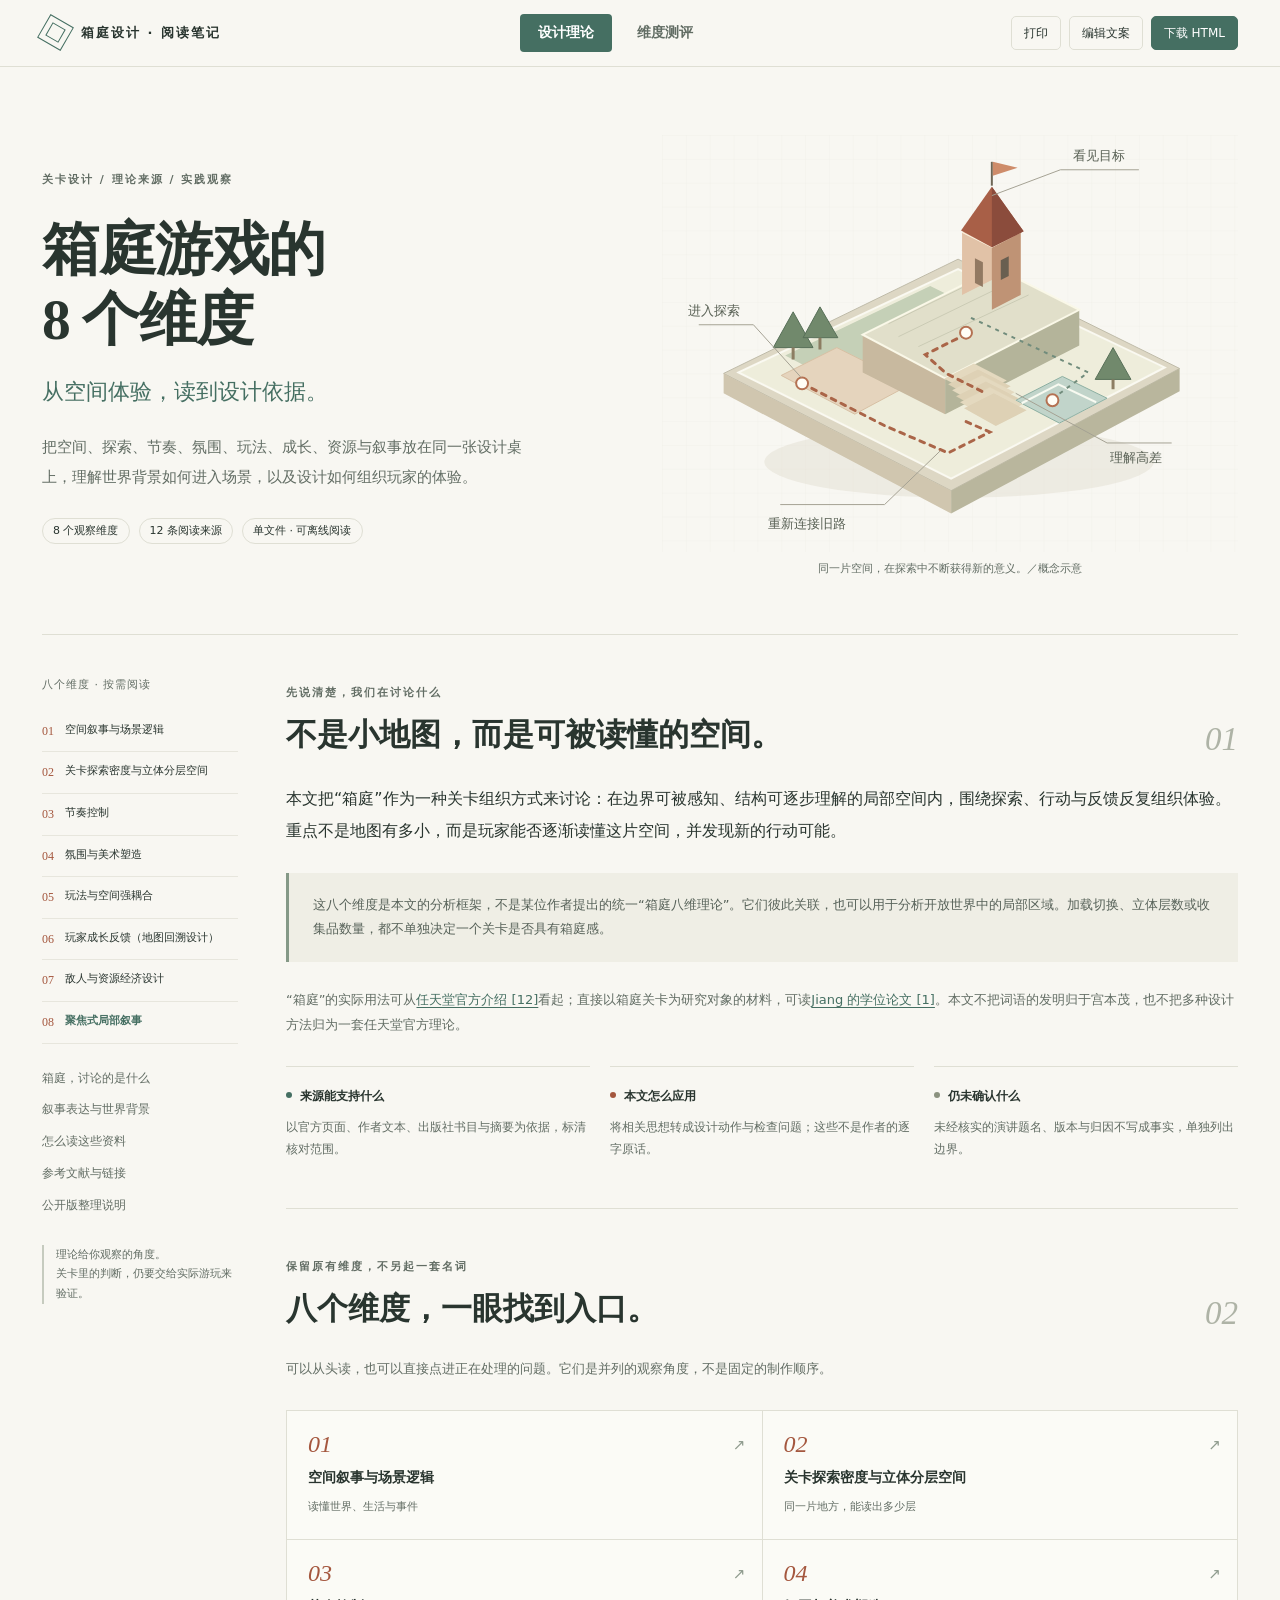
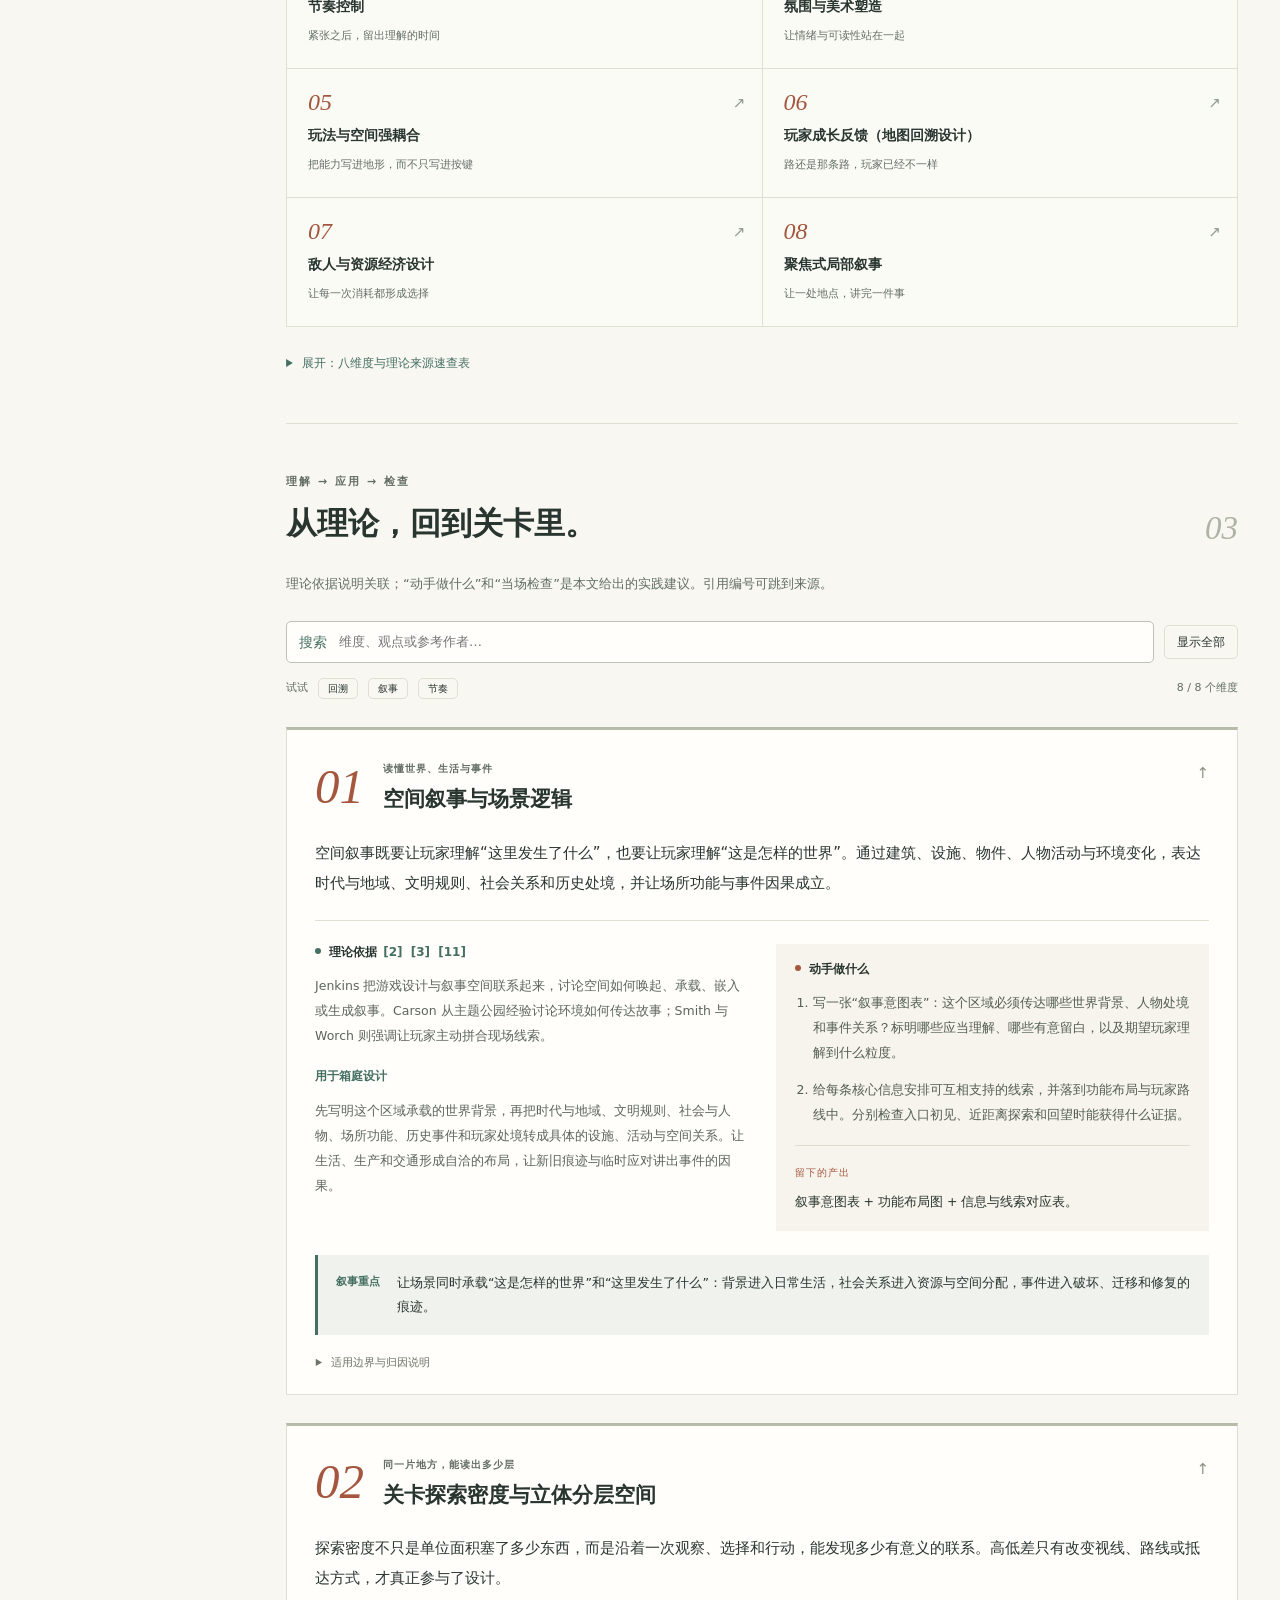
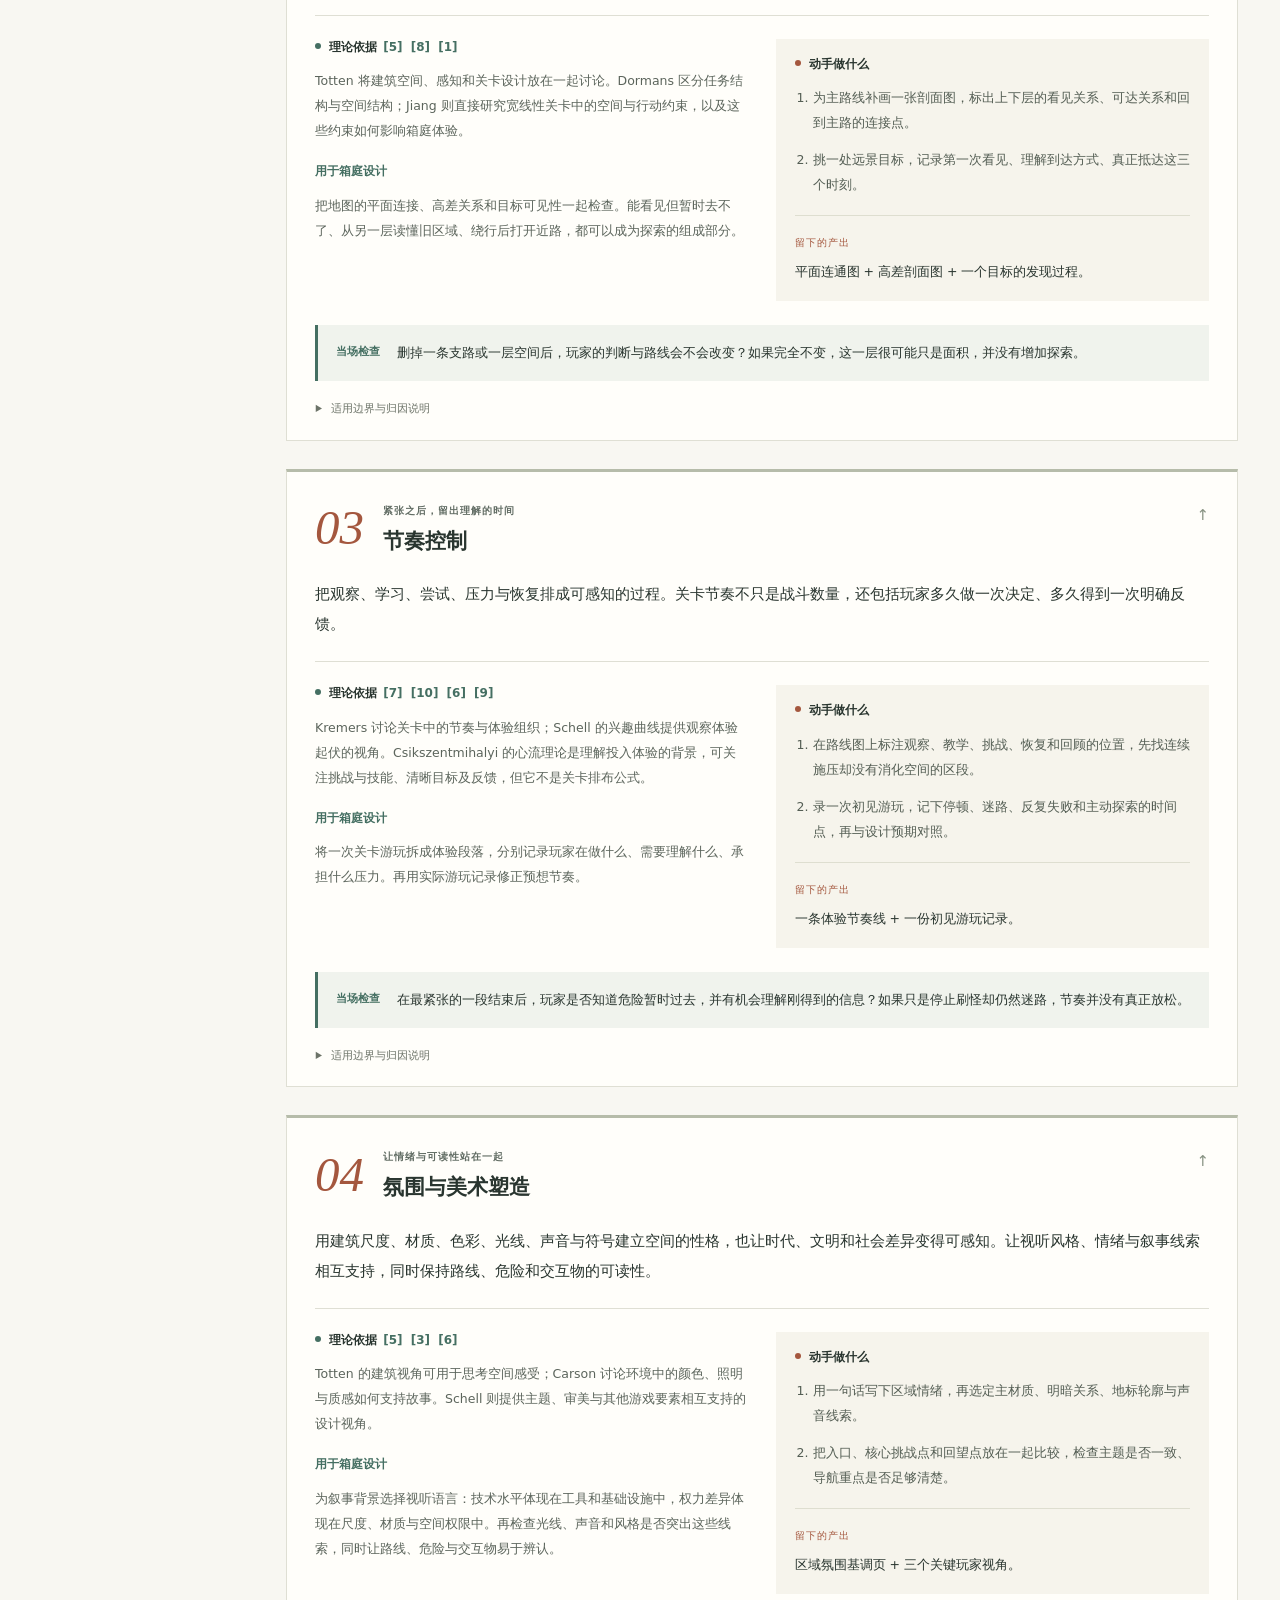
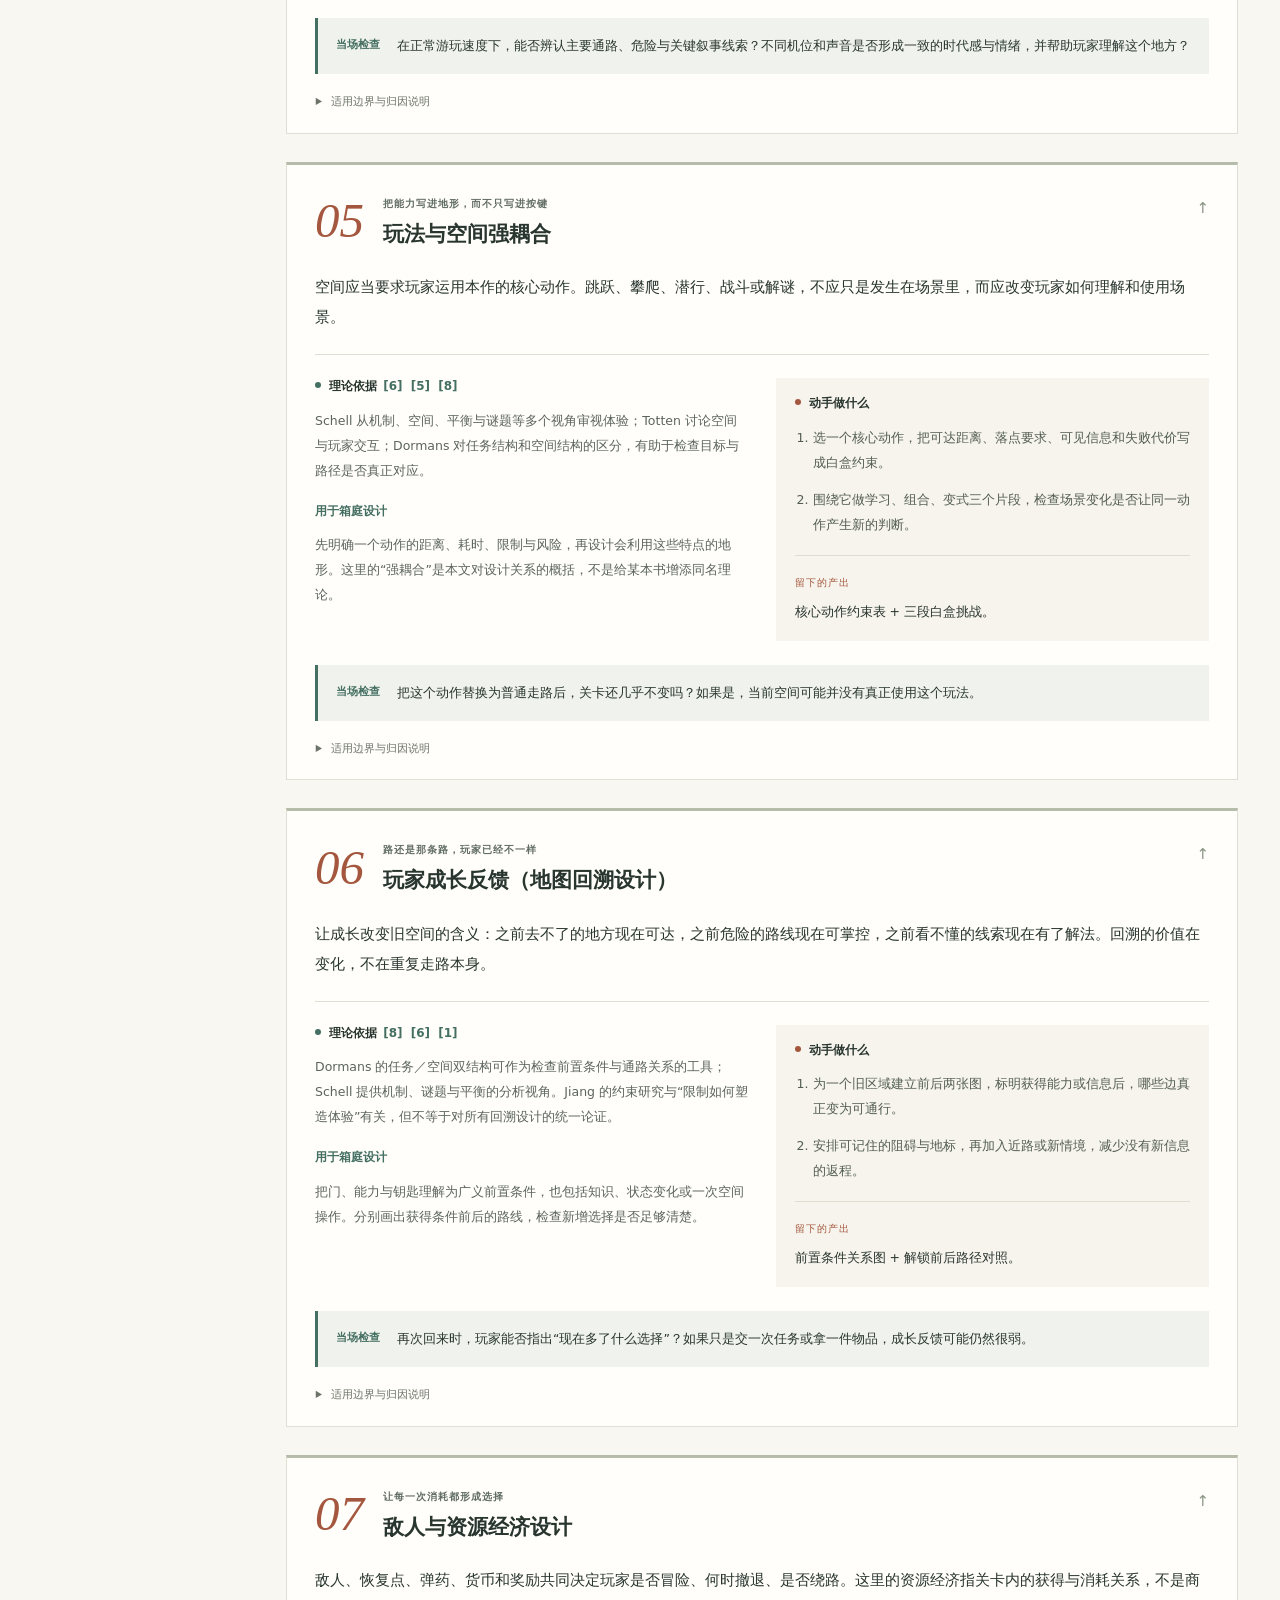
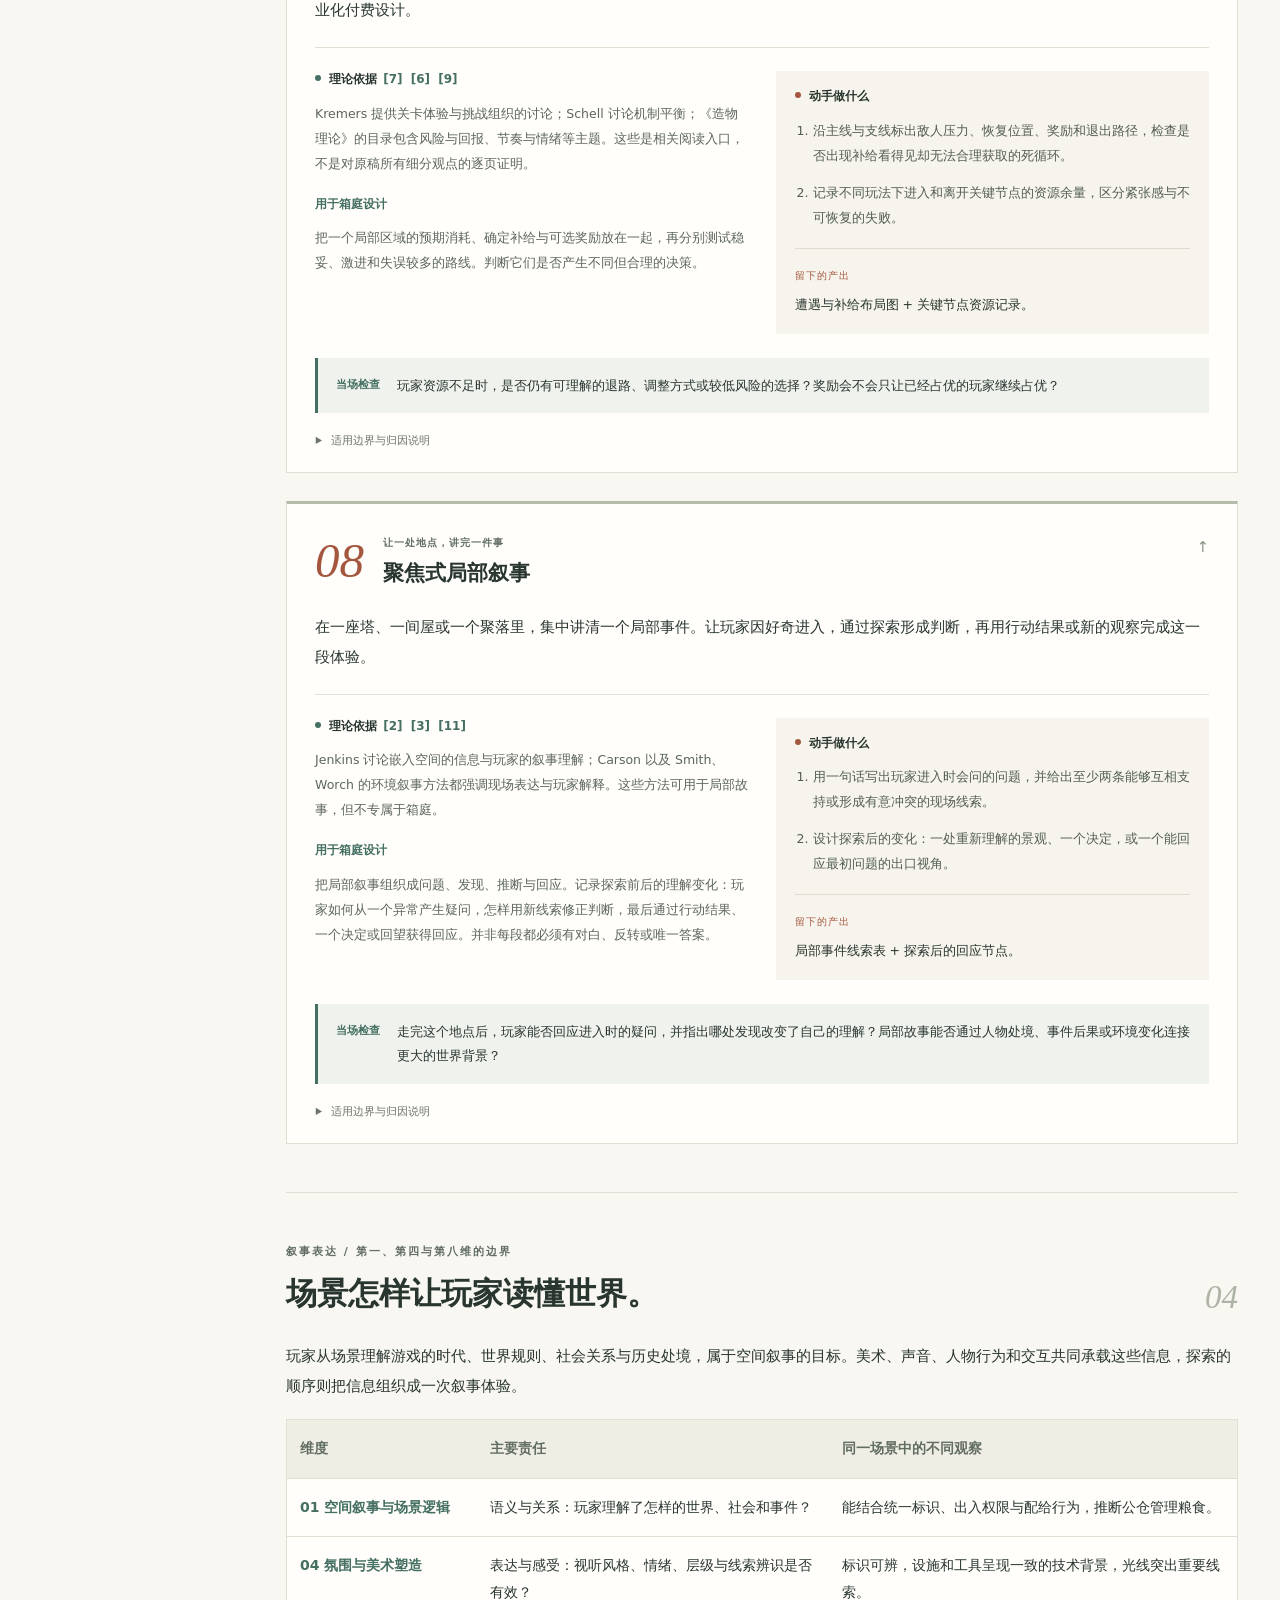
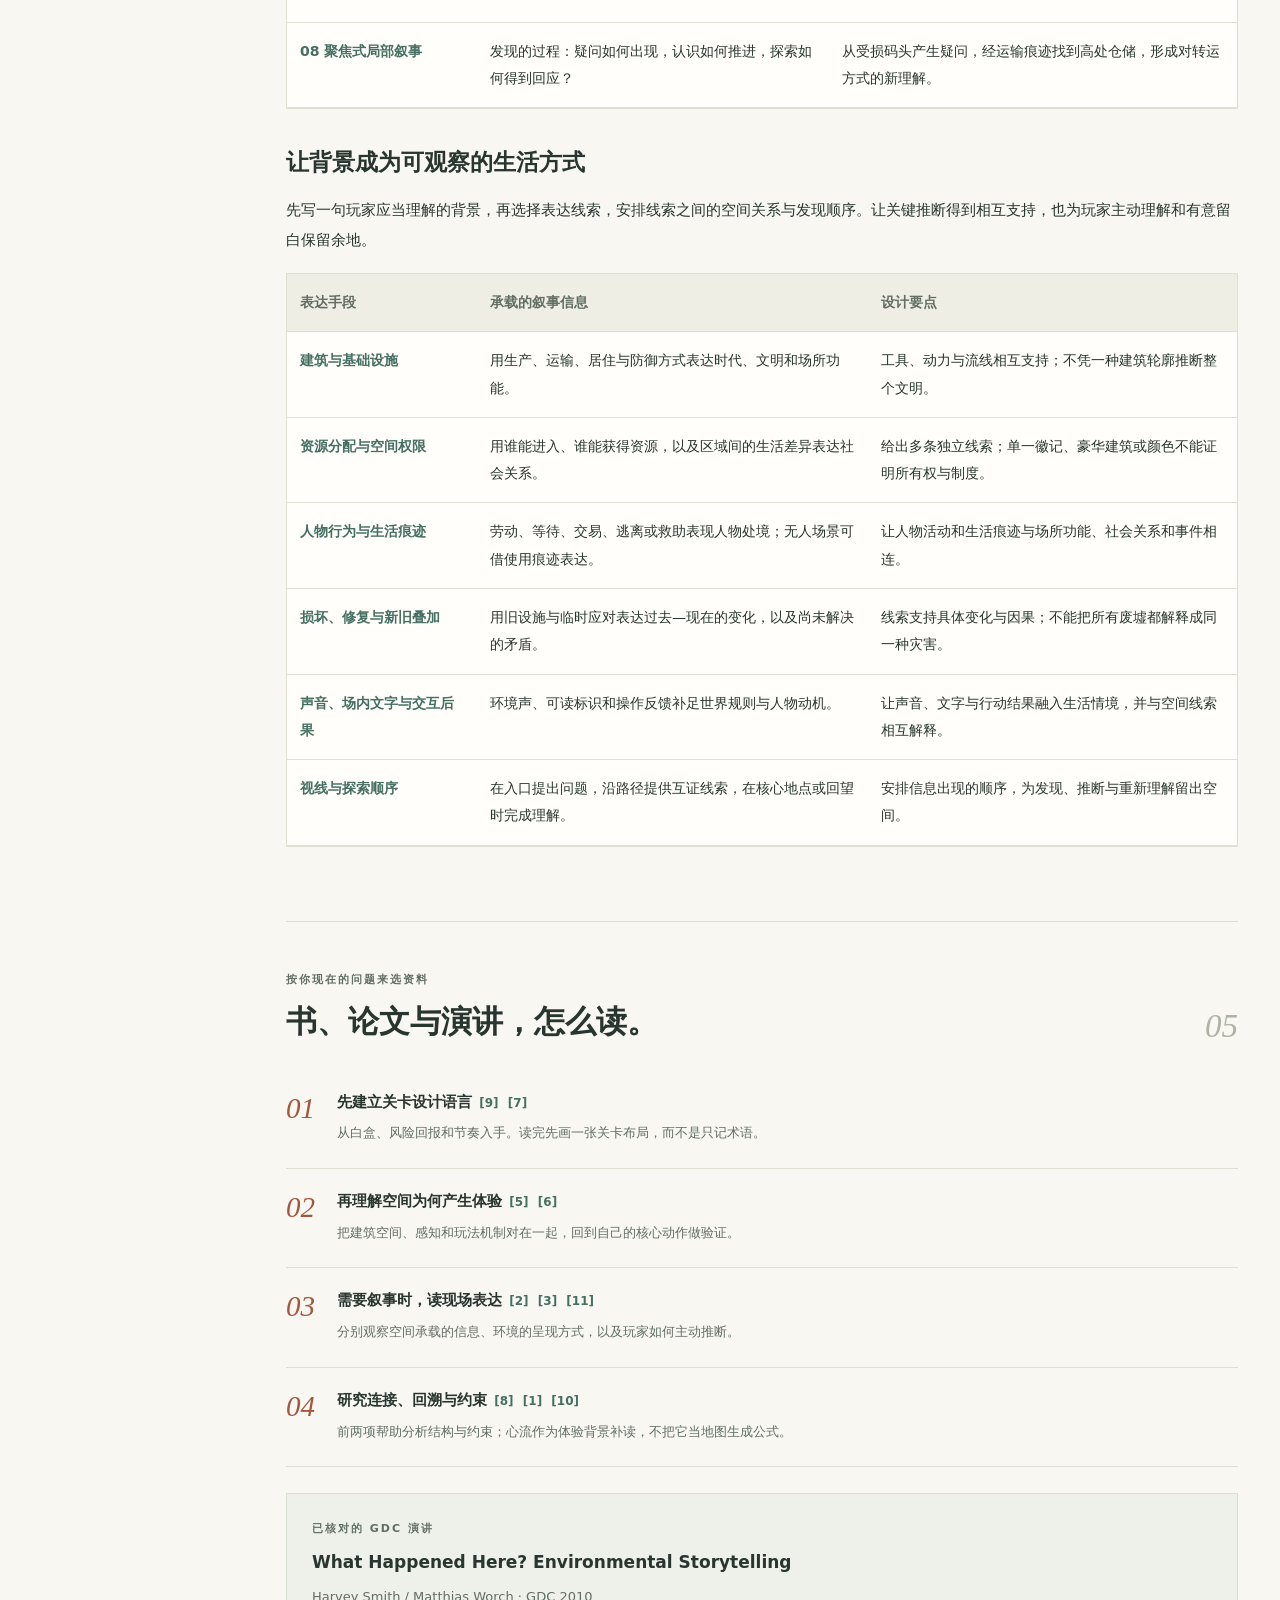
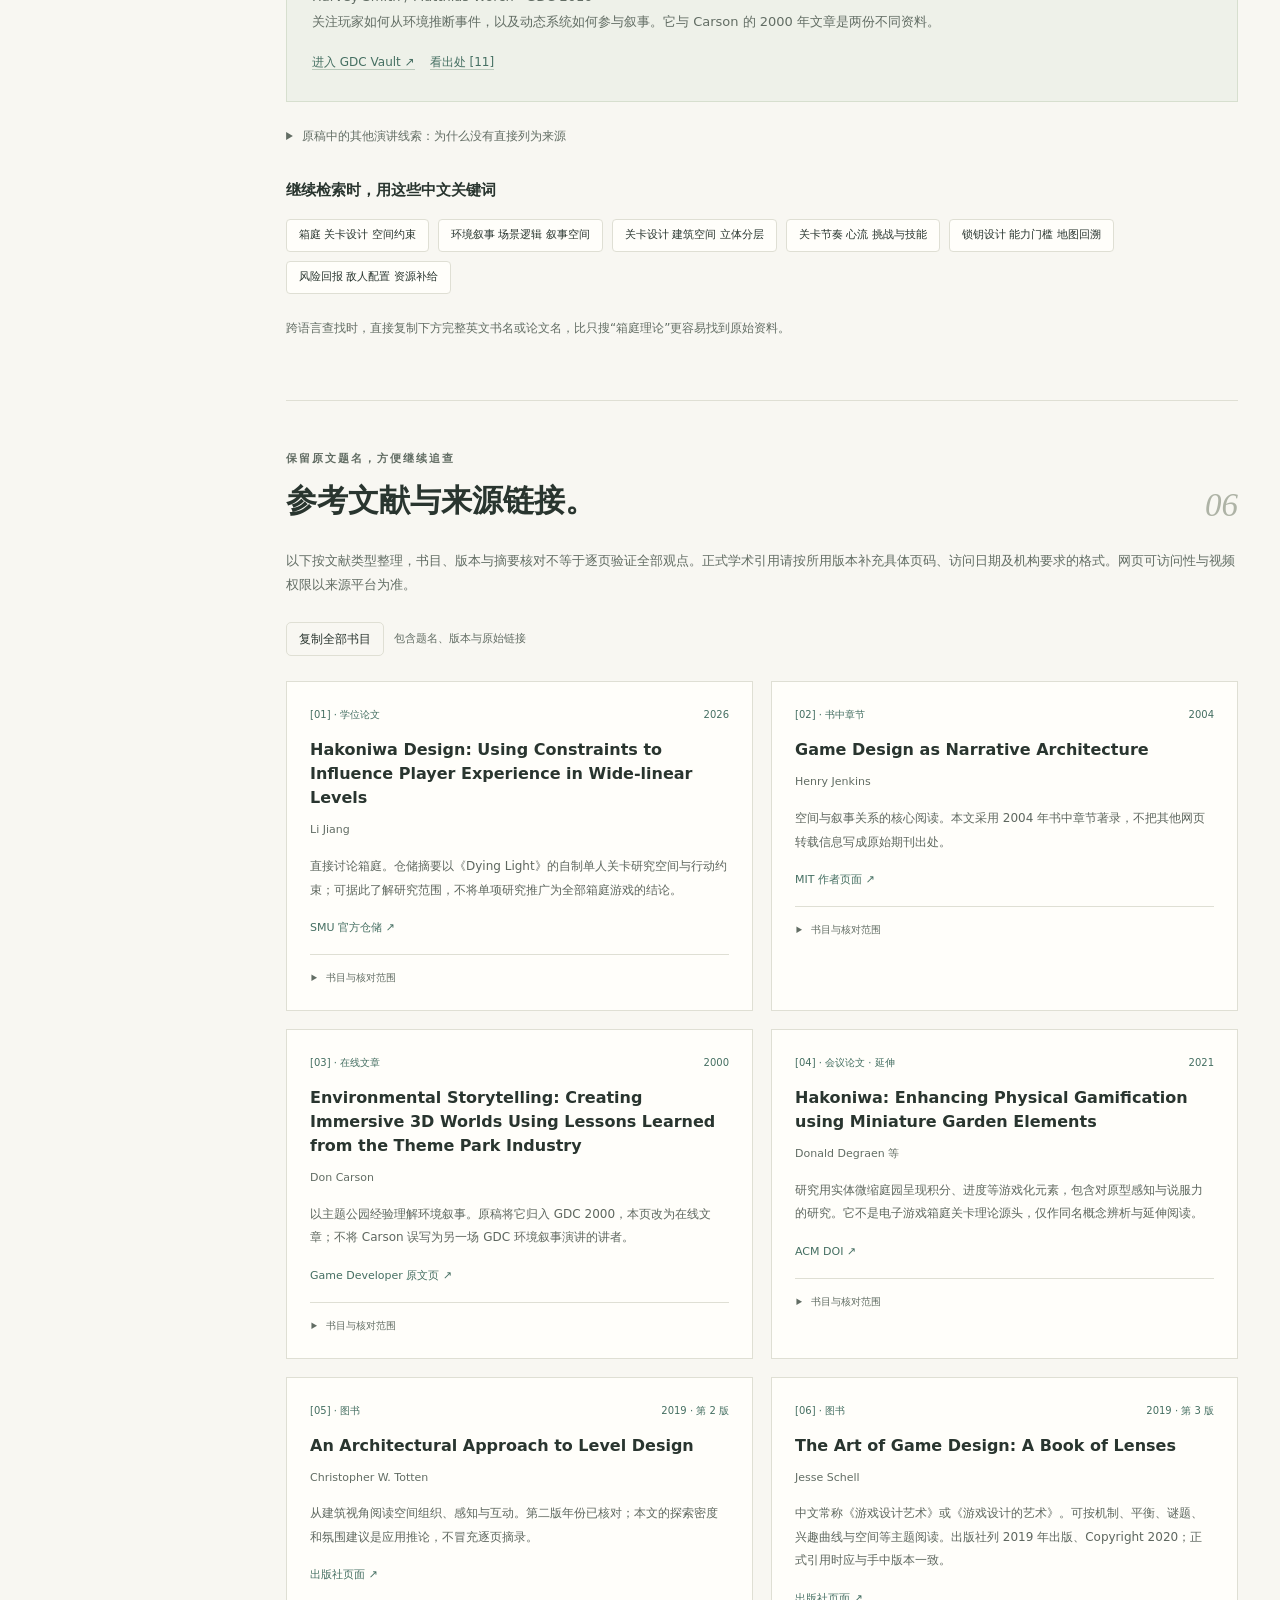
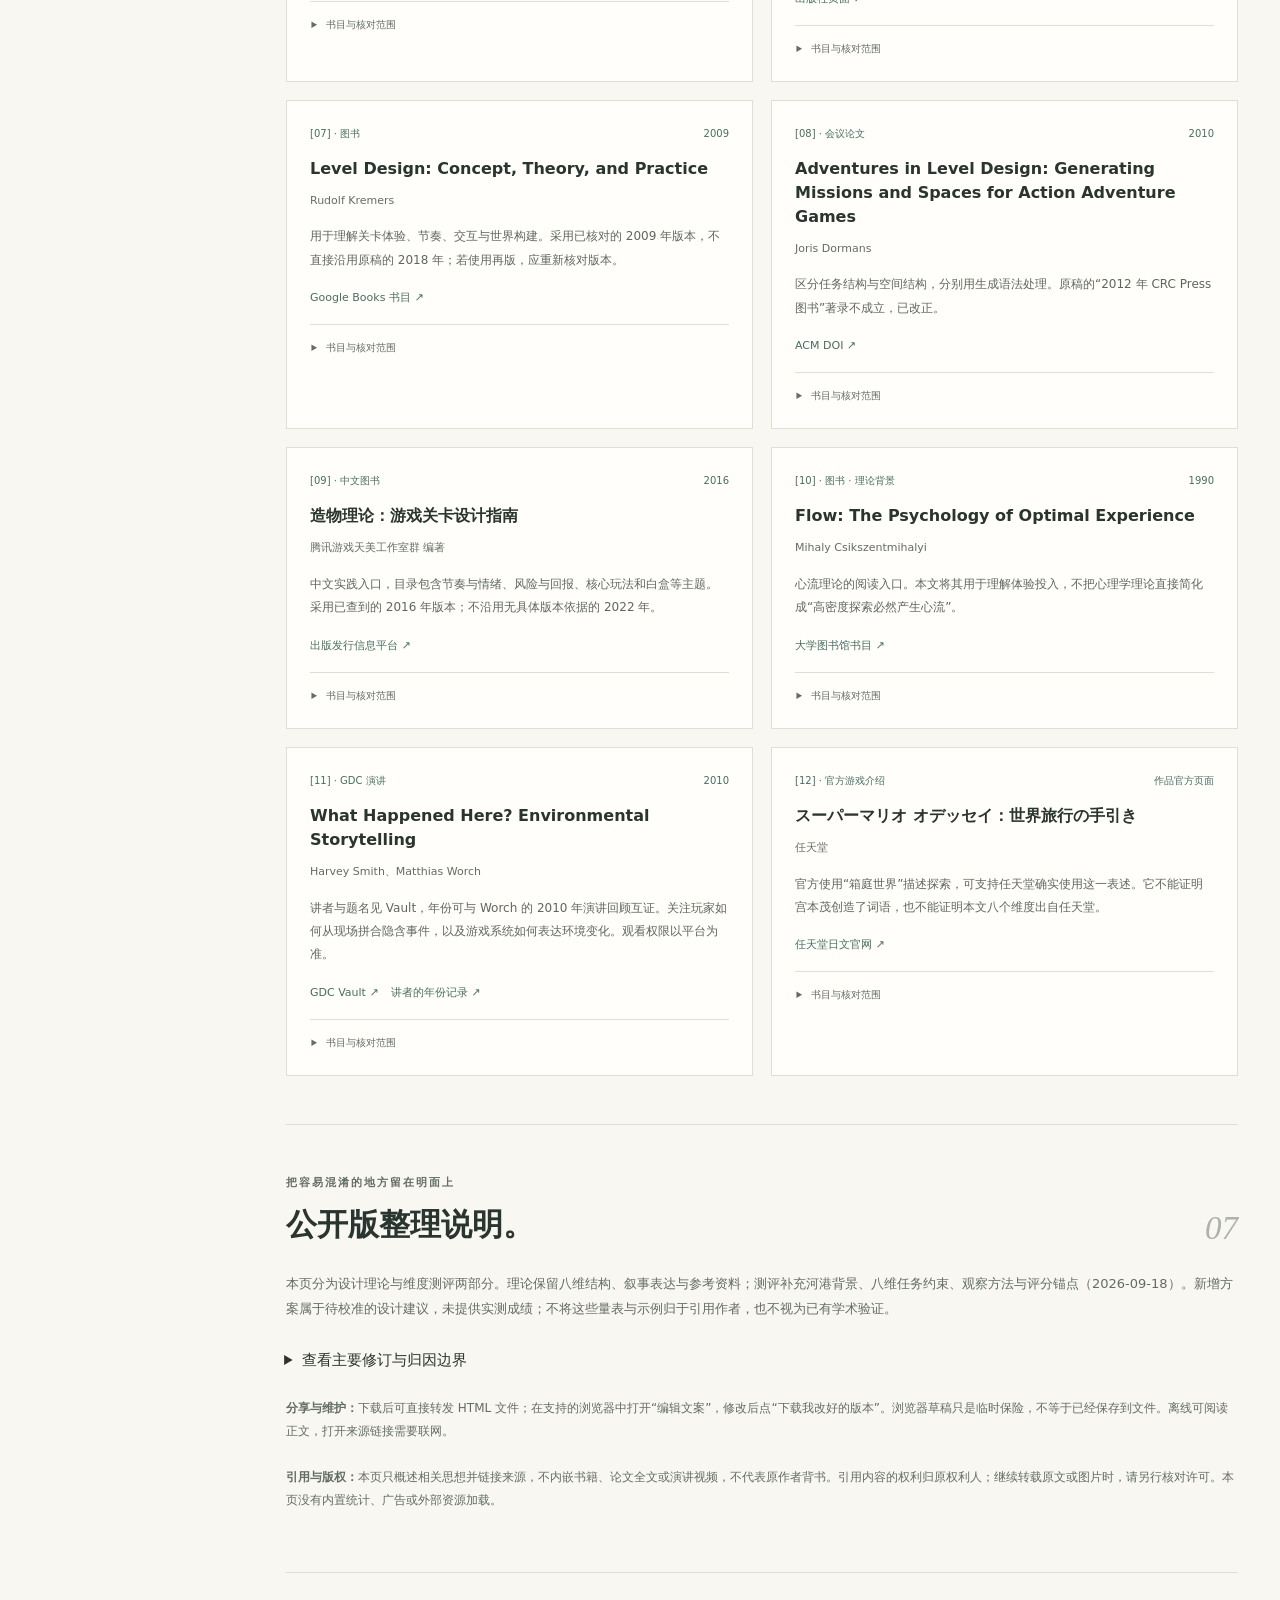
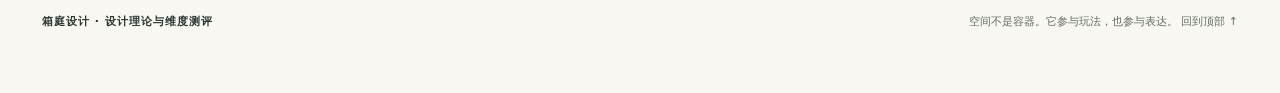
<file: index.html>
<!DOCTYPE html>
<html lang="zh-CN" data-page-node-id="syqUiiacY2STqSAhrzfyke"><head data-page-node-id="KlfApd6OepMcSEbAYzZalu"><meta charset="utf-8" data-page-node-id="34TyOKhKTs7RAg2B2RpU8H"><meta name="viewport" content="width=device-width,initial-scale=1" data-page-node-id="T228Hi5WdRgKCrZZ4EoQR9"><meta name="color-scheme" content="light" data-page-node-id="wJPubJgO48MTY68jIVVOA9"><meta name="description" content="箱庭游戏八维：设计理论、河港叙事案例、固定预算的空间探索实验、八维测评方案、评分锚点与参考资料。" data-page-node-id="rSAVDfpAFNrgNVkyuhSkTT"><title>箱庭游戏的
8 个维度 · 设计理论与维度测评</title><style>
:root{--paper:#f8f7f2;--white:#fffefa;--ink:#29352f;--muted:#626d64;--line:#dfdfd4;--teal:#456f62;--clay:#a4573e;--wash:#efeee5;--serif:"Noto Serif SC","Source Han Serif SC","Songti SC","SimSun",Georgia,serif;--sans:"Microsoft YaHei","PingFang SC",system-ui,sans-serif}
*{box-sizing:border-box}html{scroll-behavior:smooth;scroll-padding-top:100px}body{margin:0;background:var(--paper);color:var(--ink);font:15px/1.9 var(--sans)}a{color:inherit;text-decoration:none}button,input{font:inherit}button,a,input,summary{touch-action:manipulation}button{cursor:pointer}button:focus-visible,a:focus-visible,summary:focus-visible,input:focus-visible{outline:3px solid #a4573e;outline-offset:4px}button:disabled{cursor:not-allowed;opacity:.45}p{margin:0 0 1em}h1,h2,h3,h4{margin:0;font-weight:600;line-height:1.45}h2{font:600 31px/1.45 var(--serif)}h3{font-size:19px}h4{font-size:14px}a.ref-link{font:600 12px var(--sans);color:var(--teal);padding:3px 2px;white-space:nowrap}.ref-link:hover{text-decoration:underline}[hidden]{display:none!important}.js-only{display:none}html.js .js-only{display:flex}.skip{position:fixed;left:16px;top:-80px;z-index:100;background:var(--white);padding:10px}.skip:focus{top:14px}.topbar{position:sticky;top:0;z-index:20;background:#f8f7f2f5;border-bottom:1px solid var(--line);backdrop-filter:blur(12px)}.top-inner{max-width:1376px;padding:14px 42px;margin:auto;display:flex;justify-content:space-between;gap:24px;align-items:center}.brand{font-weight:700;font-size:13px;letter-spacing:2px;display:flex;gap:12px;align-items:center}.brand-mark{width:27px;height:27px;border:1px solid var(--teal);transform:rotate(30deg);display:block;position:relative}.brand-mark:after{content:"";position:absolute;inset:5px;border:1px solid var(--teal)}.tools{gap:8px;align-items:center}.btn{border:1px solid var(--line);background:transparent;border-radius:5px;padding:6px 12px;color:var(--ink);font-size:12px;line-height:1.7}.btn:hover{background:var(--wash)}.btn.primary{background:var(--teal);color:#fff;border-color:var(--teal)}.progress{height:2px;width:0;background:var(--clay);position:absolute;bottom:-1px;left:0}.shell{max-width:1292px;padding:0 42px;margin:auto}.hero{display:grid;grid-template-columns:1.02fr 1fr;align-items:center;padding:68px 0 54px;gap:32px;border-bottom:1px solid var(--line)}.eyebrow{font-size:11px;letter-spacing:2px;color:var(--muted);font-weight:600}.hero h1{white-space:pre-line;font:600 clamp(42px,4.5vw,64px)/1.22 var(--serif);letter-spacing:-1.4px;max-width:460px;margin:24px 0 15px}.subtitle{font-size:22px;color:var(--teal);font-family:var(--serif);margin-bottom:19px}.lead{color:var(--muted);font-size:15px;max-width:480px;line-height:2}.hero-tags{display:flex;flex-wrap:wrap;gap:9px;margin-top:26px;font-size:11px}.hero-tags span{border:1px solid var(--line);padding:2px 10px;border-radius:20px}.hero-art{margin:0}.hero-art svg{width:100%;height:auto;display:block}.hero-art figcaption{color:var(--muted);font-size:11px;text-align:center;margin-top:7px}.page-grid{display:grid;grid-template-columns:196px minmax(0,1fr);gap:48px}.sidebar{padding:40px 0}.side-sticky{position:sticky;top:100px}.side-title{font-size:11px;color:var(--muted);letter-spacing:1px;margin-bottom:15px}.side-nav{display:flex;flex-direction:column}.side-nav a{padding:9px 0;display:flex;gap:11px;border-bottom:1px solid #e7e6dd;font-size:11px;line-height:1.8}.side-nav a span{color:var(--clay);font:12px/1.8 Georgia,serif;padding-top:1px}.side-nav b{font-weight:400}.side-nav a.active{color:var(--teal);font-weight:700}.side-nav a.active b{font-weight:700}.side-links{margin-top:23px;display:flex;flex-direction:column;gap:9px;font-size:12px;color:var(--muted)}.side-note{font-size:11px;line-height:1.8;color:var(--muted);margin-top:28px;border-left:2px solid #c6cbbf;padding-left:12px}.section{padding:48px 0;border-bottom:1px solid var(--line);scroll-margin-top:90px}.section-heading{display:flex;gap:20px;justify-content:space-between;align-items:flex-end;margin-bottom:25px}.section-heading .eyebrow{margin-bottom:9px}.section-no{font:italic 33px Georgia,serif;color:#aeb3a6}.intro-copy{font-size:16px;line-height:2}.scope{padding:20px 24px;background:var(--wash);border-left:3px solid #859987;color:#576259;font-size:13px;margin:26px 0}.scope p:last-child{margin:0}.origin-note{font-size:13px;color:var(--muted)}.origin-note a{color:var(--teal);text-decoration:underline;text-underline-offset:3px}.legend{display:grid;grid-template-columns:repeat(3,1fr);gap:20px;margin-top:28px}.legend div{border-top:1px solid var(--line);padding-top:14px}.legend strong{font-size:12px}.legend p{font-size:12px;color:var(--muted);line-height:1.85;margin:7px 0 0}.dot{display:inline-block;width:6px;height:6px;border-radius:50%;margin:0 8px 2px 0}.teal{background:var(--teal)}.clay{background:var(--clay)}.grey{background:#8b927f}.tiles{display:grid;grid-template-columns:repeat(2,minmax(0,1fr));border-top:1px solid var(--line);border-left:1px solid var(--line);margin-top:28px}.tiles a{padding:20px 35px 20px 21px;position:relative;border-right:1px solid var(--line);border-bottom:1px solid var(--line);background:#fffefa78;transition:background .2s}.tiles a:hover{background:#efeee2}.tile-num{font:italic 24px Georgia,serif;color:var(--clay);display:block;margin-bottom:6px}.tiles strong{display:block;font-size:14px}.tiles small{font-size:11px;color:var(--muted)}.tile-arrow{position:absolute;right:16px;top:20px;color:#8e9b8d}.mapping{margin-top:25px}.mapping>summary{font-size:12px;color:var(--teal)}summary{cursor:pointer;user-select:none;list-style-position:outside;margin-left:16px}details p{margin:12px 0 0}.table-scroll{overflow-x:auto}table{border-collapse:collapse;width:100%;font-size:12px;line-height:1.8;margin:18px 0 0}th,td{text-align:left;padding:13px 11px;border-bottom:1px solid var(--line);vertical-align:top}thead{background:var(--wash);color:var(--muted)}tbody th{font-weight:500}td .ref-link{display:inline-block}.section-desc{font-size:13px;color:var(--muted);margin-bottom:24px}.search-row{gap:10px;flex-wrap:wrap;align-items:center;margin-bottom:15px}.searchbox{display:flex;align-items:center;gap:10px;flex:1;min-width:200px;border:1px solid #bdc4b7;border-radius:5px;padding:7px 12px;background:var(--white)}.searchbox label{color:var(--teal);font-size:14px;white-space:nowrap;flex:none}.searchbox input{border:0;background:transparent;outline:none;width:100%;min-width:0;color:var(--ink);font-size:13px}.searchbox input:focus-visible{outline:none}.searchbox:focus-within{outline:2px solid var(--teal);outline-offset:2px}.search-meta{display:flex;flex-wrap:wrap;gap:10px;align-items:center;color:var(--muted);font-size:11px;margin-bottom:25px}.search-meta .btn{font-size:10px;padding:1px 9px}.search-meta #found{margin-left:auto}.empty{border:1px dashed var(--line);padding:32px;text-align:center;color:var(--muted)}.dimension{border:1px solid var(--line);border-top:3px solid #b6bcaa;background:var(--white);padding:29px 28px 20px;margin-top:28px;scroll-margin-top:95px}.dim-head{display:flex;gap:19px;align-items:center}.dim-num{font:italic 49px/.95 Georgia,serif;color:var(--clay)}.dim-head .eyebrow{font-size:10px;letter-spacing:1px;margin-bottom:6px}.dim-head h3{font-size:21px;font-family:var(--serif)}.to-top{margin-left:auto;align-self:flex-start;font-size:15px;color:#879282}.thesis{font-size:15px;line-height:2;margin:23px 0;padding-bottom:22px;border-bottom:1px solid var(--line)}.dim-grid{display:grid;grid-template-columns:1fr 1fr;gap:27px;font-size:12.5px;line-height:2}.dim-grid h4{font-size:12px;margin-bottom:12px}.dim-grid p{color:#5c655c;margin:0}.subhead{margin-top:20px;color:var(--teal)}.practice{background:#f6f4ec;padding:17px 19px}.practice ol{margin:0 0 0 18px;padding:0;color:#545e54}.practice li+li{margin-top:12px}.output{border-top:1px solid #deded0;margin-top:18px;padding-top:13px}.output>span{font-size:10px;letter-spacing:1px;color:var(--clay)}.output p{margin:5px 0 0;color:var(--ink)}.check{display:flex;gap:17px;background:#f0f3ed;border-left:3px solid var(--teal);padding:16px 18px;margin-top:24px;font-size:12.5px;line-height:1.9}.check-label{flex:none;color:var(--teal);font-size:11px;font-weight:700;padding-top:1px}.check p{margin:0}.boundary{font-size:11px;color:var(--muted);margin-top:18px}.boundary summary{color:#6c7368}.boundary p{padding:4px 15px 0;line-height:1.9}.reading-item{display:flex;gap:22px;padding:22px 0;border-bottom:1px solid var(--line)}.reading-item:last-child{border-bottom:0}.reading-item>span{font:italic 29px Georgia,serif;color:var(--clay)}.reading-item h3{font-size:15px}.reading-item p{color:var(--muted);font-size:13px;margin:8px 0 0}.talk{background:#eef1e9;border:1px solid #d7dfcf;padding:25px;margin-top:26px}.talk h3{font-size:17px;margin:10px 0}.talk p{font-size:13px;color:var(--muted)}.talk a{color:var(--teal);border-bottom:1px solid #b9c9bb;font-size:12px}.unverified{margin-top:23px;font-size:12px;color:var(--muted)}.keywords{display:flex;flex-wrap:wrap;gap:9px;margin-top:18px}.keywords span{border:1px solid var(--line);padding:5px 12px;border-radius:4px;font-size:11px;background:var(--white)}.sources{display:grid;grid-template-columns:repeat(2,minmax(0,1fr));gap:18px}.source{border:1px solid var(--line);padding:23px;background:var(--white);scroll-margin-top:95px;min-width:0}.source-meta{font-size:10px;color:var(--teal);display:flex;justify-content:space-between;gap:8px;margin-bottom:14px;flex-wrap:wrap}.source h3{font-size:16px;font-family:Georgia,var(--sans);line-height:1.5;overflow-wrap:anywhere}.source .author{font-size:11px;color:var(--muted);margin:10px 0 14px}.source-note{font-size:12px;line-height:1.95;color:#5e675f}.source-links{display:flex;gap:12px;flex-wrap:wrap;font-size:11px;color:var(--teal);margin-top:16px}.source-links a:hover{text-decoration:underline}.source details{border-top:1px solid var(--line);padding-top:13px;margin-top:15px;font-size:10px;color:var(--muted)}.citation{font-size:11px;overflow-wrap:anywhere;user-select:text;line-height:1.8;color:#545d55}.verified{font-size:10px;color:var(--teal)}.cite-tools{gap:10px;margin-bottom:25px;flex-wrap:wrap;align-items:center;font-size:11px;color:var(--muted)}.citation-box{width:100%;min-height:260px;padding:15px;font:12px/1.8 var(--sans);margin:0 0 20px;background:var(--white);border:1px solid var(--line);color:var(--ink)}.corrections{font-size:12px}.corrections td:first-child{width:40%;color:var(--clay)}.editor-note{margin-top:23px;font-size:12px;color:var(--muted)}.footer{padding:39px 0 50px;display:flex;justify-content:space-between;gap:20px;color:var(--muted);font-size:11px}.footer b{color:var(--ink);letter-spacing:1px}.draftbar{position:sticky;top:66px;z-index:19;background:#fbf1df;border-bottom:1px solid #e7d7b3;padding:11px 30px;font-size:12px;display:flex;align-items:center;justify-content:center;gap:13px}.editbar{background:#eaf0e5;padding:10px 18px;border-bottom:1px solid #cad6c1;font-size:12px;display:flex;justify-content:center;gap:12px;align-items:center;flex-wrap:wrap}.editing [data-f]{outline:1px dashed #93aa87;outline-offset:3px;cursor:text;border-radius:1px}.editing [data-f]:focus{outline:2px solid var(--teal);background:#f9fff2}.editing .boundary{display:block}.editing .dim-head h3{min-width:100px}.editing .dimension{border-top-color:var(--teal)}.status{position:fixed;bottom:18px;right:22px;max-width:min(530px,calc(100vw - 44px));font-size:12px;line-height:1.8;background:#fffdf4;border:1px solid #bdc8b6;padding:11px 18px;border-radius:5px;z-index:40;box-shadow:0 6px 24px #29352f0c}.noscript{padding:15px;border:1px solid var(--line);margin:20px 0;font-size:12px}.print-url{display:none}:target{scroll-margin-top:98px}article:target{outline:2px solid #acb9a0;outline-offset:3px}
@media(min-width:1500px){.hero h1{font-size:66px}}
@media(max-width:1080px){.page-grid{grid-template-columns:150px minmax(0,1fr);gap:30px}.shell{padding:0 28px}.top-inner{padding:14px 28px}.sidebar .side-nav a{font-size:10px}.hero h1{font-size:49px}.dimension{padding:24px}.dim-grid{gap:19px}.sources{grid-template-columns:1fr}}
@media(max-width:800px){.page-grid{display:block}.sidebar{display:none}.hero{padding:38px 0;gap:15px}.hero h1{font-size:42px;max-width:300px}.subtitle{font-size:19px}.hero-art{min-width:0}.hero-tags{gap:6px}.brand{font-size:11px;letter-spacing:1px}.tools .btn{font-size:11px;padding:5px 9px}.section{padding:35px 0}.sources{grid-template-columns:1fr 1fr}}
@media(max-width:600px){html{scroll-padding-top:110px}.shell{padding:0 19px}.top-inner{padding:10px 19px;gap:10px;flex-wrap:wrap}.brand{font-size:11px}.brand-mark{width:21px;height:21px}.tools{gap:6px;flex:1;justify-content:flex-end}.tools .btn{font-size:10px;padding:5px 7px}.tools #print{display:none}.hero{display:block;padding:35px 0 24px}.hero h1{font-size:45px;max-width:340px;margin:18px 0 14px}.hero .eyebrow{font-size:10px}.subtitle{font-size:21px}.lead{font-size:13px}.hero-art{max-width:430px;margin:20px auto 0}.hero-art figcaption{font-size:9px}.hero-tags{margin-top:18px}.hero-tags span{font-size:10px}.section-heading{gap:10px;margin-bottom:20px}h2{font-size:27px}.section-no{font-size:27px}.intro-copy{font-size:14px}.scope{padding:17px;font-size:12px}.legend{grid-template-columns:1fr;gap:15px}.legend p{margin-top:4px}.tiles a{padding:15px 25px 15px 14px}.tiles strong{font-size:12px;line-height:1.8}.tiles small{font-size:10px;display:block;margin-top:5px}.tile-num{font-size:21px}.tile-arrow{right:11px;top:15px}.dimension{padding:20px 17px 17px;margin-top:22px}.dim-head{gap:13px}.dim-num{font-size:40px}.dim-head h3{font-size:19px}.dim-head .eyebrow{font-size:9px}.dim-grid{grid-template-columns:1fr;gap:20px;font-size:12px}.thesis{font-size:14px;margin:20px 0;line-height:1.95}.practice{padding:17px}.check{display:block;padding:14px;font-size:12px}.check-label{display:block;margin-bottom:6px}.sources{grid-template-columns:1fr}.source{padding:22px}.reading-item{gap:16px}.reading-item h3{font-size:14px}.reading-item p{font-size:12px}.talk{padding:20px}.corrections th,.corrections td{font-size:11px;padding:10px 7px}.footer{display:block;font-size:10px}.footer p{margin-top:10px}.draftbar{top:53px;flex-wrap:wrap;padding:10px 15px;gap:8px}.editbar{font-size:11px}.section-desc{font-size:12px}table{font-size:11px}th,td{padding:10px 7px}.mapping td:last-child{min-width:66px}.to-top{font-size:13px}.status{font-size:11px;right:15px;bottom:15px;max-width:calc(100vw - 30px)}}
@media(prefers-reduced-motion:reduce){html{scroll-behavior:auto}*{transition:none!important}}
@media print{@page{size:A4;margin:16mm}html{scroll-behavior:auto}body{background:#fff;color:#222;font-size:10pt}.topbar,.sidebar,.js-only,.editbar,.draftbar,.status,.to-top,.skip,.hero-tags,.search-meta,.empty{display:none!important}.shell{padding:0;max-width:none}.page-grid{display:block}.hero{padding:0 0 22px;gap:20px;grid-template-columns:1fr 1fr}.hero h1{font-size:35px}.hero-art figcaption{font-size:8px}.lead{font-size:11px}.section{padding:24px 0}.section h2{font-size:25px}.dimension{display:block!important;padding:20px;margin-top:20px;break-inside:avoid}.dimension h3{font-size:19px}.dim-grid{grid-template-columns:1fr 1fr;font-size:10px}.thesis{font-size:12px}.check{font-size:10px}.sources{grid-template-columns:1fr 1fr}.source{break-inside:avoid;padding:15px}.source h3{font-size:13px}.source-note{font-size:10px}.source-links a:after{content:" " attr(href);font-size:8px;overflow-wrap:anywhere}.tiles{grid-template-columns:repeat(2,1fr)}.tiles a{padding:12px}.tiles strong{font-size:11px}.legend{grid-template-columns:repeat(3,1fr)}details:not([open])>*:not(summary){display:block!important}.boundary p{padding:0}.corrections{font-size:10px}[data-f]{outline:none!important}.footer{padding:22px 0}.section-no{font-size:22px}.scope{padding:13px}.source:target,.dimension:target{outline:none}}

/* Narrative and evaluation additions: reuse the original editorial palette. */
.evaluation-cards{display:grid;grid-template-columns:1fr 1fr;gap:12px;margin:24px 0 36px}.evaluation-cards>a{display:flex;align-items:flex-start;gap:14px;padding:18px 16px;border:1px solid var(--line);background:var(--white);transition:border-color .15s,background .15s}.evaluation-cards>a:hover{border-color:var(--teal);background:var(--wash)}.eval-card-no{font:italic 25px Georgia,serif;color:var(--clay);line-height:1.4}.evaluation-cards strong{display:block;font-size:14px;line-height:1.8;color:var(--teal)}.evaluation-cards div>span{display:block;font-size:12px;line-height:1.85;color:var(--muted);margin-top:6px}.rubric-heading{display:flex;align-items:flex-start;gap:20px;margin:4px 0 24px}.eval-index{font:italic 48px/1.25 Georgia,serif;color:var(--clay)}.supplement .rubric-heading h3{margin:0 0 6px;font-size:25px}.rubric-focus{font-size:13px;color:var(--muted);margin:0}.rubric-thesis{font:600 18px/1.9 var(--serif);color:var(--teal)}.dimension-evaluation{border-top:1px solid var(--line);padding-top:40px;margin-top:56px;scroll-margin-top:110px}.compact-protocol{padding-left:24px;margin:16px 0 25px}.compact-protocol li{padding:6px 0 10px}.river-brief{border:1px solid var(--line);background:var(--wash);padding:6px 25px;margin:20px 0}.river-brief>div{padding:15px 0;border-bottom:1px solid var(--line)}.river-brief>div:last-child{border-bottom:0}.river-brief h5{font:600 16px/1.7 var(--serif);color:var(--teal);margin:0 0 8px}.river-brief p{margin:0;font-size:14px;line-height:2}.discovery-sequence{display:grid;grid-template-columns:repeat(4,1fr);gap:12px;margin:20px 0}.discovery-sequence>div{padding:16px 14px;border-top:2px solid var(--teal);background:var(--wash)}.discovery-sequence strong{font-size:15px;color:var(--teal)}.discovery-sequence p{font-size:13px;line-height:1.85;margin:8px 0 0}.assessment-directory{display:grid;gap:3px}.assessment-directory a{display:flex;gap:10px;padding:8px 0;font-size:12px;line-height:1.65;color:var(--muted)}.assessment-directory a:hover,.assessment-directory a:hover b{color:var(--teal)}.assessment-directory a>span{color:var(--clay);font:italic 16px/1.4 Georgia,serif}.assessment-directory b{font-weight:500}.assessment-directory>a:first-child{color:var(--teal);font-weight:600;padding:0 0 14px;margin-bottom:7px;border-bottom:1px solid var(--line)}#evaluation-view .side-sticky{max-height:calc(100vh - 125px);overflow-y:auto;padding-right:8px;scrollbar-width:thin}.report-template{padding-top:20px;border-top:1px solid var(--line);margin-top:50px}
@media(max-width:1080px){.evaluation-cards{gap:9px}.evaluation-cards>a{padding:15px 12px;gap:10px}.discovery-sequence{grid-template-columns:1fr 1fr}}
@media(max-width:600px){.evaluation-cards{grid-template-columns:1fr}.evaluation-cards>a{padding:15px 17px}.evaluation-cards strong{font-size:15px}.evaluation-cards div>span{font-size:13px}.supplement .rubric-heading h3{font-size:22px}.rubric-heading{gap:15px}.eval-index{font-size:38px}.rubric-thesis{font-size:17px}.river-brief{padding:3px 18px}.discovery-sequence{gap:8px}.dimension-evaluation{scroll-margin-top:140px}}
@media print{.evaluation-cards{display:none}.dimension-evaluation{break-before:page}.rubric-heading{break-after:avoid}.river-brief{background:none}.discovery-sequence{grid-template-columns:repeat(4,1fr)}.discovery-sequence>div{break-inside:avoid}.rubric-thesis{font-size:12pt}}
.supplement-nav{display:flex;flex-wrap:wrap;gap:10px;padding:26px 0 0;font-size:13px}.supplement-nav a,.supplement-link a{color:var(--teal);text-decoration:underline;text-underline-offset:4px}.supplement-nav a{border:1px solid var(--line);padding:7px 12px;background:var(--white)}
.narrative-detail{border-top:1px solid var(--line);margin-top:26px;padding-top:24px;font-size:14px;line-height:1.95}.narrative-detail>h4{font-size:17px;margin:24px 0 12px}.narrative-detail>h4:first-child{margin-top:0}.narrative-detail>p{color:var(--muted)}
.supplement{font-size:15px;line-height:2}.supplement h3{font:600 23px/1.55 var(--serif);margin:36px 0 14px}.supplement h4{font-size:17px;margin:28px 0 12px}.supplement .check{font-size:14px}.eval-table{font-size:14px;line-height:1.95;margin:0;min-width:620px}.eval-table th,.eval-table td{padding:15px 13px}.eval-table tbody th{font-weight:600;color:var(--teal);width:20%}.eval-scroll{margin:18px 0 26px;border:1px solid var(--line);background:var(--white);overscroll-behavior-x:contain}.eval-scroll:focus-visible{outline:2px solid var(--teal);outline-offset:3px}.example-prompt{margin:18px 0;padding:20px 23px;border-left:3px solid var(--clay);background:var(--wash);font-size:15px}.protocol-list{padding-left:25px}.protocol-list>li{padding:12px 0 7px;border-bottom:1px solid var(--line)}.protocol-list strong{color:var(--teal)}.protocol-list p{margin:5px 0 8px}.supplement-link{display:flex;gap:15px;flex-wrap:wrap;font-size:13px}
.view-nav{display:flex;gap:7px;align-items:center;margin:0 auto}.view-nav a{font-size:14px;font-weight:600;line-height:1.7;padding:7px 18px;border-radius:4px;color:var(--muted);white-space:nowrap}.view-nav a:hover{background:var(--wash)}.view-nav a[aria-current="page"]{background:var(--teal);color:#fff}.view-panel{scroll-margin-top:100px}.assessment-intro{padding:22px 25px;border-left:3px solid var(--teal);background:var(--wash)}.assessment-status{font-size:12px;color:var(--teal);letter-spacing:1px}.assessment-intro h3{margin:8px 0 12px}.assessment-intro p{margin:0;color:var(--muted)}.assessment-sections{display:flex;flex-wrap:wrap;gap:8px;margin:20px 0 28px}.assessment-sections a{font-size:14px;padding:6px 15px;border:1px solid var(--line);background:var(--white);color:var(--teal);border-radius:4px}.assessment-sections a:hover{background:var(--wash)}.assessment-current{display:block;border-top:1px solid var(--line);border-bottom:1px solid var(--line);padding:17px 0}.assessment-current>span{display:block;font:italic 28px Georgia,serif;color:var(--clay);margin-bottom:9px}.assessment-current b{font-size:14px;line-height:1.9;color:var(--teal);display:block}.theory-return{margin-top:22px;font-size:12px;color:var(--teal)}.evaluation-subsection{scroll-margin-top:115px}.pending-dimensions{border:1px solid var(--line);padding:18px 22px;background:var(--white);margin-top:36px;font-size:14px;scroll-margin-top:115px}.pending-dimensions summary{color:var(--muted)}.pending-dimensions ol{padding-left:25px;margin:20px 0 0}.pending-dimensions li{padding:10px 0;border-bottom:1px solid var(--line);color:var(--muted)}.pending-dimensions li:last-child{border-bottom:0}.pending-dimensions small{margin-left:12px;font-size:12px;color:var(--muted)}#evaluation>.section-heading .section-no{font-size:23px;white-space:nowrap}#evaluation{border-bottom:0}
@media(max-width:600px){.supplement-nav{gap:8px;font-size:12px}.supplement-nav a{padding:6px 9px}.supplement{font-size:15px}.narrative-detail{font-size:14px}.eval-table{font-size:14px;min-width:600px}.eval-table th,.eval-table td{padding:12px}.supplement h3{font-size:21px}.example-prompt{padding:16px 18px}.narrative-detail .check{font-size:13px}}
@media(max-width:800px){.top-inner{flex-wrap:wrap}.view-nav{order:3;flex-basis:100%;margin:0;border-top:1px solid var(--line);padding-top:10px}.view-nav a{flex:1;text-align:center;font-size:14px}.top-inner{gap:10px}.top-inner>.brand{white-space:nowrap}.tools{flex:0 0 auto}.tools .btn{white-space:nowrap}.view-panel,.evaluation-subsection,:target{scroll-margin-top:130px}.assessment-intro{padding:18px}.assessment-sections{gap:7px}.assessment-sections a{padding:6px 12px;font-size:14px}.draftbar{top:110px}}
@media(max-width:360px){.top-inner .brand-mark{display:none}.top-inner>.brand{font-size:10px;letter-spacing:0}}
@media print{.supplement-nav{display:none}.eval-scroll{overflow:visible;border:0}.eval-table{min-width:0;font-size:9pt;line-height:1.6}.eval-table th,.eval-table td{padding:8px}.eval-table tr{break-inside:avoid}.eval-table thead{display:table-header-group}.narrative-detail,.supplement{font-size:10pt}.narrative-detail h4{font-size:12pt}.dimension:has(.narrative-detail){break-inside:auto}.example-prompt{font-size:10pt}.supplement h3{font-size:15pt}.supplement .check{font-size:10pt}}
@media print{.view-nav,.assessment-sections,.supplement-link,.pending-dimensions{display:none!important}.assessment-intro{padding:12px}.assessment-status{font-size:9pt}.view-panel[hidden]{display:none!important}}
/* The document already reserves header space with scroll-padding-top. */
#evaluation,#narrative-rubric,.dimension-evaluation,.evaluation-subsection{scroll-margin-top:16px}
.rubric-heading h3{text-wrap:balance}
@media(max-width:600px){.eval-scroll:before{content:'横向滑动查看完整表格 →';display:block;position:sticky;left:0;padding:8px 12px;color:var(--muted);font-size:11px;line-height:1.7;background:var(--wash);border-bottom:1px solid var(--line)}}
</style></head>
<body data-page-node-id="O68LFTF4SyrIjFdzAPhBYC"><a class="skip" href="#main" data-page-node-id="ogS4EssHArtRK5AU3FvalM">跳到正文</a>
<header class="topbar" data-page-node-id="UXnVJ3exnl8ULFX3pWpt8h"><div class="top-inner" data-page-node-id="uATGMZGrvEHZLlSWmV6Qdo"><a class="brand" href="#top" data-page-node-id="TuB8yiyk64KoMuYmJp00kF"><span class="brand-mark" aria-hidden="true" data-page-node-id="WJUhiQ9HxIQ7b06Z8oCAnO"></span>箱庭设计 · 阅读笔记</a><nav class="view-nav" aria-label="内容板块" data-page-node-id="M7gBo6Vj49BJZaldkCNMr1"><a href="#theory" data-view-link="theory" aria-current="page" data-page-node-id="GAkWdTF7nX4SJBPDoLkA25">设计理论</a><a href="#evaluation" data-view-link="evaluation" data-page-node-id="MbwlZx1W2frCYbBymSfIj2">维度测评</a></nav><div class="tools js-only" data-page-node-id="6s576m83r5btcSukdF9ujo"><button class="btn" id="print" data-page-node-id="5KHU49RLPlmzs50rGfG8mv">打印</button><button class="btn" id="edit" aria-pressed="false" data-page-node-id="lHafHtQY1IgM4mq427fIk7">编辑文案</button><button class="btn primary" id="download" data-page-node-id="ozFoms5nCThFCETqrCOugR">下载 HTML</button></div></div><div class="progress" id="progress" aria-hidden="true" data-page-node-id="nU1fsAsyEqMAi5QFbdvIY9"></div></header>
<div class="draftbar" id="draftbar" hidden data-page-node-id="MX5A9voozrvIqI1kFcRPJh"><span data-page-node-id="t0JFVxs9PeGudcoo94D1J1">发现这份文档在本浏览器中的未导出草稿。</span><button class="btn" id="restore" data-page-node-id="focVVyGBSnFeTcizzWYiKD">恢复草稿</button><button class="btn" id="dismiss-draft" data-page-node-id="k6Dl7h4BFtyyaiAM3O7cu6">忽略草稿</button></div>
<div class="editbar" id="editbar" hidden data-page-node-id="ZfpX3PQnrNUMLL16UruAji"><span data-page-node-id="fhTL5ilLP1TPqVWjmkd87J">虚线内可编辑 · 书目链接保持不变</span><strong id="edit-status" data-page-node-id="afFdXDBUX7UjfdCFv4maC9">改完下载新版，保留这一份</strong><button class="btn" id="download-edit" data-page-node-id="6vv82yKsOYhdhtl0H3HoV3">下载我改好的版本</button></div>
<div class="shell" id="top" data-page-node-id="sOROGWjB3nNzeLwMbTKjXZ"><div class="view-panel" id="theory" data-view-panel="theory" data-page-node-id="wmx0jtdUC69WAWlQxFYi6L"><section class="hero" data-page-node-id="U87pfpHu61UDGnXVwL1eAM"><div data-page-node-id="lTLVihNdLWDpYA7fsa6hHr"><div class="eyebrow" data-page-node-id="fFeo1HjquxIQYkGePQjws7">关卡设计 / 理论来源 / 实践观察</div><h1 class="" data-f="meta.title" data-page-node-id="Z0wbt5NKMve51F8ONxzWHh">箱庭游戏的
8 个维度</h1><p class="subtitle" data-f="meta.subtitle" data-page-node-id="SdpmeGXcqL9nBUx6I9xKo6">从空间体验，读到设计依据。</p><p class="lead" data-f="meta.lead" data-page-node-id="sGPMYFdNxBXTkTTELWct9R">把空间、探索、节奏、氛围、玩法、成长、资源与叙事放在同一张设计桌上，理解世界背景如何进入场景，以及设计如何组织玩家的体验。</p><div class="hero-tags" data-page-node-id="nxR31PWpug5MWrTesvte19"><span data-page-node-id="oT2v9auvpyaoBEGx83CmWr">8 个观察维度</span><span data-page-node-id="9CQukVgUJVwtRsTFqd0Dtg">12 条阅读来源</span><span data-page-node-id="NHNGx0K0zpoj7psvGpfMOQ">单文件 · 可离线阅读</span></div></div><figure class="hero-art" data-page-node-id="EuaTQCUUSEvsU0Zov51E45"><svg viewBox="0 0 580 420" role="img" aria-labelledby="garden-title garden-desc" xmlns="http://www.w3.org/2000/svg" data-page-node-id="Yvf7tlHvPCwsdRCoFDSj3m">
<title id="garden-title">一片空间，多种理解</title><desc id="garden-desc" data-page-node-id="FFVG0T9fd1agbYJXRWp1jC">抽象的立体关卡示意：入口、路径、楼梯与地标塔连接在同一片平台上，示意看见目标、探索路径、理解高差和解锁回路。不是任何游戏的真实地图。</desc>
<defs data-page-node-id="hZUiY45mwUQxH7m9eqTljr"><pattern id="grid" width="24" height="24" patternUnits="userSpaceOnUse" data-page-node-id="bzywQVT2IoHB4OvXf0QX5A"><path d="M24 0H0V24" fill="none" stroke="#deded3" stroke-width=".55" data-page-node-id="ZCiCRjA1CrjbMzrtdo1YXG"/></pattern></defs>
<rect x="0" y="0" width="580" height="420" fill="url(#grid)" opacity=".45" data-page-node-id="8j7bPpd1HQJtannmWoVGgb"/>
<ellipse cx="299" cy="329" rx="196" ry="36" fill="#dddacb" opacity=".42" data-page-node-id="kj49oj8oZXyB5Mhpa4vsjI"/>
<path d="M62 240L298 125L521 235L291 358Z" fill="#ddd7c4" stroke="#bfbba9" data-page-node-id="W4GKQHQCNUtE8xWJyxls5f"/>
<path d="M62 240V260L291 381V358Z" fill="#d0c6af" data-page-node-id="G4VV22NAZAtdHn85g6YBcn"/><path d="M291 358V381L521 258V235Z" fill="#b9b69d" data-page-node-id="qHFaCqo084flapCX7tJ4uS"/>
<path d="M77 239L298 135L506 234L291 346Z" fill="#eeeddb" stroke="#faf9f1" stroke-width="2" data-page-node-id="CnHW3rTUIzclNdcHoMpnLF"/>
<path d="M124 222L270 152L341 187L197 260Z" fill="#c5d0b7" data-page-node-id="O5iOafGnT1CH7QIdNKVfxB"/>
<path d="M120 242L176 214L250 251L194 281Z" fill="#e5d4bd" stroke="#d7c0a4" data-page-node-id="N486JhI8ncg9wPE9FvqjCc"/>
<path d="M356 267L403 243L448 265L400 290Z" fill="#c1d4ca" stroke="#8cafa2" data-page-node-id="suAeAzKRJ0JJxhSLigJFOJ"/>
<path d="M362 270L399 251L437 269" stroke="#f8faf1" stroke-width="2" fill="none" data-page-node-id="HH17d9m4PMADBEDzgGXk4t"/>
<path d="M202 201L337 134L420 176L285 245Z" fill="#c9c9b3" data-page-node-id="2JRXlWoPmyNwArNvByJFVJ"/>
<path d="M202 201V239L285 281V245Z" fill="#c8b99f" data-page-node-id="HRwWdiR70QxzdCDIEvXckl"/><path d="M285 245V281L420 212V176Z" fill="#b4b49a" data-page-node-id="an2HE5omilaESqEn57MHfr"/>
<path d="M202 201L337 134L420 176L285 245Z" fill="#e1dfca" stroke="#faf8e8" stroke-width="2" data-page-node-id="0HofsTsLtQaE7fO5JIzpCI"/>
<path d="M228 190L322 144M238 203L347 150M258 213L369 161" stroke="#cbcbb5" stroke-width="1" data-page-node-id="wHL5TJomhboPNEatOwxouC"/>
<path d="M284 245L314 230L347 247L316 263Z" fill="#e4d9bf" data-page-node-id="kR6a3NF5L4c3hwXDotGjej"/>
<path d="M288 251L318 236L351 253L320 269Z" fill="#ded1b5" data-page-node-id="mHuZAZJ1GkIPWDJ7JShhL9"/>
<path d="M292 257L322 242L355 259L324 275Z" fill="#e4d9bf" data-page-node-id="RLOGZzEEtjk9v0JCxsQhWa"/>
<path d="M296 263L326 248L359 265L328 281Z" fill="#ded1b5" data-page-node-id="1DaEXp4wpTDbyDmQObBKSc"/>
<path d="M300 269L330 254L363 271L332 287Z" fill="#e4d9bf" data-page-node-id="EhpgMC3bK1CnsVVJKk59O8"/>
<path d="M304 275L334 260L367 277L336 293Z" fill="#ded1b5" data-page-node-id="Wes10SLuNiLTEcasjHEWGk"/>
<path d="M302 161L332 146L361 161V98L332 83L302 98Z" fill="#e1c2a7" data-page-node-id="M3YFW5V6fc8YaQJ5vZBQT9"/>
<path d="M332 113V176L361 161V98Z" fill="#bf9375" data-page-node-id="ndMiS5WUiB3n6sg522oaHF"/>
<path d="M302 98L332 83L361 98L332 113Z" fill="#efdbc3" stroke="#fbf1df" data-page-node-id="4SNGTVJBXXCiYwou9Xwphe"/>
<path d="M315 124V149L323 153V128Z" fill="#927962" data-page-node-id="LWxGDs66996v7IH8qK2d5X"/><path d="M341 126V146L349 142V122Z" fill="#695f50" data-page-node-id="3lKRkMpqEBJv6NmcWPxBGa"/>
<path d="M301 96L332 52L364 97L332 113Z" fill="#a85f47" data-page-node-id="cHOyg2q8xCH5gWJ3CjllY0"/><path d="M332 52V113L364 97Z" fill="#8b4c3c" data-page-node-id="ixITDDmtqE6ZYbZ8mRrAYw"/>
<path d="M332 51V27" stroke="#6d6756" stroke-width="2" data-page-node-id="kiFUfWBn2OCC2UldeAqhxd"/><path d="M333 27L358 33L333 41Z" fill="#ce8c6a" data-page-node-id="65kdDPSOO5FWeL2Naz2tui"/>
<path d="M141 250L225 293L288 320L330 299L305 288" fill="none" stroke="#aa6548" stroke-width="3" stroke-dasharray="5 6" stroke-linecap="round" data-page-node-id="l8tc3EAo2r9Ms19F8Dm00Y"/>
<path d="M322 258L286 240L265 221L307 200" fill="none" stroke="#aa6548" stroke-width="3" stroke-dasharray="5 6" stroke-linecap="round" data-page-node-id="gQK3OuOV3HGakRCHr74qJf"/>
<path d="M311 184L429 239L391 267" fill="none" stroke="#718c7c" stroke-width="2" stroke-dasharray="4 5" data-page-node-id="WLH6AF5viYV6wmBhFrNlEy"/>
<g fill="#71896c" stroke="#576f58" stroke-width="1" data-page-node-id="jPwOXaTb8J8292tB3tbPEv"><path d="M132 178L152 214L112 214Z" data-page-node-id="CQgLLEG6yAEIHIm5MKfz6h"/><path d="M159 173L177 204L142 204Z" data-page-node-id="UwlvXR82zQs4jaUQMA5yza"/><path d="M454 214L472 246L436 246Z" data-page-node-id="6j7t3dAp6p8HJdu6qvNaW6"/></g>
<g stroke="#8c7d62" stroke-width="3" data-page-node-id="LaCHQUwkAfXydA7yf20gsl"><path d="M132 214V226M159 204V216M454 246V256" data-page-node-id="r9F8vT7XEv6Uj0y2lyJ1XT"/></g>
<g fill="#fffdf6" stroke="#b47152" stroke-width="2" data-page-node-id="4kU8A2Z2FYV3G8Ml0tGVKC"><circle cx="141" cy="250" r="6" data-page-node-id="bHJWtwmRZYLN3vveMJrpTL"/><circle cx="306" cy="199" r="6" data-page-node-id="kLLFwk1dLLeKs2Rn6dVmAM"/><circle cx="393" cy="267" r="6" data-page-node-id="Na95dLjtHSWoCSqVPhug2L"/></g>
<g fill="none" stroke="#a5a294" stroke-width="1" data-page-node-id="Y9aRfxmHQGbMXVOFvuGNGf"><path d="M332 61L401 35H480" data-page-node-id="38VWBJ6CVT2KeczLkDh0R0"/><path d="M356 260L448 310H513" data-page-node-id="bEC1ZDU0LsPU32rm4YxqqP"/><path d="M140 244L92 191H37" data-page-node-id="JwetfUynkN6D5DsVksFpR4"/><path d="M280 318L224 372H119" data-page-node-id="ZnXTj8zB2TOAGCdowTphVA"/></g>
<g fill="#586054" font-size="13" font-family="Microsoft YaHei, sans-serif" data-page-node-id="kAEloju6gMpUifEj750ul8"><text x="414" y="25" data-page-node-id="pKEA4V3SgSeBGiQXu2WY2P">看见目标</text><text x="451" y="329" data-page-node-id="lPprfBIy6Dmv5IqOhCQ6kx">理解高差</text><text x="26" y="181" data-page-node-id="oPJUI8FzbQuKiHLefhVNBY">进入探索</text><text x="107" y="396" data-page-node-id="2oJ0WWAnh1EP3V6nOjZDD4">重新连接旧路</text></g>
</svg><figcaption data-page-node-id="zQwYAZ7h4Hl6sQFj9q7DUH">同一片空间，在探索中不断获得新的意义。／概念示意</figcaption></figure></section>
<div class="page-grid" data-page-node-id="MruBJusx1vjyS0e92Ez45H"><aside class="sidebar" data-page-node-id="OdUbwUVHKTEkIvl39itPVu"><div class="side-sticky" data-page-node-id="31QyGTv9LwMqcxobZP65YP"><div class="side-title" data-page-node-id="4K3EcJCnrF8kyyELLD8Gm0">八个维度 · 按需阅读</div><nav class="side-nav" aria-label="维度目录" data-page-node-id="L7LBzya1L8ro7qEvnl1wgS"><a href="#space" data-page-node-id="9PBPhj5fX0Lmi0AU5E1y2h"><span data-page-node-id="FK8KKbHlC0SFIYfzTdexQd">01</span><b data-mirror="dimensions.0.title" data-page-node-id="IhEnMemUchTFWLDJIRGRN8">空间叙事与场景逻辑</b></a><a href="#exploration" data-page-node-id="tNfGKdiZFYE8BmzH1683v4"><span data-page-node-id="sokcuwDOuzZgKkOjGee5aI">02</span><b data-mirror="dimensions.1.title" data-page-node-id="fWpvNXHXXGPlpSBSfkN0Gj">关卡探索密度与立体分层空间</b></a><a href="#pacing" data-page-node-id="8BfqQqIW6Enn5GQ13YVL9K"><span data-page-node-id="ead2LBG3Qpaweln73FIlxj">03</span><b data-mirror="dimensions.2.title" data-page-node-id="dmDQMyf1sbK2oGDoVTDLjO">节奏控制</b></a><a href="#atmosphere" data-page-node-id="VYi80iAtqJM8WqZdPbHxLl"><span data-page-node-id="cfYo57Whnv0OKzbez1YK1Y">04</span><b data-mirror="dimensions.3.title" data-page-node-id="TKCsyB6ubDYCtiBtC5J1Eu">氛围与美术塑造</b></a><a href="#mechanics" data-page-node-id="4qCbDNG3Hv3QGxE7pketf2"><span data-page-node-id="xrcZ53Y0T7Pl6IDLBMg3dh">05</span><b data-mirror="dimensions.4.title" data-page-node-id="0HBGQZfjXeOWo9K4CgHRS9">玩法与空间强耦合</b></a><a href="#return" data-page-node-id="qGqUK0J8p8lZ2n4a3K3po4"><span data-page-node-id="AKCv6MpJUnIEpz1QEcPYTt">06</span><b data-mirror="dimensions.5.title" data-page-node-id="igb2VwBYeuNAlNvbZvOsb7">玩家成长反馈（地图回溯设计）</b></a><a href="#resources" data-page-node-id="CM6kjcXomtgvB4YnF3ft21"><span data-page-node-id="wT0tn8qyAlMp7qnEW69L1E">07</span><b data-mirror="dimensions.6.title" data-page-node-id="hlWfIncfaab22khC2oME5k">敌人与资源经济设计</b></a><a href="#localstory" data-page-node-id="9nuinQEUfDOzAsaFMojauG"><span data-page-node-id="MJPequU90p0DIrUF05OnDU">08</span><b data-mirror="dimensions.7.title" data-page-node-id="liSeSEgmIIYDrYRJP0v0iZ">聚焦式局部叙事</b></a></nav><div class="side-links" data-page-node-id="gdAXRvQDxtXNcGsTsDuVcW"><a href="#concept" data-page-node-id="MXa5PYYWI9R1l7fCH07HvN">箱庭，讨论的是什么</a><a href="#narrative-design" data-page-node-id="xDjGMAKpwZHfNbfDCPMsHU">叙事表达与世界背景</a><a href="#reading" data-page-node-id="dBm8luZ75nBivqnYO8NVaa">怎么读这些资料</a><a href="#sources" data-page-node-id="tE0MZzwStEdE128gDqZPiC">参考文献与链接</a><a href="#notes" data-page-node-id="7EqkfHlNCgCUC65Fa2EjL0">公开版整理说明</a></div><div class="side-note" data-page-node-id="BW8SuPJDVCkldi10wCL3RO">理论给你观察的角度。<br data-page-node-id="BY6X6sVUBDCz3cxtrl17qb">关卡里的判断，仍要交给实际游玩来验证。</div></div></aside>
<main id="main" data-page-node-id="EKKIqeJjYTFujQJGkLzZOF"><noscript data-page-node-id="xEDQDqSzG1XVrn0dFPoweG"><div class="noscript" data-page-node-id="YC00mwEL9T2Er9rF1wymQv">当前浏览器未运行脚本。正文、目录和参考链接仍可阅读；编辑、筛选和导出功能需要启用 JavaScript。</div></noscript>
<section class="section" id="concept" data-page-node-id="Yy8HeAGEXlQa8ui6nJd5Ap"><div class="section-heading" data-page-node-id="26Ar0XCIvtWG4LItl18WzO"><div data-page-node-id="alc3IdXNDUPjCwsvHIVX9M"><div class="eyebrow" data-page-node-id="xikCzYrUZOhFfTOJ1GX3DZ">先说清楚，我们在讨论什么</div><h2 data-page-node-id="nY60mLn5QgD16GfqyNCRjn">不是小地图，而是可被读懂的空间。</h2></div><span class="section-no" data-page-node-id="b4icfZ0JXr7cDBpZ2sVqHs">01</span></div><p class="intro-copy" data-f="meta.definition" data-page-node-id="GUAUEBbviJnqnpxxlkW1Yy">本文把“箱庭”作为一种关卡组织方式来讨论：在边界可被感知、结构可逐步理解的局部空间内，围绕探索、行动与反馈反复组织体验。重点不是地图有多小，而是玩家能否逐渐读懂这片空间，并发现新的行动可能。</p><div class="scope" data-page-node-id="T4qOXYqevio6Q7IcWGMg3t"><p class="" data-f="meta.scope" data-page-node-id="YJSGwPrE9VJdrTHzweDjam">这八个维度是本文的分析框架，不是某位作者提出的统一“箱庭八维理论”。它们彼此关联，也可以用于分析开放世界中的局部区域。加载切换、立体层数或收集品数量，都不单独决定一个关卡是否具有箱庭感。</p></div><p class="origin-note" data-page-node-id="wdQQA9ega0AqYa55hYezjA">“箱庭”的实际用法可从<a href="#ref-12" data-page-node-id="KamfwQT2QNaxuYtwANwtHM">任天堂官方介绍 [12]</a>看起；直接以箱庭关卡为研究对象的材料，可读<a href="#ref-1" data-page-node-id="eMgiY8C25sdPMGw7tmiPYS">Jiang 的学位论文 [1]</a>。本文不把词语的发明归于宫本茂，也不把多种设计方法归为一套任天堂官方理论。</p>
<div class="legend" data-page-node-id="z2ifTc3CIPHvmFLcOuqUD2"><div data-page-node-id="7SPHFr559uJmOsFvQ6GUyD"><strong data-page-node-id="18XVhVgZRFHlTFSzvXcF2T"><span class="dot teal" data-page-node-id="TEgU1EtdxDsRWIr8jaytZp"></span>来源能支持什么</strong><p data-page-node-id="jRpndb6ApYCzM1TjBIpYrf">以官方页面、作者文本、出版社书目与摘要为依据，标清核对范围。</p></div><div data-page-node-id="CaeSthOD74TWx0TzEHQ0F7"><strong data-page-node-id="1BYNRccR0UoamFnk2B4Rsc"><span class="dot clay" data-page-node-id="Ycf8X4X5p0u3ACHHFM12YH"></span>本文怎么应用</strong><p data-page-node-id="iT8EtgQcFafAWWQL7fTRdV">将相关思想转成设计动作与检查问题；这些不是作者的逐字原话。</p></div><div data-page-node-id="2WAQUMVRLAhZ5Q3KyZok4d"><strong data-page-node-id="fCznG79X84DUzgzplA1adH"><span class="dot grey" data-page-node-id="B84vfO8HsDppjtx09Tzvyd"></span>仍未确认什么</strong><p data-page-node-id="GS2boioGuSWn4FOJpgWiby">未经核实的演讲题名、版本与归因不写成事实，单独列出边界。</p></div></div></section>
<section class="section" id="dimensions" data-page-node-id="lljjCSC8PyECqc7OxBPwjD"><div class="section-heading" data-page-node-id="70nCgMTlBr0rEYXKNAEOPv"><div data-page-node-id="LnyrQAjnJTzoxb2TlNw17A"><div class="eyebrow" data-page-node-id="CdqH7gayJCy0YpjpTuNrtf">保留原有维度，不另起一套名词</div><h2 data-page-node-id="IdSXn4GEGBIGfpm5LnWiCY">八个维度，一眼找到入口。</h2></div><span class="section-no" data-page-node-id="wbTaINBOkr039kKz5JGS5a">02</span></div><p class="section-desc" data-page-node-id="QDdulhTwpBqj27Cw1f84EE">可以从头读，也可以直接点进正在处理的问题。它们是并列的观察角度，不是固定的制作顺序。</p><div class="tiles" data-page-node-id="xB7mahp4IMVbmKRKrgx8mL"><a href="#space" data-page-node-id="pIqioqJkz0QFFr3i3WCvFi"><span class="tile-num" data-page-node-id="vO281D5OkvvHljhHQt3Y7J">01</span><strong data-mirror="dimensions.0.title" data-page-node-id="cr8az1WIVtccTRC7558Dbk">空间叙事与场景逻辑</strong><small data-page-node-id="ff90zrHIDHkYrZCPZGhNA4">读懂世界、生活与事件</small><span class="tile-arrow" aria-hidden="true" data-page-node-id="E7DtPLhzzsx1yvfy8Yo8oQ">↗</span></a><a href="#exploration" data-page-node-id="2QWrUE0HzEAVnAvC5WN6Av"><span class="tile-num" data-page-node-id="CV6ZS0h6zQw8szFwoQeUJq">02</span><strong data-mirror="dimensions.1.title" data-page-node-id="uSEnLGlU7J0UaWmzOA5npp">关卡探索密度与立体分层空间</strong><small data-page-node-id="HLBtoH4COSMq5F842t2lyL">同一片地方，能读出多少层</small><span class="tile-arrow" aria-hidden="true" data-page-node-id="I2cPMMdtW50666N9XrCxNJ">↗</span></a><a href="#pacing" data-page-node-id="pmidE3VEhkfSWNMaVQG3B6"><span class="tile-num" data-page-node-id="fxSgOsj9fL2b0YHnyFbCMw">03</span><strong data-mirror="dimensions.2.title" data-page-node-id="t9IDlq7I7misI6xeqLFo3f">节奏控制</strong><small data-page-node-id="NCLDy7MgxJL06zTOWZTRsu">紧张之后，留出理解的时间</small><span class="tile-arrow" aria-hidden="true" data-page-node-id="gHDqYD6YnNMsZ97DAF8Wst">↗</span></a><a href="#atmosphere" data-page-node-id="MnJa9NIEJCEILV5Dh5U0Ib"><span class="tile-num" data-page-node-id="ZH4Jo0HsoQqufNi8FRgZM1">04</span><strong data-mirror="dimensions.3.title" data-page-node-id="4FUFcqTOmG9FMPLc6xtEAK">氛围与美术塑造</strong><small data-page-node-id="PS11nyU3GOxV0YFxPPTfqr">让情绪与可读性站在一起</small><span class="tile-arrow" aria-hidden="true" data-page-node-id="chfmJeuQDpChFVIEhO55BD">↗</span></a><a href="#mechanics" data-page-node-id="rdArZslmuDSP93yly58CR2"><span class="tile-num" data-page-node-id="BmyEXuIkCaI1CTneXmZYlh">05</span><strong data-mirror="dimensions.4.title" data-page-node-id="ZAa8qZP9ApZPfNz1beEN3T">玩法与空间强耦合</strong><small data-page-node-id="JX65bKLZof3tXQU1FaxWii">把能力写进地形，而不只写进按键</small><span class="tile-arrow" aria-hidden="true" data-page-node-id="rwkPD6PVwgEYVX4kwF0uww">↗</span></a><a href="#return" data-page-node-id="rm6RY7hcK8342FJLBRtByH"><span class="tile-num" data-page-node-id="bRmGvpetGV0xidnnFoL72Y">06</span><strong data-mirror="dimensions.5.title" data-page-node-id="KGg3uYpXxq3or8KmVLs5zn">玩家成长反馈（地图回溯设计）</strong><small data-page-node-id="EuV1mCPs0BqJhNe8YUlqrl">路还是那条路，玩家已经不一样</small><span class="tile-arrow" aria-hidden="true" data-page-node-id="FuBLMF6O36FBao3jGYqQnV">↗</span></a><a href="#resources" data-page-node-id="osD4DiUGdpdZ3mzirQRk1f"><span class="tile-num" data-page-node-id="n4Mj8GWdAfhZ6MG9b5J3Fi">07</span><strong data-mirror="dimensions.6.title" data-page-node-id="vwOVgwx4KRHsvTw2Rehc0l">敌人与资源经济设计</strong><small data-page-node-id="tS4u9B88gnleopIuXTMz38">让每一次消耗都形成选择</small><span class="tile-arrow" aria-hidden="true" data-page-node-id="GD5P4HYNivMpdTHXNYOZNb">↗</span></a><a href="#localstory" data-page-node-id="OkHyL9Mjw8UZrSBA93Ised"><span class="tile-num" data-page-node-id="HbmmrK9rWKTale5Jkd8UKc">08</span><strong data-mirror="dimensions.7.title" data-page-node-id="DkUxMWrjVpbA3DIfbPmkE1">聚焦式局部叙事</strong><small data-page-node-id="Qrz5hQgCRnGDPnFAJD80nA">让一处地点，讲完一件事</small><span class="tile-arrow" aria-hidden="true" data-page-node-id="0A5Gr6IjwMRdCvVkXQFaZV">↗</span></a></div><details class="mapping" data-page-node-id="9uqgB7Wjay2aUR7GPEAEY4"><summary data-page-node-id="TTyhNKD4hn6k8NJEIyO5Ht">展开：八维度与理论来源速查表</summary><div class="table-scroll" data-page-node-id="7IRAkeNCDZn8PMoyZM0k8H"><table data-page-node-id="EtcfN3Nqeoa7oFwgITy40E"><thead data-page-node-id="DWKdKm8RUR3eWjz3XTZ5Hb"><tr data-page-node-id="bMBh2Arsx3KiI1614xQr3G"><th scope="col" data-page-node-id="tyJEZXG6d1ts7rFk2uOJhz">维度</th><th scope="col" data-page-node-id="AwEBJjAZUeZyCqrpBI05qP">关心的问题</th><th scope="col" data-page-node-id="keylyWrbfemlgBhFKG8iBs">阅读入口</th></tr></thead><tbody data-page-node-id="C8NhKWkUyD3Y83jodGWhqZ"><tr data-page-node-id="jT9296rO9CHcpetYILfgkO"><th scope="row" data-page-node-id="lUWLi5s8jvQilJhRHmxrEx"><a href="#space" data-page-node-id="o3BHhERgNAlT1OUjgLBVjm">01 · <span data-mirror="dimensions.0.title" data-page-node-id="w4LiR0RQAh22TfBimzehCD">空间叙事与场景逻辑</span></a></th><td data-page-node-id="QRvjaihngHxsg0QsadTSrD">读懂世界、生活与事件</td><td data-page-node-id="VacazDYpg6qICFCsgV7mRR"><a class="ref-link" href="#ref-2" aria-label="参考文献 2" data-page-node-id="tJmDG5W0qNy96sUUBmoIBM">[2]</a> <a class="ref-link" href="#ref-3" aria-label="参考文献 3" data-page-node-id="nFNgB19yZzkCqKVWGDmBGz">[3]</a> <a class="ref-link" href="#ref-11" aria-label="参考文献 11" data-page-node-id="oUirFAK8cxUw0zKhMrO6ia">[11]</a></td></tr><tr data-page-node-id="GhLFEDC2RDcjDBSOyuW0id"><th scope="row" data-page-node-id="2jRhTfwWJ8Fbsa2MB8b0En"><a href="#exploration" data-page-node-id="wN3lVNBWTEwQbTj64M0iwn">02 · <span data-mirror="dimensions.1.title" data-page-node-id="b0DcrSQ7Qu6BDRGZPZeMhL">关卡探索密度与立体分层空间</span></a></th><td data-page-node-id="IBHvBLLQC1FcPw7pIxBJXH">同一片地方，能读出多少层</td><td data-page-node-id="HYGGmMfuGzWhXWdvfLaFkB"><a class="ref-link" href="#ref-5" aria-label="参考文献 5" data-page-node-id="kE9pzmCGTAAG2EifaLRV95">[5]</a> <a class="ref-link" href="#ref-8" aria-label="参考文献 8" data-page-node-id="7TNwkHIouHj8UZqNO4YHQu">[8]</a> <a class="ref-link" href="#ref-1" aria-label="参考文献 1" data-page-node-id="buPbgAgmpsT0snMfTjnsmc">[1]</a></td></tr><tr data-page-node-id="ox2OKcVO1tq00WefWHTF92"><th scope="row" data-page-node-id="JY28bh7TUm8RNTPf6ozLmP"><a href="#pacing" data-page-node-id="MgmPKsleBf6DtoT6PK0Peg">03 · <span data-mirror="dimensions.2.title" data-page-node-id="n4D5RVIHWpFEjJGrBcuS3R">节奏控制</span></a></th><td data-page-node-id="OXNqlChvFtxOD9IR7VEA9e">紧张之后，留出理解的时间</td><td data-page-node-id="0mV5unb9GCO7QsxIO5JOuf"><a class="ref-link" href="#ref-7" aria-label="参考文献 7" data-page-node-id="ZmRjGwJHWZX5RGXYcErfHr">[7]</a> <a class="ref-link" href="#ref-10" aria-label="参考文献 10" data-page-node-id="H4JD0UdDYKSvTl4UZBnEVI">[10]</a> <a class="ref-link" href="#ref-6" aria-label="参考文献 6" data-page-node-id="ZiuS2naE4S6k7WGLcYI089">[6]</a> <a class="ref-link" href="#ref-9" aria-label="参考文献 9" data-page-node-id="HjBwEG7FmHHKahmL7onQpC">[9]</a></td></tr><tr data-page-node-id="GPfXNEDr87O7H4ttiyB2Uu"><th scope="row" data-page-node-id="FzvEG6N9HaJJM2HlNjakCZ"><a href="#atmosphere" data-page-node-id="sUxJ0QrirxIRUeiuIb5LEH">04 · <span data-mirror="dimensions.3.title" data-page-node-id="jTm3N82zA1ztwYoUsBG3sC">氛围与美术塑造</span></a></th><td data-page-node-id="6XGV1RRxfNkcGMT0pDdA5P">让情绪与可读性站在一起</td><td data-page-node-id="mDM0mcuU9uGuqZYGLC37aO"><a class="ref-link" href="#ref-5" aria-label="参考文献 5" data-page-node-id="eOlAtFGLmUNGHt2M57WuHx">[5]</a> <a class="ref-link" href="#ref-3" aria-label="参考文献 3" data-page-node-id="VSTFkkmvoUgcO8cMDSv7rS">[3]</a> <a class="ref-link" href="#ref-6" aria-label="参考文献 6" data-page-node-id="AW9MBJ7ZpGLrj14evAsWvx">[6]</a></td></tr><tr data-page-node-id="1qaEbgJCewi2l1uthC7HSU"><th scope="row" data-page-node-id="9HxOu48EwXCDGeSdWECR5M"><a href="#mechanics" data-page-node-id="CB6S8QhoakESwoOzh10Lkg">05 · <span data-mirror="dimensions.4.title" data-page-node-id="xJiJbxQCJEG0xVJVoprjfF">玩法与空间强耦合</span></a></th><td data-page-node-id="Cofn3J8S1AxgJ1jkZMsaUu">把能力写进地形，而不只写进按键</td><td data-page-node-id="99befnHENvXXoOSZR5gOgv"><a class="ref-link" href="#ref-6" aria-label="参考文献 6" data-page-node-id="V2bGGaCJ60m25cj7ALh8yx">[6]</a> <a class="ref-link" href="#ref-5" aria-label="参考文献 5" data-page-node-id="sa5kGMPrWMfHWnhzgbpVXh">[5]</a> <a class="ref-link" href="#ref-8" aria-label="参考文献 8" data-page-node-id="ae1uJEsDpcwR7yuqWunpI8">[8]</a></td></tr><tr data-page-node-id="lyBFNv3mnvTDAFP55vHHmJ"><th scope="row" data-page-node-id="FrnX2SeDZcIhtLReYxkKpA"><a href="#return" data-page-node-id="m3BVuqDHhaXmAxWqR9aa1I">06 · <span data-mirror="dimensions.5.title" data-page-node-id="O6xta6HEN1WpO9KBX2nWts">玩家成长反馈（地图回溯设计）</span></a></th><td data-page-node-id="k3GyF6aiv0XqDBUMuypuXS">路还是那条路，玩家已经不一样</td><td data-page-node-id="qKGwwKgObnl3mucwq83nNT"><a class="ref-link" href="#ref-8" aria-label="参考文献 8" data-page-node-id="iuNoUiCOy4L8X2atH6d0hy">[8]</a> <a class="ref-link" href="#ref-6" aria-label="参考文献 6" data-page-node-id="FR35Au0i1goF1nAhzNAJc6">[6]</a> <a class="ref-link" href="#ref-1" aria-label="参考文献 1" data-page-node-id="04mY2ty0ZUhmmM18N6zGoA">[1]</a></td></tr><tr data-page-node-id="5KQpLvGJRCEPsYMd4SA8qI"><th scope="row" data-page-node-id="KjOrHkgSOkleLsS1Fva3jt"><a href="#resources" data-page-node-id="rZh77fPVHCuyTKDXdX5Bjd">07 · <span data-mirror="dimensions.6.title" data-page-node-id="ui35hSiEWLthM1Aaar8GDs">敌人与资源经济设计</span></a></th><td data-page-node-id="ctk76OiFsGhUVvF49EIo8R">让每一次消耗都形成选择</td><td data-page-node-id="zHxXOcPgI9VCqVWKnz7Gyp"><a class="ref-link" href="#ref-7" aria-label="参考文献 7" data-page-node-id="ihYcAm5IDQDZMuA5mAUB0P">[7]</a> <a class="ref-link" href="#ref-6" aria-label="参考文献 6" data-page-node-id="Az0Vw8RDaFw25q9yTBFZHf">[6]</a> <a class="ref-link" href="#ref-9" aria-label="参考文献 9" data-page-node-id="bLqaZ2sVnTYdrkWGCC31Pc">[9]</a></td></tr><tr data-page-node-id="RwgAtkFKibdvDj0TTvPmBp"><th scope="row" data-page-node-id="k3HIcPcF2dzwJvlsuP8YxG"><a href="#localstory" data-page-node-id="wtyJOeJPQFvD50gUydzpyB">08 · <span data-mirror="dimensions.7.title" data-page-node-id="r30qpoEM0fEq1QFmuExtXf">聚焦式局部叙事</span></a></th><td data-page-node-id="YDyg7hvFs3dopVD0BFxAUE">让一处地点，讲完一件事</td><td data-page-node-id="jskcAkDOKmnrX0WV9WQz5q"><a class="ref-link" href="#ref-2" aria-label="参考文献 2" data-page-node-id="yd8FQDu8lc50REsOc4Wmdg">[2]</a> <a class="ref-link" href="#ref-3" aria-label="参考文献 3" data-page-node-id="IIuG8C7GuHScCDvGi1AQPA">[3]</a> <a class="ref-link" href="#ref-11" aria-label="参考文献 11" data-page-node-id="IQ1WiUyO1kXYDJncDNpVhn">[11]</a></td></tr></tbody></table></div></details></section>
<section class="section" id="guide" data-page-node-id="lFdD63iCNc5kMvJXR4qIV0"><div class="section-heading" data-page-node-id="uPjHWFxyqzjjeqvCP2e9mb"><div data-page-node-id="xqlC2pytbF4aeyjeOazE9t"><div class="eyebrow" data-page-node-id="0MCVfOthSS7pUjtGNqWz4S">理解 → 应用 → 检查</div><h2 data-page-node-id="hBgSBxjKx80iBUPtATVBeD">从理论，回到关卡里。</h2></div><span class="section-no" data-page-node-id="7pOP4uorG9EFPzHpc9D6sG">03</span></div><p class="section-desc" data-page-node-id="CMzQebu3HNaYti4zrMJmVa">理论依据说明关联；“动手做什么”和“当场检查”是本文给出的实践建议。引用编号可跳到来源。</p><div class="search-row js-only" data-page-node-id="Lw1fLyw0qRINhz2vQmbGrd"><div class="searchbox" data-page-node-id="nU4HGleItTVR6dsJFh16VT"><label for="search" data-page-node-id="RxZ6pAAfg0xrWEibBSiPBH">搜索</label><input id="search" type="search" placeholder="维度、观点或参考作者…" autocomplete="off" aria-describedby="found" data-page-node-id="yqjMn4mE9Qxw41K3uh3S72"></div><button class="btn" id="clear" data-page-node-id="pePdjfJ3DI5T5N1lIYFMxI">显示全部</button></div><div class="search-meta js-only" data-page-node-id="ySFIeajTagzTJVFByXlAij"><span data-page-node-id="dkNUIhmK4Gq6BIjKJ8wYoj">试试</span><button class="btn" data-query="回溯" data-page-node-id="wDBm3hsYsMYRUBKBh6SrqI">回溯</button><button class="btn" data-query="叙事" data-page-node-id="XByZYwzzvCyD4I6MHaAgQi">叙事</button><button class="btn" data-query="节奏" data-page-node-id="WCyhOYMvq1IpAfHTP00Mm2">节奏</button><span id="found" role="status" aria-live="polite" data-page-node-id="GDlGVVRBKVW3BD9q62ObKz">8 / 8 个维度</span></div><div class="empty" id="empty" hidden data-page-node-id="ZpiyHy59D7ANOl13JKnB9Z">没有找到匹配维度。换个关键词，或点“显示全部”。</div><article class="dimension" id="space" data-dimension="0" data-page-node-id="0P2menwXCTvfLFE9zduyhB">
    <header class="dim-head" data-page-node-id="nRWaYgmjEgEQlRHXD4KbWB"><span class="dim-num" data-page-node-id="K86eFtM3vMFucs0Yz7YFnD">01</span><div data-page-node-id="VEcydZFT7U6AgOsBqxOsSE"><div class="eyebrow" data-page-node-id="k8BsOQGCOLq5QaX2SAK9JB">读懂世界、生活与事件</div><h3 class="" data-f="dimensions.0.title" data-page-node-id="o0lLCo0PO2xdZuDfVXFOQi">空间叙事与场景逻辑</h3></div><a class="to-top" href="#dimensions" aria-label="回到维度索引" data-page-node-id="tY2NCleLetL1HF2pgPDPXI">↑</a></header>
    <p class="thesis" data-f="dimensions.0.thesis" data-page-node-id="ssXn1WOtkRkVvN5FymxdPm">空间叙事既要让玩家理解“这里发生了什么”，也要让玩家理解“这是怎样的世界”。通过建筑、设施、物件、人物活动与环境变化，表达时代与地域、文明规则、社会关系和历史处境，并让场所功能与事件因果成立。</p>
    <div class="dim-grid" data-page-node-id="Fl9bSQp8h6CQWcgRs8x1Uc"><div class="basis" data-page-node-id="1KYTtvW5WeqMwrkdsOGB9o"><h4 data-page-node-id="Bl0JJEo5GbFrRutjqeriW8"><span class="dot teal" data-page-node-id="i2yBFkQapH1fHPevhCgZMQ"></span>理论依据 <a class="ref-link" href="#ref-2" aria-label="参考文献 2" data-page-node-id="6qAg1eMpUllqfYjGmYfRZQ">[2]</a> <a class="ref-link" href="#ref-3" aria-label="参考文献 3" data-page-node-id="q1HuVFIv3UAMyMsJjXgEmD">[3]</a> <a class="ref-link" href="#ref-11" aria-label="参考文献 11" data-page-node-id="jeSOPQeE0GjXpF4kRIv3Yi">[11]</a></h4><p class="" data-f="dimensions.0.theory" data-page-node-id="NAFIwhVRzmt21wUFhYMTws">Jenkins 把游戏设计与叙事空间联系起来，讨论空间如何唤起、承载、嵌入或生成叙事。Carson 从主题公园经验讨论环境如何传达故事；Smith 与 Worch 则强调让玩家主动拼合现场线索。</p><h4 class="subhead" data-page-node-id="Gg22SbN4OuGV1Xbxqe1uF7">用于箱庭设计</h4><p class="" data-f="dimensions.0.application" data-page-node-id="GvgDeZaK3Hl6FaNVOtEWaX">先写明这个区域承载的世界背景，再把时代与地域、文明规则、社会与人物、场所功能、历史事件和玩家处境转成具体的设施、活动与空间关系。让生活、生产和交通形成自洽的布局，让新旧痕迹与临时应对讲出事件的因果。</p></div>
    <div class="practice" data-page-node-id="FbeJIidd16qPHjhadwQLeS"><h4 data-page-node-id="PXeHqf1ytk5KqqkYRgwGT1"><span class="dot clay" data-page-node-id="mOSbeFDQu49Ckv7WVltlE3"></span>动手做什么</h4><ol data-page-node-id="9mZBc4A2IvmGsriaOJTWF7"><li class="" data-f="dimensions.0.steps.0" data-page-node-id="t388XIuc0UtOqaJ3DSi0mR">写一张“叙事意图表”：这个区域必须传达哪些世界背景、人物处境和事件关系？标明哪些应当理解、哪些有意留白，以及期望玩家理解到什么粒度。</li><li class="" data-f="dimensions.0.steps.1" data-page-node-id="6BOJDUTZZ6ClI3w7cpy0At">给每条核心信息安排可互相支持的线索，并落到功能布局与玩家路线中。分别检查入口初见、近距离探索和回望时能获得什么证据。</li></ol><div class="output" data-page-node-id="Eg85V3ktp8VtdMKDsABYfH"><span data-page-node-id="mErbzFIS8m2rcabeLoBITU">留下的产出</span><p class="" data-f="dimensions.0.output" data-page-node-id="GDU4anAD7rRyDlAvDQmbd7">叙事意图表 + 功能布局图 + 信息与线索对应表。</p></div></div></div>
    <div class="check" data-page-node-id="oVhBghNcCYr07pmDTBOE10"><span class="check-label" data-page-node-id="Yp0RSkhxw7aSMCNgIT0gxG">叙事重点</span><p class="" data-f="dimensions.0.check" data-page-node-id="EdVj6ef5sGp6nLJPfYwUkY">让场景同时承载“这是怎样的世界”和“这里发生了什么”：背景进入日常生活，社会关系进入资源与空间分配，事件进入破坏、迁移和修复的痕迹。</p></div>
    <details class="boundary" data-page-node-id="d75g14q4aWCBpSybDE0Ktl"><summary data-page-node-id="J3ju4p8FTDAoFnK5RnrDOo">适用边界与归因说明</summary><p class="" data-f="dimensions.0.boundary" data-page-node-id="v0TpXl25aUqGAnfHFHkaxQ">第 1 维关注世界背景、生活逻辑与事件关系；第 4 维关注承载这些信息的视听语言、情绪与可读性；第 8 维关注一个局部故事如何随着探索形成问题、推断和回应。同一处场景可以同时承担这些设计功能。</p></details>
    </article><article class="dimension" id="exploration" data-dimension="1" data-page-node-id="oWPuQzedGz1X7R6g6dDjwG">
    <header class="dim-head" data-page-node-id="z78CxWOh9bbHe56y7j6I3K"><span class="dim-num" data-page-node-id="I4PnxWbQXCVI9deroyHEPF">02</span><div data-page-node-id="BPeUWHWcgJp2yhJv1RKdJ2"><div class="eyebrow" data-page-node-id="7NgTAw3CqsvDmiJ3N0usdK">同一片地方，能读出多少层</div><h3 class="" data-f="dimensions.1.title" data-page-node-id="cfmQV1UPUohv5S53twC8ri">关卡探索密度与立体分层空间</h3></div><a class="to-top" href="#dimensions" aria-label="回到维度索引" data-page-node-id="kXBhPiX4pWj74qnvjt6hif">↑</a></header>
    <p class="thesis" data-f="dimensions.1.thesis" data-page-node-id="gm2738ypwL2Y61OcVIic9X">探索密度不只是单位面积塞了多少东西，而是沿着一次观察、选择和行动，能发现多少有意义的联系。高低差只有改变视线、路线或抵达方式，才真正参与了设计。</p>
    <div class="dim-grid" data-page-node-id="42haZe7blFt49OnLx8zkx5"><div class="basis" data-page-node-id="hdMNJO7ZaM2pirFeOGuEAP"><h4 data-page-node-id="Wmyq62zDEDNY2hcSpSaG9M"><span class="dot teal" data-page-node-id="VOAhwOcc8ITfsFhwbVLM7B"></span>理论依据 <a class="ref-link" href="#ref-5" aria-label="参考文献 5" data-page-node-id="wjGKlbH6LGkKwv3MFSO491">[5]</a> <a class="ref-link" href="#ref-8" aria-label="参考文献 8" data-page-node-id="6ESS9TajKxlfTq1OCPdFHE">[8]</a> <a class="ref-link" href="#ref-1" aria-label="参考文献 1" data-page-node-id="ecCBoFjWa71ZKoh93to3Be">[1]</a></h4><p class="" data-f="dimensions.1.theory" data-page-node-id="z8zo5XcRJcEK3Fhzs7TzA4">Totten 将建筑空间、感知和关卡设计放在一起讨论。Dormans 区分任务结构与空间结构；Jiang 则直接研究宽线性关卡中的空间与行动约束，以及这些约束如何影响箱庭体验。</p><h4 class="subhead" data-page-node-id="sAwnlk7vJGrxTDbAlQH2Zc">用于箱庭设计</h4><p class="" data-f="dimensions.1.application" data-page-node-id="XJcpY4IC6DA5wQit2YKmAY">把地图的平面连接、高差关系和目标可见性一起检查。能看见但暂时去不了、从另一层读懂旧区域、绕行后打开近路，都可以成为探索的组成部分。</p></div>
    <div class="practice" data-page-node-id="I90I5RObzw439DbnA56AyE"><h4 data-page-node-id="5kj3ktc64JBSPZkChDRwMF"><span class="dot clay" data-page-node-id="NZgFKuUUcFR4t2ffU6lW6c"></span>动手做什么</h4><ol data-page-node-id="sqUoWrce7GXzMinOabkFTj"><li class="" data-f="dimensions.1.steps.0" data-page-node-id="XeHxzKma9fAm5SufkEub9e">为主路线补画一张剖面图，标出上下层的看见关系、可达关系和回到主路的连接点。</li><li class="" data-f="dimensions.1.steps.1" data-page-node-id="90ilZozvxzEQyG0GD1967D">挑一处远景目标，记录第一次看见、理解到达方式、真正抵达这三个时刻。</li></ol><div class="output" data-page-node-id="uXslvySQxunG4pwUUTeIy2"><span data-page-node-id="UP3WQAQYy3xzTiPbzAXGgX">留下的产出</span><p class="" data-f="dimensions.1.output" data-page-node-id="xyiUkAXTTZWmRy0B5kj9hx">平面连通图 + 高差剖面图 + 一个目标的发现过程。</p></div></div></div>
    <div class="check" data-page-node-id="P1pYMJ6HP9ki8mdOJk6fGo"><span class="check-label" data-page-node-id="UcPGzQWQ1jznH7GXA5JbOn">当场检查</span><p class="" data-f="dimensions.1.check" data-page-node-id="slixQQukGHwDHX9TERoCaH">删掉一条支路或一层空间后，玩家的判断与路线会不会改变？如果完全不变，这一层很可能只是面积，并没有增加探索。</p></div>
    <details class="boundary" data-page-node-id="oV3jvQQOp0ELmoMfDEApqF"><summary data-page-node-id="GufTeNuqZdebrzI8P3O6zC">适用边界与归因说明</summary><p class="" data-f="dimensions.1.boundary" data-page-node-id="8do4wW2CgNaZJoyIym9T28">并非越密越好。信息拥挤、奖励重复和无意义往返都可能损害体验；上述资料也不共同规定一个通用的“每平方米内容量”。</p></details>
    </article><article class="dimension" id="pacing" data-dimension="2" data-page-node-id="YzhhXbQR5mjUjy06lLCNFB">
    <header class="dim-head" data-page-node-id="GqxqrRGcNlizOZ6lPwKst3"><span class="dim-num" data-page-node-id="BZ68kSp0SdnhGE5B8QpaNb">03</span><div data-page-node-id="1xvbE7Z8XSNEjFA7aZ1TjS"><div class="eyebrow" data-page-node-id="MlXxRhXSPLN8LIlR89Z73y">紧张之后，留出理解的时间</div><h3 class="" data-f="dimensions.2.title" data-page-node-id="OLJgpU0I8h2m2prOrVWGVh">节奏控制</h3></div><a class="to-top" href="#dimensions" aria-label="回到维度索引" data-page-node-id="EDFsskxwJ2VlQC0HCHdadd">↑</a></header>
    <p class="thesis" data-f="dimensions.2.thesis" data-page-node-id="a7DamkiFIZ7SKxyh9YHrp4">把观察、学习、尝试、压力与恢复排成可感知的过程。关卡节奏不只是战斗数量，还包括玩家多久做一次决定、多久得到一次明确反馈。</p>
    <div class="dim-grid" data-page-node-id="c1qpNdTFN2OIwER51ejcwa"><div class="basis" data-page-node-id="VvVtimhPQc8As1HZYZXHAM"><h4 data-page-node-id="Quxch0nvJf1rLZWr4FMG7t"><span class="dot teal" data-page-node-id="CRIA1y6Po0GHPDLEqonGew"></span>理论依据 <a class="ref-link" href="#ref-7" aria-label="参考文献 7" data-page-node-id="LJAwYD0mIK41Bu7k3TszQy">[7]</a> <a class="ref-link" href="#ref-10" aria-label="参考文献 10" data-page-node-id="PZe7VneZLrl3rWRYGNwJYf">[10]</a> <a class="ref-link" href="#ref-6" aria-label="参考文献 6" data-page-node-id="CVQgyvjBObHOaGWfbeXXCR">[6]</a> <a class="ref-link" href="#ref-9" aria-label="参考文献 9" data-page-node-id="HHwYuBh0QDSA16CO0HBQuY">[9]</a></h4><p class="" data-f="dimensions.2.theory" data-page-node-id="Z9Q9FHIXA1dF7PFteCaByD">Kremers 讨论关卡中的节奏与体验组织；Schell 的兴趣曲线提供观察体验起伏的视角。Csikszentmihalyi 的心流理论是理解投入体验的背景，可关注挑战与技能、清晰目标及反馈，但它不是关卡排布公式。</p><h4 class="subhead" data-page-node-id="jmQ3PQOLrlXVCafFNh11qY">用于箱庭设计</h4><p class="" data-f="dimensions.2.application" data-page-node-id="hWXeGYxAecG3ROv5ugwLqa">将一次关卡游玩拆成体验段落，分别记录玩家在做什么、需要理解什么、承担什么压力。再用实际游玩记录修正预想节奏。</p></div>
    <div class="practice" data-page-node-id="LqXfP3kHiMvL26la0fwrEp"><h4 data-page-node-id="yYgTQV2AGcc6BI15MuN4yL"><span class="dot clay" data-page-node-id="zOrClaNebtRnyMkdeOANMu"></span>动手做什么</h4><ol data-page-node-id="jX2LidEP9kUtiDouYZVBrK"><li class="" data-f="dimensions.2.steps.0" data-page-node-id="qPJ8RWAESKjDIdM4idpFA7">在路线图上标注观察、教学、挑战、恢复和回顾的位置，先找连续施压却没有消化空间的区段。</li><li class="" data-f="dimensions.2.steps.1" data-page-node-id="5tOxD8ylfHSg2jiQCKtD6D">录一次初见游玩，记下停顿、迷路、反复失败和主动探索的时间点，再与设计预期对照。</li></ol><div class="output" data-page-node-id="NEjSFdnXKqJOLCUAAclPC6"><span data-page-node-id="EZC0nvjC0gFlUSNvBEzZV5">留下的产出</span><p class="" data-f="dimensions.2.output" data-page-node-id="J5C6M7MeJFtQVK60hv5Rip">一条体验节奏线 + 一份初见游玩记录。</p></div></div></div>
    <div class="check" data-page-node-id="nKNFptLwJo8teuWnoSuWYB"><span class="check-label" data-page-node-id="eO4mh1NKw6DSSgkvrJN6sk">当场检查</span><p class="" data-f="dimensions.2.check" data-page-node-id="RlNhQCEeE9FgnG9H4vbm9t">在最紧张的一段结束后，玩家是否知道危险暂时过去，并有机会理解刚得到的信息？如果只是停止刷怪却仍然迷路，节奏并没有真正放松。</p></div>
    <details class="boundary" data-page-node-id="gTAtM2GVbelf0tCevmbP5t"><summary data-page-node-id="YG2XdFuy8FpUcGaBYbERqB">适用边界与归因说明</summary><p class="" data-f="dimensions.2.boundary" data-page-node-id="khECwRElxAiRBsfKA16f7F">探索密度高不等于更容易进入心流。熟练玩家与初见玩家的体验也可能不同，不能只凭设计者自己的通关速度判断。</p></details>
    </article><article class="dimension" id="atmosphere" data-dimension="3" data-page-node-id="VVahLtNPhhuq2OFflMekak">
    <header class="dim-head" data-page-node-id="amCtOPawgPtjTrtdgPb8HQ"><span class="dim-num" data-page-node-id="Cp0Zmi49BBVmDLEtpv3P5D">04</span><div data-page-node-id="uC1u8fdBvZZe9bIAXlPw0O"><div class="eyebrow" data-page-node-id="ABTbepz4OPNrTRGSwz0bAT">让情绪与可读性站在一起</div><h3 class="" data-f="dimensions.3.title" data-page-node-id="LxJ1oGZIFTmPlea04JBObH">氛围与美术塑造</h3></div><a class="to-top" href="#dimensions" aria-label="回到维度索引" data-page-node-id="JeY25FkZWboy4OMLZDa3uK">↑</a></header>
    <p class="thesis" data-f="dimensions.3.thesis" data-page-node-id="toLnDlepQMSwBuyinDiwkN">用建筑尺度、材质、色彩、光线、声音与符号建立空间的性格，也让时代、文明和社会差异变得可感知。让视听风格、情绪与叙事线索相互支持，同时保持路线、危险和交互物的可读性。</p>
    <div class="dim-grid" data-page-node-id="WhCjOlBgXsCrOWZ1nFuLvs"><div class="basis" data-page-node-id="sKwzlHhrMgxGQpy2LgEdvA"><h4 data-page-node-id="Zpkvdo3lLrDpEFFAB6FKNq"><span class="dot teal" data-page-node-id="DSAivEQUAcktW3VtG8M1E2"></span>理论依据 <a class="ref-link" href="#ref-5" aria-label="参考文献 5" data-page-node-id="QjaKrekfYJ67oigC426Z5l">[5]</a> <a class="ref-link" href="#ref-3" aria-label="参考文献 3" data-page-node-id="mr0uMjSuEHEMT26McQlCAX">[3]</a> <a class="ref-link" href="#ref-6" aria-label="参考文献 6" data-page-node-id="xzJHACSKUlMu8OAUVARFuI">[6]</a></h4><p class="" data-f="dimensions.3.theory" data-page-node-id="z0MYP8FIJc7GLEgxBQkmVM">Totten 的建筑视角可用于思考空间感受；Carson 讨论环境中的颜色、照明与质感如何支持故事。Schell 则提供主题、审美与其他游戏要素相互支持的设计视角。</p><h4 class="subhead" data-page-node-id="tfQ3BZjm5qP5wwHY1RYiHc">用于箱庭设计</h4><p class="" data-f="dimensions.3.application" data-page-node-id="42CKtxBRyoF3PUpUywsQ1E">为叙事背景选择视听语言：技术水平体现在工具和基础设施中，权力差异体现在尺度、材质与空间权限中。再检查光线、声音和风格是否突出这些线索，同时让路线、危险与交互物易于辨认。</p></div>
    <div class="practice" data-page-node-id="omZNzWWYU0oCFciVCVOuQE"><h4 data-page-node-id="vuNfoZNAhE7S5Wf8kJkls1"><span class="dot clay" data-page-node-id="OgQAVnnkEFEGAo4pwcexwM"></span>动手做什么</h4><ol data-page-node-id="WWSHxJ6Av5CZXlsCGfLrSt"><li class="" data-f="dimensions.3.steps.0" data-page-node-id="ihNyagyIk9Sdd22eDmWcoY">用一句话写下区域情绪，再选定主材质、明暗关系、地标轮廓与声音线索。</li><li class="" data-f="dimensions.3.steps.1" data-page-node-id="XPwKWjns0HLDBcV7epNJMn">把入口、核心挑战点和回望点放在一起比较，检查主题是否一致、导航重点是否足够清楚。</li></ol><div class="output" data-page-node-id="S6SLYOXWPf9c3rN5mQksQ8"><span data-page-node-id="4Osr2A9ohonqYLFkRGOiVb">留下的产出</span><p class="" data-f="dimensions.3.output" data-page-node-id="gA8G8CJm0yxfQIcMKl4SMo">区域氛围基调页 + 三个关键玩家视角。</p></div></div></div>
    <div class="check" data-page-node-id="BLVbpVS9AxDrzITd5xgao2"><span class="check-label" data-page-node-id="bjHJ9Nxpzg9ysU2Ma9qQnr">当场检查</span><p class="" data-f="dimensions.3.check" data-page-node-id="bR6GrikhxsUeO6dXA3qfCP">在正常游玩速度下，能否辨认主要通路、危险与关键叙事线索？不同机位和声音是否形成一致的时代感与情绪，并帮助玩家理解这个地方？</p></div>
    <details class="boundary" data-page-node-id="18rJkx6AT0wU2WTNWiFDtO"><summary data-page-node-id="IexFikFGwN5hMVTataQsHn">适用边界与归因说明</summary><p class="" data-f="dimensions.3.boundary" data-page-node-id="qUj5YjTLfznFEpEYuX0OAO">美术是叙事的重要表达手段。时代感可以由工具、设施与视听风格建立，社会制度、势力关系和事件缘由还需要空间组织与行为线索支撑。第 1 维关注叙事信息，第 4 维关注表达这些信息的视听语言。</p></details>
    </article><article class="dimension" id="mechanics" data-dimension="4" data-page-node-id="ihCBzyqZbg2gA8stkm2rHR">
    <header class="dim-head" data-page-node-id="oSFwAsQK8iVrs0ftaQVxfo"><span class="dim-num" data-page-node-id="phIt2p5lOpGnSG1hnS9GRU">05</span><div data-page-node-id="VdvIW7iN5Xg2Z7ret7WcTJ"><div class="eyebrow" data-page-node-id="nzpf7bvtvAhvVtsbZDY0wd">把能力写进地形，而不只写进按键</div><h3 class="" data-f="dimensions.4.title" data-page-node-id="rCv5udfvZEqQKN14aG0VKw">玩法与空间强耦合</h3></div><a class="to-top" href="#dimensions" aria-label="回到维度索引" data-page-node-id="JhbUjljCW5OrDaJXAsbHor">↑</a></header>
    <p class="thesis" data-f="dimensions.4.thesis" data-page-node-id="3RnRKVByIt5br7BiAiFRM9">空间应当要求玩家运用本作的核心动作。跳跃、攀爬、潜行、战斗或解谜，不应只是发生在场景里，而应改变玩家如何理解和使用场景。</p>
    <div class="dim-grid" data-page-node-id="sd7Oalm30XpuE1KYMBDNQ5"><div class="basis" data-page-node-id="UQd5IrmHrg6tUEQVTptHtB"><h4 data-page-node-id="ZL8izZ66FBFHeNO4HfCwjH"><span class="dot teal" data-page-node-id="PzvHrZOWg2pFL9SnbUqyEY"></span>理论依据 <a class="ref-link" href="#ref-6" aria-label="参考文献 6" data-page-node-id="bSrLh52KenTAzgR6bBSg7A">[6]</a> <a class="ref-link" href="#ref-5" aria-label="参考文献 5" data-page-node-id="JwYGHo7KYED70qJsLzEgBV">[5]</a> <a class="ref-link" href="#ref-8" aria-label="参考文献 8" data-page-node-id="X94YrU0p5bVJRsmfBzI8u2">[8]</a></h4><p class="" data-f="dimensions.4.theory" data-page-node-id="IkpOH91nvt4FkcxCwak4f7">Schell 从机制、空间、平衡与谜题等多个视角审视体验；Totten 讨论空间与玩家交互；Dormans 对任务结构和空间结构的区分，有助于检查目标与路径是否真正对应。</p><h4 class="subhead" data-page-node-id="ArRijnKFpfY7un2forA4a6">用于箱庭设计</h4><p class="" data-f="dimensions.4.application" data-page-node-id="kDEdpAHUkXAASQfBavrzru">先明确一个动作的距离、耗时、限制与风险，再设计会利用这些特点的地形。这里的“强耦合”是本文对设计关系的概括，不是给某本书增添同名理论。</p></div>
    <div class="practice" data-page-node-id="j3dJ3L9C3qP3hCF11kWCDb"><h4 data-page-node-id="nsSroPtOJ6RAtAETW9I9Zn"><span class="dot clay" data-page-node-id="31etF6YD9tbsCIplTyzOGH"></span>动手做什么</h4><ol data-page-node-id="ljbsTC2A6ES6LfHtWdwAID"><li class="" data-f="dimensions.4.steps.0" data-page-node-id="xqeSOsNwOfoZfI9BZQDhrU">选一个核心动作，把可达距离、落点要求、可见信息和失败代价写成白盒约束。</li><li class="" data-f="dimensions.4.steps.1" data-page-node-id="91VjYgTqvAvFYSCHTZf9pQ">围绕它做学习、组合、变式三个片段，检查场景变化是否让同一动作产生新的判断。</li></ol><div class="output" data-page-node-id="CMvehnW8g9GTHp6PClFA7x"><span data-page-node-id="B7Eb4GUFxMBsOTAzGPMhXq">留下的产出</span><p class="" data-f="dimensions.4.output" data-page-node-id="qn8C9xzBYa23XnX7YZX2m5">核心动作约束表 + 三段白盒挑战。</p></div></div></div>
    <div class="check" data-page-node-id="0wuzEmtb1j21jQLVodSVAj"><span class="check-label" data-page-node-id="RyDAa5zEZRaB6F08mksgpD">当场检查</span><p class="" data-f="dimensions.4.check" data-page-node-id="OEdNOIgnDV6FcHE5aWWdCz">把这个动作替换为普通走路后，关卡还几乎不变吗？如果是，当前空间可能并没有真正使用这个玩法。</p></div>
    <details class="boundary" data-page-node-id="eK4zSi4gzDD8in9Ya2skPd"><summary data-page-node-id="unMDR4xdRSClvk3UlyfZm4">适用边界与归因说明</summary><p class="" data-f="dimensions.4.boundary" data-page-node-id="TFqBHF2u776zsABw90xpED">不是每块地形都要对应一个技巧考题。观察、喘息和叙事空间也有价值，但应知道它们在整体体验中承担什么作用。</p></details>
    </article><article class="dimension" id="return" data-dimension="5" data-page-node-id="yP2Xw1eeBQNPftE6juIwEX">
    <header class="dim-head" data-page-node-id="PzpdIMkE0GjlPYVSasYA56"><span class="dim-num" data-page-node-id="jZQ6cYw3drNrmyemUcpn4k">06</span><div data-page-node-id="e9hfbKffFPdD9k2Qak0EoE"><div class="eyebrow" data-page-node-id="eCBqrtTn4vWGZgW7RAAlgL">路还是那条路，玩家已经不一样</div><h3 class="" data-f="dimensions.5.title" data-page-node-id="RcczWS1kXWCTpfDZnfblN8">玩家成长反馈（地图回溯设计）</h3></div><a class="to-top" href="#dimensions" aria-label="回到维度索引" data-page-node-id="Cul4GeKz1ENVEQIlviqKdH">↑</a></header>
    <p class="thesis" data-f="dimensions.5.thesis" data-page-node-id="qeLS5dLcSOyr8wsBNDzsR7">让成长改变旧空间的含义：之前去不了的地方现在可达，之前危险的路线现在可掌控，之前看不懂的线索现在有了解法。回溯的价值在变化，不在重复走路本身。</p>
    <div class="dim-grid" data-page-node-id="XKFXJg8b0weEdFoyJz8nN8"><div class="basis" data-page-node-id="xCS8ok9UQD80seoDLApLBu"><h4 data-page-node-id="tEjY2rUrXgZfjk7EeVhd9G"><span class="dot teal" data-page-node-id="sMCJSdA7iACz1vBUcEYmCm"></span>理论依据 <a class="ref-link" href="#ref-8" aria-label="参考文献 8" data-page-node-id="ZygU2wsJBEJFu3gWrtuOIt">[8]</a> <a class="ref-link" href="#ref-6" aria-label="参考文献 6" data-page-node-id="jXywNZRuPNoHoMmWyR6RBN">[6]</a> <a class="ref-link" href="#ref-1" aria-label="参考文献 1" data-page-node-id="DIB2gZTtyDmfDIZ7FodUMh">[1]</a></h4><p class="" data-f="dimensions.5.theory" data-page-node-id="QzjXyOwHn8AtXkElrOPlSF">Dormans 的任务／空间双结构可作为检查前置条件与通路关系的工具；Schell 提供机制、谜题与平衡的分析视角。Jiang 的约束研究与“限制如何塑造体验”有关，但不等于对所有回溯设计的统一论证。</p><h4 class="subhead" data-page-node-id="lU4iDgKZBD7vk9UdN2zCAf">用于箱庭设计</h4><p class="" data-f="dimensions.5.application" data-page-node-id="JGxeKFyTd37TKk6F6ksFIn">把门、能力与钥匙理解为广义前置条件，也包括知识、状态变化或一次空间操作。分别画出获得条件前后的路线，检查新增选择是否足够清楚。</p></div>
    <div class="practice" data-page-node-id="cvnIMqPlqL4BfDXxeik7RH"><h4 data-page-node-id="nxRSGvgmz1TQkNnkJPdAA2"><span class="dot clay" data-page-node-id="wYoFOqdz1WmV6XYPfbHAvw"></span>动手做什么</h4><ol data-page-node-id="rNnIpbFQLe6VZzL6ke4obq"><li class="" data-f="dimensions.5.steps.0" data-page-node-id="OSVEAq6e6Y16LTlVcA6ZO5">为一个旧区域建立前后两张图，标明获得能力或信息后，哪些边真正变为可通行。</li><li class="" data-f="dimensions.5.steps.1" data-page-node-id="3PKakcNuCfFoRUpS5O8nen">安排可记住的阻碍与地标，再加入近路或新情境，减少没有新信息的返程。</li></ol><div class="output" data-page-node-id="K91RCiGCjxCy5Wyf4Gv4xz"><span data-page-node-id="kqI7DXszk1GID3WgCKDhG8">留下的产出</span><p class="" data-f="dimensions.5.output" data-page-node-id="prugVtZTMjOXoza24SbfPI">前置条件关系图 + 解锁前后路径对照。</p></div></div></div>
    <div class="check" data-page-node-id="eCCnNBbmv54TxqUTMb1TJk"><span class="check-label" data-page-node-id="FEvVbQ3rdtqlkgE36s7AGI">当场检查</span><p class="" data-f="dimensions.5.check" data-page-node-id="F28oE5BEYfrhFloe5NCoCJ">再次回来时，玩家能否指出“现在多了什么选择”？如果只是交一次任务或拿一件物品，成长反馈可能仍然很弱。</p></div>
    <details class="boundary" data-page-node-id="tR0hQGGP1So5WPB5DQxBZY"><summary data-page-node-id="L4YZDxLYvDioKQO8KWy2KL">适用边界与归因说明</summary><p class="" data-f="dimensions.5.boundary" data-page-node-id="ra5qRUS7c3gGj3AVUTrPdW">锁钥与回溯并非箱庭专属，也不是所有箱庭都需要永久能力解锁。不能将这些机制一并归为某个“宫本茂箱庭定律”。</p></details>
    </article><article class="dimension" id="resources" data-dimension="6" data-page-node-id="VVWOd0Gp4gIY0mNxwpXWcN">
    <header class="dim-head" data-page-node-id="OAT1gqI8vA7Ek31e5U3ETb"><span class="dim-num" data-page-node-id="yXxjPlAtL9opZXORtnJw68">07</span><div data-page-node-id="ZUGAh66Ak42og8v2lXPMDX"><div class="eyebrow" data-page-node-id="9vEyyxYrJhxCAaqlff09Co">让每一次消耗都形成选择</div><h3 class="" data-f="dimensions.6.title" data-page-node-id="MsA90lPiUms2SSXAd9FLA0">敌人与资源经济设计</h3></div><a class="to-top" href="#dimensions" aria-label="回到维度索引" data-page-node-id="fNNf8GTvJ6OsGMzrfSV6PT">↑</a></header>
    <p class="thesis" data-f="dimensions.6.thesis" data-page-node-id="RAr2eKUSDBpq4GHlGON6Sk">敌人、恢复点、弹药、货币和奖励共同决定玩家是否冒险、何时撤退、是否绕路。这里的资源经济指关卡内的获得与消耗关系，不是商业化付费设计。</p>
    <div class="dim-grid" data-page-node-id="aqfUMnviVRY8NOEC4xr25f"><div class="basis" data-page-node-id="ESGCuJppITVmTVjsL1oyCa"><h4 data-page-node-id="hb79Oer6Q4c44TZCG1D9AA"><span class="dot teal" data-page-node-id="PK2IHlkhqi73hBpfzf4BRm"></span>理论依据 <a class="ref-link" href="#ref-7" aria-label="参考文献 7" data-page-node-id="NPDNKplwd93YCRv2UCrKSx">[7]</a> <a class="ref-link" href="#ref-6" aria-label="参考文献 6" data-page-node-id="3ra0PKHnwgUsoFmHBkhOpe">[6]</a> <a class="ref-link" href="#ref-9" aria-label="参考文献 9" data-page-node-id="DSAOzWF2vn98cGnvZNMfNI">[9]</a></h4><p class="" data-f="dimensions.6.theory" data-page-node-id="QfRUe1BEBHS7pwN0FKNlya">Kremers 提供关卡体验与挑战组织的讨论；Schell 讨论机制平衡；《造物理论》的目录包含风险与回报、节奏与情绪等主题。这些是相关阅读入口，不是对原稿所有细分观点的逐页证明。</p><h4 class="subhead" data-page-node-id="IZ5ixcfc2GUbNoltM42fe1">用于箱庭设计</h4><p class="" data-f="dimensions.6.application" data-page-node-id="QtycMh91F2UIJP0LpVrt6x">把一个局部区域的预期消耗、确定补给与可选奖励放在一起，再分别测试稳妥、激进和失误较多的路线。判断它们是否产生不同但合理的决策。</p></div>
    <div class="practice" data-page-node-id="94yaLT9Cjp9iTLQjTiznHI"><h4 data-page-node-id="OtruxEYLai1uaVJcF2qdSB"><span class="dot clay" data-page-node-id="6NPCmpjXnVfQuGElZeZQnA"></span>动手做什么</h4><ol data-page-node-id="91i2grHXCLE65sPoDRsjdF"><li class="" data-f="dimensions.6.steps.0" data-page-node-id="3bRBoTgQfbjmgWahOtiPKD">沿主线与支线标出敌人压力、恢复位置、奖励和退出路径，检查是否出现补给看得见却无法合理获取的死循环。</li><li class="" data-f="dimensions.6.steps.1" data-page-node-id="8BVIKkg60gNUxhwlo5tvFY">记录不同玩法下进入和离开关键节点的资源余量，区分紧张感与不可恢复的失败。</li></ol><div class="output" data-page-node-id="j2am3oLkJDUMUxHcuJfO7U"><span data-page-node-id="e3MADuut8eEDYspuYiSkAL">留下的产出</span><p class="" data-f="dimensions.6.output" data-page-node-id="YO7FdD8DlRDVSdBITZEESY">遭遇与补给布局图 + 关键节点资源记录。</p></div></div></div>
    <div class="check" data-page-node-id="h4wkrs3TyiNdAkGvvHBLSM"><span class="check-label" data-page-node-id="532PLIU2V0rR31yvWWzLLn">当场检查</span><p class="" data-f="dimensions.6.check" data-page-node-id="ClyxSO2OIt6S5ptuXfb0ja">玩家资源不足时，是否仍有可理解的退路、调整方式或较低风险的选择？奖励会不会只让已经占优的玩家继续占优？</p></div>
    <details class="boundary" data-page-node-id="eSBdXPkQrU5fENvput2lgO"><summary data-page-node-id="2iKvwnhdHFSFwKxQrQvReq">适用边界与归因说明</summary><p class="" data-f="dimensions.6.boundary" data-page-node-id="QBkTnOUuRmZNImfb2wcwpG">不能把箱庭等同于精确平衡、把开放世界等同于随机失控。两种组织方式都可以使用固定配置、动态调节或程序化生成。</p></details>
    </article><article class="dimension" id="localstory" data-dimension="7" data-page-node-id="yycXVtG3q5rXfWu6TVtK4y">
    <header class="dim-head" data-page-node-id="j5ruoY78MXuGHWxzhmlZqb"><span class="dim-num" data-page-node-id="TC91NIVCtlzXQ1klegYxDb">08</span><div data-page-node-id="Y703D6ZELEvUOyMSCV5dgi"><div class="eyebrow" data-page-node-id="f7S4SAZaBGMsV4POmKUQBn">让一处地点，讲完一件事</div><h3 class="" data-f="dimensions.7.title" data-page-node-id="XZlAquYCRyi75lCbZuUXTO">聚焦式局部叙事</h3></div><a class="to-top" href="#dimensions" aria-label="回到维度索引" data-page-node-id="B9M328VKHCQbmitxuvpyKO">↑</a></header>
    <p class="thesis" data-f="dimensions.7.thesis" data-page-node-id="GfT7dHfJvTbsWDkWrDNkni">在一座塔、一间屋或一个聚落里，集中讲清一个局部事件。让玩家因好奇进入，通过探索形成判断，再用行动结果或新的观察完成这一段体验。</p>
    <div class="dim-grid" data-page-node-id="fuArGuvakz0K8entJwVEMn"><div class="basis" data-page-node-id="5wpzcHCszpqKvHMUxa31iL"><h4 data-page-node-id="g3tGKXgVe8LyGB0vTNV7ue"><span class="dot teal" data-page-node-id="CquupVMQXoFd3v7VoaFm6p"></span>理论依据 <a class="ref-link" href="#ref-2" aria-label="参考文献 2" data-page-node-id="aAcpRovFXqxNCV7eP9UZJv">[2]</a> <a class="ref-link" href="#ref-3" aria-label="参考文献 3" data-page-node-id="CQY6QKiN7E223iHYOT9nCn">[3]</a> <a class="ref-link" href="#ref-11" aria-label="参考文献 11" data-page-node-id="zXN4IzJECHaHqRfWZQGbGr">[11]</a></h4><p class="" data-f="dimensions.7.theory" data-page-node-id="BT9hwCDwscIEn490JfXX8z">Jenkins 讨论嵌入空间的信息与玩家的叙事理解；Carson 以及 Smith、Worch 的环境叙事方法都强调现场表达与玩家解释。这些方法可用于局部故事，但不专属于箱庭。</p><h4 class="subhead" data-page-node-id="451KWdMIjwfuYxPHZcmMdT">用于箱庭设计</h4><p class="" data-f="dimensions.7.application" data-page-node-id="9bNzf6NplMp4xV1qqzqBpl">把局部叙事组织成问题、发现、推断与回应。记录探索前后的理解变化：玩家如何从一个异常产生疑问，怎样用新线索修正判断，最后通过行动结果、一个决定或回望获得回应。并非每段都必须有对白、反转或唯一答案。</p></div>
    <div class="practice" data-page-node-id="JNuLuDXmC4vH2BD8Ov9Vlq"><h4 data-page-node-id="g0Blpa9NHcVHvfVve2G80A"><span class="dot clay" data-page-node-id="BYkBLtovWeGb5MqCHi6sdE"></span>动手做什么</h4><ol data-page-node-id="jFVN3SmDgotYcxoxHbFHvM"><li class="" data-f="dimensions.7.steps.0" data-page-node-id="i8IT4Dl3h3UEJGujLCZrW0">用一句话写出玩家进入时会问的问题，并给出至少两条能够互相支持或形成有意冲突的现场线索。</li><li class="" data-f="dimensions.7.steps.1" data-page-node-id="okqxW0Vf9rho01uKJicbNX">设计探索后的变化：一处重新理解的景观、一个决定，或一个能回应最初问题的出口视角。</li></ol><div class="output" data-page-node-id="EHwfrzHHgnbLzFTZ5LqvUt"><span data-page-node-id="aDZ5Y9d2eP4ftybS6Re9rM">留下的产出</span><p class="" data-f="dimensions.7.output" data-page-node-id="jotuDIkSOyoqcvbNMu3oky">局部事件线索表 + 探索后的回应节点。</p></div></div></div>
    <div class="check" data-page-node-id="vQHnJY1e0OozUHb8PEoh0F"><span class="check-label" data-page-node-id="mpxUTkg2uFtJqFQxwAyHHR">当场检查</span><p class="" data-f="dimensions.7.check" data-page-node-id="FwZD0DT5X3qr1Kf4E32dDk">走完这个地点后，玩家能否回应进入时的疑问，并指出哪处发现改变了自己的理解？局部故事能否通过人物处境、事件后果或环境变化连接更大的世界背景？</p></div>
    <details class="boundary" data-page-node-id="AyCVbHee8NXhBoRfjpIcwT"><summary data-page-node-id="VRbxstAJRBxbybdNA6loLF">适用边界与归因说明</summary><p class="" data-f="dimensions.7.boundary" data-page-node-id="fboBpORScl8Ojv6xpVVXsS">第 1 维关注世界、人物与事件信息；第 8 维关注这些信息如何通过探索被组织成一次局部叙事体验。有意开放的结尾可以成立，应明确需要收束的问题和允许保留的歧义。</p></details>
    </article></section>
<section class="section supplement" id="narrative-design" data-page-node-id="2BOl06MMDWJzxCppOvnDsn"><div class="section-heading" data-page-node-id="AoH6P4cFsFI0KmDC6SRDIw"><div data-page-node-id="kPYIdtOLXRFiAdms8qROud"><div class="eyebrow" data-page-node-id="rOgaKdq0gpIgbY4jBqxR7g">叙事表达 / 第一、第四与第八维的边界</div><h2 data-f="extensions.narrative-design_title" data-page-node-id="DH2wW8AHw4orSVJd3b72Em">场景怎样让玩家读懂世界。</h2></div><span class="section-no" data-page-node-id="w4IFOS4SxleL9SpCEX2VIC">04</span></div><p data-f="extensions.narrative_lead" data-page-node-id="B8PDvhRFo8GtkoRLTddevC">玩家从场景理解游戏的时代、世界规则、社会关系与历史处境，属于空间叙事的目标。美术、声音、人物行为和交互共同承载这些信息，探索的顺序则把信息组织成一次叙事体验。</p><div class="table-scroll eval-scroll" tabindex="0" role="region" aria-label="第一、第四与第八维的分工" data-page-node-id="fRS66ecA1NeH7Jya98WDQq"><table class="eval-table" data-page-node-id="lBcp22ifsamzTwaA8yKJjO"><thead data-page-node-id="qWcABvCq1J19cWKdgvOo9f"><tr data-page-node-id="3To2WxDIb6QSGZ7W01zfOg"><th data-f="extensions.division_h0" scope="col" data-page-node-id="OF7MWSyJ1pv72dmagYaEzO">维度</th><th data-f="extensions.division_h1" scope="col" data-page-node-id="H8EgXX6LYEaxafsaWgjokv">主要责任</th><th data-f="extensions.division_h2" scope="col" data-page-node-id="qxATlF7gYLfHe49a1PYQ0g">同一场景中的不同观察</th></tr></thead><tbody data-page-node-id="tQbsjNMeCKfJV3qwOT6tmW"><tr data-page-node-id="80s36MfOMc3iBFGNAjNqGF"><th data-f="extensions.division_0_0" scope="row" data-page-node-id="I0NVP1LliTlQmPtCnQYWo2">01 空间叙事与场景逻辑</th><td data-f="extensions.division_0_1" data-page-node-id="uLiY5HLLeZlBzNq0dYzsMC">语义与关系：玩家理解了怎样的世界、社会和事件？</td><td data-f="extensions.division_0_2" data-page-node-id="aDx9ErhqxdrAxC7lp6276H">能结合统一标识、出入权限与配给行为，推断公仓管理粮食。</td></tr><tr data-page-node-id="uneqmC1e1kDUJ1HkaIyV7I"><th data-f="extensions.division_1_0" scope="row" data-page-node-id="fuwiU8cqL9ALanMfuG1X0A">04 氛围与美术塑造</th><td data-f="extensions.division_1_1" data-page-node-id="ccrNoUatKIiRgRTR9lrhOC">表达与感受：视听风格、情绪、层级与线索辨识是否有效？</td><td data-f="extensions.division_1_2" data-page-node-id="K6XMwHHJZqe467VFSMH5rF">标识可辨，设施和工具呈现一致的技术背景，光线突出重要线索。</td></tr><tr data-page-node-id="J9u5m9m6hTG5Q0A9DMeuiD"><th data-f="extensions.division_2_0" scope="row" data-page-node-id="sSm8PYsPySsyzpsxGfCu3B">08 聚焦式局部叙事</th><td data-f="extensions.division_2_1" data-page-node-id="eu9yJe0KxkkjK6t4ot7cJx">发现的过程：疑问如何出现，认识如何推进，探索如何得到回应？</td><td data-f="extensions.division_2_2" data-page-node-id="wFqnlBnWkePsslM9l4BROJ">从受损码头产生疑问，经运输痕迹找到高处仓储，形成对转运方式的新理解。</td></tr></tbody></table></div><h3 data-f="extensions.expression_title" data-page-node-id="g9Qhqz6yMhujnkbRCpeslL">让背景成为可观察的生活方式</h3><p data-f="extensions.expression_intro" data-page-node-id="SHKw2P6IGkOkcXubrMAkYl">先写一句玩家应当理解的背景，再选择表达线索，安排线索之间的空间关系与发现顺序。让关键推断得到相互支持，也为玩家主动理解和有意留白保留余地。</p><div class="table-scroll eval-scroll" tabindex="0" role="region" aria-label="叙事表达手段与证据" data-page-node-id="7GGNW62SBkgLnM6MJ5ohqq"><table class="eval-table" data-page-node-id="w4kUAIVgkZJCnXRTlzTiKO"><thead data-page-node-id="Sww7FHwffsAt6uJpXcolqs"><tr data-page-node-id="O2OJwbWKpBLSCzfSuxDBUH"><th data-f="extensions.expression_h0" scope="col" data-page-node-id="hVhkZToXGd75bcE5GSSmPG">表达手段</th><th data-f="extensions.expression_h1" scope="col" data-page-node-id="Z6V82dxg7sghoblbcXSnFF">承载的叙事信息</th><th data-f="extensions.expression_h2" scope="col" data-page-node-id="LJK7xMyo4ObFRIBns3ojXM">设计要点</th></tr></thead><tbody data-page-node-id="QCaoFmsrhtnb5gdWUE7b2P"><tr data-page-node-id="fyVrV0gzr2weh35oA89KZH"><th data-f="extensions.expression_0_0" scope="row" data-page-node-id="p23cdzDJ9sNWPUoph6wQQc">建筑与基础设施</th><td data-f="extensions.expression_0_1" data-page-node-id="Bl4y07CPGccGgI27OEAd3O">用生产、运输、居住与防御方式表达时代、文明和场所功能。</td><td data-f="extensions.expression_0_2" data-page-node-id="yNLZyRJEuRxaDtFie7Hkby">工具、动力与流线相互支持；不凭一种建筑轮廓推断整个文明。</td></tr><tr data-page-node-id="bbeBCDBNwN1LPh2AAkxhHH"><th data-f="extensions.expression_1_0" scope="row" data-page-node-id="gAZ89au74svmW0jmqOBBKY">资源分配与空间权限</th><td data-f="extensions.expression_1_1" data-page-node-id="56W5CM4GnaP3ridIOR9izx">用谁能进入、谁能获得资源，以及区域间的生活差异表达社会关系。</td><td data-f="extensions.expression_1_2" data-page-node-id="w6EZcphmaiZXmDhq6AbQxE">给出多条独立线索；单一徽记、豪华建筑或颜色不能证明所有权与制度。</td></tr><tr data-page-node-id="D2C8pvAqcD85qEy1Eckdxn"><th data-f="extensions.expression_2_0" scope="row" data-page-node-id="nAeePt9zTTu09XGUMB9E6a">人物行为与生活痕迹</th><td data-f="extensions.expression_2_1" data-page-node-id="x7tEqSDw2teVlangTLUesT">劳动、等待、交易、逃离或救助表现人物处境；无人场景可借使用痕迹表达。</td><td data-f="extensions.expression_2_2" data-page-node-id="cc41yEXCxctv67pYE6B4ia">让人物活动和生活痕迹与场所功能、社会关系和事件相连。</td></tr><tr data-page-node-id="sG5UlBkeOqm66LMsERvRW4"><th data-f="extensions.expression_3_0" scope="row" data-page-node-id="v93fA2LkqtccWB3TfwgfGv">损坏、修复与新旧叠加</th><td data-f="extensions.expression_3_1" data-page-node-id="DE7w7QGYrCi5k0OesWkHSo">用旧设施与临时应对表达过去—现在的变化，以及尚未解决的矛盾。</td><td data-f="extensions.expression_3_2" data-page-node-id="bAIUqeM1uqjykbhfiQ1xHp">线索支持具体变化与因果；不能把所有废墟都解释成同一种灾害。</td></tr><tr data-page-node-id="6vwbQH7RNwMd9iyJNUUWe9"><th data-f="extensions.expression_4_0" scope="row" data-page-node-id="awhjyfQ5Z32xlnWIGSsAAY">声音、场内文字与交互后果</th><td data-f="extensions.expression_4_1" data-page-node-id="SZAu0MBYDWY88OAfV4YWWZ">环境声、可读标识和操作反馈补足世界规则与人物动机。</td><td data-f="extensions.expression_4_2" data-page-node-id="DUAaadPf1yOFfYoTjTnIqy">让声音、文字与行动结果融入生活情境，并与空间线索相互解释。</td></tr><tr data-page-node-id="WtPUFMJmwAOZWeWaQAtkWj"><th data-f="extensions.expression_5_0" scope="row" data-page-node-id="fDCB3UMRhWrgcP4vLm9CQK">视线与探索顺序</th><td data-f="extensions.expression_5_1" data-page-node-id="xUh2EBlDh9xgfEsT3M8fGG">在入口提出问题，沿路径提供互证线索，在核心地点或回望时完成理解。</td><td data-f="extensions.expression_5_2" data-page-node-id="8fc3l4A9QXTKURGxrWYOJF">安排信息出现的顺序，为发现、推断与重新理解留出空间。</td></tr></tbody></table></div></section><section class="section" id="reading" data-page-node-id="RKdOHrumQEpliAx2V2D1vj"><div class="section-heading" data-page-node-id="DvmPUcVoUuMgkpsj5wG6D8"><div data-page-node-id="bXsbQG8IIm6rHtjiAJD9nk"><div class="eyebrow" data-page-node-id="6SYffCPDiLQQJQB1he3nNE">按你现在的问题来选资料</div><h2 data-page-node-id="PQbvWy1ExYyP8w0yhn7ucF">书、论文与演讲，怎么读。</h2></div><span class="section-no" data-page-node-id="C5jaZsxG8Vu7d61kfC8xc7">05</span></div><div class="reading-item" data-page-node-id="us7DB5SSw6kuzywbHd4wNv"><span data-page-node-id="IKMjTjXsHFFJ7HxDiBJCj3">01</span><div data-page-node-id="egmkeRVDdRhaW0mvVtpj4y"><h3 data-page-node-id="U85baaOXLwpRM7qOtCPGmB">先建立关卡设计语言 <a class="ref-link" href="#ref-9" aria-label="参考文献 9" data-page-node-id="8tKjaXmHneFQt59mGPEkVY">[9]</a> <a class="ref-link" href="#ref-7" aria-label="参考文献 7" data-page-node-id="0Z41yONnq6rj19eFmZBiWl">[7]</a></h3><p data-page-node-id="KX4ba86hlk2hYkBAPfFaF9">从白盒、风险回报和节奏入手。读完先画一张关卡布局，而不是只记术语。</p></div></div><div class="reading-item" data-page-node-id="8pCKvCMTWw8a010DoXnnBt"><span data-page-node-id="15mVNpNKCj7JtXER4u7mUH">02</span><div data-page-node-id="0iTrh6zF3jWoqBordkrIE7"><h3 data-page-node-id="0n4S8C8jh1BlRM3hNVxW7w">再理解空间为何产生体验 <a class="ref-link" href="#ref-5" aria-label="参考文献 5" data-page-node-id="3MYFSitKUT0zcriBJNwpKS">[5]</a> <a class="ref-link" href="#ref-6" aria-label="参考文献 6" data-page-node-id="LxAyqlataWO29AnBM5lCnF">[6]</a></h3><p data-page-node-id="DE0URBqChxdyPJeBt5pY4d">把建筑空间、感知和玩法机制对在一起，回到自己的核心动作做验证。</p></div></div><div class="reading-item" data-page-node-id="MoHpQnZ8K2TLV4IjN6XeOV"><span data-page-node-id="lw2Smj3vdpRhUZxoNYUw2w">03</span><div data-page-node-id="9PRGIRb8RaZ2a4BrJEuAOL"><h3 data-page-node-id="mKb2ehUFbYXAhiwRwNP2m6">需要叙事时，读现场表达 <a class="ref-link" href="#ref-2" aria-label="参考文献 2" data-page-node-id="BFCVulZOkLlfrLRiW8DRgG">[2]</a> <a class="ref-link" href="#ref-3" aria-label="参考文献 3" data-page-node-id="zv1wy0BueYi1BB0Gg7yeNP">[3]</a> <a class="ref-link" href="#ref-11" aria-label="参考文献 11" data-page-node-id="PaYibgGzSj7TGY3xkFfpE6">[11]</a></h3><p data-page-node-id="FyEUBT4xKgOyYHb0B5kC15">分别观察空间承载的信息、环境的呈现方式，以及玩家如何主动推断。</p></div></div><div class="reading-item" data-page-node-id="xwCZliVnFtSQC6HGrj6CP6"><span data-page-node-id="EeVdaU18XCsixS5anFNGFx">04</span><div data-page-node-id="RQ0dyepHnT7gwBz3KZlrod"><h3 data-page-node-id="588sWYgrj4sRQm5QUqHMfC">研究连接、回溯与约束 <a class="ref-link" href="#ref-8" aria-label="参考文献 8" data-page-node-id="3NPXjFqvheOKk13DUQPIA6">[8]</a> <a class="ref-link" href="#ref-1" aria-label="参考文献 1" data-page-node-id="g8J82OUiKH1ZaXNZr76uns">[1]</a> <a class="ref-link" href="#ref-10" aria-label="参考文献 10" data-page-node-id="DINhonqhD8ArH6Wq2mLGPQ">[10]</a></h3><p data-page-node-id="3ibtinIqMkDJhACpKzzEtU">前两项帮助分析结构与约束；心流作为体验背景补读，不把它当地图生成公式。</p></div></div><div class="talk" data-page-node-id="huwrE4aTMqwGF4YO9r7Agu"><div class="eyebrow" data-page-node-id="SDHIdnCup8OM1mQFQjPZh6">已核对的 GDC 演讲</div><h3 data-page-node-id="Y7WkJTq8T3NbIPJoLC72lM">What Happened Here? Environmental Storytelling</h3><p data-page-node-id="x3wHsi8RLQ7gOxV5S90E4I">Harvey Smith / Matthias Worch · GDC 2010<br data-page-node-id="OAnWAaOXAWVPCGjJ2K56rK">关注玩家如何从环境推断事件，以及动态系统如何参与叙事。它与 Carson 的 2000 年文章是两份不同资料。</p><a href="https://gdcvault.com/play/1012647/What-Happened-Here-Environmental" target="_blank" rel="noopener noreferrer" data-page-node-id="S2jybwDVfypkrJp8K1B6Bh">进入 GDC Vault ↗</a>　<a href="#ref-11" data-page-node-id="dHnwx64tcOEKsWGlaJkGWZ">看出处 [11]</a></div><details class="unverified" data-page-node-id="e6OCfZxgc6bmRnDER6IHPI"><summary data-page-node-id="FzdwGij8ARfeLsZRmURFV9">原稿中的其他演讲线索：为什么没有直接列为来源</summary><p data-page-node-id="lTzgHss0rQynp6EkimyuNa">“Designing the World of Dark Souls”以及《超级马力欧 奥德赛》的所谓“箱庭设计 GDC 分享”，本轮未取得题名、讲者、年份均对应的官方条目，暂不作正式引用。未核实不等于证明不存在；如果取得原始链接，可以继续补入。任天堂官方游戏介绍也不能替代开发者演讲。</p></details><h3 style="font-size:15px;margin-top:32px" data-page-node-id="XClChBhqLG180lItx3iJ4G">继续检索时，用这些中文关键词</h3><div class="keywords" data-page-node-id="TtVYjz27FBuJpIoIib4GH3"><span data-page-node-id="U3yIRKGB6jjLAW3h13euhJ">箱庭 关卡设计 空间约束</span><span data-page-node-id="TiLL88ScaDdcDZJNM6fCR5">环境叙事 场景逻辑 叙事空间</span><span data-page-node-id="mQWDK9xxnVsI0JLj7bLqIL">关卡设计 建筑空间 立体分层</span><span data-page-node-id="QQyn44Ceq4x9eYM8mtxS2i">关卡节奏 心流 挑战与技能</span><span data-page-node-id="dABx6uk1GqYPGN7xDGxuon">锁钥设计 能力门槛 地图回溯</span><span data-page-node-id="Oa7XZ5soweeAcJeNF9dJFv">风险回报 敌人配置 资源补给</span></div><p class="editor-note" data-page-node-id="SjBBgUH7hbWChGoWZFEAg5">跨语言查找时，直接复制下方完整英文书名或论文名，比只搜“箱庭理论”更容易找到原始资料。</p></section>
<section class="section" id="sources" data-page-node-id="fqVH5FHFIOQeW8HXXnDNgj"><div class="section-heading" data-page-node-id="CDlfwXBg9AknI1achHTzzC"><div data-page-node-id="dGoT5QNecN7thKDD2T9p6W"><div class="eyebrow" data-page-node-id="McREPk49hMAggOGqkP4Crb">保留原文题名，方便继续追查</div><h2 data-page-node-id="ZatVzsTJVlcnVFZVgmQSbq">参考文献与来源链接。</h2></div><span class="section-no" data-page-node-id="VdhEZ02ViOlZxyTPsZeGUM">06</span></div><p class="section-desc" data-page-node-id="dCo4a1XGH41h6R3IssZRhV">以下按文献类型整理，书目、版本与摘要核对不等于逐页验证全部观点。正式学术引用请按所用版本补充具体页码、访问日期及机构要求的格式。网页可访问性与视频权限以来源平台为准。</p><div class="cite-tools js-only" data-page-node-id="aRsY2ry7dGX6xu97z7obFk"><button class="btn" id="copy-citations" data-page-node-id="jbDlaDMSJFxE9dZO6MqLTK">复制全部书目</button><span data-page-node-id="9O4TmyQLIzDrxLQGCYJXDQ">包含题名、版本与原始链接</span></div><textarea id="citation-box" class="citation-box" readonly hidden aria-label="参考文献，选中后可复制"></textarea><div class="sources" data-page-node-id="FqEZ0ohG3q1eMER2HW8Jq3"><article class="source" id="ref-1" data-page-node-id="ywIV7Dq34F4RbinmVFLWp0"><div class="source-meta" data-page-node-id="2ZdwHRBtnHb35YEWKW9snr"><span data-page-node-id="D6YHsSin1p06aqEi2OsOfY">[01] · 学位论文</span><span data-page-node-id="sd12uEXF7z7TV9rQpSyaK5">2026</span></div><h3 data-page-node-id="ObmCUaom27oqXAbwEAYSFN">Hakoniwa Design: Using Constraints to Influence Player Experience in Wide-linear Levels</h3><p class="author" data-page-node-id="xRssexICUUA4fiDzofTNUu">Li Jiang</p><p class="source-note" data-page-node-id="CXnmdKfyKmdJR1jCrajkhc">直接讨论箱庭。仓储摘要以《Dying Light》的自制单人关卡研究空间与行动约束；可据此了解研究范围，不将单项研究推广为全部箱庭游戏的结论。</p><div class="source-links" data-page-node-id="KOPad1ZjFzuHxdepLC0vRA"><a href="https://scholar.smu.edu/guildhall_leveldesign_etds/42" target="_blank" rel="noopener noreferrer" data-page-node-id="UDFXBSzWThqFLDKyw2XkZv">SMU 官方仓储 ↗</a></div><details data-page-node-id="XonbmzGsZqamCgMfqzyTvg"><summary data-page-node-id="5xWGMO3hsgHSWg7lPp0Yib">书目与核对范围</summary><p class="citation" data-page-node-id="69khRefCXM5Cimelri2r1Q">JIANG L. Hakoniwa Design: Using Constraints to Influence Player Experience in Wide-linear Levels[D]. Southern Methodist University, 2026.</p><p class="verified" data-page-node-id="x9F6AAcm9sEYldo0f6kE8j">已核对官方书目与摘要</p></details></article><article class="source" id="ref-2" data-page-node-id="0dcNeg9B3OUNCEpBYUGQ5C"><div class="source-meta" data-page-node-id="6oduztY32jcIc5kgkNZgAr"><span data-page-node-id="jrv0MTem3XowuKnITKDnw9">[02] · 书中章节</span><span data-page-node-id="5nGuvuLJDDCvF5JpqzLv6y">2004</span></div><h3 data-page-node-id="EPhXop56aaCU3nffQDL1F7">Game Design as Narrative Architecture</h3><p class="author" data-page-node-id="Akv0202ZLDMQCjAUstjUqM">Henry Jenkins</p><p class="source-note" data-page-node-id="rc5JNHPxmwBnU4qXuYx0bc">空间与叙事关系的核心阅读。本文采用 2004 年书中章节著录，不把其他网页转载信息写成原始期刊出处。</p><div class="source-links" data-page-node-id="5JqOVgLTgBWB6cFjDmgHkL"><a href="https://web.mit.edu/~21fms/People/henry3/games&amp;narrative.html" target="_blank" rel="noopener noreferrer" data-page-node-id="GMa0rI7JHyhFTGaCqSSRcO">MIT 作者页面 ↗</a></div><details data-page-node-id="khsfZeKv8y0ax150grbKIW"><summary data-page-node-id="fBgcBsG2RCPgnga2lnoGtP">书目与核对范围</summary><p class="citation" data-page-node-id="EVZoO0xzbNI6qhRGCEBl74">JENKINS H. Game Design as Narrative Architecture[M]//WARDRIP-FRUIN N, HARRIGAN P, eds. First Person: New Media as Story, Performance, and Game. Cambridge, MA: MIT Press, 2004: 118–130.</p><p class="verified" data-page-node-id="BOTNetN75uALGvBYTic4Rq">已核对作者文本与章节信息</p></details></article><article class="source" id="ref-3" data-page-node-id="MPIxd9sPXjTQKGqUKZKI2L"><div class="source-meta" data-page-node-id="z4ZESaZNaFyxESwyMAQzin"><span data-page-node-id="f0VYW9L2GIEwrEcbpKZC13">[03] · 在线文章</span><span data-page-node-id="FwhKsTjeo89ECrcyAfrVXL">2000</span></div><h3 data-page-node-id="kJfdBiYzfVES4xQgNGHpb5">Environmental Storytelling: Creating Immersive 3D Worlds Using Lessons Learned from the Theme Park Industry</h3><p class="author" data-page-node-id="K4IocLdtEFIVzwfh5HxObE">Don Carson</p><p class="source-note" data-page-node-id="UEavoQSRjTLLAI3axCGsYg">以主题公园经验理解环境叙事。原稿将它归入 GDC 2000，本页改为在线文章；不将 Carson 误写为另一场 GDC 环境叙事演讲的讲者。</p><div class="source-links" data-page-node-id="9umBWAtcTqbFa72b0gOQFU"><a href="https://www.gamedeveloper.com/design/environmental-storytelling-creating-immersive-3d-worlds-using-lessons-learned-from-the-theme-park-industry" target="_blank" rel="noopener noreferrer" data-page-node-id="H8Z5T3SczflCAm1KSUn19o">Game Developer 原文页 ↗</a></div><details data-page-node-id="TB2WLgKsOZMPMsV7v90LAp"><summary data-page-node-id="4sbMv7nRKSam5ljgpt1H6A">书目与核对范围</summary><p class="citation" data-page-node-id="4x0u8MyDwZGd5DufNttD4N">CARSON D. Environmental Storytelling: Creating Immersive 3D Worlds Using Lessons Learned from the Theme Park Industry[EB/OL]. Gamasutra, 2000. 现由 Game Developer 承载.</p><p class="verified" data-page-node-id="DbbgKo8WvwJtuay9U2ZfHB">已核对文章与作者回顾线索</p></details></article><article class="source" id="ref-4" data-page-node-id="mRbV3hiYC9jWP6xYXJhryX"><div class="source-meta" data-page-node-id="TIHUUCdoZnp6O5HHhaETup"><span data-page-node-id="OB09NOLA7bXfCKpTWQHmFQ">[04] · 会议论文 · 延伸</span><span data-page-node-id="NLfD713ezvliJKVXbcdNzt">2021</span></div><h3 data-page-node-id="DBH2OKSRr8Bdcg9dhAASfJ">Hakoniwa: Enhancing Physical Gamification using Miniature Garden Elements</h3><p class="author" data-page-node-id="nRpDTYZgMEAZFv8vbmgE20">Donald Degraen 等</p><p class="source-note" data-page-node-id="6rYLQJehSONRgLJZ4tLLTH">研究用实体微缩庭园呈现积分、进度等游戏化元素，包含对原型感知与说服力的研究。它不是电子游戏箱庭关卡理论源头，仅作同名概念辨析与延伸阅读。</p><div class="source-links" data-page-node-id="vJjLjbxTdt0hNLGHXJxDLp"><a href="https://doi.org/10.1145/3464327.3464362" target="_blank" rel="noopener noreferrer" data-page-node-id="UofnTvoLcwWop5DITk05jq">ACM DOI ↗</a></div><details data-page-node-id="z9lzyW8mw63S1mCEV95BlO"><summary data-page-node-id="ijgOAmEeQg8aNHVsMg1IHI">书目与核对范围</summary><p class="citation" data-page-node-id="RcmVDGeL5pdBHDRX1NA6SC">DEGRAEN D, SCHUBHAN M, ALTMEYER M, et al. Hakoniwa: Enhancing Physical Gamification using Miniature Garden Elements[C]//Proceedings of the 24th International Academic Mindtrek Conference. New York: ACM, 2021: 117–127. DOI: 10.1145/3464327.3464362.</p><p class="verified" data-page-node-id="2itPQB8fbscPay7ME1OqmN">已核对 ACM 书目与摘要</p></details></article><article class="source" id="ref-5" data-page-node-id="YCUblp9rv7H3c0lv5F7nrx"><div class="source-meta" data-page-node-id="iaan1HtGZpLQ6qiBKyujUd"><span data-page-node-id="nRlXOSgMCBByRW6Qw6peqv">[05] · 图书</span><span data-page-node-id="YxJIswBchYRBo1E5GboeXN">2019 · 第 2 版</span></div><h3 data-page-node-id="NZeQJzQBYvK5szYm2csAGr">An Architectural Approach to Level Design</h3><p class="author" data-page-node-id="6TzlTKqSupwnUCKp8Z0YNh">Christopher W. Totten</p><p class="source-note" data-page-node-id="Zb3MWQ0M2DlOEZbLDBhQ0l">从建筑视角阅读空间组织、感知与互动。第二版年份已核对；本文的探索密度和氛围建议是应用推论，不冒充逐页摘录。</p><div class="source-links" data-page-node-id="BzcHBpxqPsBJQsrnEMXtdh"><a href="https://www.routledge.com/Architectural-Approach-to-Level-Design-Second-edition/Totten/p/book/9780815361367" target="_blank" rel="noopener noreferrer" data-page-node-id="juv5inVdO3qT7Bb8WYz9Fb">出版社页面 ↗</a></div><details data-page-node-id="C2SF7pApDCAAlNezu1kQPS"><summary data-page-node-id="ph8qNclgiLpXl9M0mzwSUL">书目与核对范围</summary><p class="citation" data-page-node-id="emL6AnAKYaAWewREYNDav4">TOTTEN C W. An Architectural Approach to Level Design[M]. 2nd ed. A K Peters/CRC Press, 2019. ISBN: 9780815361367.</p><p class="verified" data-page-node-id="MvsnUdVKLkVnvHhdhGyden">已核对版次、书目与出版介绍</p></details></article><article class="source" id="ref-6" data-page-node-id="XTmnvjOp7RstHhq95hYfRf"><div class="source-meta" data-page-node-id="MdviEpLziqh2GJno0yMJqc"><span data-page-node-id="5MTkX1nhgnIXXDCk117xPF">[06] · 图书</span><span data-page-node-id="xC6m0cBxeOc1J7Nx5x9ewp">2019 · 第 3 版</span></div><h3 data-page-node-id="DowUxJpCi4PCdgCHeCDCRk">The Art of Game Design: A Book of Lenses</h3><p class="author" data-page-node-id="hcrzKpYj8WuSxyAqDHZEFg">Jesse Schell</p><p class="source-note" data-page-node-id="wGaCOG72eokAFaiCYXaiIu">中文常称《游戏设计艺术》或《游戏设计的艺术》。可按机制、平衡、谜题、兴趣曲线与空间等主题阅读。出版社列 2019 年出版、Copyright 2020；正式引用时应与手中版本一致。</p><div class="source-links" data-page-node-id="WofyjQzCHkY1X5QGvXunmp"><a href="https://www.routledge.com/products/9781138632059" target="_blank" rel="noopener noreferrer" data-page-node-id="EjMp8xGqmqIxsbpAsWwHlD">出版社页面 ↗</a></div><details data-page-node-id="MQuqVTW42T7D2a609c1PRT"><summary data-page-node-id="Zt7lx37KFwuVfg4GOcMf2c">书目与核对范围</summary><p class="citation" data-page-node-id="N462aTE1r5DcjmHnDPVKZ7">SCHELL J. The Art of Game Design: A Book of Lenses[M]. 3rd ed. A K Peters/CRC Press, 2019. ISBN: 9781138632059.</p><p class="verified" data-page-node-id="cHves2XWsYqVfcpi6j0QO3">已核对版次、出版信息与目录</p></details></article><article class="source" id="ref-7" data-page-node-id="wkQCeb9Dc4RypkgT3nyrAO"><div class="source-meta" data-page-node-id="J6PBapBBEDEZteAtOHnza5"><span data-page-node-id="pDnYc4dyAHfIjQkpzLJPjk">[07] · 图书</span><span data-page-node-id="GRxS8zrkMcI04fwSt40sKE">2009</span></div><h3 data-page-node-id="l43mrCHXngcgy8dPmsZGSB">Level Design: Concept, Theory, and Practice</h3><p class="author" data-page-node-id="5k1OFjxJ14ay5kD5NBlQQh">Rudolf Kremers</p><p class="source-note" data-page-node-id="pGhyzvQ4dl7yhUbyAJ9uSq">用于理解关卡体验、节奏、交互与世界构建。采用已核对的 2009 年版本，不直接沿用原稿的 2018 年；若使用再版，应重新核对版本。</p><div class="source-links" data-page-node-id="quRqCpCnmcmBafRc2wCz7W"><a href="https://books.google.com/books?id=dK7zq09ufPMC" target="_blank" rel="noopener noreferrer" data-page-node-id="8ZG3RzPVN701c1iBvHfXlC">Google Books 书目 ↗</a></div><details data-page-node-id="QPBKArG8VkwQWketcpFo06"><summary data-page-node-id="kutMCFmYPrTEsTwXoV0KYp">书目与核对范围</summary><p class="citation" data-page-node-id="DskRSwmuMEMFa3Yv0D1HfI">KREMERS R. Level Design: Concept, Theory, and Practice[M]. A K Peters, 2009. ISBN: 9781568813387.</p><p class="verified" data-page-node-id="dCd161BgdVKM8ofdwT4rNs">已核对书目与内容介绍</p></details></article><article class="source" id="ref-8" data-page-node-id="Wm2RLCi8G701UgAbMv3sKw"><div class="source-meta" data-page-node-id="5DW6xlGs9SOLGR9lD1BF4L"><span data-page-node-id="ILaeWIy1WP5ksX4CkG1pSB">[08] · 会议论文</span><span data-page-node-id="mK1BeHF3A9xde2cbC9PfSm">2010</span></div><h3 data-page-node-id="8w95pR6lCBCdg8n3DUOMnU">Adventures in Level Design: Generating Missions and Spaces for Action Adventure Games</h3><p class="author" data-page-node-id="OFCjG0b2fWViEcvwICeFYj">Joris Dormans</p><p class="source-note" data-page-node-id="c323kHUh2CUjqh3tErMTTn">区分任务结构与空间结构，分别用生成语法处理。原稿的“2012 年 CRC Press 图书”著录不成立，已改正。</p><div class="source-links" data-page-node-id="P8H8fVYTJQdeAoNnETsGIk"><a href="https://doi.org/10.1145/1814256.1814257" target="_blank" rel="noopener noreferrer" data-page-node-id="Fz897EG0pKecDin65Hfpy0">ACM DOI ↗</a></div><details data-page-node-id="XwYIm4qOGbPKEgXe4ouwOr"><summary data-page-node-id="GkHithjPN5XwRr7y9X3dxt">书目与核对范围</summary><p class="citation" data-page-node-id="b5LXBDKfASfpX2nsMLHBFz">DORMANS J. Adventures in Level Design: Generating Missions and Spaces for Action Adventure Games[C]//Proceedings of the 2010 Workshop on Procedural Content Generation in Games. New York: ACM, 2010: Article 1, 1–8. DOI: 10.1145/1814256.1814257.</p><p class="verified" data-page-node-id="9JA1WHlWGm25QoDyw2kCys">已核对标题、类型、年份与摘要</p></details></article><article class="source" id="ref-9" data-page-node-id="PWkXWVucbNC5TSIbaZGm6E"><div class="source-meta" data-page-node-id="LzN9dVBPk4Z4PTCK6BAX3R"><span data-page-node-id="E1Tfr6AysaPXo8bD0S2yBW">[09] · 中文图书</span><span data-page-node-id="pRfXORwaatiWzyY6xmruDi">2016</span></div><h3 data-page-node-id="XsKcgEA4JEV6aVZXfR6ybG">造物理论：游戏关卡设计指南</h3><p class="author" data-page-node-id="2QSBbgTYWnfFJvuB7YxA7D">腾讯游戏天美工作室群 编著</p><p class="source-note" data-page-node-id="OogitEByZ8nETgAkJGb7sP">中文实践入口，目录包含节奏与情绪、风险与回报、核心玩法和白盒等主题。采用已查到的 2016 年版本；不沿用无具体版本依据的 2022 年。</p><div class="source-links" data-page-node-id="dsFxDgKAJzqCRq63mRRDeK"><a href="https://book.cppinfo.cn/Encyclopedias/home/index?id=3300745" target="_blank" rel="noopener noreferrer" data-page-node-id="K6SKAaYelaTQ7xpfKUqvZV">出版发行信息平台 ↗</a></div><details data-page-node-id="w1PmWd77rImyUcdAdCbwDz"><summary data-page-node-id="nYtHNMFIZ1RgPovCS1kjxr">书目与核对范围</summary><p class="citation" data-page-node-id="VuGq3gmQWQbqJdlFCPZGTY">腾讯游戏天美工作室群. 造物理论：游戏关卡设计指南[M]. 北京: 电子工业出版社, 2016. ISBN: 9787121289774.</p><p class="verified" data-page-node-id="ggln0rzVLFT5XYbMCObzlD">已核对出版记录与目录</p></details></article><article class="source" id="ref-10" data-page-node-id="C1ah82vwzfO3BYw4DDToMa"><div class="source-meta" data-page-node-id="VRITuK3IVpeKNrXskCHRrO"><span data-page-node-id="HeEiPo5AqGwlDFexLeqSeM">[10] · 图书 · 理论背景</span><span data-page-node-id="OpJeiK1snKEP2scrNzxG2m">1990</span></div><h3 data-page-node-id="FvfBqrHywlal9ff7U0f1Xa">Flow: The Psychology of Optimal Experience</h3><p class="author" data-page-node-id="ArMvISBBzubhAYn1Z8Pks2">Mihaly Csikszentmihalyi</p><p class="source-note" data-page-node-id="7ov1EeTRCtCj9EqHV1Fdjv">心流理论的阅读入口。本文将其用于理解体验投入，不把心理学理论直接简化成“高密度探索必然产生心流”。</p><div class="source-links" data-page-node-id="4CDVVsODxrKUjCH1QmGFds"><a href="https://injan.kmutnb.ac.th/record=b1760502" target="_blank" rel="noopener noreferrer" data-page-node-id="QIKiIOXACatpQlxlGAdkhF">大学图书馆书目 ↗</a></div><details data-page-node-id="FX21J5UQkKNdo1VusB2iDQ"><summary data-page-node-id="Gejw36fhH4rRcBD7HQWNl5">书目与核对范围</summary><p class="citation" data-page-node-id="FWw0EeXvCRHGPT0QCsm46k">CSIKSZENTMIHALYI M. Flow: The Psychology of Optimal Experience[M]. New York: Harper &amp; Row, 1990. ISBN: 9780060162535.</p><p class="verified" data-page-node-id="D5JMiRiaZAsffKX0RH8XVF">已核对图书馆版本记录</p></details></article><article class="source" id="ref-11" data-page-node-id="f5CDRFOei7biMaTe029xGd"><div class="source-meta" data-page-node-id="gJGAdY53UWpOkGaAHj3Eu4"><span data-page-node-id="DdgwbZQVO3oIi1ltLsZuhf">[11] · GDC 演讲</span><span data-page-node-id="WNSGQnBzTPn6IgELjuPZsK">2010</span></div><h3 data-page-node-id="SI1RHpClk245dqGVLFQMKr">What Happened Here? Environmental Storytelling</h3><p class="author" data-page-node-id="LJrABcFR9M7D9EFYv3Fuj2">Harvey Smith、Matthias Worch</p><p class="source-note" data-page-node-id="UCHhcOU8R2ZaHOwjadGq6L">讲者与题名见 Vault，年份可与 Worch 的 2010 年演讲回顾互证。关注玩家如何从现场拼合隐含事件，以及游戏系统如何表达环境变化。观看权限以平台为准。</p><div class="source-links" data-page-node-id="sLe1Uxokmr8N9HKOZ6Ks03"><a href="https://gdcvault.com/play/1012647/What-Happened-Here-Environmental" target="_blank" rel="noopener noreferrer" data-page-node-id="i9xOzGL5mzBQIdyd2iplCO">GDC Vault ↗</a><a href="https://www.worch.com/2010/03/11/gdc-2010/" target="_blank" rel="noopener noreferrer" data-page-node-id="JJQSH9QR4mQvIMPpYHttrK">讲者的年份记录 ↗</a></div><details data-page-node-id="iuN6xvofuGwC59hW2stVVs"><summary data-page-node-id="xZ6TSDSYqrsshHeDXtOlCD">书目与核对范围</summary><p class="citation" data-page-node-id="5NlxctmTZvh6nmeWODw3oN">SMITH H, WORCH M. What Happened Here? Environmental Storytelling[EB/OL]. Game Developers Conference, 2010.</p><p class="verified" data-page-node-id="zT57cLjTalmJATPh5hC3Mx">已核对题名、讲者与年份</p></details></article><article class="source" id="ref-12" data-page-node-id="612KBBCyUOd5NAGgQluiZx"><div class="source-meta" data-page-node-id="Za290pzFPPFNX5Q5Y9Ioje"><span data-page-node-id="hKWousT3cPVsOmfO24dG5X">[12] · 官方游戏介绍</span><span data-page-node-id="AwvJDsWQRK2jGHTdF85v1d">作品官方页面</span></div><h3 data-page-node-id="i2lgKCinn1t4Fh5yXHTmgq">スーパーマリオ オデッセイ：世界旅行の手引き</h3><p class="author" data-page-node-id="oyp4z774ro8jGeDlXemjRK">任天堂</p><p class="source-note" data-page-node-id="mOIPteLcGEnswj0brHM7xO">官方使用“箱庭世界”描述探索，可支持任天堂确实使用这一表述。它不能证明宫本茂创造了词语，也不能证明本文八个维度出自任天堂。</p><div class="source-links" data-page-node-id="f9Q3DbE5eoM2oGmLxH4l7Q"><a href="https://www.nintendo.com/jp/switch/aaaca/introduction/index.html" target="_blank" rel="noopener noreferrer" data-page-node-id="BDlj76n9ROOxBXk5C8FJJ8">任天堂日文官网 ↗</a></div><details data-page-node-id="LQEP2bmCjx8PkmE6OW4qLs"><summary data-page-node-id="rjoINuSGAJsYaQEFApC2R2">书目与核对范围</summary><p class="citation" data-page-node-id="ShH8gG1zYuJXmkVLEfs9Am">任天堂. スーパーマリオ オデッセイ：世界旅行の手引き[EB/OL].</p><p class="verified" data-page-node-id="oJdbsFhX5t9HG7baCimNLe">已核对官方用语</p></details></article></div></section>
<section class="section" id="notes" data-page-node-id="cVAgdpkL1s54e7t0vNHHHl"><div class="section-heading" data-page-node-id="eSleGJHg8ppAS1NcOTBd8V"><div data-page-node-id="hwcIU5yxRjq718zqk0BzBm"><div class="eyebrow" data-page-node-id="QcvJGNtmcTglmg0m9TvWfo">把容易混淆的地方留在明面上</div><h2 data-page-node-id="aPdaVyekBIvRBEqdV7jiEt">公开版整理说明。</h2></div><span class="section-no" data-page-node-id="FPqT4HkEHV4dj8Vus423zO">07</span></div><p class="section-desc" data-page-node-id="So6SWqbbGIjChsCF7XTIiF">本页分为设计理论与维度测评两部分。理论保留八维结构、叙事表达与参考资料；测评补充河港背景、八维任务约束、观察方法与评分锚点（2026-09-18）。新增方案属于待校准的设计建议，未提供实测成绩；不将这些量表与示例归于引用作者，也不视为已有学术验证。</p><details class="correction-detail" data-page-node-id="Ub5xiUj7VyfPvA3Op3Gs8h"><summary data-page-node-id="qtq1kMaYS4qc2XIC1XQgp1">查看主要修订与归因边界</summary><div class="table-scroll" data-page-node-id="jBxBIFtddN32IhCIJRKjVr"><table class="corrections" data-page-node-id="RzkvwzEusuccN6Fvn897c2"><thead data-page-node-id="5LpOitws1ycDhxiqPa1bJd"><tr data-page-node-id="ulhVBoACrMaWCGcqUudT6d"><th scope="col" data-page-node-id="yW9hTMLpEoDqJPyyb96XAb">原稿中容易误读的表述</th><th scope="col" data-page-node-id="CvZKdUg93RPCndq6jqo4yE">本页处理</th></tr></thead><tbody data-page-node-id="Uq4KETsxVxpfxk175HDcGc"><tr data-page-node-id="xJLhpwnoGPc3n3qxmIYNOy"><td data-page-node-id="HdzegDTul462CY72Jj2FXY">“八个维度有一个统一的理论源头”</td><td data-page-node-id="MsrPQp6KwPkcodfoZiczjx">按用途组合不同理论与实践资料；八维框架属于本文整理。</td></tr><tr data-page-node-id="iJqGFA9LAiSy5wbTkZLfjL"><td data-page-node-id="XUMwukicScpcfCDvH1swhh">“宫本茂创造了箱庭这一术语”</td><td data-page-node-id="dSYbXMukJcTpT8OV6LPHrT">能确认任天堂官方使用“箱庭世界”；未取得术语发明归因的可靠证据。</td></tr><tr data-page-node-id="MVcO91QUvrjmc0XYqgafW3"><td data-page-node-id="mpG5G6RUllbgaglX7SgkuH">“箱庭必须有加载边界／开放世界资源必然失衡”</td><td data-page-node-id="oXDk4k9EBC47xj6hva2Ruf">改为描述空间组织和体验控制，不把技术实现或地图规模当成决定性标准。</td></tr><tr data-page-node-id="fQGkHdSGCtpgT6SkJCwmfm"><td data-page-node-id="z8nigYwBM92hC9m3Bugt2e">Dormans：2012 年 CRC Press 图书</td><td data-page-node-id="EsNk4o5G7DXq21TfvFhnsU">修正为 2010 年 PCG Workshop 会议论文，并恢复完整标题。</td></tr><tr data-page-node-id="Ko3yf4xfTW5AqNNtWiCqUB"><td data-page-node-id="YwIPmphHrZwRz1HXhcqEpD">Carson：GDC 2000 环境叙事演讲</td><td data-page-node-id="18qHpbUMGPP7PrwEot7tV1">修正为 2000 年在线文章；另列 Smith 与 Worch 的 GDC 2010 演讲。</td></tr><tr data-page-node-id="aiYlPkjVwju0Hz9n0KHVYF"><td data-page-node-id="KbhNClw8HfLZQ6YlFA84XI">Kremers 2018／《造物理论》2022</td><td data-page-node-id="wvLgbVVAAF9M73HAm2qOFO">分别采用已核对的 2009 年与 2016 年版本，后续版本需另行核对。</td></tr><tr data-page-node-id="LaHaRMw8QoxG65Q6IMVg8S"><td data-page-node-id="jvY1Ke6wbVU3eYftInfhsv">实体庭园 Hakoniwa 论文＝电子游戏箱庭理论</td><td data-page-node-id="LWYdQQqG596WBUU47iRjbQ">区分实体游戏化与电子游戏关卡设计，仅保留为延伸阅读。</td></tr></tbody></table></div></details><p class="editor-note" data-page-node-id="apLb84KN5XL5NcJgbfaCBk"><strong data-page-node-id="h2KCLcOlrJsUPVeDUWkcWw">分享与维护：</strong>下载后可直接转发 HTML 文件；在支持的浏览器中打开“编辑文案”，修改后点“下载我改好的版本”。浏览器草稿只是临时保险，不等于已经保存到文件。离线可阅读正文，打开来源链接需要联网。</p><p class="editor-note" data-page-node-id="CTRcxCZXUsQCBAiMPC1vIf"><strong data-page-node-id="72SsXsNZcTka4H4jhzzOhz">引用与版权：</strong>本页只概述相关思想并链接来源，不内嵌书籍、论文全文或演讲视频，不代表原作者背书。引用内容的权利归原权利人；继续转载原文或图片时，请另行核对许可。本页没有内置统计、广告或外部资源加载。</p></section>
</main></div></div><div class="view-panel" id="evaluation-view" data-view-panel="evaluation" data-page-node-id="6keFHtGyTdS81AZh3dHRuY"><div class="page-grid" data-page-node-id="114mcWOzkDmJCz86kmbo8u"><aside class="sidebar" data-page-node-id="D3laNWF6eBEc7uq7XEArPZ"><div class="side-sticky" data-page-node-id="WgQRFXBOSCISqe9eC23sVc"><div class="side-title" data-page-node-id="SzubIlnWvDtUhyyOQwBHRA">维度测评 · 八维方案</div><nav class="assessment-directory" aria-label="测评维度目录" data-page-node-id="eOOOGeLwALAiVuTtKX0PZj"><a href="#evaluation" data-page-node-id="dlH0ulPdYC8lqdS6UZ32af">测评总览</a><a href="#narrative-rubric" data-page-node-id="2vfupbwqB9zKpnpjFfnwcf"><span data-page-node-id="dPW2doIEqWFpx11xbbLixQ">01</span><b data-mirror="dimensions.0.title" data-page-node-id="Q5p473FTCsQY6BwYPwxqi6">空间叙事与场景逻辑</b></a><a href="#exploration-evaluation" data-page-node-id="75Hi0DbXcjDbQOcIiqT7gf"><span data-page-node-id="g4OlobA2u8AlFjDH3193Wc">02</span><b data-mirror="dimensions.1.title" data-page-node-id="rGtxKIrje0I0tQ8ydq3Dd8">关卡探索密度与立体分层空间</b></a><a href="#pacing-evaluation" data-page-node-id="MUwV2bZbav5BExFW8HjoOy"><span data-page-node-id="vISNtgiHJBapZjTQCPCwl7">03</span><b data-mirror="dimensions.2.title" data-page-node-id="lOf9BGnr1EMvUFs47yrUOk">节奏控制</b></a><a href="#atmosphere-evaluation" data-page-node-id="a9WvZqCf0XkEy1pnZvH0S9"><span data-page-node-id="WQeZqLLhWiveK9UxsNgXir">04</span><b data-mirror="dimensions.3.title" data-page-node-id="sChT78LFHxi0VVkTb2rZfG">氛围与美术塑造</b></a><a href="#mechanics-evaluation" data-page-node-id="oAtbExozw7SFgnEi50RdYn"><span data-page-node-id="8bDBarsTyjXOwCI0PGIanG">05</span><b data-mirror="dimensions.4.title" data-page-node-id="hUvAJ76GKOPs3lO6RYBx6f">玩法与空间强耦合</b></a><a href="#return-evaluation" data-page-node-id="qB1rqQBeXvJS8YGYPmkjva"><span data-page-node-id="EhoGMGuJEPDEoLs0uXo5S2">06</span><b data-mirror="dimensions.5.title" data-page-node-id="7J7AK4snfup4ERVWRBFdmF">玩家成长反馈（地图回溯设计）</b></a><a href="#resources-evaluation" data-page-node-id="dNpbIST5u43dbVqhD0QXOI"><span data-page-node-id="otSPhhWFbrlD7RXc3yV3bC">07</span><b data-mirror="dimensions.6.title" data-page-node-id="ggyRkX1hmNcUmi59ajJnCt">敌人与资源经济设计</b></a><a href="#localstory-evaluation" data-page-node-id="mpAkJs1OIkE9vXGeVgHTfZ"><span data-page-node-id="Q8BbmfxzaB2EYT1DWu2seA">08</span><b data-mirror="dimensions.7.title" data-page-node-id="jw1l59WCMFAVGEPlY7TERs">聚焦式局部叙事</b></a></nav><nav class="side-links" aria-label="测评方法与案例" data-page-node-id="CWOwtUVoSEFY7obuUDntlF"><a href="#evaluation-method" data-page-node-id="JFYPlRXiPGNBhvyWIv7JvH">共用实验方法</a><a href="#river-case" data-page-node-id="FAYC6Ne3YEhbbtTJUAOAGC">河港背景与题目</a><a href="#scoring" data-page-node-id="9OFuPKgWG5bG9rKjM74To7">评分规则</a><a href="#evaluation-report" data-page-node-id="DB5kbt3sxQTKAmirm0Nna2">结果记录模板</a></nav><div class="side-note" data-page-node-id="7avqPnUF2FNjyJGBh4Dm9C">方案已补全，待样本校准。<br data-page-node-id="KOR1zUxAMbDMr9Oz8oOSpx">结构、理解与体验分别报告。</div><p class="theory-return" data-page-node-id="kvaAdYTvsqpaY7LEl6ifrh"><a href="#theory" data-page-node-id="Iy4LFhXSvE3kl2ckecyHhl">查看设计理论 →</a></p></div></aside><main id="assessment-main" aria-label="维度测评" data-page-node-id="zwN11ynOTfv7bODz28VM3d"><section class="section supplement" id="evaluation" data-page-node-id="9sQ27ApdfIl5aEtb8TWx3o"><div class="section-heading" data-page-node-id="dUgDkpwX6i2ohEz3SjASpV"><div data-page-node-id="ObbnOW0JeKKMjFS3jXtEBV"><div class="eyebrow" data-page-node-id="j12bQuOXTDfXhmrLeXKNVF">任务约束 / 观察证据 / 评分锚点</div><h2 data-f="extensions.evaluation_title" data-page-node-id="3sJDilCKYxNEyR5tjBRQZU">维度测评</h2></div><span class="section-no" data-page-node-id="RbYTvZ14nvpxq6hQjHoMOz">08</span></div><div class="assessment-intro" data-page-node-id="ZLxRWDCGhwtVTYp2n0FYu8"><span data-f="extensions.evaluation_status" class="assessment-status" data-page-node-id="dXXvDZwAmE9PJzUBC6RTmJ">八维测评方案 · 待样本校准</span><h3 data-f="extensions.evaluation_dimension_title" data-page-node-id="s911yciCu9opDN3DNkk8bl">固定任务条件，观察设计带来的体验差异。</h3><p data-f="extensions.evaluation_lead" data-page-node-id="oFiDvGoEDD2oNNGLX9vO3k">每个维度分别约定目标、预算与自由度，再用真实场景证据判断是否达成。河港作为贯穿示例；各维度是可独立生成的任务变体，不要求把所有挑战塞进同一个场景。以下是可实施的测评草案，尚无实测分数。</p></div><nav class="evaluation-cards" aria-label="八维测评入口" data-page-node-id="drJyE897d9y100askOTuPY"><a href="#narrative-rubric" data-page-node-id="SjNaihaQ8DaN9aV7cAnl0H"><span class="eval-card-no" data-page-node-id="1ZUJXtUC3vn2W3q3DkuOoA">01</span><div data-page-node-id="wDYb38ostA5gr1R1rDIGuQ"><strong data-f="extensions.nav_0_title" data-page-node-id="K4gjyF3r7ZsTXSMJdU3alP">空间叙事与场景逻辑</strong><span data-f="extensions.nav_0_summary" data-page-node-id="ZDBB92XIGO1GM5YzXaIXiv">叙事目标固定，观察者盲读场景。</span></div></a><a href="#exploration-evaluation" data-page-node-id="dbpLQ22QBHkGS6NriOctcR"><span class="eval-card-no" data-page-node-id="t95GShqgqY9YHE17G27v1L">02</span><div data-page-node-id="p5abs48dwIUh13h7X37epm"><strong data-f="extensions.nav_1_title" data-page-node-id="LWwMwDlV8AKcftxYcPGZlt">关卡探索密度与立体分层空间</strong><span data-f="extensions.nav_1_summary" data-page-node-id="F8dYYHab5ctsV0FtJuk8AX">空间预算固定，分两组测试连接与布局。</span></div></a><a href="#pacing-evaluation" data-page-node-id="VvsRJlSdl7Z2DZn5Hj9a1W"><span class="eval-card-no" data-page-node-id="GeDzyynM4EgjtZvKfJAcAU">03</span><div data-page-node-id="YF3ozpYqLHgnFtTzY80wra"><strong data-f="extensions.nav_2_title" data-page-node-id="dMGpHqvmiQGNnGXDVGvLyK">节奏控制</strong><span data-f="extensions.nav_2_summary" data-page-node-id="Btvp89tE1sPGZlS0g3lDVP">内容总量固定，比较体验段落的安排。</span></div></a><a href="#atmosphere-evaluation" data-page-node-id="5ff4LxXJqpVIUj3p9jEJDW"><span class="eval-card-no" data-page-node-id="iPyBD6f64y7LkQxgRkGagj">04</span><div data-page-node-id="yAUoZQEHHZA9UMIGsu2V18"><strong data-f="extensions.nav_3_title" data-page-node-id="PDVVqdzXY2c1ed5gTO4q0H">氛围与美术塑造</strong><span data-f="extensions.nav_3_summary" data-page-node-id="iVpwGNr1BZFtl0ksw86841">空间与资产预算固定，比较视听表达。</span></div></a><a href="#mechanics-evaluation" data-page-node-id="Tf9H0kaKZve8BS1cJXjKj2"><span class="eval-card-no" data-page-node-id="iLCPfSRkJ20BEQjrUHuvlt">05</span><div data-page-node-id="8XF0GmBwOyO9kFfjoi8AUM"><strong data-f="extensions.nav_4_title" data-page-node-id="XoaYpjSUENd12W275uUuze">玩法与空间强耦合</strong><span data-f="extensions.nav_4_summary" data-page-node-id="YMn6id5pmXZXt6rrBzcdVV">核心动作固定，比较地形如何使用动作。</span></div></a><a href="#return-evaluation" data-page-node-id="ARXZQSXvSRWIhIuEHVqUYi"><span class="eval-card-no" data-page-node-id="CLUSkQsDkqMjAg8euAwsG3">06</span><div data-page-node-id="VbNE3fvsWMNles2PcJKqDY"><strong data-f="extensions.nav_5_title" data-page-node-id="fOW9SDe9d7Z4tsAbi44AKk">玩家成长反馈（地图回溯设计）</strong><span data-f="extensions.nav_5_summary" data-page-node-id="0cBi8GwK6swQqVMHqFEQti">解锁条件固定，比较前后选择的变化。</span></div></a><a href="#resources-evaluation" data-page-node-id="PBvnSI1XVriBss4ty8nB1A"><span class="eval-card-no" data-page-node-id="5wF0FvT8lNZayRCN5mgCj7">07</span><div data-page-node-id="IhoGVrb90KeQ3LDrwrl6UR"><strong data-f="extensions.nav_6_title" data-page-node-id="tSpBp3C2EOIJxKi4afVAuH">敌人与资源经济设计</strong><span data-f="extensions.nav_6_summary" data-page-node-id="yseITH6GpT27JBtReMnm1R">能力与经济预算固定，比较分布和策略。</span></div></a><a href="#localstory-evaluation" data-page-node-id="WHGAeSrwlmEeZPTxTpY7TP"><span class="eval-card-no" data-page-node-id="xykKm92m7bVT9ssVpWb94e">08</span><div data-page-node-id="vBcyHlFEIUpcLgKRZrDd2C"><strong data-f="extensions.nav_7_title" data-page-node-id="sNpNSVVbItz45nG9vgOqQL">聚焦式局部叙事</strong><span data-f="extensions.nav_7_summary" data-page-node-id="GW5YQ9dfnPnYi1Q7sI1ECh">核心事件固定，比较理解如何逐步形成。</span></div></a></nav><div id="evaluation-method" class="evaluation-subsection" data-page-node-id="9QkkQonZnIdo9a2UcpHcdY"><h3 data-f="extensions.method_title" data-page-node-id="o7p9IuCpcMh033uautYGRJ">共用方法：先约定任务，再选择证据</h3><div class="table-scroll eval-scroll" tabindex="0" role="region" aria-label="八维测评的共用实验约定" data-page-node-id="3dpjNnWDoNKHc2NYkWNAET"><table class="eval-table" data-page-node-id="WPtMP3hHJOj1pBs7MZVOZA"><thead data-page-node-id="O5zmQxuWLaMzwMK7Rf6xFg"><tr data-page-node-id="dnLv1wznjbAFGBWKMeazH9"><th data-f="extensions.method_h0" scope="col" data-page-node-id="nGXOyfN702ZLUrIca2vBW1">实验层</th><th data-f="extensions.method_h1" scope="col" data-page-node-id="KDkxrlmvmIqwa4koO3gtNv">统一约定</th><th data-f="extensions.method_h2" scope="col" data-page-node-id="k41scsMsrmz7G89Hx6ggbR">怎么报告</th></tr></thead><tbody data-page-node-id="68kx6alGrbtbIAPHtXhhNw"><tr data-page-node-id="rHc4APH4VutsvHX29UL3oA"><th data-f="extensions.method_0_0" scope="row" data-page-node-id="T6XaqFCyHEghIzeQgwcmfb">提前说明评测条件</th><td data-f="extensions.method_0_1" data-page-node-id="8tH9YzxPWyoOqDtgo1sfAY">生成前说明目标、必测项、规模限制、模型可以设计的部分，以及玩家如何观察和操作。同一组比较使用相同的任务、生成预算和资产条件；不同维度可以采用不同任务。</td><td data-f="extensions.method_0_2" data-page-node-id="M0D5NznCxYdcs1WXHrU603">超预算、无法完成必要目标、关键路线不通等单列为约束失败；不能只报告可运行样本的漂亮分数。</td></tr><tr data-page-node-id="he15IvDsprx93i8ywMipVv"><th data-f="extensions.method_1_0" scope="row" data-page-node-id="NeEAjdg4lCEtpK5FWhSKDD">三类证据</th><td data-f="extensions.method_1_1" data-page-node-id="MK5PffCWYE0FG7YGbkLY91">结构检查验证尺寸、连接与状态；游玩记录验证路径、操作和结果；盲观察与人工体验验证理解、情绪和决策理由。</td><td data-f="extensions.method_1_2" data-page-node-id="4yCdCWB9WpffUYVrnkFajG">结构合规、设计达成、体验反馈分开报告。VQA 适合查理解，不替代实际可达性、节奏和资源决策。</td></tr><tr data-page-node-id="NTVXUySe9MFePwGGWJVFLu"><th data-f="extensions.method_2_0" scope="row" data-page-node-id="S8pYrJiJlFjXoNI0k2qPiF">两种观察条件</th><td data-f="extensions.method_2_1" data-page-node-id="6H5qTb9j9sUvQsNb0HgfNs">充分观察用于诊断“内容是否存在”；正常游玩用于判断“玩家能否发现和使用”。固定操作、视角、信息渠道与时间预算。</td><td data-f="extensions.method_2_2" data-page-node-id="qz6LeMDZniw3ovHDVqOSrE">分别报告两种条件，不能用全地图俯视结果代替玩家体验。观察不足记“证据不足”；已按协议完整观察却未读出目标，记未达成。</td></tr><tr data-page-node-id="tOOmyStyCoLjAJORZoADHv"><th data-f="extensions.method_3_0" scope="row" data-page-node-id="uIl5bBt8MGaAFuK3jRPgd0">比较与校准</th><td data-f="extensions.method_3_1" data-page-node-id="EE7rG70jnFd4daHkGed4s1">采用相同任务的多个独立生成样本、不同熟练度玩家及固定策略代理。配对比较时平衡呈现顺序；需要初见的任务由不同玩家体验。</td><td data-f="extensions.method_3_2" data-page-node-id="kInCoseI2QreQiYxWhnoLB">先按场景、维度和玩家组报告分布、失败率与样本数，再讨论模型差异。代理结果与人工结果分列，不把一次游玩当稳定结论。</td></tr><tr data-page-node-id="sKNFUY0DycxFHJ5S7XAiqA"><th data-f="extensions.method_4_0" scope="row" data-page-node-id="kaYK92PlDBLynj8rj6OzL5">评分与取舍</th><td data-f="extensions.method_4_1" data-page-node-id="ITtmPxFK0dN97ES8iQlyNJ">各项使用 1 / 0.5 / 0 的达成锚点。核心项、部分达成条件与权重在评测前确定；设计目标不同，可以有不同的目标节奏和体验。</td><td data-f="extensions.method_4_2" data-page-node-id="RvNhOymvRCuOtoSJ8Gu3gl">默认给八维画像，不直接合成“好玩总分”。若要加权排序，提前公布权重，并展示核心失败、未验证项及权重变化的影响。</td></tr></tbody></table></div><div class="check" data-page-node-id="MxPLBLyjPQpcVoDKAVeLNs"><span class="check-label" data-page-node-id="AwgvEHVXckeg92GuezQign">示例参数 ≠ 最优标准</span><p data-f="extensions.method_parameters" data-page-node-id="DsCpqTEmrH7QJZNEZEviue">后文的面积、节点、时长、事件数和资源量，是便于启动实验的一套示例条件。先用可玩基线与人工样本确认它们合理，再冻结用于同组比较；不能解释成箱庭游戏的通用优秀阈值。</p></div><p class="supplement-link" data-page-node-id="hI4eZbBTzIfon7xFNla7CU"><a href="#river-case" data-page-node-id="7KwchFDaXj43Lm7FNeKtGC">直接看河港背景与题目 →</a><a href="#exploration-evaluation" data-page-node-id="SNn9pospHUlZuWoeO7AE4C">直接看固定空间实验 →</a><a href="#scoring" data-page-node-id="UVqJgv1wRYvmuH4NWjbtmE">查看评分规则 →</a></p></div><nav class="assessment-sections" aria-label="第一维测评内容" data-page-node-id="RtyJWDihvu6Y98aRroBKU1"><a href="#narrative-rubric" data-page-node-id="JoDeHbwaK57CJea0l1bM7y">评测细项</a><a href="#blind-protocol" data-page-node-id="zJ4Fc41SaOwucq0Azvsidy">盲测流程</a><a href="#river-case" data-page-node-id="7DocQK9HaNL6AisCUuVdQG">河港案例</a><a href="#scoring" data-page-node-id="M58Jdy2yhUF5rF1r3FVt8B">评分规则</a></nav><div class="narrative-detail" id="narrative-rubric" data-page-node-id="PewcH7pvAwAymHtKSxqYrE"><div class="rubric-heading" data-page-node-id="lAixDOTvVUgF9l8S7zyPyQ"><span class="eval-index" data-page-node-id="kCFIC7TadxBMeasQ7FDTqp">01</span><div data-page-node-id="IgdQwdHVJU10pxpqhc6nrQ"><h3 data-f="extensions.rubric_title" data-page-node-id="OMEashLXXTgsQVHLdUhFel">空间叙事与场景逻辑</h3><p data-f="extensions.rubric_focus" class="rubric-focus" data-page-node-id="9w89QnvTxpM9atnuAFG7Qz">先看讲了什么，再看是否讲清</p></div></div><p data-f="extensions.rubric_intro" data-page-node-id="0BOBQ7cWEjNJPIZyiK8OBN">以下六类是叙事内容，不要求每个场景全部具备。测评前由需求确定适用项、核心信息与理解粒度；后四项是横向质量检查，用于解释得分和定位问题，不再与内容覆盖重复相加。</p><div class="table-scroll eval-scroll" tabindex="0" role="region" aria-label="第一维：六类叙事信息" data-page-node-id="j2hzr25JYleKX3gVKTzf07"><table class="eval-table" data-page-node-id="zFjJQBsAYqcfi7u5Fyg9jm"><thead data-page-node-id="6OYT2Q3tq00sQTvrZq515g"><tr data-page-node-id="XcChG3lNJ9eMqYbt18olti"><th data-f="extensions.narrative_content_h0" scope="col" data-page-node-id="xejH1fp3sW3831rSyTcdey">叙事内容</th><th data-f="extensions.narrative_content_h1" scope="col" data-page-node-id="aPxCiVaPddQdRKbvaPMzJv">要验证什么</th><th data-f="extensions.narrative_content_h2" scope="col" data-page-node-id="VF5g43oJFGEgTmG2oFng3P">可接受的表达证据</th><th data-f="extensions.narrative_content_h3" scope="col" data-page-node-id="noduYPa1QGncE0rCpnTchf">中立提问示例</th></tr></thead><tbody data-page-node-id="dwhooUwbN9HcpeLxaCMohT"><tr data-page-node-id="9lD5zU10GFBeZadOzLZPmB"><th data-f="extensions.narrative_content_0_0" scope="row" data-page-node-id="BCVzH39OtdOWu6nqyc1P7g">时空与历史处境</th><td data-f="extensions.narrative_content_0_1" data-page-node-id="IOfQiElxxZsFcRqoEqbqiV">这是哪里、什么时代或历史阶段？日常、战时还是灾后？只要求与任务相关的精度。</td><td data-f="extensions.narrative_content_0_2" data-page-node-id="pkotwPXdyiDvU4eCUBBiMz">建筑、交通、生产设施与环境状态共同指向背景；前后变化可用新旧痕迹表达。</td><td data-f="extensions.narrative_content_0_3" data-page-node-id="JxDkhkgkqW1jCfskDkja5p">“你认为这是怎样的地方、处于什么时期或状态？依据是什么？”</td></tr><tr data-page-node-id="HLTG6yRWMub0TpT7n8pfGp"><th data-f="extensions.narrative_content_1_0" scope="row" data-page-node-id="FKuYsibNKE7uTjvy9GCrY4">文明技术与世界规则</th><td data-f="extensions.narrative_content_1_1" data-page-node-id="GA5TGtCLyXYcGkmNyWSlrN">这里依靠什么技术、能源或超自然规则生活？规则如何影响设施与行动？</td><td data-f="extensions.narrative_content_1_2" data-page-node-id="UgF2AKyLbO3oI14UQC37Yn">工具与基础设施的功能、反复出现的规则及可观察后果；单一装饰不能证明规则成立。</td><td data-f="extensions.narrative_content_1_3" data-page-node-id="uy1hq8A9NGZO0Rf0ADm9v8">“这些设施如何工作？有哪些能从观察中确认的规律？”</td></tr><tr data-page-node-id="RSxqLJRhltSoZdaTdoBuxN"><th data-f="extensions.narrative_content_2_0" scope="row" data-page-node-id="pBGoJBM0h1y30KFcvvxdoB">社会组织与人物处境</th><td data-f="extensions.narrative_content_2_1" data-page-node-id="JxyIMwFVOaHOUinXD05i8X">谁生活、劳动、管理或控制资源？群体之间有什么可辨认的关系与处境？</td><td data-f="extensions.narrative_content_2_2" data-page-node-id="63i7ovETs1nIeOLKqWcs3F">空间权限、资源分配、生活差异、人物行为或缺席者留下的痕迹相互支持。</td><td data-f="extensions.narrative_content_2_3" data-page-node-id="9Sd8FRUmpv0eDDdKaco7ur">“有哪些人或群体与这里有关？你如何判断他们的活动与关系？”</td></tr><tr data-page-node-id="t2Faa2b37YUHzKcxmopgsE"><th data-f="extensions.narrative_content_3_0" scope="row" data-page-node-id="cKaP39Mvy3X8XwfGP5EOD1">场所功能与空间逻辑</th><td data-f="extensions.narrative_content_3_1" data-page-node-id="NQrsDUEB3M0p00l2IGbDNT">这里承担什么用途？功能区、流线、高差与使用方式能否互相解释？</td><td data-f="extensions.narrative_content_3_2" data-page-node-id="pwwAb4gKZFJxjZuYA6wOOm">粮食识别、装卸设施、存放区与运输连接共同支持“粮食储运”，并区分视觉连接和实际可达。</td><td data-f="extensions.narrative_content_3_3" data-page-node-id="oxZO2hz0qDZjRoQ9jfsCQF">“这里主要做什么？物品与人如何在不同区域间移动？”</td></tr><tr data-page-node-id="HIeJlwNySqadSc1lvpFnxw"><th data-f="extensions.narrative_content_4_0" scope="row" data-page-node-id="V5PfpCKEaV7Dp9CD65Cx0W">事件、因果与当前矛盾</th><td data-f="extensions.narrative_content_4_1" data-page-node-id="BEx20LXqKwrbhT6GkeegAD">发生过什么、为何发生、造成什么改变？谁或什么仍受影响？</td><td data-f="extensions.narrative_content_4_2" data-page-node-id="RveLr0MF4OdEUyabGCi6bE">破坏、迁移、修复和应对痕迹构成关系；既看过去的变化，也看尚未解决的冲突与利害。</td><td data-f="extensions.narrative_content_4_3" data-page-node-id="LpAqq1nKN3p5W5FemQLL3N">“这里有哪些变化或异常？你如何解释它们，现在还有什么问题？”</td></tr><tr data-page-node-id="CHxEj0eAI8rH2OH7U6bV27"><th data-f="extensions.narrative_content_5_0" scope="row" data-page-node-id="EBLcJ55veH51HnDsIB2avR">玩家处境与行动缘由</th><td data-f="extensions.narrative_content_5_1" data-page-node-id="T9eiCyadEFC1FPP4HxKxSL">若任务要求，玩家是谁、与这里有什么关系、为何介入？行动的利害是否可理解？</td><td data-f="extensions.narrative_content_5_2" data-page-node-id="LmKJPVvPAjOGtlzIs6vqKO">可观察的角色待遇、职责、求助、受阻目标或行动后果。不能仅凭出生点猜主角身份。</td><td data-f="extensions.narrative_content_5_3" data-page-node-id="P35LaZypIAaD5fdPZcibfn">“根据目前获得的信息，你与这里有什么关系？哪些行动有理由去做？”</td></tr></tbody></table></div><h4 data-f="extensions.quality_title" data-page-node-id="f39t07J6bjCxCQB3TQRCTH">横向检查：表达质量</h4><div class="table-scroll eval-scroll" tabindex="0" role="region" aria-label="第一维：四项表达质量检查" data-page-node-id="F9IixgSwHAY8bdBIsKH2oy"><table class="eval-table" data-page-node-id="lFG9CZvKFW52ov85VwDSzS"><thead data-page-node-id="daiNrTT3HJSyaoHnlEN3nO"><tr data-page-node-id="5lfODqYEVKE3H02SS35Mty"><th data-f="extensions.narrative_quality_h0" scope="col" data-page-node-id="mBFSSHKjlwqvMy8EXAzAHE">检查项</th><th data-f="extensions.narrative_quality_h1" scope="col" data-page-node-id="4nHl1hnouwaqWFt83ZZUgU">测评方法</th><th data-f="extensions.narrative_quality_h2" scope="col" data-page-node-id="4axDhnG3jkSXUp5Wg5acPL">容易误判的例子</th></tr></thead><tbody data-page-node-id="SqSGevgTccvjvNlKXC3Ypl"><tr data-page-node-id="yXeITlWKzR7MHqONEIe2yE"><th data-f="extensions.narrative_quality_0_0" scope="row" data-page-node-id="kZwDjN6cBv9rFjD3a9IPkX">证据充分与因果可读</th><td data-f="extensions.narrative_quality_0_1" data-page-node-id="rO5MG1Kqfr9wlk31TDGP3w">区分看见的事实与推断；推断要能回指画面、声音或交互证据。辨认物件和理解关系分别计分。</td><td data-f="extensions.narrative_quality_0_2" data-page-node-id="NI9Vgarg5gVJav11AHtnlD">高处有粮袋只能说明存放位置，不能单独证明“因洪水改存”。</td></tr><tr data-page-node-id="QH0ak0HxviIWuu7Vlhzh0q"><th data-f="extensions.narrative_quality_1_0" scope="row" data-page-node-id="eAruWHbqFmbnyjJGhpCUyF">一致性与解释边界</th><td data-f="extensions.narrative_quality_1_1" data-page-node-id="Dgpnfa6WNT4BmB2kua5xZW">跨物件、区域、时序与规则互相核对；提前定义可接受答案、必要精度和有意歧义。</td><td data-f="extensions.narrative_quality_1_2" data-page-node-id="BEYNdZlUMyKCRA6xVZBzkK">不同群体风格混合可能是有意设计；不能仅因风格不统一就判成世界观冲突。</td></tr><tr data-page-node-id="VcE2I17QUDFckGcQKBwpBC"><th data-f="extensions.narrative_quality_2_0" scope="row" data-page-node-id="mmDdBIs25B647cBgCGuGh3">线索可发现性</th><td data-f="extensions.narrative_quality_2_1" data-page-node-id="7EAIXkHe5oKXLF7AvEfl0o">分别记录充分观察与正常探索的理解结果；限定路线、时间、视角和观察能力。</td><td data-f="extensions.narrative_quality_2_2" data-page-node-id="Hytli20t7bmG4jC1iJaGM8">线索只在无人能到达的俯视机位可见，不代表正常玩家能发现。</td></tr><tr data-page-node-id="iWXAZ1evsofRUGw9WmMLLm"><th data-f="extensions.narrative_quality_3_0" scope="row" data-page-node-id="4IaBlArhCAEH5o8L1EiswR">叙事相关性与表达分寸</th><td data-f="extensions.narrative_quality_3_1" data-page-node-id="TnZAYmbh5VKpkTLw55jlyb">检查线索是否帮助理解目标背景或冲突；留白是否有意且不破坏必要理解。</td><td data-f="extensions.narrative_quality_3_2" data-page-node-id="IDyPw4heAHTFaOL7AJAtzI">更多文字、道具、NPC 或解释细节，不自动意味着叙事更好。</td></tr></tbody></table></div><div class="check" data-page-node-id="56mOtovYfl1W0Sco4KZ1az"><span class="check-label" data-page-node-id="1VBpFdKnCIXlChF6Rbth8K">适用范围</span><p data-f="extensions.applicability" data-page-node-id="orQxBZx9VLPXEVHmzAjFvq">原河港需求没有指定年代、魔法体系、社会制度或玩家身份，这些项不能事后成为扣分理由。若要测世界背景，须先把背景加入生成要求；明确要求却未表达，记未达成，不能记“不适用”。</p></div><p class="supplement-link" data-page-node-id="OwozEeOcrNTMuVIw2MqRLw"><a href="#space" data-page-node-id="1DONacZ65La8CLfVHFrU5n">回到第一维设计理论 →</a><a href="#river-case" data-page-node-id="o1Re3PbDE8Lsh48r5Gz6BH">查看河港测评案例 →</a></p></div><div id="blind-protocol" class="evaluation-subsection" data-page-node-id="rUq8QuyLe4Q2tkfYmFC2AR"><h3 data-f="extensions.protocol_title" data-page-node-id="qRcLbBDjBM0VhDq0vZm6Ee">一轮叙事盲测如何组织</h3><ol class="protocol-list" data-page-node-id="GILxVSmWbf433beprDidL6"><li data-page-node-id="n1XAHaHpDcIUdlB8s0IAUC"><strong data-f="extensions.protocol_0_title" data-page-node-id="fmQwhc4HMXaC5lz4dCrEBY">生成前约定目标</strong><p data-f="extensions.protocol_0_text" data-page-node-id="LN1I56ThtFtSyyYcKVXi0e">把需求拆成背景、事实和关系；确定适用项、核心项、答案粒度、可接受解释与有意留白。不要看到结果后再追加设定或指定道具。</p></li><li data-page-node-id="iqudVzETnxyVaLe97Ae4BE"><strong data-f="extensions.protocol_1_title" data-page-node-id="bQrrpJkseC6a8SkUGAyvcZ">固定观察条件</strong><p data-f="extensions.protocol_1_text" data-page-node-id="29yJ8UxqtVuJL4AAZaCVsP">明确图片、视频、声音、可操作场景及场内文字是否可用。任务说明、生成 prompt 和标准答案对观察者隐藏；可提供必要的操作说明。分别测试充分观察与正常探索。</p></li><li data-page-node-id="UIdy17PsDN42FLSEtMrV4q"><strong data-f="extensions.protocol_2_title" data-page-node-id="q3sR9OPSdDiqw9cfvlvThH">先自由描述，再中立提问</strong><p data-f="extensions.protocol_2_text" data-page-node-id="9j9METUJLb5c3Ho8FI2srI">观察者先描述用途、背景与事件并标明不确定，再回答不包含目标答案的问题。需要测纯视觉时，把场内文字另列条件；不同条件分别报告。</p></li><li data-page-node-id="NkzCTd7nnLBXqHzkuOGv5R"><strong data-f="extensions.protocol_3_title" data-page-node-id="RvEzNt1u4IwmEUBG3cCTFh">附上可定位证据</strong><p data-f="extensions.protocol_3_text" data-page-node-id="nv4vEomkWuBlVlUiMhoEMo">回答包含结论、观察事实、推断依据与无法判断的内容，引用截图区域、视频时间点或交互记录。能说对而没有支持证据，不算表达已被验证。</p></li><li data-page-node-id="t9hRjph5k8in8RGocNAVw2"><strong data-f="extensions.protocol_4_title" data-page-node-id="EojAtRVWFirx68by144jHs">由评分环节对照需求</strong><p data-f="extensions.protocol_4_text" data-page-node-id="j1txKAAJLih14lEWGTm34R">评分器可以看要求与标准，但必须核验盲观察答案和证据。没有被读出的内容不能由评分器补齐；明确要求缺失要扣场景分，诚实回答“无法判断”不等于裁判犯错。</p></li><li data-page-node-id="XYWnPWIBj5S0LQYaeg2iFs"><strong data-f="extensions.protocol_5_title" data-page-node-id="mxKjmRyP2R06KyAeGX78P4">用对照和人工校准</strong><p data-f="extensions.protocol_5_text" data-page-node-id="MjXVGL8MnSdaNrOQfpTytL">做无图问答检查问题泄漏；移除关键线索，检查相关评分是否变化；用不了解 prompt 的人完成同样任务，校准裁判与评分阈值。</p></li></ol></div><div id="river-case" class="evaluation-subsection" data-page-node-id="wYcWweSJa0GqQB6oCA65BL"><h3 data-f="extensions.river_title" data-page-node-id="pOTtrXkIzhDHUqXy4ilMY2">河港案例：原始要求与新增背景分开测</h3><blockquote data-f="extensions.river_prompt" class="example-prompt" data-page-node-id="0LWw8DCjWWkbSAACGIno53">帮我做一个承担粮食储运的河港。洪水破坏了低处装卸区，货物改存高处，并通过临时通道运输。</blockquote><p data-f="extensions.river_intro" data-page-node-id="jJNGAaF4EGfK2L2plRolF6">下面是对原始任务的拆解。证据列提供可选方向，不规定必须使用某种道具；问题也应避免先把“洪水”“高处转存”等答案告诉观察者。</p><div class="table-scroll eval-scroll" tabindex="0" role="region" aria-label="河港原始需求的测评示例" data-page-node-id="sV3yU1QWdBRSSXyWdd7Cox"><table class="eval-table" data-page-node-id="dfbj6bifjkEctaLLariQ1F"><thead data-page-node-id="ToTdQKCiQYNPuFn62mGXFD"><tr data-page-node-id="VGprya2PsCvWBEGRYQOsjZ"><th data-f="extensions.river_h0" scope="col" data-page-node-id="tv5FZGNLrG83OPKDAjNcwQ">需表达的事实或关系</th><th data-f="extensions.river_h1" scope="col" data-page-node-id="CdZhYMPcxpc4Oe5bVQcqtT">核验什么证据</th><th data-f="extensions.river_h2" scope="col" data-page-node-id="TTpZiw6CZLCO4uYkrIJWzh">不泄露答案的提问</th></tr></thead><tbody data-page-node-id="OBOAJgxnuIYxL2oBdOYikZ"><tr data-page-node-id="jsAxdYWGcLd70ckwHs04Lj"><th data-f="extensions.river_0_0" scope="row" data-page-node-id="VbpUb3hEuflGNcNKU8ttpc">承担粮食储运</th><td data-f="extensions.river_0_1" data-page-node-id="GvCwFjjH6l6ki2P6MHCAKd">粮食可识别；装卸、存放与运输设施共同支持功能。麻袋或箱子本身未必能说明装的是什么。</td><td data-f="extensions.river_0_2" data-page-node-id="TivhTQeHcOISLcdSd9mEDq">“这里主要承担什么功能？有哪些证据？”</td></tr><tr data-page-node-id="HyGRKto2CCoowTGPkQ8amo"><th data-f="extensions.river_1_0" scope="row" data-page-node-id="MPInQVaGHMFfizXA2OSqAH">洪水破坏低处装卸区</th><td data-f="extensions.river_1_1" data-page-node-id="31szHjntxsgiicu6OygiwC">损坏位置与水体关系、冲刷或淤积等痕迹支持洪水解释。水痕只是可选表达，不是指定资产。</td><td data-f="extensions.river_1_2" data-page-node-id="BHxtWILCIxNFyXoo1KJ7hd">“哪些地方发生了变化或损坏？可能的原因是什么？”</td></tr><tr data-page-node-id="62guwAxk1aybkcW9bMIoTo"><th data-f="extensions.river_2_0" scope="row" data-page-node-id="o0DdPAhAyNy6CoKMezlSrm">货物改存高处</th><td data-f="extensions.river_2_1" data-page-node-id="jw743eHppBBSnHwMoLEdnD">存放位置的高差可辨，并有能支持转移或应急使用的痕迹；仅有高处货物还不够。</td><td data-f="extensions.river_2_2" data-page-node-id="7Ogu06dhneayscPZkwsrCr">“货物存在哪里？现场有哪些信息能解释这种分布？”</td></tr><tr data-page-node-id="Fx7dD3sgH4C80wGgDuXiBe"><th data-f="extensions.river_3_0" scope="row" data-page-node-id="30ybHMHBuC91QNUapXKDhe">通过临时通道运输</th><td data-f="extensions.river_3_1" data-page-node-id="WevsjJZYoHB3IpaRx7PP54">通道的临时性、起终点与运输用途有证据支持；若要求可玩，再实际验证通行与运输。</td><td data-f="extensions.river_3_2" data-page-node-id="F8EyzFzsyiAZdidHEIML67">“有哪些运输连接？各自连接哪里、如何使用？”</td></tr><tr data-page-node-id="gIq8Ye6W8J2XWHmYPKUYwv"><th data-f="extensions.river_4_0" scope="row" data-page-node-id="btswobF0gEd7jS3FJKrePD">关键关系被读出</th><td data-f="extensions.river_4_1" data-page-node-id="aSaGzVmLTPAQ9rKrl9mnDg">观察者能关联灾害、装卸区受损、储运调整和临时运输，并指出依据。具体应对顺序允许合理解释。</td><td data-f="extensions.river_4_2" data-page-node-id="87ycgPLJmrPhm6gBd8FiIE">先自由描述，再询问：“这些现象之间可能有什么联系？”</td></tr></tbody></table></div><h4 data-f="extensions.background_title" id="river-background" class="evaluation-subsection" data-page-node-id="dR57bEvzZWhRhgYTFkCKNn">扩展任务：洪水之后，粮港仍要运转</h4><p data-f="extensions.background_note" data-page-node-id="LXdyWSghQp7kotMCGz2uOV">以下背景是本轮新增的生成要求。先保留上面的储运与灾后调整，再加入技术、社会与人物处境；不能拿这些新增内容追扣原始任务的分数。</p><div class="river-brief" data-page-node-id="xAqL5P6Wh1FwEhXErlb1EJ"><div data-page-node-id="aGBEge5LXZ4WVlREqyynQW"><h5 data-f="extensions.river_brief_0_title" data-page-node-id="bWy6644E8HTs6c6DmX6FKs">世界与日常</h5><p data-f="extensions.river_brief_0_text" data-page-node-id="hqQCKOOESrWzwUi2YWMPwN">一座架空的前工业时代内河城镇，靠河运收储周边农地的粮食。港内主要依靠人力搬运、手推车和简单机械；本任务不设电力、发动机或魔法。城镇公仓负责统一收粮、保管和灾后配给，船工、搬运工、仓务人员与居民共同依赖这个地方。</p></div><div data-page-node-id="kUmpxWpNtXYPKcaMF4FEQD"><h5 data-f="extensions.river_brief_1_title" data-page-node-id="RDfCkLefvTW8gUNPHfKQJu">过去与变化</h5><p data-f="extensions.river_brief_1_text" data-page-node-id="Rv6MG6BcfnHicHHOuOP6QG">原先，粮食在低处码头卸船，经常设通路送入仓储。洪水冲坏低处装卸设施，也打断了原有的运输联系。为了避潮并继续供粮，工人把尚可使用的粮食转到高处的旧仓和临时堆场，搭设了可以运输粮食的临时通道。</p></div><div data-page-node-id="JyNAJIomlxadu0ebbuuwGf"><h5 data-f="extensions.river_brief_2_title" data-page-node-id="YvpZl3Ao3nE5eP4xS4D3GM">当前矛盾</h5><p data-f="extensions.river_brief_2_text" data-page-node-id="HK5EyJOEb9bh0ifHMSg8wR">水已经退去一部分，抢修、转运和领取配给仍在同时发生。临时运输的通过能力有限，搬运者与领粮居民的路线容易互相干扰。眼下的目标是维持供粮，而不是表现一座早已废弃的港口；不预设战争、饥荒或管理者善恶。</p></div><div data-page-node-id="233GhQGHwyFBQFMzEBVbLl"><h5 data-f="extensions.river_brief_3_title" data-page-node-id="0D4ZrmNCuaCmHY0DSazwrT">玩家处境 · 可玩版本</h5><p data-f="extensions.river_brief_3_text" data-page-node-id="ejeOPh1Rw3Fun9GZiDflPG">玩家是参与港口修复的新帮工。到达后需弄清哪里可以装卸、粮食为什么搬到高处、临时运输受阻在哪里，再通过场景中可行的操作帮助完成一趟送粮。使用就地引导、职责反馈与行动结果交代角色，不依赖场外长篇剧情说明。</p></div></div><div class="check" data-page-node-id="PqVD4MKqFAz53oJZM6cpq7"><span class="check-label" data-page-node-id="8KwTGE0mcvPNDHPR4AEW7i">给生成模型的表达要求</span><p data-f="extensions.river_generation_rule" data-page-node-id="g4OZOYdZaKxmllurBCbyhF">让上述背景通过可观察的设施、空间权限、生活痕迹、人物行为、声音或交互后果成立。具体建筑、道具与呈现顺序由模型设计，可使用少量场内文字。静态场景不必实现帮工任务，但必须呈现仍在运转的灾后粮港；玩家身份与行动后果只在可玩版本计分。</p></div><h4 data-f="extensions.background_mapping_title" data-page-node-id="mfrmqhaVV6pK1w2F7FCuIt">新增背景怎样转成可评分的观察</h4><div class="table-scroll eval-scroll" tabindex="0" role="region" aria-label="河港新增叙事背景与盲测问题、答案和证据的映射" data-page-node-id="Hf8sgtlHDLUMZOeGwPMPFG"><table class="eval-table" data-page-node-id="zHKvKaCAx8K3JyFHkTi1tD"><thead data-page-node-id="h6hjTQ7pAeB1L7KDs9r7OH"><tr data-page-node-id="nPskv9nVs0fiQAN7YJ5tnW"><th data-f="extensions.background_h0" scope="col" data-page-node-id="TbTK8WH4puMkEL8xBH9ABS">叙事目标</th><th data-f="extensions.background_h1" scope="col" data-page-node-id="s650Uiha0FFAbPit8FO8Vj">给盲观察者的问题</th><th data-f="extensions.background_h2" scope="col" data-page-node-id="3kBSMrbKWtmN4e04uhTfis">可接受的理解与证据</th><th data-f="extensions.background_h3" scope="col" data-page-node-id="1c6J5HyGk9dwbvJudjWv0d">评分边界</th></tr></thead><tbody data-page-node-id="sDkZEhcshy5OhZcIqZthqK"><tr data-page-node-id="COTfbOhBFbaA37yWnCQFnR"><th data-f="extensions.background_0_0" scope="row" data-page-node-id="ms5bGf7V9ZjVDCd80suPuH">B1 技术与生活方式</th><td data-f="extensions.background_0_1" data-page-node-id="MADlk8wF5v6enWUpRH8zL5">“这里的人用什么方式工作和运输？哪些细节支持你的判断？”</td><td data-f="extensions.background_0_2" data-page-node-id="WynYoomfEdZxHC3HTjGfhO">理解主要依靠人力与简单机械；从至少不同功能的设施或活动中互证。接受“前工业技术水平”等近义解释。</td><td data-f="extensions.background_0_3" data-page-node-id="HMz8xjORaGrxLC87T74UKv">不要求猜年份、朝代或地名。仅说“古风”是风格印象；没看见发动机不能单独证明整片世界的技术规则。</td></tr><tr data-page-node-id="AkxqGTnh7LDbUz8oQucBKO"><th data-f="extensions.background_1_0" scope="row" data-page-node-id="SgBVn9rkCTHoIuu5bFekJo">B2 公共收储与配给</th><td data-f="extensions.background_1_1" data-page-node-id="nopDkhVAdEHPOIQsKup46C">“粮食由谁组织管理、流向哪些人？你能确定到什么程度？”</td><td data-f="extensions.background_1_2" data-page-node-id="37dMwRC5EJiLbuad0qHN7X">读出集中管理与向居民分配的关系；收储、管控、分发流程或使用痕迹能支持解释。</td><td data-f="extensions.background_1_3" data-page-node-id="gWX4oARKa7lqEuGyZTzZ3P">核心项。称作公仓、公用粮仓或统一管理的配粮机构均可；看见一个徽记只够描述徽记，不能直接证明制度。</td></tr><tr data-page-node-id="TMq53iIAIEf4F63VqPnodP"><th data-f="extensions.background_2_0" scope="row" data-page-node-id="ZC3ZUnvgK4QceSZRAH07vU">B3 群体与分工</th><td data-f="extensions.background_2_1" data-page-node-id="bq2z4wRY4H00GVjIcjJwea">“哪些人或活动与这里有关？他们各自在做什么？”</td><td data-f="extensions.background_2_2" data-page-node-id="HUA72fDvvNGeqQQXQV8CC6">区分运粮、仓储管理、领粮等角色，并关联到空间和设施。静态版本允许从痕迹推断活动。</td><td data-f="extensions.background_2_3" data-page-node-id="CGbUfxsnF3Zre3hSpZR8e7">评分看功能关系；不强制 NPC 数量、性别、姓名或穿着。把所有人都说成居民，无法证明理解了分工。</td></tr><tr data-page-node-id="UHBXQ8LzAo50dwRPKLQ6f4"><th data-f="extensions.background_3_0" scope="row" data-page-node-id="Ls0XBPeqru2WWnIeKofaQL">B4 灾后仍在运转</th><td data-f="extensions.background_3_1" data-page-node-id="pB67PIdoViKILPhq7fyNid">“这个地方现在处于什么状态？哪些迹象表明活动仍在继续或已经停止？”</td><td data-f="extensions.background_3_2" data-page-node-id="pYasoGxRwyXTbkDHKHJH0W">受损旧设施与正在使用的临时储运、修复或配给相互支持，说明灾后应对正在持续。</td><td data-f="extensions.background_3_3" data-page-node-id="LZrugE0rN7vIemzTKawyqt">核心项。“有废墟”不等于“灾后维持供粮”；不考精确洪水日期或灾情规模。</td></tr><tr data-page-node-id="BOICglgPx7rIltSF6gFzIE"><th data-f="extensions.background_4_0" scope="row" data-page-node-id="XIf45LR25AHOZzTYqk0QJx">B5 当前的运输矛盾</th><td data-f="extensions.background_4_1" data-page-node-id="8tiL72FRNtWn9w3kE8wTTg">“有哪些事情还不顺畅？它们会影响谁或什么？”</td><td data-f="extensions.background_4_2" data-page-node-id="H9HPwfA8P8mwJXvnHzyqFX">读出受限的运输能力、交叉流线或受阻状态与送粮之间的关系；至少有可辨的空间或行为依据。</td><td data-f="extensions.background_4_3" data-page-node-id="q4qgTx9xM7MITjJM3tOTG2">核心项。合理指出具体受阻关系即可；仅重复“发生灾难，所以大家很惨”没有定位证据。实际吞吐量需运行验证。</td></tr><tr data-page-node-id="JzMneH0IlVS3CMNUEU9GYQ"><th data-f="extensions.background_5_0" scope="row" data-page-node-id="GJsC5TQ2zcBGLMFnqqE1NC">B6 玩家身份与缘由</th><td data-f="extensions.background_5_1" data-page-node-id="LqKhfkTrkPaWmoDuqt68qu">“目前有哪些信息说明你在这里的职责？你的行动能改变什么？”</td><td data-f="extensions.background_5_2" data-page-node-id="nEddMljf2sDOYjWmoWmCPj">可玩版本中，接受参与修复或运粮的帮工等语义回答；以职责反馈、可执行任务和行动后果为依据。</td><td data-f="extensions.background_5_3" data-page-node-id="19FaZncR6fz1a9lZkUdCyT">仅可玩版本适用；角色出生位置或镜头高度不能证明身份。职责只在场外 prompt 中出现，不算场景表达。</td></tr></tbody></table></div><h4 data-f="extensions.river_run_title" data-page-node-id="XJaS5mqqsoCQ7wjrH7EewK">把河港评测落到一次实际记录</h4><div class="table-scroll eval-scroll" tabindex="0" role="region" aria-label="河港测评的观察条件和记录安排" data-page-node-id="P1nPYuvfy5sdyUa42PjPOl"><table class="eval-table" data-page-node-id="ygrD3L9GrORimsxPwFFN7N"><thead data-page-node-id="MJjNfZJF4bstkyBYJ8N8Uf"><tr data-page-node-id="La5vngw3DhsdwXy9mIU6tz"><th data-f="extensions.river_run_h0" scope="col" data-page-node-id="tDOEg2dLN47pTHviGDIlBh">环节</th><th data-f="extensions.river_run_h1" scope="col" data-page-node-id="iEt0M0W1iE98usgqNuaHGC">本案例的执行方式</th></tr></thead><tbody data-page-node-id="RHJXMB0xbLDAcn5IsbMcjb"><tr data-page-node-id="bzELxcDlJoJtsNfiCJETvA"><th data-f="extensions.river_run_0_0" scope="row" data-page-node-id="UGdu7uLlr9oLfZI7F63M4Q">冻结目标清单</th><td data-f="extensions.river_run_0_1" data-page-node-id="jbMtRlkupeZPaLzuFMy6Nr">原任务记 A1 粮食储运、A2 洪灾破坏、A3 高处转存、A4 临时运输、A5 因果关联；新增背景记 B1–B6。A5 与 B2、B4、B5 标为核心。A 项与 B 项分组报告，不靠增加背景题稀释因果失败。</td></tr><tr data-page-node-id="DEMQlAwGDYtzVW2fW8JYti"><th data-f="extensions.river_run_1_0" scope="row" data-page-node-id="KaV23aR3OGZuLCJqUz29g5">按交付物选择条件</th><td data-f="extensions.river_run_1_1" data-page-node-id="vMDoI1Jl94gOUZsitawBTE">静态版本：统一数量、视角规则与分辨率的场景图片，只判断可见表达。可玩版本：先进行同等预算的初见探索，再另设充分观察条件，保存路径、视角、动作与结果。两个版本分别比较。</td></tr><tr data-page-node-id="Iyl0aEBBJIPCUPHW8Y7YAc"><th data-f="extensions.river_run_2_0" scope="row" data-page-node-id="NEC4YqPvgzy0n736swOC95">保持观察者不知答案</th><td data-f="extensions.river_run_2_1" data-page-node-id="PR1TMK1v7XoCmLijPZ8jDk">只给画面或场景、基本操作与中性目标“了解并探索这个地点”。先自由描述，再使用表中问题；不提供“河港”“洪灾”“公仓”等参考答案。若游戏内自己表达这些信息，可作为证据。</td></tr><tr data-page-node-id="Ewz7hl8RdAI4z5F4GgrVJa"><th data-f="extensions.river_run_3_0" scope="row" data-page-node-id="0DrDTRvn7EB1sjfdrzKZsO">区分表达渠道</th><td data-f="extensions.river_run_3_1" data-page-node-id="R88beILX2gaijuStwCJHNL">主测允许评测要求中约定的场内声音与文字，单独记录回答依赖的渠道。若另测纯空间表达，使用配对版本关闭文字与对白，保留相同视角条件；两个分数不能混报。</td></tr><tr data-page-node-id="HQN2ryYiEGCTHF3RbOHIzB"><th data-f="extensions.river_run_4_0" scope="row" data-page-node-id="P4gQOEPTUPmTMx7SxbrCs5">核验关系而非关键词</th><td data-f="extensions.river_run_4_1" data-page-node-id="fdYGhpeTK9BoBOeSpDxAzb">每项保存：观察者原答、时间点或截图位置、已见事实、推断、可接受语义、0/0.5/1 与理由。评分者核对证据；不能用自己知道的背景补写观察者未理解的内容。</td></tr><tr data-page-node-id="9DBBOVszBoD8jfChInFHaP"><th data-f="extensions.river_run_5_0" scope="row" data-page-node-id="M2sBwQpQ3uYrolG2ICBWE2">用对照定位问题</th><td data-f="extensions.river_run_5_1" data-page-node-id="LaVKEfpHWqm2l9oEGHiBu1">先测无图问题是否已泄露答案。诊断 A5 可在保持可观察性与通行有效的前提下，弱化连接洪灾与转存的关系线索；比较答案与引用证据的变化。改动若破坏关卡，不能当成纯叙事对照。</td></tr></tbody></table></div><div class="table-scroll eval-scroll" tabindex="0" role="region" aria-label="河港核心因果项 A5 的评分锚点" data-page-node-id="9Xd3BxsBSYG4ML0TxPID8x"><table class="eval-table" data-page-node-id="Lr7BFRpOE8U9aBBXGmDTEb"><thead data-page-node-id="Ti4wBdocQDsL67SmCf1v0G"><tr data-page-node-id="5QaInP0ILXkUPU0SqbDFu2"><th data-f="extensions.river_anchor_h0" scope="col" data-page-node-id="4SdRHPC4IoT8K6x8Nkpbcq">A5 因果关联示例</th><th data-f="extensions.river_anchor_h1" scope="col" data-page-node-id="UAcL5QBpRmx0okZbomoElE">观察者答案与判定</th></tr></thead><tbody data-page-node-id="sL7CP0bVFx1hwXBAxEggEo"><tr data-page-node-id="BjeEpaHqWMW36DIbC1HtWZ"><th data-f="extensions.river_anchor_0_0" scope="row" data-page-node-id="r4ANlY2yYNn5jyDV2JZXhJ">1 · 关系成立</th><td data-f="extensions.river_anchor_0_1" data-page-node-id="cBDZxdfrLQbry3JXPpj1Sg">能结合低处破坏的水灾证据、转运痕迹与高处储粮，解释原运输受损后为何改变储运，并指出临时连接如何应对。无需逐字复述设定。</td></tr><tr data-page-node-id="uckDi2dOhs4PFVfA2HxtPo"><th data-f="extensions.river_anchor_1_0" scope="row" data-page-node-id="cTsf0YFg16pyTGwngzQDEf">0.5 · 关系部分成立</th><td data-f="extensions.river_anchor_1_1" data-page-node-id="SQIPJzvV0f6L8edPERiW8C">例如：能用证据解释低处受损与高处转存，但没有读出临时通道的用途。仅把“水、粮袋、木桥”并列列出，不达到这个锚点。</td></tr><tr data-page-node-id="wCY3fIHxNjtRITp9GkbMuw"><th data-f="extensions.river_anchor_2_0" scope="row" data-page-node-id="T6l6NhB6XkDWUnqh1w9tTK">0 · 未建立目标关系</th><td data-f="extensions.river_anchor_2_1" data-page-node-id="rODdzKGCqBCdjRYsxH7GE4">只识别到物件，或无依据猜中整段背景，或把高处仓储解释为毫无证据支持的其他事件。允许观察者诚实回答无法确定。</td></tr></tbody></table></div><p data-f="extensions.river_scoring_example" data-page-node-id="NRCXcnXUJVZOVRLWuWu6tH">新增背景的分项也需在首轮试测前细化锚点。例如 B2：理解“集中管理并向居民配给”且证据支持记 1；只读出其中一种关系并有证据记 0.5；只有标识辨认、错误制度推断或无依据复述记 0。此处给的是评分示例，没有真实样本得分。</p><div class="check" data-page-node-id="HdN246y4iMIl5MF1OC7YDo"><span class="check-label" data-page-node-id="X5MG32ghyLn8hYVXzgs6ez">背景理解的层次</span><p data-f="extensions.background_levels" data-page-node-id="2UqvpnGQogAGbU0g6REzFx">“看起来古老”只是风格印象；“依靠前工业运输与储存技术”是技术背景理解；“粮食由统一机构收储并向居民配给”是社会关系理解。分别核验，不用一次“猜时代”替代整个背景评分。</p></div></div><div id="scoring" class="evaluation-subsection" data-page-node-id="hbWrVssliryRjTfTDlRDfl"><h3 data-f="extensions.scoring_title" data-page-node-id="9iP09OyH8FtH1q74zOVAqq">评分：内容分组报告，质量问题单独解释</h3><div class="table-scroll eval-scroll" tabindex="0" role="region" aria-label="单个测评项评分锚点" data-page-node-id="72xFWDuQqvGleC8W78DJ0B"><table class="eval-table" data-page-node-id="4O6ZBfl9iKBpuS1KqGxIOH"><thead data-page-node-id="oP9k0zpd4RFqJT2CGhCT2G"><tr data-page-node-id="cik7MjoVCu0BYUja7xr1oQ"><th data-f="extensions.scores_h0" scope="col" data-page-node-id="LI5YUE21yhygfbbNnTuw2E">记录值</th><th data-f="extensions.scores_h1" scope="col" data-page-node-id="7HsfCwCiE8s7tqFylUP63P">评分锚点</th><th data-f="extensions.scores_h2" scope="col" data-page-node-id="m0GNxmDLLgGPVuDNBi184U">适用规则</th></tr></thead><tbody data-page-node-id="cjlSAC1Jh4szXq3VrVBYpq"><tr data-page-node-id="zmvyYrjODh0gjhMEZJAX7e"><th data-f="extensions.scores_0_0" scope="row" data-page-node-id="LuiBsW9IDvdhFOo7JWbdU0">1 · 达成</th><td data-f="extensions.scores_0_1" data-page-node-id="5IlwJVRC5gY7EwRXrnUOyi">在约定粒度上读出目标信息或关系，证据足以支持，没有关键冲突。</td><td data-f="extensions.scores_0_2" data-page-node-id="uX6ktjne015XwIWcZEGkwS">接受语义等价答案，不要求复述 prompt 的原词。</td></tr><tr data-page-node-id="a9gmqkhU5BrdUticOvhqMg"><th data-f="extensions.scores_1_0" scope="row" data-page-node-id="A1QA7F4oFexPQa2O38NuID">0.5 · 部分达成</th><td data-f="extensions.scores_1_1" data-page-node-id="xwkpkyAYep9xfoAEO3O1In">读出部分目标信息，且这一部分有证据；关键细节或关系尚未读清。</td><td data-f="extensions.scores_1_2" data-page-node-id="nIu7HN4HbXrCJDniiS2BUJ">按预先定义的部分达成标准判，不给纯猜测保底分。</td></tr><tr data-page-node-id="41FEreBrbJcVLgIHxPAMl4"><th data-f="extensions.scores_2_0" scope="row" data-page-node-id="eLh16Kg7TYztgX3jpuqdwF">0 · 未达成</th><td data-f="extensions.scores_2_1" data-page-node-id="24vbPMV4D6G4JgFcNJ03N6">要求的信息没有被表达或读出、理解错误，或只有无依据猜测。</td><td data-f="extensions.scores_2_2" data-page-node-id="wpzCK47sYaCisJHE78VwbW">明确要求却缺失，仍留在评分分母中。</td></tr><tr data-page-node-id="pA5ki6zdKbIHguMo7dpL7Y"><th data-f="extensions.scores_3_0" scope="row" data-page-node-id="8gP7FrFtxC79JNEWvpAuSq">不适用</th><td data-f="extensions.scores_3_1" data-page-node-id="uP4Hn2NDzuRTZ14opRaQkx">任务本来没有要求该内容，或该维度不适用于约定玩法。</td><td data-f="extensions.scores_3_2" data-page-node-id="4qqK4ZbqmhzU2V8bEWmGgC">生成前确定并从分母中排除；不因实现失败事后排除。</td></tr><tr data-page-node-id="p74ofTtUpZx56pL9pbFyr0"><th data-f="extensions.scores_4_0" scope="row" data-page-node-id="a5puruBgeJpq7G2eXERlhT">证据不足</th><td data-f="extensions.scores_4_1" data-page-node-id="3NsyQP6RXLov3VMBPiwD0W">采样、记录或评测手段不足以验证该项，例如只有截图却要判断真实通行。</td><td data-f="extensions.scores_4_2" data-page-node-id="I70SKBe8ccrDQJV2AnKBIw">保留待验证状态并单报覆盖率；不能当成通过或静默移出报告。</td></tr></tbody></table></div><p data-f="extensions.score_aggregation" data-page-node-id="AwCTLo2GKCLvYMEq7nb4zW">先分别汇总“世界背景理解”“场所与人物事实”“事件与空间关系”，再报告线索发现情况、无依据推断与关键矛盾。各组按预先确定的测评项与权重计算；扩写同义问题不增加权重。同一证据可支持多个不同目标，但同一理解结果只计一次。</p><p data-f="extensions.score_formula" data-page-node-id="9zPbMGj94lFui0v5GZXyHW">完整评测时，组内分数可用 100 × Σ（权重 × 单项得分）÷ Σ权重。若仍有“证据不足”项，须标明结果不完整，并同时列出已验证覆盖率；不要把可验证部分的高分当成完整通过。核心背景或因果未达成时，明确展示该失败，不能用大量简单识别题补成“叙事优秀”。</p><div class="check" data-page-node-id="ekAzkwR5eDBNx3diBGxL2f"><span class="check-label" data-page-node-id="RpCyrqSHIgpiu3CP7PC4in">阈值与“好玩”</span><p data-f="extensions.thresholds" data-page-node-id="CHO5BSCgBuqpREAsxFtplL">30% 或 80% 暂时只描述这套题、裁判与观察条件下的结果，不是通用的叙事质量分界。用人工锚点与多次生成校准后再解释高低分；模型汇总优先按场景与维度统计，避免题多的场景主导结果。“好玩”还需实际游玩、偏好比较与体验反馈验证。</p></div><p data-f="extensions.report_fields" data-page-node-id="Tx6agildvJjigIAzpI39Fz">基础运行另外检查：操作、碰撞、必要路线与交互是否正常。正式报告记录场景版本、裁判版本、观察条件、适用项、每题答案与证据、分项得分、关键失败和未验证项。不要只留一个平均正确率。</p></div><section class="dimension-evaluation" id="exploration-evaluation" aria-labelledby="eval_2_heading" data-page-node-id="DRjyt1TkwiwbgQgyhjBBMh"><div class="rubric-heading" data-page-node-id="GX3ycaKjLcTcI1yRzH9VZJ"><span class="eval-index" data-page-node-id="GfCJI5CbU763HbPBiHUIkV">02</span><div data-page-node-id="fC3wMlR0EF6auf0JBnyDD6"><h3 data-f="extensions.eval_2_title" id="eval_2_heading" data-page-node-id="9R8Tqin0Us4PcW7veU29VO">关卡探索密度与立体分层空间</h3><p data-f="extensions.eval_2_focus" class="rubric-focus" data-page-node-id="KMxml1QfCOf1PKPMDjzP8j">持续发现空间关系</p></div></div><p data-f="extensions.eval_2_thesis" class="rubric-thesis" data-page-node-id="smJUNaLz8o40fo9u0qDqqi">评估玩家能否在探索中逐步发现新的路线和区域联系：高差、遮挡与回望视角是否带来新的理解，并帮助玩家判断接下来去哪里、怎么到达。</p><p data-f="extensions.eval_2_intro" data-page-node-id="iXGbqd2oN4jnpe4ms93vM7">例如，玩家在码头看见高处的粮仓，绕到另一侧后，才发现通向粮仓的栈道。比较不同模型时，先统一地图大小、角色能力，以及区域之间需要保留的通路；模型自行安排各区域的高低位置、道路走向和遮挡。随后观察玩家能否找到这些线索、理解路线，并按自己的判断抵达目标。</p><h4 data-f="extensions.eval_2_contract_title" data-page-node-id="23DhPSCr8XGuk55Iwn1Uo9">评测设置：哪些条件相同，哪些交给模型设计</h4><p data-f="extensions.eval_2_contract_intro" data-page-node-id="EOO2ej94hFZc9nPKnRSYSX">比较不同模型或多次生成的结果时，评测方先给定相同的基础条件。模型在这些条件下完成设计；可以自行安排的部分列在下表中。</p><div class="table-scroll eval-scroll" tabindex="0" role="region" aria-label="关卡探索密度与立体分层空间：任务约束与自由度" data-page-node-id="KklhlCQxnEr6B5iACfBYoD"><table class="eval-table" data-page-node-id="JJ8MfJtTXETIp4lDn3JtL8"><thead data-page-node-id="z5Q8BaFjBYGTEvgMfo5dyO"><tr data-page-node-id="reCtVXmgb2wYHqxDwxcfR1"><th data-f="extensions.eval_2_contract_h0" scope="col" data-page-node-id="s8kHRevybHExKOQGdEFg2Z">约定</th><th data-f="extensions.eval_2_contract_h1" scope="col" data-page-node-id="2Hwp3ECTKCESSOCV4h6R34">内容</th></tr></thead><tbody data-page-node-id="DvUcug3s4uN1ABZJlAMbNe"><tr data-page-node-id="jIhH37A9a9SJl30kddQBt0"><th data-f="extensions.eval_2_contract_0_0" scope="row" data-page-node-id="10zBmDonUx8xUUi2pjHH3w">所有方案相同的条件</th><td data-f="extensions.eval_2_contract_0_1" data-page-node-id="5iuGjPC4DeSN4yh85zgW2A">给所有模型规定相同的场地边界、可行走面积和高度上限；各层的可行走面积合并计算。角色体型、移动能力、观察视角、入口与目标要求、可用素材和探索时间也保持一致。这样可以在相同限制下比较布局效果。</td></tr><tr data-page-node-id="lixMqgweNJwlMZmH4BkdUA"><th data-f="extensions.eval_2_contract_1_0" scope="row" data-page-node-id="0d48VRjKunh4l7qNEkVVFH">A 组 · 固定连接图</th><td data-f="extensions.eval_2_contract_1_1" data-page-node-id="AhZyhpdM1ydSK3pMEKOXhm">固定功能区域与相邻连接；把一条边定义为两个区域间不中经第三个区域的可通行路线。连接类型与初始开闭状态预先约定；控制额外捷径。比较的是同一图的三维空间组织。</td></tr><tr data-page-node-id="uWKfAwfECPY1RkGIXOpyCZ"><th data-f="extensions.eval_2_contract_2_0" scope="row" data-page-node-id="aLTNC0QWTSB6RzFvcC0nmv">B 组 · 只固定结构要求</th><td data-f="extensions.eval_2_contract_2_1" data-page-node-id="siNvh0B5iNYWLhtIIoAFze">固定区域数、必要起终点、至少一个环路和一个可选探索目标等条件，允许模型选择具体连接。衡量连接设计与三维布局的综合效果；与 A 组分别排名。</td></tr><tr data-page-node-id="85hwB435tMvtUaV5UKwyoH"><th data-f="extensions.eval_2_contract_3_0" scope="row" data-page-node-id="Xe8EXcyPXeIflllvecUXBJ">模型可以设计的内容</th><td data-f="extensions.eval_2_contract_3_1" data-page-node-id="hgWnuy6Rg3Yl4MpIpWbIPK">各区域放在哪里、彼此有多高的落差、道路怎么绕行、哪里设置遮挡和地标，以及玩家从哪些位置能看见目标与通路。只约定必要限制，保留具体布局和发现顺序的设计空间。</td></tr></tbody></table></div><h4 data-f="extensions.eval_2_task_title" data-page-node-id="jcevIzw9IxlE8GxkcknZwL">河港任务变体</h4><blockquote data-f="extensions.eval_2_task" class="example-prompt" data-page-node-id="0J2oCDkXTRuqILEINIEy7X">A 组启动示例：在 60×60 米边界、总可行走面积不超过 1600 平方米、高度跨度不超过 12 米内布置河港。固定六个区域 A 入口、B 旧码头、C 转运区、D 高处堆场、E 粮仓、F 观察台；连接为 A–B、A–C、B–C、C–D、D–E、D–F、E–F，初始均双向可通行。采用统一的步行与楼梯通行能力，禁止新增区域间捷径；区域内组织自由。主目标为从 A 抵达 E，F 为可选探索点。安排能使玩家逐步理解路径与层间关系的发现，不能只靠增加物件数量。</blockquote><h4 data-f="extensions.discovery_title" data-page-node-id="K4XMunOiZiIEE3k1MHBVhR">发现的单位：玩家多理解了一条什么关系？</h4><div class="discovery-sequence" aria-label="一个有效空间发现的过程" data-page-node-id="zdRJi8lFtVDKf31HTsDfaY"><div data-page-node-id="0bbCehHVxLHAFMdGcx4YnA"><strong data-f="extensions.discovery_0_title" data-page-node-id="gOQ6COD4Lr2AMSmq4jeyGF">看见</strong><p data-f="extensions.discovery_0_text" data-page-node-id="MRxhcBU1dB6ABXxudkHo6u">隔水看见高处粮仓。</p></div><div data-page-node-id="fuL03TBdAQ1AWE7nvpUCEW"><strong data-f="extensions.discovery_1_title" data-page-node-id="FodkGgjkmp63WmgOHrGBwV">理解</strong><p data-f="extensions.discovery_1_text" data-page-node-id="FHF7n7h62mRfTya5yJCbdH">在观察台发现临时通道绕回粮仓。</p></div><div data-page-node-id="DiNAIW7xHAVcclKidF0ymK"><strong data-f="extensions.discovery_2_title" data-page-node-id="TYnVtHdxH711IPIFD7QlqI">选择</strong><p data-f="extensions.discovery_2_text" data-page-node-id="AHmY7hmN5yJsEypAEcZCEe">据此改走通道，而非继续找水边入口。</p></div><div data-page-node-id="AvBW6FpPSOcaaPvk79VSL5"><strong data-f="extensions.discovery_3_title" data-page-node-id="0QpqYvARdEkAKeD7GHJruA">验证</strong><p data-f="extensions.discovery_3_text" data-page-node-id="BQdhfLDCUMis9Rmh0Mb4bN">抵达粮仓，回望确认两层的连接。</p></div></div><p data-f="extensions.discovery_rule" data-page-node-id="AT9jgKitrCmIxXB11ncLpz">这是一种可接受的发现路径，不是指定的关卡答案。新路、新区域关系、旧地点的新入口都可以成为发现；一排新箱子不自动算多个发现。对于只需理解、无须进入的景观关系，不强行要求抵达。</p><div class="table-scroll eval-scroll" tabindex="0" role="region" aria-label="空间发现事件的记录字段" data-page-node-id="imhNBy19PRX4YUiEDSQvk5"><table class="eval-table" data-page-node-id="rAr0P2WbTFNRzLmrtjsW6G"><thead data-page-node-id="zremuVSkzLQq1j6e1O6GXa"><tr data-page-node-id="k0IyFefuZCgwYGAotfMw7B"><th data-f="extensions.discovery_log_h0" scope="col" data-page-node-id="lL9FAIC6vJhD9Saeu5Ctfk">一条发现记录</th><th data-f="extensions.discovery_log_h1" scope="col" data-page-node-id="NF5UOy5lpxRvez4KJzCEKa">填写内容</th></tr></thead><tbody data-page-node-id="wgwPZFx7NenkfKVSvZlE8Z"><tr data-page-node-id="4RAqep99S4jCMUhXFhEjpy"><th data-f="extensions.discovery_log_0_0" scope="row" data-page-node-id="IjQG7VECe9A1LguSttEiVp">发生条件</th><td data-f="extensions.discovery_log_0_1" data-page-node-id="D4KdiiinDtQpFUdMm66uJW">时间点、所在区域与高度、相机方向、首次还是回访、已具备的能力与信息。</td></tr><tr data-page-node-id="wFukyTG5dTRT6uneCCLKPB"><th data-f="extensions.discovery_log_1_0" scope="row" data-page-node-id="4sz35c92PH6ODfB04DvjHz">理解改变</th><td data-f="extensions.discovery_log_1_1" data-page-node-id="EBMLIJmYRXSkahndYhFQCK">此前知道什么 → 新观察到什么 → 新理解了什么空间关系；保留原话或行为证据与位置。</td></tr><tr data-page-node-id="MtVrV9vSQGDO31K7dvwznv"><th data-f="extensions.discovery_log_2_0" scope="row" data-page-node-id="ZU78QVBcC63yTyIyVIVk9H">行动与验证</th><td data-f="extensions.discovery_log_2_1" data-page-node-id="xE2UasEPq0Rxg2NtkyZEVv">选择了哪条路、预期通向哪里、是否实际验证；失败是误读、操作失误、碰撞缺陷还是观察尚不充分。</td></tr></tbody></table></div><h4 data-f="extensions.eval_2_procedure_title" data-page-node-id="24tPeGJBWL86JVxH3UaoF3">怎样观察与验证</h4><ol class="compact-protocol" data-page-node-id="WfzWvCXq5F9GHGFjRpftJ5"><li data-page-node-id="7bS480I2yyxvGZSR91WcNW"><span data-f="extensions.eval_2_procedure_0" data-page-node-id="HBuMft6Y8WdsIO50pFhF0x">先自动或人工核对面积、连接图、可达性和隐藏捷径。设计者的导航图作为待核对说明，不直接作为通过证据。</span></li><li data-page-node-id="DVz7BUZSvpnEzszbwrSUu2"><span data-f="extensions.eval_2_procedure_1" data-page-node-id="F1n5pEPpZVktAeZObs6o31">在统一初见预算下游玩（例如先试用 6 分钟，再经基线校准），记录实际路线、视角和停留。主任务与自由探索条件分开，避免仅测最短路代理。</span></li><li data-page-node-id="1ZqFdAZUJKT0CjGSQDKMTd"><span data-f="extensions.eval_2_procedure_2" data-page-node-id="T17qynTaV8XKiI2pnzFMpy">通过回放访谈或独立观察记录“看到线索 → 理解空间关系 → 做出选择 → 验证可达”。把玩家说出的关系定位到场景，而非只统计进入新区域。</span></li><li data-page-node-id="HY1oFpxIFijXPGl74uda0I"><span data-f="extensions.eval_2_procedure_3" data-page-node-id="C6Z6kidk3L80h3vk1pAniw">与同图、同预算且仍可玩的基础布局比较。若比较平面与立体版本，须核对路径长度、遮挡、可达性等变化；不把简单压平后损坏的关卡作为对照。</span></li></ol><h4 data-f="extensions.eval_2_rubric_title" data-page-node-id="EGt6cglqJE32yArpIAu981">评分项与证据</h4><p data-f="extensions.eval_2_rubric_note" data-page-node-id="hJEaA2jxzKCZ8fpGs8dWV3">以下是每项的 1 分锚点与部分达成示例。0.5 分须已有对应的有效证据；目标缺失、错误或只有无依据推断记 0。未能获得所需记录时标记“证据不足”。具体判定在首轮试测后冻结，不把单项统计值直接当质量分。</p><div class="table-scroll eval-scroll" tabindex="0" role="region" aria-label="关卡探索密度与立体分层空间：评分锚点与记录指标" data-page-node-id="HHiCnN4UtVCinNQ9wDJOTB"><table class="eval-table" data-page-node-id="Gz9SwxgREFpzSN6RCk96TT"><thead data-page-node-id="WNzBhdHs9aZrwEH9sSHNQT"><tr data-page-node-id="kQQ2xYwo1OnjAjeCKk0R5Y"><th data-f="extensions.eval_2_rubric_h0" scope="col" data-page-node-id="Jh7heeP1Al26KbrFsmWUw0">评分项</th><th data-f="extensions.eval_2_rubric_h1" scope="col" data-page-node-id="pqsJFbHCb6GbRMJBhc1osd">1 · 达成锚点</th><th data-f="extensions.eval_2_rubric_h2" scope="col" data-page-node-id="mnCk3yEnXVNx4GxDwYnzHV">0.5 · 部分达成示例</th><th data-f="extensions.eval_2_rubric_h3" scope="col" data-page-node-id="cpFfJwf019pYWr18NCSera">同步记录</th></tr></thead><tbody data-page-node-id="MFQp3nWJUE7rNjaRPswtwI"><tr data-page-node-id="aFUQrc3wHFRkza8a6ejD9g"><th data-f="extensions.eval_2_rubric_0_0" scope="row" data-page-node-id="ziuDPvzGxJ0osuVNUTUgsL">有意义的发现</th><td data-f="extensions.eval_2_rubric_0_1" data-page-node-id="vdYQpk7NGmqYSXv9UTUH5Q">玩家能说清至少一种新路线、区域联系或抵达方式，并据此调整选择；每个不同关系只记一次。</td><td data-f="extensions.eval_2_rubric_0_2" data-page-node-id="hyf6xIx9DWdTDeG5ugzLrH">看见新区域，但没有理解联系或用途。</td><td data-f="extensions.eval_2_rubric_0_3" data-page-node-id="f5NRb9jo62N0jjeWXCRLMk">有效发现数；发现覆盖；看到后转为理解的比例。</td></tr><tr data-page-node-id="py7Fa9tuPsHnvsJBQYMF1v"><th data-f="extensions.eval_2_rubric_1_0" scope="row" data-page-node-id="LOgwrLUsv5yvLeLtytPize">发现的连续性</th><td data-f="extensions.eval_2_rubric_1_1" data-page-node-id="hJwSw0ypdmGhmA47R0H5vj">预设体验段落中持续出现有效发现，间隔与观察、思考和休息的需要相称。</td><td data-f="extensions.eval_2_rubric_1_2" data-page-node-id="MqAQwqJQ7LqCB8yOdHvPov">发现扎堆入口，后段长时间没有新的空间信息。</td><td data-f="extensions.eval_2_rubric_1_3" data-page-node-id="4IHC2oL0EDUc3WDAIqtTaC">发现时间线、有效游玩时长与无新信息间隔分布；不单独追求单位分钟最高值。</td></tr><tr data-page-node-id="CaZkuDC8fzDPPV4ONBB7uy"><th data-f="extensions.eval_2_rubric_2_0" scope="row" data-page-node-id="PyO7B4U3HCsoVHpweKKxEB">垂直关系的作用</th><td data-f="extensions.eval_2_rubric_2_1" data-page-node-id="SmC8tgn4vfsmW6kvd89jfs">高差确实改变视线、路线预判、回望理解或抵达方式，玩家能指出具体作用。</td><td data-f="extensions.eval_2_rubric_2_2" data-page-node-id="t3ArxIx7OFVsF6HnzVDvxA">有高低层，但玩家只把它们当顺序走完的走廊。</td><td data-f="extensions.eval_2_rubric_2_3" data-page-node-id="8Up4OyANHJ6Z7EGJFJO9KH">关联高差的决策记录；跨层关系的解释与验证。</td></tr><tr data-page-node-id="x6LSNk7cAyFusCLnDR3lzb"><th data-f="extensions.eval_2_rubric_3_0" scope="row" data-page-node-id="Ray4Pj9thMEHFL19jbCdoK">理解与抵达</th><td data-f="extensions.eval_2_rubric_3_1" data-page-node-id="EzL9P41BvegDI2rwYqsrMz">玩家根据线索建立方向感，能验证预期路线；必要目标与可选发现均有公平的可读线索。</td><td data-f="extensions.eval_2_rubric_3_2" data-page-node-id="vGLj4H8itqJspJDTgMxnSy">知道目标大概在哪，但入口误判或反复无信息绕行。</td><td data-f="extensions.eval_2_rubric_3_3" data-page-node-id="7U1G78bDXaObw6NjFM8bum">目标完成率、预判与实际路线匹配、迷路片段及原因。</td></tr></tbody></table></div><div class="check" data-page-node-id="9oEIV64V9re80RRu2Y9UBi"><span class="check-label" data-page-node-id="xrMpNJJ59inDhPCPHEhx9O">解释边界</span><p data-f="extensions.eval_2_limits" data-page-node-id="VwkyS3TPO3ipxyDu7K8VOO">面积和连接是约束，不是质量分；楼层数、资产数、节点数和新画面数不代表探索密度。有效发现数按不同空间关系去重，导航错误、必要观察与有价值的停留分开解释。截图只能初查层次与视线，不能证明持续发现或实际通行。</p></div><p class="supplement-link" data-page-node-id="FJTodoL9WofR4guznNtAqb"><a href="#exploration" data-page-node-id="BvUCantrdi4Qii67y2aKgB">查看本维设计理论 →</a><a href="#evaluation" data-page-node-id="yMklV5XfEu9anQN4ieLJj0">返回八维测评目录 ↑</a></p></section><section class="dimension-evaluation" id="pacing-evaluation" aria-labelledby="eval_3_heading" data-page-node-id="f7dfXvV5XRaCWShSQ9T2rk"><div class="rubric-heading" data-page-node-id="sOEt7Lrn67oaSgFG8H0RGg"><span class="eval-index" data-page-node-id="SClEdvsA7T2nXhNm5xprJF">03</span><div data-page-node-id="y382Hv85Q1t0mnfBzrXeRP"><h3 data-f="extensions.eval_3_title" id="eval_3_heading" data-page-node-id="E0ZuWktq0vfbi1X7YuCqr1">节奏控制</h3><p data-f="extensions.eval_3_focus" class="rubric-focus" data-page-node-id="byG1ENcVOD1ygTxsv4olA6">组织压力与恢复</p></div></div><p data-f="extensions.eval_3_thesis" class="rubric-thesis" data-page-node-id="Sg03tscqXTWs9IM07PUDgP">固定内容与挑战预算，让模型安排学习、尝试、压力和恢复的顺序与间隔。</p><p data-f="extensions.eval_3_intro" data-page-node-id="ua0bDb5WUPEGqBiVqokR7u">节奏需要从实际经历的时间线判断。相同事件可以形成不同体验；击杀频率、输入频率或设计者画出的紧张曲线，都不能单独证明玩家感受到了节奏。</p><h4 data-f="extensions.eval_3_contract_title" data-page-node-id="8qj0GIWFkwAXBEsTNv7Eow">评测设置：哪些条件相同，哪些交给模型设计</h4><p data-f="extensions.eval_3_contract_intro" data-page-node-id="Sr1i1UFaUK5LWG8yhuCcYN">比较不同模型或多次生成的结果时，评测方先给定相同的基础条件。模型在这些条件下完成设计；可以自行安排的部分列在下表中。</p><div class="table-scroll eval-scroll" tabindex="0" role="region" aria-label="节奏控制：任务约束与自由度" data-page-node-id="MwVy6QAJ5EPt9JC5X5gckB"><table class="eval-table" data-page-node-id="vxV2GIks4HHIZBfj1CiJWv"><thead data-page-node-id="SDYDwlUEyIW98K7levTOcQ"><tr data-page-node-id="jMV0HBeC5yH0BOEBBLBcgF"><th data-f="extensions.eval_3_contract_h0" scope="col" data-page-node-id="CZDZ8RqiyadXyLYlsnxnkb">约定</th><th data-f="extensions.eval_3_contract_h1" scope="col" data-page-node-id="fIQIIqw2CgdeGqycFwHWpv">内容</th></tr></thead><tbody data-page-node-id="oB5JcK0JIDFwUhT0wT5z3l"><tr data-page-node-id="L4L6sB8cAxL6mBiuB5EYEP"><th data-f="extensions.eval_3_contract_0_0" scope="row" data-page-node-id="gXB7n3eouQYRoDnloidtg6">所有方案相同的条件</th><td data-f="extensions.eval_3_contract_0_1" data-page-node-id="zsR5TPvBEHYylCFBwKKSwQ">给所有模型提供相同的角色动作、教学内容和一组游玩环节，统一挑战难度、失败后的损失、重试方式和通关目标，并限制总路程。模型可以调整这些内容出现的顺序和间隔，但不能自行增减挑战、降低难度或增加补给。</td></tr><tr data-page-node-id="iiHbfVrncNV5qDCqvWBDmt"><th data-f="extensions.eval_3_contract_1_0" scope="row" data-page-node-id="X3FpZEqiF8uSKDwd8f2QYC">目标体验</th><td data-f="extensions.eval_3_contract_1_1" data-page-node-id="8EkCzIBo9ya3WYjFqdEZHS">提前约定本任务希望形成的变化，例如“理解运输规则 → 尝试 → 短时压力 → 明确恢复 → 完成”。固定必要的前置依赖，不规定唯一的情绪波形。</td></tr><tr data-page-node-id="mg5GQKmhqNg7cdEKkDvJEP"><th data-f="extensions.eval_3_contract_2_0" scope="row" data-page-node-id="OvtBht6ICsgEXHoa8WBFn6">模型可以设计的内容</th><td data-f="extensions.eval_3_contract_2_1" data-page-node-id="MxMGYZT0VYsvnDubLNk1aU">在保证先学习、再接受相应考验的前提下，安排各环节的顺序和间距、挑战前的提示、环节间的过渡，以及安全休息区的位置。也要考虑玩家走支路后如何接回后续体验。</td></tr><tr data-page-node-id="P6Ejb2Q9xtDU7sLTDEaCze"><th data-f="extensions.eval_3_contract_3_0" scope="row" data-page-node-id="7iuThlDu9EEGdHMrJCD9nl">观察条件</th><td data-f="extensions.eval_3_contract_3_1" data-page-node-id="md3Y7OOIae9cI8joZ8p6F3">统一操作训练和时间预算；初见、熟练与失误较多的玩家分别分析。过场、死亡重试、主动欣赏和迷路时间分开标注。</td></tr></tbody></table></div><h4 data-f="extensions.eval_3_task_title" data-page-node-id="n6tB7NKgMQtoOC8ePyONBn">河港任务变体</h4><blockquote data-f="extensions.eval_3_task" class="example-prompt" data-page-node-id="j44wnZlz2NOTJFgZzLSK3y">用统一的搬运能力组织一次河港送粮。固定六段内容：观察受损运输线、在安全地段学习搬运、完成窄道运输、完成一次有明确提示的限时转运、在安全堆场整理粮食、送达公仓。事件参数由任务方提供；模型安排满足学习前置条件的空间顺序、距离、过渡和恢复提示。目标是让压力有准备、结束可感知，并为理解环境保留时间；不能添加额外挑战填满全程。</blockquote><h4 data-f="extensions.eval_3_procedure_title" data-page-node-id="R0zEqDM2tsD4hnWjUUpGiG">怎样观察与验证</h4><ol class="compact-protocol" data-page-node-id="hZEGboFlis8zWmw3HZX9pF"><li data-page-node-id="h7HuU6peTvP1xZXDMhDhsE"><span data-f="extensions.eval_3_procedure_0" data-page-node-id="8gT1AFdNm7EQabisB6KrVj">生成前写下各段预期的认知负担、操作压力与恢复目的。运行时记录事件起止、失败、重试、决策停顿和路径偏离。</span></li><li data-page-node-id="tnSOL4fYDN9mJvsGF4zxA7"><span data-f="extensions.eval_3_procedure_1" data-page-node-id="9OZVUgrRz9VZ6gegsDiBnb">采用短时回放访谈或少量统一检查点收集压力、目标清晰度与恢复感；不要每隔几秒追问，改变游玩本身的节奏。</span></li><li data-page-node-id="C95h7RxnkO7C48y6hjugON"><span data-f="extensions.eval_3_procedure_2" data-page-node-id="wUqCg9NMRXqeaVVJfGytfS">对齐“玩家实际经历的段落”，核对学习是否在考验之前、压力后是否能安全停留、恢复后是否知道下一步。</span></li><li data-page-node-id="mktP8uEDPuptY7OVjQoJ6j"><span data-f="extensions.eval_3_procedure_3" data-page-node-id="YCkTdTeZ7Z14nOVVIDCGy8">在事件总量相同的基线中比较段落顺序和间隔。区分无意卡住与主动停下来观察，分别报告各熟练度组的结果。</span></li></ol><h4 data-f="extensions.eval_3_rubric_title" data-page-node-id="eA0WSBvnNF28xAI16IR4Eh">评分项与证据</h4><p data-f="extensions.eval_3_rubric_note" data-page-node-id="8EmevSlHcBmVuOdksOgtUc">以下是每项的 1 分锚点与部分达成示例。0.5 分须已有对应的有效证据；目标缺失、错误或只有无依据推断记 0。未能获得所需记录时标记“证据不足”。具体判定在首轮试测后冻结，不把单项统计值直接当质量分。</p><div class="table-scroll eval-scroll" tabindex="0" role="region" aria-label="节奏控制：评分锚点与记录指标" data-page-node-id="5oAjBvbw9wRC3MeXTKrBQ3"><table class="eval-table" data-page-node-id="cYlAVnBxsgfp8m08UI7hwR"><thead data-page-node-id="FqPuB3VhaLEy6a3BQz5o8z"><tr data-page-node-id="xpp9uRIM3WYazg1srzh3CQ"><th data-f="extensions.eval_3_rubric_h0" scope="col" data-page-node-id="PMvqHmk3RHDC7ItleCGkXn">评分项</th><th data-f="extensions.eval_3_rubric_h1" scope="col" data-page-node-id="aE3xxLPii0ER7vkRLbjvBz">1 · 达成锚点</th><th data-f="extensions.eval_3_rubric_h2" scope="col" data-page-node-id="DTl5QEzl7jUebDyl5n6fHD">0.5 · 部分达成示例</th><th data-f="extensions.eval_3_rubric_h3" scope="col" data-page-node-id="U2zwrOnrJsBbNUXrBmtr1q">同步记录</th></tr></thead><tbody data-page-node-id="DScDVgdzAkw2nFTOBptFBY"><tr data-page-node-id="sigrbXvpO5DlDeoLMptVFh"><th data-f="extensions.eval_3_rubric_0_0" scope="row" data-page-node-id="CvpsLkWfzoY6SAVNOliPCp">学习与预备</th><td data-f="extensions.eval_3_rubric_0_1" data-page-node-id="a8A8yCz0M5P3AMIK9SX6Hd">玩家在关键考验前已获得必要信息，并能预判主要要求。</td><td data-f="extensions.eval_3_rubric_0_2" data-page-node-id="WiCvnOfOVvao65AxY56li6">教程存在，但关键限制直到失败后才被理解。</td><td data-f="extensions.eval_3_rubric_0_3" data-page-node-id="DSwCwZnTCutwCYhLzUL8Wh">首次考验前的理解、失败原因、规则误解。</td></tr><tr data-page-node-id="1gcRFvJ0ugN7C75D4J2t4C"><th data-f="extensions.eval_3_rubric_1_0" scope="row" data-page-node-id="3GoEhuJ6lJJY8YBj74u2JC">压力变化</th><td data-f="extensions.eval_3_rubric_1_1" data-page-node-id="2Ln2BGBm7UVvY5Blhv5knB">目标段落的压力变化可感知，且来自预设挑战或选择。</td><td data-f="extensions.eval_3_rubric_1_2" data-page-node-id="4248KisucVtxxRoSwQgrMR">只有个别段落形成预期变化，其余由迷路或操作故障主导。</td><td data-f="extensions.eval_3_rubric_1_3" data-page-node-id="a6Gukbrkax29pKdWczWwSl">事件与压力回顾时间线；困难来源；分组差异。</td></tr><tr data-page-node-id="wxVansZVeRJXa9TCxLUztp"><th data-f="extensions.eval_3_rubric_2_0" scope="row" data-page-node-id="UeBE2i2KpHvY8Hbm4TvR3F">恢复与吸收</th><td data-f="extensions.eval_3_rubric_2_1" data-page-node-id="jIPtGnBcGF1AeDZ4c78Yi1">玩家知道危险已暂时解除，能整理资源或理解新信息。</td><td data-f="extensions.eval_3_rubric_2_2" data-page-node-id="fHPb2umSaPe8wAF1ECmGsB">有空档，但不确定能否停留，或不知道下一目标。</td><td data-f="extensions.eval_3_rubric_2_3" data-page-node-id="3sTIsHh6x7jmDyxnBsb4CQ">安全感、恢复区停留、下一步目标理解。</td></tr><tr data-page-node-id="nbiQ5u8cEyZLCJAWRr6FTZ"><th data-f="extensions.eval_3_rubric_3_0" scope="row" data-page-node-id="FGybJLPzblaH5JzqoyH4kz">过渡与弹性</th><td data-f="extensions.eval_3_rubric_3_1" data-page-node-id="6bYqNYCGyenXt6uqaRfDX8">段落之间有清楚的衔接，合理探索或一次常见失误后仍能继续。</td><td data-f="extensions.eval_3_rubric_3_2" data-page-node-id="08ns5a5spTFBes72YLmdYd">主路线顺畅，但支路或一次重试造成明显失序。</td><td data-f="extensions.eval_3_rubric_3_3" data-page-node-id="B9aqnd1dNchgaQ7MzvW37a">无意空转片段、重试耗时、支路后的体验变化。</td></tr></tbody></table></div><div class="check" data-page-node-id="kNhEOdJTRofIepSvAfD0tR"><span class="check-label" data-page-node-id="YC3pYT24pr6EKyJAguFEsl">解释边界</span><p data-f="extensions.eval_3_limits" data-page-node-id="pvL46AB0ISpub6eOBGqE5s">不要求每分钟都有高潮，也不把短通关时间、高操作次数或低死亡率直接判为好节奏。预期的缓慢、紧张或宁静都可以成立，须对照任务目标。只有截图时，本维动态结果未验证。</p></div><p class="supplement-link" data-page-node-id="WgZ1MGGL8m7NK9lRpSJold"><a href="#pacing" data-page-node-id="E9PHqjiug5l1m5jcynsybS">查看本维设计理论 →</a><a href="#evaluation" data-page-node-id="UHa4WtbndHIfFWdLXEOw5a">返回八维测评目录 ↑</a></p></section><section class="dimension-evaluation" id="atmosphere-evaluation" aria-labelledby="eval_4_heading" data-page-node-id="FYwo95CbCkeqXBFZYpZIPX"><div class="rubric-heading" data-page-node-id="kYdnFEIkoIVE2HTbQExdka"><span class="eval-index" data-page-node-id="xbBHZ0Z84HqSL72gY6zTJf">04</span><div data-page-node-id="CdkLqBbCZ4eZeYfhvffIIu"><h3 data-f="extensions.eval_4_title" id="eval_4_heading" data-page-node-id="eZitni8z7OXOGYQVv6Hubg">氛围与美术塑造</h3><p data-f="extensions.eval_4_focus" class="rubric-focus" data-page-node-id="HWWGInZ9PIqwnzAjOMBo8q">传达氛围并保持可读</p></div></div><p data-f="extensions.eval_4_thesis" class="rubric-thesis" data-page-node-id="kJjw4x8euFuwBhBCyGOSBN">固定空间、资产与呈现预算，让模型用视听语言传达目标氛围，同时保持玩法与叙事线索可读。</p><p data-f="extensions.eval_4_intro" data-page-node-id="UgPSaLr16eOJ1SVVyEuGSz">把“感受到什么”和“能否看清、听清并使用线索”分开测。美术还包含构图、材质、光线与声音的协调，需要盲评和具体感知任务共同判断。</p><h4 data-f="extensions.eval_4_contract_title" data-page-node-id="KzydgxAGoS9usA2P9qVYye">评测设置：哪些条件相同，哪些交给模型设计</h4><p data-f="extensions.eval_4_contract_intro" data-page-node-id="ofAqHiyDEC6zsIwGd6msgr">比较不同模型或多次生成的结果时，评测方先给定相同的基础条件。模型在这些条件下完成设计；可以自行安排的部分列在下表中。</p><div class="table-scroll eval-scroll" tabindex="0" role="region" aria-label="氛围与美术塑造：任务约束与自由度" data-page-node-id="Jyfd6VDs8PXb6VJGiqhtyG"><table class="eval-table" data-page-node-id="zXDykvOGD5wAtueWxufvuy"><thead data-page-node-id="VKeaCxRYaiFKxb1lAidppE"><tr data-page-node-id="oCRpH2Dqit6LIA3b3m1bLd"><th data-f="extensions.eval_4_contract_h0" scope="col" data-page-node-id="xrElyWkNkoqeyIv3j2Em9W">约定</th><th data-f="extensions.eval_4_contract_h1" scope="col" data-page-node-id="JZSlBgLvHPBXoiPcSjuhgY">内容</th></tr></thead><tbody data-page-node-id="z5EwD7TrvkJWuwIyrRADYM"><tr data-page-node-id="AUnTXGDVmZ6Kd3JYIaxuuT"><th data-f="extensions.eval_4_contract_0_0" scope="row" data-page-node-id="9FNG1MWF1cJNAAuMS2sN5D">所有方案相同的条件</th><td data-f="extensions.eval_4_contract_0_1" data-page-node-id="9jqLEfocvdxlHpUBWYi5X7">河港灰盒、核心物件位置和交互、技术背景、素材来源或资产数量预算、分辨率、帧率目标、相机与声音输出条件。防止单靠更高制作成本获胜。</td></tr><tr data-page-node-id="wMVXkF6Ju393X7JDE8cy4G"><th data-f="extensions.eval_4_contract_1_0" scope="row" data-page-node-id="zcmEXdC12mEziWx0GAuAE4">目标体验</th><td data-f="extensions.eval_4_contract_1_1" data-page-node-id="QDINYG6LM9DKFOlwBfeoCS">约定主要气氛与必要线索，例如“灾后脆弱，但仍有秩序与继续生活的希望”；另列必须辨认的通路、危险和交互。盲观察者不预先看到这些目标词。</td></tr><tr data-page-node-id="WY7cxHkn3fXbr73FNvaPkZ"><th data-f="extensions.eval_4_contract_2_0" scope="row" data-page-node-id="Cr2ga909xsqBZyujAsMvTg">模型可以设计的内容</th><td data-f="extensions.eval_4_contract_2_1" data-page-node-id="LfKP0xV9sCm9FNgU1rkxHR">材质、色彩、光照、雾、声音、局部陈设与视觉层级。允许不同美术风格，不把一种配色或某个资产当成唯一答案。</td></tr><tr data-page-node-id="SGgqHLfGFFXNsEu2VmLiCS"><th data-f="extensions.eval_4_contract_3_0" scope="row" data-page-node-id="IDwXEwFRGQ8lCKDksnyyON">比较条件</th><td data-f="extensions.eval_4_contract_3_1" data-page-node-id="H9odU2U9euHHkutGuV6Mtq">相同路线与代表性机位，并补充正常行走观察；音画、仅画面条件分开。人工成对比较时随机左右位置与出现顺序。</td></tr></tbody></table></div><h4 data-f="extensions.eval_4_task_title" data-page-node-id="AHIfxWfErTX5IVpaGsW9Co">河港任务变体</h4><blockquote data-f="extensions.eval_4_task" class="example-prompt" data-page-node-id="E0ZgokyUTzw43teMKFbSEn">在同一河港灰盒中完成视听表达：让人感到洪水之后的脆弱，以及粮港仍在有秩序地运转。入口能辨认主要去向，受损码头的危险可见，临时运输设施可以识别。保留灰盒的路线与交互；在同样的资产和性能预算内决定材质、光色、声音与装饰。不要用全屏说明直接宣布情绪。</blockquote><h4 data-f="extensions.eval_4_procedure_title" data-page-node-id="HRrFAfR3jnMCXguhif4m2Y">怎样观察与验证</h4><ol class="compact-protocol" data-page-node-id="Yo4oPtxUs0Qva4HZKub5eO"><li data-page-node-id="NzphunWcrNfvJdRGq7ffb6"><span data-f="extensions.eval_4_procedure_0" data-page-node-id="dzLszs5ds8Re4uZm7JpOFT">先核对几何、交互与预算一致，再拍摄统一条件的多视角片段；静态截图与动态音画各自报告。</span></li><li data-page-node-id="lDGqwe6BcqHOh6MKCQ2iCR"><span data-f="extensions.eval_4_procedure_1" data-page-node-id="XGtPdvS6CzTfdzRXfUh2JZ">盲观察者先自由描述感受及依据，再由评分者对照目标含义。允许“疲惫但有生机”等合理表述，不按情绪词精确匹配。</span></li><li data-page-node-id="CbYOijtAk9BGkOOMgjSbmy"><span data-f="extensions.eval_4_procedure_2" data-page-node-id="L3lsclrnc3RjKwwyo20GJl">在正常游玩速度下寻找通路、危险与交互物，记录发现时间、遗漏、误认及后果；不要只让裁判欣赏最佳机位。</span></li><li data-page-node-id="jAyys7adu5Fmy9yQYq4zEi"><span data-f="extensions.eval_4_procedure_3" data-page-node-id="J9AH51KxEhGW9KwNDXrhys">由人工盲评比较构图层级、局部完成度和视听协调，要求说明具体位置与理由。熟悉原风格与不同审美偏好的人分组记录。</span></li></ol><h4 data-f="extensions.eval_4_rubric_title" data-page-node-id="tVHDRGh9CavVXUIn1UwjnH">评分项与证据</h4><p data-f="extensions.eval_4_rubric_note" data-page-node-id="UCYicOPME5DZvMAD7ZCRFr">以下是每项的 1 分锚点与部分达成示例。0.5 分须已有对应的有效证据；目标缺失、错误或只有无依据推断记 0。未能获得所需记录时标记“证据不足”。具体判定在首轮试测后冻结，不把单项统计值直接当质量分。</p><div class="table-scroll eval-scroll" tabindex="0" role="region" aria-label="氛围与美术塑造：评分锚点与记录指标" data-page-node-id="F9AfmJeqGSSGWrSKl8G5hJ"><table class="eval-table" data-page-node-id="ak8MCVcg3JLFHv9hffEiYb"><thead data-page-node-id="R8idNVuYqAU3tS2nRxCz2f"><tr data-page-node-id="TJRXcE4gm80F7DAzu30umC"><th data-f="extensions.eval_4_rubric_h0" scope="col" data-page-node-id="cSyzJB1RXbwjJh8tRowQ3J">评分项</th><th data-f="extensions.eval_4_rubric_h1" scope="col" data-page-node-id="NcL8TzC8hBJGFswqJxhXuq">1 · 达成锚点</th><th data-f="extensions.eval_4_rubric_h2" scope="col" data-page-node-id="ypalCeNugpEppO6Fabttml">0.5 · 部分达成示例</th><th data-f="extensions.eval_4_rubric_h3" scope="col" data-page-node-id="L9gzGFz6eu2Lujddqi0moE">同步记录</th></tr></thead><tbody data-page-node-id="o1kodfMWnF6SsBGGyWzbrC"><tr data-page-node-id="QeAMUheiXtlvKL9oP4H0sk"><th data-f="extensions.eval_4_rubric_0_0" scope="row" data-page-node-id="NBkHrlPLDMmNC8x2WduNdp">目标氛围</th><td data-f="extensions.eval_4_rubric_0_1" data-page-node-id="Cy0BPmfEyPLT1Nb0VPR8FV">多处观察支持任务要求的核心感受，观察者能指出视听依据。</td><td data-f="extensions.eval_4_rubric_0_2" data-page-node-id="V8JZrRycbRYepaW10xU8ST">部分感受成立，但关键层次只在个别机位出现。</td><td data-f="extensions.eval_4_rubric_0_3" data-page-node-id="t2YFhikZXGjPy90pVIoiHE">自由描述、情绪判断与依据、玩家间分歧。</td></tr><tr data-page-node-id="gLHfpfB7DCalUj8tR1EZAr"><th data-f="extensions.eval_4_rubric_1_0" scope="row" data-page-node-id="BEB3kB2o1PqOSPT2IAOuuC">表达协调</th><td data-f="extensions.eval_4_rubric_1_1" data-page-node-id="5CYgTLt4eMVTwHRXZFNvSY">材质、尺度、光线与声音共同构成可辨认的地方，变化服务于区域差异。</td><td data-f="extensions.eval_4_rubric_1_2" data-page-node-id="XxgwIimeH8PRCtHN2ijC0g">局部效果成立，但另一些区域或声音与目标关系薄弱。</td><td data-f="extensions.eval_4_rubric_1_3" data-page-node-id="CdgSssFufjSQyduwDjsT1l">跨区域一致性；冲突位置；有意差异的理由。</td></tr><tr data-page-node-id="WQDltoDPXtDU7XGRc2Yp1b"><th data-f="extensions.eval_4_rubric_2_0" scope="row" data-page-node-id="6NeJv2Xyq1qar43ArJKEp1">信息可读</th><td data-f="extensions.eval_4_rubric_2_1" data-page-node-id="sRkYS5aWCtmB07Z8OZisOm">必要路线、危险、交互与核心线索能在约定条件下正确辨认。</td><td data-f="extensions.eval_4_rubric_2_2" data-page-node-id="YorZ5JLsEhW2f4QTXQ6a2p">整体可读，但关键物件存在迟认或误认。</td><td data-f="extensions.eval_4_rubric_2_3" data-page-node-id="K5JQqZRE11dETk369mTDWS">发现耗时、漏认与误认；音画渠道分别贡献。</td></tr><tr data-page-node-id="8YaObSHpSAjlbtpEEwOkrL"><th data-f="extensions.eval_4_rubric_3_0" scope="row" data-page-node-id="qELw0tgQ7hV6SG2k97TZug">层级与完成度</th><td data-f="extensions.eval_4_rubric_3_1" data-page-node-id="wwKDOlTj8Q1TlpPO9VbDPp">构图、对比和细节把注意力引向有用内容，主要观察路径上无明显表达破坏。</td><td data-f="extensions.eval_4_rubric_3_2" data-page-node-id="4GeA2Nh3hNHbAH0pZHeJWY">有好的焦点，但局部噪声、遮挡或表现缺陷分散注意。</td><td data-f="extensions.eval_4_rubric_3_3" data-page-node-id="upUOACDnskhg8YDOpQpYuu">有依据的盲评偏好、缺陷位置与实际影响。</td></tr></tbody></table></div><div class="check" data-page-node-id="HMtQFfHO6C98V2GhBpMH0Y"><span class="check-label" data-page-node-id="AUZDZYmhem5bTD0KHtRoMp">解释边界</span><p data-f="extensions.eval_4_limits" data-page-node-id="jnzK066XptOVp09NrS0ngE">第 1 维评世界与事件是否被理解，本维评承载它们的表达与感受，不把同一次“答对背景”重复当两项成绩。不能用高饱和、暗光、写实程度或漂亮截图替代氛围。视听与审美仍需人工校准，裁判模型偏好必须单独检查。</p></div><p class="supplement-link" data-page-node-id="gxTyFKxekMHl6geOZuG3vp"><a href="#atmosphere" data-page-node-id="zYwfiK5ANTRSbiJEEBtpwO">查看本维设计理论 →</a><a href="#evaluation" data-page-node-id="9T8a6cwNiRCCuvQiqTue1X">返回八维测评目录 ↑</a></p></section><section class="dimension-evaluation" id="mechanics-evaluation" aria-labelledby="eval_5_heading" data-page-node-id="s5mdUiYYwKcpBXj5Qn59gC"><div class="rubric-heading" data-page-node-id="Ae3gwELIRk9FkEaT2RYSzk"><span class="eval-index" data-page-node-id="45Wo3VfiPrC0YTxzTxFNkf">05</span><div data-page-node-id="IUF27rAhdvduaAjKpSjdCj"><h3 data-f="extensions.eval_5_title" id="eval_5_heading" data-page-node-id="wEb0UcXBOD2p5HYpTo7d8I">玩法与空间强耦合</h3><p data-f="extensions.eval_5_focus" class="rubric-focus" data-page-node-id="uMUfb8LaRVFFxY7ON1AtKj">让动作改变空间决策</p></div></div><p data-f="extensions.eval_5_thesis" class="rubric-thesis" data-page-node-id="eBbs5nSxV8t0r2UAcJboYW">固定核心动作及其限制，让模型设计真正改变观察、选择与操作方式的空间。</p><p data-f="extensions.eval_5_intro" data-page-node-id="tMTDTFMqPMukGrNiCIDDM0">重点是动作特性是否进入了空间决策。一个动作被强制按很多次，并不说明它与关卡形成了有意义的关系。</p><h4 data-f="extensions.eval_5_contract_title" data-page-node-id="J9tw8qwxYdyG4KeGvcBbI6">评测设置：哪些条件相同，哪些交给模型设计</h4><p data-f="extensions.eval_5_contract_intro" data-page-node-id="Cs2Ory7NhGaWXlTzVkDWoj">比较不同模型或多次生成的结果时，评测方先给定相同的基础条件。模型在这些条件下完成设计；可以自行安排的部分列在下表中。</p><div class="table-scroll eval-scroll" tabindex="0" role="region" aria-label="玩法与空间强耦合：任务约束与自由度" data-page-node-id="tgXNS6nUA5NJgekOF8TPxF"><table class="eval-table" data-page-node-id="Svf6hJaFnWoF82igTG8Mo1"><thead data-page-node-id="iPU6juGKFhTyPtRfpvqqKq"><tr data-page-node-id="6IcJwCKFgQynUpEhxygPGB"><th data-f="extensions.eval_5_contract_h0" scope="col" data-page-node-id="Z1MzXBDxqUVRexor6clVti">约定</th><th data-f="extensions.eval_5_contract_h1" scope="col" data-page-node-id="Lx6gH3Eejfv1DUD4DRqrmL">内容</th></tr></thead><tbody data-page-node-id="rEdLEb1Wo9GR21ieH4KgcL"><tr data-page-node-id="nAiByDl3JWDH4FK6jk4s2S"><th data-f="extensions.eval_5_contract_0_0" scope="row" data-page-node-id="NDM85vtolgMXmxTZ9TSwzm">所有方案相同的条件</th><td data-f="extensions.eval_5_contract_0_1" data-page-node-id="qRbunpkgDqKdzanTT5R2KF">核心动作包：移动、负重、放下与拾取等能力的速度、距离、耗时、容量和失败条件；固定入口、目标及场景规模。</td></tr><tr data-page-node-id="Yr99mXjbi19IKFsocqEm5f"><th data-f="extensions.eval_5_contract_1_0" scope="row" data-page-node-id="ZGu3ty3pyyIDCQiqcdQpHc">必要任务</th><td data-f="extensions.eval_5_contract_1_1" data-page-node-id="5O8eZ6IIltjguE0c7lJwnu">规定要完成的目标与公平性要求，例如把粮袋送到高处仓区，且线索足以预判动作限制；关键挑战均需可通过。</td></tr><tr data-page-node-id="aoqogNkrZQOdIp9HUbjSHn"><th data-f="extensions.eval_5_contract_2_0" scope="row" data-page-node-id="Mzpwo2KAtWz9s37vnJHphK">模型可以设计的内容</th><td data-f="extensions.eval_5_contract_2_1" data-page-node-id="x4P2sGVcCMICKLNe15jSAG">地形、间距、掩护或承载空间、动作组合机会、风险与绕行的分布；允许安全观察区，不要求每平方米都是技巧题。</td></tr><tr data-page-node-id="LTH70iw9TsX9dl0YDd2CLE"><th data-f="extensions.eval_5_contract_3_0" scope="row" data-page-node-id="h5Vgi8JHOeloQCpOo4rocT">对照方式</th><td data-f="extensions.eval_5_contract_3_1" data-page-node-id="5HrjzgDElT2rr7rdmN1g5m">使用同能力、同预算的基础布局作为比较；检查不同能力参数时保持各版本可玩，并记录改动，不能以“去掉能力后无法通关”作为唯一证明。</td></tr></tbody></table></div><h4 data-f="extensions.eval_5_task_title" data-page-node-id="o5B4vTP6f7BD0UzfxfB79h">河港任务变体</h4><blockquote data-f="extensions.eval_5_task" class="example-prompt" data-page-node-id="ByA7JbeBTqQIIRDttEkpab">使用任务方提供的搬运动作：空手可跳，负重时不能跳且移动更慢，可在稳定地面放下粮袋再拾取。将粮袋从入口送到高处公仓，设计一条较直接但操作要求较高的运输路径，以及一条较长但容易掌控的路径。总距离和规模受预算约束。让负重限制、落脚空间与路径选择产生联系，并在行动前给出可判断的线索；不新增升级或传送能力解决问题。</blockquote><h4 data-f="extensions.eval_5_procedure_title" data-page-node-id="XMRyWch6KVzZO2VwIyUPGR">怎样观察与验证</h4><ol class="compact-protocol" data-page-node-id="efmDRLQUKhIiVh0pWg4jIM"><li data-page-node-id="CCz6CtZqG3AuXz05ri0DYM"><span data-f="extensions.eval_5_procedure_0" data-page-node-id="BfZOCsXnYouHjbTZBFcXdc">用实际操作校验间距、落脚点、负重通行和失败恢复。模型给出的解法由独立执行者复现。</span></li><li data-page-node-id="KhGBnYnPWeUwIvQ2nb0wJd"><span data-f="extensions.eval_5_procedure_1" data-page-node-id="zTpSTbiYMHLYxHaCP0jA9Y">记录玩家在关键地形前的观察、路线选择、搬运与放下动作，以及选择理由；区分主动策略与被迫重复。</span></li><li data-page-node-id="dYPo7AYZfu4Izsqs2DlI4L"><span data-f="extensions.eval_5_procedure_2" data-page-node-id="r9YosWJd5HJS9aRQHQVlEX">用熟练度相近的玩家比较两种有效路线和基础布局，检查动作限制是否确实改变选择。</span></li><li data-page-node-id="A5bkGJ6BVxyuxmBjwUrWS7"><span data-f="extensions.eval_5_procedure_3" data-page-node-id="qTJtgDHkywTYUhB7Loixdv">做局部参数变化时，核验变化后仍存在合理解法；若对照不可玩，只报告约束被破坏，不能推断耦合程度。</span></li></ol><h4 data-f="extensions.eval_5_rubric_title" data-page-node-id="iq76BAx8nXCZqsCzClG19B">评分项与证据</h4><p data-f="extensions.eval_5_rubric_note" data-page-node-id="GvCSstPsn83FjZG4XDuKOS">以下是每项的 1 分锚点与部分达成示例。0.5 分须已有对应的有效证据；目标缺失、错误或只有无依据推断记 0。未能获得所需记录时标记“证据不足”。具体判定在首轮试测后冻结，不把单项统计值直接当质量分。</p><div class="table-scroll eval-scroll" tabindex="0" role="region" aria-label="玩法与空间强耦合：评分锚点与记录指标" data-page-node-id="fqHI0DqENsCVDQv8TGaWeJ"><table class="eval-table" data-page-node-id="2aliEBUrDsPb8kMKavW9aO"><thead data-page-node-id="njpV932KxMzA0KBdsrbYEH"><tr data-page-node-id="WkPH7ke5gQn1vQBLytswNt"><th data-f="extensions.eval_5_rubric_h0" scope="col" data-page-node-id="Nvime8KgsfbAjTJHXinE7t">评分项</th><th data-f="extensions.eval_5_rubric_h1" scope="col" data-page-node-id="ws9QUAyWbtzKwoIRWsm6N5">1 · 达成锚点</th><th data-f="extensions.eval_5_rubric_h2" scope="col" data-page-node-id="u7J3lBAOXP8M1W8qf7iCg0">0.5 · 部分达成示例</th><th data-f="extensions.eval_5_rubric_h3" scope="col" data-page-node-id="XqtYDe9gLsKNAGnm8XYW1P">同步记录</th></tr></thead><tbody data-page-node-id="IUfknBhQZfA502DrhuLgT5"><tr data-page-node-id="qJ5ilVuuU9JKJ2U4R3PcvL"><th data-f="extensions.eval_5_rubric_0_0" scope="row" data-page-node-id="KN8NxfOEsEDqKDfsPDedJo">动作与地形关系</th><td data-f="extensions.eval_5_rubric_0_1" data-page-node-id="fppGKHssY3JD9hVJKLtWpl">动作的具体限制改变玩家怎样观察和使用地形，能定位因果关系。</td><td data-f="extensions.eval_5_rubric_0_2" data-page-node-id="3N7lMCZuInOZ5CuFLbKZNc">部分地形利用了动作特点，其余主要是重复触发。</td><td data-f="extensions.eval_5_rubric_0_3" data-page-node-id="l9OvrbZanhEDNhlCAqwPDu">动作—地形事件、参数限制与选择理由。</td></tr><tr data-page-node-id="dFaJAND7RH5u1cgDFhXVIZ"><th data-f="extensions.eval_5_rubric_1_0" scope="row" data-page-node-id="HQA7O32WCI743HoAOBIyxa">有效策略</th><td data-f="extensions.eval_5_rubric_1_1" data-page-node-id="e9PXB8YpUiIouHQmZlULzn">不同路线或操作方案存在可理解的成本与收益，玩家能按能力或状态选择。</td><td data-f="extensions.eval_5_rubric_1_2" data-page-node-id="JozedQYhX7ZqTFztf4niFl">形式上可选，但区别很弱或其中一种明显被另一种支配。</td><td data-f="extensions.eval_5_rubric_1_3" data-page-node-id="saQU66VXiP2G6ACvOjIwia">路线使用、耗时、失败与策略理由；不要求均分。</td></tr><tr data-page-node-id="ePt7UMiqgMzDsWpUP1XVme"><th data-f="extensions.eval_5_rubric_2_0" scope="row" data-page-node-id="x5OgGB5jiziRQO7SMz0RWM">可预判与公平</th><td data-f="extensions.eval_5_rubric_2_1" data-page-node-id="LEQvmsrkz7RQksndmP7cDi">动作需求和后果在合理观察后可判断，失败反馈帮助调整。</td><td data-f="extensions.eval_5_rubric_2_2" data-page-node-id="Wja55XxJGKScRFzigPUksY">规则可学习，但少数落点、碰撞或风险误导玩家。</td><td data-f="extensions.eval_5_rubric_2_3" data-page-node-id="7I69zibqZUL8LAhDeTixrI">预判正确性、失败类型、恢复与学习变化。</td></tr><tr data-page-node-id="QqMwGWpa77ywC76CLLoj5X"><th data-f="extensions.eval_5_rubric_3_0" scope="row" data-page-node-id="Uvqe8l90hBJsLhm5I31eef">组合与迁移</th><td data-f="extensions.eval_5_rubric_3_1" data-page-node-id="oJpuBZDF8eXKtOIOb1Xm0r">玩家能把已学会的动作用于新的空间关系，既有变化也有明确反馈。</td><td data-f="extensions.eval_5_rubric_3_2" data-page-node-id="p80XsEjQHz6XTEnEINDqwo">只在相似地形重复，或新组合缺乏必要铺垫。</td><td data-f="extensions.eval_5_rubric_3_3" data-page-node-id="xWQ9GCkvsZOPbB7DbuhSNn">新情境下的选择、成功与理解，不只数使用次数。</td></tr></tbody></table></div><div class="check" data-page-node-id="zf5HyaiymITXtAShPkrfly"><span class="check-label" data-page-node-id="HYmL0i2gLhsknjvpuIDgQT">解释边界</span><p data-f="extensions.eval_5_limits" data-page-node-id="VCR3XIIpSnJRQbqqsPwjyz">强制动作门槛只证明“需要该动作”，不自动证明有趣、丰富或公平。不要为了耦合得分删除叙事与休息区域。纯视觉证据只能提示可能性，实际动作与碰撞结果必须运行验证。</p></div><p class="supplement-link" data-page-node-id="5pFoN2HOnLMKq9nr7vMyBr"><a href="#mechanics" data-page-node-id="rzu3C7AxsX7dFeBZG220Ef">查看本维设计理论 →</a><a href="#evaluation" data-page-node-id="H0AxtCXKQfffzAiU5hj3O3">返回八维测评目录 ↑</a></p></section><section class="dimension-evaluation" id="return-evaluation" aria-labelledby="eval_6_heading" data-page-node-id="QxlHEtA9Hq11gbo8mFBGHN"><div class="rubric-heading" data-page-node-id="v5UzWQVLyrdAWVTV3QHAsx"><span class="eval-index" data-page-node-id="oyfcpHj1RaY6DiKrSVEOWB">06</span><div data-page-node-id="6hGUVfxML0UQDmWnPu4xOC"><h3 data-f="extensions.eval_6_title" id="eval_6_heading" data-page-node-id="oDlEVvVSahU82iJxgc6leH">玩家成长反馈（地图回溯设计）</h3><p data-f="extensions.eval_6_focus" class="rubric-focus" data-page-node-id="CAsG9dZbHYNQXRBEQRNFpQ">让成长改变旧空间</p></div></div><p data-f="extensions.eval_6_thesis" class="rubric-thesis" data-page-node-id="hlBg0pUUCYz96cqkq9WrSF">固定一次能力或知识解锁，让模型把旧地点变成可重新理解和利用的空间。</p><p data-f="extensions.eval_6_intro" data-page-node-id="MHbWJH9aavvJ4b8nhioikv">用同一个玩家的前后经历观察成长，同时区分能力变化、路线熟悉和单纯任务奖励。回溯的价值体现在新增选择、重新掌控与理解变化。</p><h4 data-f="extensions.eval_6_contract_title" data-page-node-id="6xWta3v1H0HIMicWesG3wn">评测设置：哪些条件相同，哪些交给模型设计</h4><p data-f="extensions.eval_6_contract_intro" data-page-node-id="OLuKxbZGj1PlHFXtOCk7q8">比较不同模型或多次生成的结果时，评测方先给定相同的基础条件。模型在这些条件下完成设计；可以自行安排的部分列在下表中。</p><div class="table-scroll eval-scroll" tabindex="0" role="region" aria-label="玩家成长反馈（地图回溯设计）：任务约束与自由度" data-page-node-id="1h38ZxFWvoiL4jRCFjeoc5"><table class="eval-table" data-page-node-id="JGE80k43LWGI5XDlvLdeHQ"><thead data-page-node-id="6kDnxrXaYaKm29vrspS0mq"><tr data-page-node-id="TM7f6xlvmBp5B2qzduoc7p"><th data-f="extensions.eval_6_contract_h0" scope="col" data-page-node-id="2F518m37orQTxFhtYthbVy">约定</th><th data-f="extensions.eval_6_contract_h1" scope="col" data-page-node-id="30vpHz1IYDCbY0uKaIyyFo">内容</th></tr></thead><tbody data-page-node-id="C9HBXaBZkySuWtCOyUNix2"><tr data-page-node-id="caYZZGyLlvd0KaqvZHbOhE"><th data-f="extensions.eval_6_contract_0_0" scope="row" data-page-node-id="WxCYlIy87QZHMsi4iznPc3">所有方案相同的条件</th><td data-f="extensions.eval_6_contract_0_1" data-page-node-id="p9SJ9LMxSx0fAXhDIgTIW7">解锁内容、获得条件与时点范围、旧区域总量、必经路程范围、回访目标与奖励预算。一个实验只测试一种主要成长来源。</td></tr><tr data-page-node-id="VtFzHRvhr6LtF88xhTsMyF"><th data-f="extensions.eval_6_contract_1_0" scope="row" data-page-node-id="RlBcBe25A0YeUa7Y7qa5Y1">前后状态</th><td data-f="extensions.eval_6_contract_1_1" data-page-node-id="FfS3D2XF6ogjTeea7rZxJP">同一候选场景的旧区域保持可识别，提前列出允许的门、机关、敌人或环境状态变化；不能解锁后直接替换成另一张地图。</td></tr><tr data-page-node-id="bxM8TFjFjl65tyvxBbEwdB"><th data-f="extensions.eval_6_contract_2_0" scope="row" data-page-node-id="HYTaiEEv9qn4EtLpEmRDYE">模型可以设计的内容</th><td data-f="extensions.eval_6_contract_2_1" data-page-node-id="yXHSSv5J1ZKxPDsMhAVrlF">首次可见的未解决线索、能力与空间的对应、可重访路线、捷径、回访提示、目标的放置与回望角度。</td></tr><tr data-page-node-id="6xuqglvQNDtK8sAb6Y9ZEA"><th data-f="extensions.eval_6_contract_3_0" scope="row" data-page-node-id="gaOudBIdc3sCfDWEggpKv1">观察条件</th><td data-f="extensions.eval_6_contract_3_1" data-page-node-id="IuXOK4BCWBPqpHhV2lUCTU">先完成初访，再按统一条件获得能力并回访。需要区分熟悉效应时，增加相同访问次数但未解锁的对照组。</td></tr></tbody></table></div><h4 data-f="extensions.eval_6_task_title" data-page-node-id="IxM4CtzH17zSlguFDx7pg8">河港任务变体</h4><blockquote data-f="extensions.eval_6_task" class="example-prompt" data-page-node-id="JLCXYizEg4E8JdKpxEC0go">初访河港时，让玩家接触一个与运输有关、暂时无法使用但有线索的旧设施。随后在统一任务节点获得绞盘操作工具，可使用指定类型的升降设施。回到原区域后，玩家应能发现并实际使用新的运输选择，理解它如何改变曾经的绕行或受阻状态。保留旧地标，控制重复通路长度；工具参数与奖励价值由任务方固定。</blockquote><h4 data-f="extensions.eval_6_procedure_title" data-page-node-id="aZ3yUvkCKdTfrv5aYbXX0r">怎样观察与验证</h4><ol class="compact-protocol" data-page-node-id="WjBsqGNEiFaZbKkLjfomEa"><li data-page-node-id="l9g36ZLV0CTCzCfeIsHzHm"><span data-f="extensions.eval_6_procedure_0" data-page-node-id="eP8el3PfywW7UDBasFE8fR">在初访保存玩家见到的地标、未解关系和受阻点；询问能记住什么，但不提前告诉未来解法。</span></li><li data-page-node-id="ZUlkZB9THR5HiOhmBjmP4D"><span data-f="extensions.eval_6_procedure_1" data-page-node-id="87nFLPTXljriCCaCSu7Xtc">按统一时点解锁，观察玩家能否把新能力关联到旧地点；记录自行想起、环境提示和显式导航分别发挥的作用。</span></li><li data-page-node-id="tCBxF0RBTqSfGM4lHHnUut"><span data-f="extensions.eval_6_procedure_2" data-page-node-id="5bgb61B04tPkBJNNN0uRFz">核对解锁前后真实可达图与有效行动集合，再实际完成回访。可达性变化只作结构证据，还需验证玩家理解与使用。</span></li><li data-page-node-id="KWRzlPNWl2QyjxalSQClPF"><span data-f="extensions.eval_6_procedure_3" data-page-node-id="wKrvbj63qRQYMEG2AWF9N9">统计回访中的新发现、能力使用和无变化重复路段；结合访谈区分有目的的回望与单调折返。必要时用未解锁复访组估计熟悉效应。</span></li></ol><h4 data-f="extensions.eval_6_rubric_title" data-page-node-id="1dfKjiAa5Oo4rHKZm53YLs">评分项与证据</h4><p data-f="extensions.eval_6_rubric_note" data-page-node-id="dkmE9DS9HHh3pCfwA2altu">以下是每项的 1 分锚点与部分达成示例。0.5 分须已有对应的有效证据；目标缺失、错误或只有无依据推断记 0。未能获得所需记录时标记“证据不足”。具体判定在首轮试测后冻结，不把单项统计值直接当质量分。</p><div class="table-scroll eval-scroll" tabindex="0" role="region" aria-label="玩家成长反馈（地图回溯设计）：评分锚点与记录指标" data-page-node-id="GSBwafqJz00wAWDMXos4EM"><table class="eval-table" data-page-node-id="Usm8LEnVGUQNIneeMeCMF5"><thead data-page-node-id="FznrXIpiVakfNgPZ688ayU"><tr data-page-node-id="cZr9AGN30wOjnYY2RiDSsi"><th data-f="extensions.eval_6_rubric_h0" scope="col" data-page-node-id="BkqQtIEPUnFE3jzl2DHMUV">评分项</th><th data-f="extensions.eval_6_rubric_h1" scope="col" data-page-node-id="uqDV2VlYuTB58QIKav1tQx">1 · 达成锚点</th><th data-f="extensions.eval_6_rubric_h2" scope="col" data-page-node-id="aShpTdGJCYynuVEtFVZGTc">0.5 · 部分达成示例</th><th data-f="extensions.eval_6_rubric_h3" scope="col" data-page-node-id="0HSTuXRA5ifWtD3GSx2BpD">同步记录</th></tr></thead><tbody data-page-node-id="4JfIVNF0RX9XCSJrlAv3X2"><tr data-page-node-id="OvvpwdfvBrmyekgd5mcRwY"><th data-f="extensions.eval_6_rubric_0_0" scope="row" data-page-node-id="EenFM15FBdIJHLHg6vntqi">首次埋设与记忆</th><td data-f="extensions.eval_6_rubric_0_1" data-page-node-id="8vJzScwISW4vBYLgM7Ouvf">初访线索可感知且可记住，回访时能与能力形成合理联系。</td><td data-f="extensions.eval_6_rubric_0_2" data-page-node-id="DlYuOkqUbmBDaACwurHjy2">线索存在，但主要靠显式标记才想起相关地点。</td><td data-f="extensions.eval_6_rubric_0_3" data-page-node-id="DaK6iBKu1mD4WLJYf6gWNI">初访可见性、记忆、提示来源。</td></tr><tr data-page-node-id="e1qz3Pi7THpdLyAKdffufH"><th data-f="extensions.eval_6_rubric_1_0" scope="row" data-page-node-id="GbPWyvVZUya8wnU39QDIEP">成长改变选择</th><td data-f="extensions.eval_6_rubric_1_1" data-page-node-id="pGejXdZ7JxBvx9arNfbOw7">解锁产生实际有用的新路线、解法或风险控制方式。</td><td data-f="extensions.eval_6_rubric_1_2" data-page-node-id="aoGh9J043LOD1noDSysHmx">新入口能打开，但对选择和空间使用的影响有限。</td><td data-f="extensions.eval_6_rubric_1_3" data-page-node-id="K6xDMDFyOtTLOkYEz0zlX3">可达图变化、有效行动变化与实际使用。</td></tr><tr data-page-node-id="lA7kbCLm7jgALvYFAZT8AM"><th data-f="extensions.eval_6_rubric_2_0" scope="row" data-page-node-id="0aPS78DumemZSD147AbEHz">回访的价值</th><td data-f="extensions.eval_6_rubric_2_1" data-page-node-id="e2C5Qk4HnHFS13E2GTPrRl">重走旧区域时获得新的理解、掌控或有意义的目标，代价与回报相称。</td><td data-f="extensions.eval_6_rubric_2_2" data-page-node-id="bxMTLhWIlIx685WDlfE1lf">有新目标，但大部分回访仍是无变化的重复。</td><td data-f="extensions.eval_6_rubric_2_3" data-page-node-id="KxqzVHSkUmweTEpScSCXTl">新增体验片段、重复路程与耗时、玩家理由。</td></tr><tr data-page-node-id="yzKn3NonJGsw37q0rQrD8W"><th data-f="extensions.eval_6_rubric_3_0" scope="row" data-page-node-id="saS4ddehrCKB3WHjZmb3ro">成长反馈可归因</th><td data-f="extensions.eval_6_rubric_3_1" data-page-node-id="Qg6PhmpR776s6r8d8WZAjD">玩家理解“因为我掌握了什么，所以现在能做什么”，并得到可见结果。</td><td data-f="extensions.eval_6_rubric_3_2" data-page-node-id="M2em4PC8cUCBEME7dQypwb">能完成新任务，但将变化归因为随机开门或不明剧情。</td><td data-f="extensions.eval_6_rubric_3_3" data-page-node-id="DWRPVV2bF5WWIXxjrzu7Pu">前后解释、能力使用记录、结果反馈。</td></tr></tbody></table></div><div class="check" data-page-node-id="seZ2OY8ZT2GC4u6bFmV8we"><span class="check-label" data-page-node-id="JgM58lWLQp7yFdpjWFFZpe">解释边界</span><p data-f="extensions.eval_6_limits" data-page-node-id="vkCWeVjc3MCDFWFowqJPI5">不以新增门数、奖励数量或强制回访次数评分。成长可以是能力、知识或世界状态变化，应按任务选择；不是所有箱庭都必须设置永久能力门槛。本任务若明确要求成长变化而没有实现，记失败而非不适用。</p></div><p class="supplement-link" data-page-node-id="h2eeayrAk5JAopXDmWfblI"><a href="#return" data-page-node-id="J1BhLcSe4t8C4Dzi231K5l">查看本维设计理论 →</a><a href="#evaluation" data-page-node-id="QPptbPYfuEawr9jqBRQ0SA">返回八维测评目录 ↑</a></p></section><section class="dimension-evaluation" id="resources-evaluation" aria-labelledby="eval_7_heading" data-page-node-id="i5tbd3Bn7madeUDKyuw4OL"><div class="rubric-heading" data-page-node-id="UTWUzVFsPRHXX7TWnozyO9"><span class="eval-index" data-page-node-id="u9zVDMYD3ExuHiFPujUSFP">07</span><div data-page-node-id="eaVt5CLDbvvuISqTXs79S0"><h3 data-f="extensions.eval_7_title" id="eval_7_heading" data-page-node-id="QebRp2RyZiIUBjv9ngEaK6">敌人与资源经济设计</h3><p data-f="extensions.eval_7_focus" class="rubric-focus" data-page-node-id="06PgKJSjSjCHcXFbDuiuth">让风险与资源形成取舍</p></div></div><p data-f="extensions.eval_7_thesis" class="rubric-thesis" data-page-node-id="sWDtc6JSgT9Kp6nPznsecH">固定玩家能力、敌人规格和资源总预算，让模型通过分布与空间关系组织风险、消耗、补给和撤退。</p><p data-f="extensions.eval_7_intro" data-page-node-id="RAEkQ3EQHfXez7I31kGbuK">比“通关时剩多少弹药”更有意义的是：不同状态下是否存在可理解的取舍，合理失误后是否还有调整空间。所有玩家都富余或都见底，并非统一目标。</p><h4 data-f="extensions.eval_7_contract_title" data-page-node-id="zsqI60LCnswEwbURBImzy7">评测设置：哪些条件相同，哪些交给模型设计</h4><p data-f="extensions.eval_7_contract_intro" data-page-node-id="sgyjLCqZ1cpqFeJ5P4ikDd">比较不同模型或多次生成的结果时，评测方先给定相同的基础条件。模型在这些条件下完成设计；可以自行安排的部分列在下表中。</p><div class="table-scroll eval-scroll" tabindex="0" role="region" aria-label="敌人与资源经济设计：任务约束与自由度" data-page-node-id="F4K19AlWpGcfAdlUHHH5Q1"><table class="eval-table" data-page-node-id="fcqZkldHDfT4B2X0Jp3QCX"><thead data-page-node-id="yDRTOedKFWUZAGAVHJtebt"><tr data-page-node-id="BsXxSzodx0EBQiYOvynhSs"><th data-f="extensions.eval_7_contract_h0" scope="col" data-page-node-id="YDJCBsa2dNUr5N9ZvCq8eE">约定</th><th data-f="extensions.eval_7_contract_h1" scope="col" data-page-node-id="0PkjoshTCe7zCpVbfIep2q">内容</th></tr></thead><tbody data-page-node-id="nWMgC9biJKiRZMOemHqTWw"><tr data-page-node-id="k6CBCkogIKDi7EGXi12b4W"><th data-f="extensions.eval_7_contract_0_0" scope="row" data-page-node-id="UA5xoSy6dCcD6NIyRHAvQA">所有方案相同的条件</th><td data-f="extensions.eval_7_contract_0_1" data-page-node-id="5VYTfosLwqqgR9dJiO9tHz">玩家血量、攻击与移动参数，敌人类型、数量、感知和伤害，初始库存，各类资源的补给总量与单次价值，目标及刷新规则。不能只固定一个含糊的“总难度”。</td></tr><tr data-page-node-id="j58CPkxMI8hWN20FHIFraA"><th data-f="extensions.eval_7_contract_1_0" scope="row" data-page-node-id="DZAOkDq29J7YknMXhhVpNH">场景与风险</th><td data-f="extensions.eval_7_contract_1_1" data-page-node-id="YclTrpBk6JgdfW0RrrkfOw">固定地图规模、任务终点和基础可达条件。预先约定是否支持绕行、潜行、撤退或近战，以及要测试的常见失误与可恢复范围。</td></tr><tr data-page-node-id="BMyefpyWltlEG4De97zhrO"><th data-f="extensions.eval_7_contract_2_0" scope="row" data-page-node-id="psGaIIhm7NsArgvNF4nzPH">模型可以设计的内容</th><td data-f="extensions.eval_7_contract_2_1" data-page-node-id="4RDifTxVjv4lY5AIz9iUdw">敌人站位与许可范围内的巡逻路线、掩护、补给位置、可选奖励、风险提示和撤退连接。任何动态调节规则也须预先公开。</td></tr><tr data-page-node-id="4JOze9EXFI9aDmNedB0x6F"><th data-f="extensions.eval_7_contract_3_0" scope="row" data-page-node-id="90eWwSA8qasoxat6Oa1sV1">比较条件</th><td data-f="extensions.eval_7_contract_3_1" data-page-node-id="JicT4MdRZ5l2vDGW34Pg0i">固定随机种子集合，测试稳妥、激进、探索与有规定失误的策略；代理能力参数一致，再由人类游玩校准策略是否自然。</td></tr></tbody></table></div><h4 data-f="extensions.eval_7_task_title" data-page-node-id="p3FmEBRzCPbAK0H4Ts77mE">河港任务变体</h4><blockquote data-f="extensions.eval_7_task" class="example-prompt" data-page-node-id="IPebaUnzQ8XgcPYoy1gSjP">作为独立任务变体，在河港加入敌对巡逻者，目标是把一份补给带到高处仓区。使用统一的敌人包、初始物资与补给清单，安排较稳妥的通过方式，以及可承担额外风险获取补给的选择。让资源不足者能够识别至少一种任务允许的调整或撤退方法。不得增加无限刷新资源；先由可玩基线确认给定预算可以完成任务。此设定不反过来成为第一维河港背景的必测内容。</blockquote><h4 data-f="extensions.eval_7_procedure_title" data-page-node-id="ntxc6rx8gRORUXxCNKQcpc">怎样观察与验证</h4><ol class="compact-protocol" data-page-node-id="tdWDFuGGdGlcrLMdMHFSFH"><li data-page-node-id="fIkr0SAHdVWfxzmAbbzard"><span data-f="extensions.eval_7_procedure_0" data-page-node-id="62Tr6G2epoaGNvzlJrPbzJ">核验逐类资源和敌人配置、拾取与消耗账目、刷新规则以及实际可达性，防止无效补给点或重复领取改变预算。</span></li><li data-page-node-id="d4vhGY3BXylDG1hL38HpEf"><span data-f="extensions.eval_7_procedure_1" data-page-node-id="9GKpQjIcGSI0RBpKS7aopE">在同一组种子上运行预设策略，记录每次遭遇前后的资源、伤害、决策、奖励和撤退。失败样本保留在报告中。</span></li><li data-page-node-id="pPACrtNxk1Pn2DZwTATQ2L"><span data-f="extensions.eval_7_procedure_2" data-page-node-id="Il2z3dRHaS0KUYVmtF8Kvj">注入预先约定的常见失误，例如一次额外受击或一次无效消耗；实际检验剩余路线和恢复办法，不能只由全知代理判断。</span></li><li data-page-node-id="p2EmoWwTGu6U6zNkuD8iZa"><span data-f="extensions.eval_7_procedure_3" data-page-node-id="NvlFRGpJVs0DyRBBmnHKJL">比较各策略在完成率、耗时、风险与资源结果上的取舍，并用人工反馈检查风险是否可预见、选择是否出于理解。</span></li></ol><h4 data-f="extensions.eval_7_rubric_title" data-page-node-id="e0O20yB0V8KOJFGdSd3fsB">评分项与证据</h4><p data-f="extensions.eval_7_rubric_note" data-page-node-id="lnTJTm3BXmiBBAuxOH4PTE">以下是每项的 1 分锚点与部分达成示例。0.5 分须已有对应的有效证据；目标缺失、错误或只有无依据推断记 0。未能获得所需记录时标记“证据不足”。具体判定在首轮试测后冻结，不把单项统计值直接当质量分。</p><div class="table-scroll eval-scroll" tabindex="0" role="region" aria-label="敌人与资源经济设计：评分锚点与记录指标" data-page-node-id="Sqh9EOz0QuslC8xTGdHLjL"><table class="eval-table" data-page-node-id="3FEfn7Gzx1dRG693A0DfHy"><thead data-page-node-id="9zlwQqWvuc7lwyn1LXhyUu"><tr data-page-node-id="zV6arESOyPdmp1J69MUGrD"><th data-f="extensions.eval_7_rubric_h0" scope="col" data-page-node-id="1KOx1tYAvT5FDPqn68Dxq6">评分项</th><th data-f="extensions.eval_7_rubric_h1" scope="col" data-page-node-id="VUfnaY3gcN6WVNnyzZXEz3">1 · 达成锚点</th><th data-f="extensions.eval_7_rubric_h2" scope="col" data-page-node-id="sM8oAI4ky0Nrs56HbBmOaa">0.5 · 部分达成示例</th><th data-f="extensions.eval_7_rubric_h3" scope="col" data-page-node-id="sIao9myFifxOt1Ovc76ujQ">同步记录</th></tr></thead><tbody data-page-node-id="e5aSyoAMxaAs8NAzgO3V9q"><tr data-page-node-id="keN2r2CK5BkUnGBVkB00hu"><th data-f="extensions.eval_7_rubric_0_0" scope="row" data-page-node-id="RlnKlbkHwIRYyi3mtwoFBo">风险收益可读</th><td data-f="extensions.eval_7_rubric_0_1" data-page-node-id="wEEFcwHvXvbBjLflQDk1Ef">玩家在投入前能大致识别额外风险、可能收益与退出条件。</td><td data-f="extensions.eval_7_rubric_0_2" data-page-node-id="LzJSqF4nlVeiWh9etqCoM1">奖励显眼，但风险或撤退条件不够清楚。</td><td data-f="extensions.eval_7_rubric_0_3" data-page-node-id="szLYrzpLOBXEhXHYoF0IUh">预期与实际代价、误判原因、选择理由。</td></tr><tr data-page-node-id="nYD6F3LltNNvGE6ssI0XG5"><th data-f="extensions.eval_7_rubric_1_0" scope="row" data-page-node-id="k0cGjpmU2HTa2ZtVgRzR2n">资源影响决策</th><td data-f="extensions.eval_7_rubric_1_1" data-page-node-id="noI574UyuKHqR5kS4WrmIT">资源状态会合理改变路线、战法或补给选择，而非所有状态都做同一动作。</td><td data-f="extensions.eval_7_rubric_1_2" data-page-node-id="gDSgs9HPILfBIT8CIbcVh8">资源偶尔起作用，多数时候配置使选择失去差别。</td><td data-f="extensions.eval_7_rubric_1_3" data-page-node-id="NPUv3BkEZwtkOXjJw7E4IF">不同库存下的策略变化、补给利用与遭遇记录。</td></tr><tr data-page-node-id="OP5vABl4TjsYgMasxdWwFK"><th data-f="extensions.eval_7_rubric_2_0" scope="row" data-page-node-id="9Kl3iihgJ1sVUFzHAjvf6H">策略具有取舍</th><td data-f="extensions.eval_7_rubric_2_1" data-page-node-id="2bUzy6w7HNwLfckcDb0R3b">任务允许的主要策略各有成本与收益，没有被无代价的万能解法压平。</td><td data-f="extensions.eval_7_rubric_2_2" data-page-node-id="PCxAe5QzrSo1B7cnbRpY5J">可选策略能执行，但某一方案几乎在所有成本上占优。</td><td data-f="extensions.eval_7_rubric_2_3" data-page-node-id="e9y2t1aoAj21PDo9CHVZjv">策略的完成率、耗时、损失与资源分布；不要求胜率相等。</td></tr><tr data-page-node-id="ig8yNdEI4EK6i9lS8R3PtG"><th data-f="extensions.eval_7_rubric_3_0" scope="row" data-page-node-id="dz8sCfPRfnQmvpCBlqJCxq">失误与恢复</th><td data-f="extensions.eval_7_rubric_3_1" data-page-node-id="EfYjXGydN7deazqYhSHFBI">在约定失误范围内存在可读且实际可执行的调整路径，失败原因可理解。</td><td data-f="extensions.eval_7_rubric_3_2" data-page-node-id="HY5HQr2enl9VQj9DLH7b31">理论上能恢复，但普通玩家难发现，或路径过度依赖完美操作。</td><td data-f="extensions.eval_7_rubric_3_3" data-page-node-id="hGbS2U94ByAmVpMnbqveOS">失误组完成率、恢复成本、不可逆耗尽与软锁。</td></tr></tbody></table></div><div class="check" data-page-node-id="yC6Kxv5Ls89VYVUn1iIpV4"><span class="check-label" data-page-node-id="64N7fqO6bc43hPkJlCXGXZ">解释边界</span><p data-f="extensions.eval_7_limits" data-page-node-id="PGE6rpAzZJ6rbwcnRrwo38">必须逐类记录资源，不能把血量、弹药和钥匙任意相加。剩余资源、低死亡率和敌人密度都不是单调越高越好的指标。全知或完美操作代理只能验证一类可行性，不能代表初见玩家的资源体验。</p></div><p class="supplement-link" data-page-node-id="cKIiraLC5OvHFMTvRpsYOG"><a href="#resources" data-page-node-id="o6frMnjiUMR2UObpGcGnsI">查看本维设计理论 →</a><a href="#evaluation" data-page-node-id="j3kBxlDwKLVe5TmtAkFwup">返回八维测评目录 ↑</a></p></section><section class="dimension-evaluation" id="localstory-evaluation" aria-labelledby="eval_8_heading" data-page-node-id="0duFGVdfq6F9OpXDAEs320"><div class="rubric-heading" data-page-node-id="7Aq9UCY5m4GqC9ACDaD0Gp"><span class="eval-index" data-page-node-id="PzZmZnCdSzoafpSTVRAlBR">08</span><div data-page-node-id="I5XaJe7NgpVuABefZokWq2"><h3 data-f="extensions.eval_8_title" id="eval_8_heading" data-page-node-id="W2xcBaKY3eltdtxrXNrtnk">聚焦式局部叙事</h3><p data-f="extensions.eval_8_focus" class="rubric-focus" data-page-node-id="NtR91Ef5uHN2fnmDtrfZV2">让发现推进局部故事</p></div></div><p data-f="extensions.eval_8_thesis" class="rubric-thesis" data-page-node-id="23aHDmSO3hxW7zCNgUMJtE">固定局部事件的核心事实与信息预算，让模型安排疑问、线索、推断和回应的发现过程。</p><p data-f="extensions.eval_8_intro" data-page-node-id="XtvN8jTqNUADRbUqcGwgCU">第一维看玩家最终理解了什么；第八维看理解如何形成。一个故事即使最后能答对，也可能在探索中缺乏好奇、推进或回应，需要单独观察过程。</p><h4 data-f="extensions.eval_8_contract_title" data-page-node-id="i1oZFMgrghb3x6kWnNeLYq">评测设置：哪些条件相同，哪些交给模型设计</h4><p data-f="extensions.eval_8_contract_intro" data-page-node-id="2J2gNoIp8rOx9S0iUaun54">比较不同模型或多次生成的结果时，评测方先给定相同的基础条件。模型在这些条件下完成设计；可以自行安排的部分列在下表中。</p><div class="table-scroll eval-scroll" tabindex="0" role="region" aria-label="聚焦式局部叙事：任务约束与自由度" data-page-node-id="8907OCI98mUMGcqUxQIgSI"><table class="eval-table" data-page-node-id="IOvub8nvX8eGObFDAxPP9J"><thead data-page-node-id="GxJP0jmYdIiLLgk1s60wnR"><tr data-page-node-id="ohU5SJfXyKiSKfADEv6q7g"><th data-f="extensions.eval_8_contract_h0" scope="col" data-page-node-id="Ucm3blECIXl86tnYMN5R31">约定</th><th data-f="extensions.eval_8_contract_h1" scope="col" data-page-node-id="ZxfW6F4pArnDkFnrFFe6Jv">内容</th></tr></thead><tbody data-page-node-id="CbJ9CYAwO01r2cuXxjdgfR"><tr data-page-node-id="SgIlvOUtnYIbuKNJRS9R0e"><th data-f="extensions.eval_8_contract_0_0" scope="row" data-page-node-id="HVd9GKpjYgI2G2HNV2dYDT">所有方案相同的条件</th><td data-f="extensions.eval_8_contract_0_1" data-page-node-id="HF5iRpMiYB7IjfMsvPcCrt">局部事件的必要事实、需要回应的核心问题、允许保留的歧义、关键线索单元数、文字或对白预算、游玩时长范围。</td></tr><tr data-page-node-id="SoSAkpC5xmXmCu2A0vMTsb"><th data-f="extensions.eval_8_contract_1_0" scope="row" data-page-node-id="1ofQe45rAvVjZbPfJl4LZn">信息粒度</th><td data-f="extensions.eval_8_contract_1_1" data-page-node-id="kY91gX3iUVyNIJyeMg30W2">按不同信息而非道具数计算线索预算；重复写同一句话不算新线索。生成前列出可接受推断，不强制玩家猜唯一动机。</td></tr><tr data-page-node-id="4H6kXbyn1mlyfPZGTSzOaE"><th data-f="extensions.eval_8_contract_2_0" scope="row" data-page-node-id="FCCOwFyP8g8v4Swn0VkZp1">模型可以设计的内容</th><td data-f="extensions.eval_8_contract_2_1" data-page-node-id="XrZuLAOJdkzlk8Ncoz4DuR">线索的媒介、位置、可见顺序、互证关系、回望，以及行动或观察带来的收束。允许不同路线发现相同事实。</td></tr><tr data-page-node-id="eb0OiYhZ8ZPCuEfVszoPl8"><th data-f="extensions.eval_8_contract_3_0" scope="row" data-page-node-id="ANVFQ0IZ3PCPDiIIS3FjFH">观察条件</th><td data-f="extensions.eval_8_contract_3_1" data-page-node-id="gd4XqeC5ZCkfwM3MOouh08">初见者不知道剧情和参考答案。分段观察不能事先泄露后段信息；提前问“有没有反转”也会污染测评。</td></tr></tbody></table></div><h4 data-f="extensions.eval_8_task_title" data-page-node-id="VkAHOLjRr48PpObXxq0qWU">河港任务变体</h4><blockquote data-f="extensions.eval_8_task" class="example-prompt" data-page-node-id="ID8BYbQAkhYbL6IpuW3AAh">在河港临时转运点讲一个局部事件：一辆满载粮食的手推车停在通道上，看似堵路；工人其实把它临时用作支撑受损平台的配重，直接挪走会让平台失稳；玩家可以先加固，再恢复运输。固定这三个核心事实，使用不超过四个关键线索单元和约定的少量场内文字，让玩家有机会从异常形成疑问，再用空间、受力痕迹或操作反馈建立解释。可玩版实现加固与转运后果；静态版只能验证可见线索与推断，行动回应另列未验证。</blockquote><h4 data-f="extensions.eval_8_procedure_title" data-page-node-id="Uu13YcFlWdrwFtwfXovIRn">怎样观察与验证</h4><ol class="compact-protocol" data-page-node-id="MFZnwxiDyfnDwdX7ntmf38"><li data-page-node-id="aSfY7nDpbBhfp30Wy0iDAW"><span data-f="extensions.eval_8_procedure_0" data-page-node-id="WLxDzfJiwnHmSDmFpac3om">先建立事实与线索对应表、必要推断和允许歧义；检查安全可玩的解法与错误操作反馈。评测者可知全貌，观察者不可知。</span></li><li data-page-node-id="pRAWbPnlq7PYjVp0lSlpi8"><span data-f="extensions.eval_8_procedure_1" data-page-node-id="IVKAlLxGC3SdHucnQoGKI1">记录初见异常时的关注与自发解释，再在少量预设节点或回放中询问“你现在怎样理解这里？什么让你改变或确认判断？”</span></li><li data-page-node-id="mcC6XHg4udnxzgVW6w7TJE"><span data-f="extensions.eval_8_procedure_2" data-page-node-id="H3p3ZGjGAVrbwbALPP1KgS">保存每次新线索后的理解状态、证据引用与行动选择。理解可以被修正，也可以逐步得到确认，不强制反转。</span></li><li data-page-node-id="jP1dLgtcu1BG05DmfqA1Om"><span data-f="extensions.eval_8_procedure_3" data-page-node-id="gfSOJ03w35a7KZdODyPIBT">到达结尾后核对核心问题是否获得回应，以及回应是否由之前的发现和行动支持；与一次性说明版本分组比较过程，避免只比最终答题。</span></li></ol><h4 data-f="extensions.eval_8_rubric_title" data-page-node-id="fPmaWgJBgOqkl2mIkMPKDi">评分项与证据</h4><p data-f="extensions.eval_8_rubric_note" data-page-node-id="PDuL120XhI3DBXemElzoJF">以下是每项的 1 分锚点与部分达成示例。0.5 分须已有对应的有效证据；目标缺失、错误或只有无依据推断记 0。未能获得所需记录时标记“证据不足”。具体判定在首轮试测后冻结，不把单项统计值直接当质量分。</p><div class="table-scroll eval-scroll" tabindex="0" role="region" aria-label="聚焦式局部叙事：评分锚点与记录指标" data-page-node-id="XJyPN5kB7RIWYbpXvQJmGX"><table class="eval-table" data-page-node-id="874VSoPTvNPAaL8yXSjBvu"><thead data-page-node-id="qGVMwxBJCaCUPpzE0EM1Na"><tr data-page-node-id="ACj9beSVrvLdfok4vUD010"><th data-f="extensions.eval_8_rubric_h0" scope="col" data-page-node-id="cWcBWUrhth84jLPKWDHB2Z">评分项</th><th data-f="extensions.eval_8_rubric_h1" scope="col" data-page-node-id="lT2dN7gAJImlcCsc08voP3">1 · 达成锚点</th><th data-f="extensions.eval_8_rubric_h2" scope="col" data-page-node-id="MD3oA9oLHGEpilA7h4uyup">0.5 · 部分达成示例</th><th data-f="extensions.eval_8_rubric_h3" scope="col" data-page-node-id="7byl9djp8HmEYHxiq7UIDa">同步记录</th></tr></thead><tbody data-page-node-id="lfhnIpdb4aNKMCHE4R9OGT"><tr data-page-node-id="bwJkQrIfBjEdaFYgeaguId"><th data-f="extensions.eval_8_rubric_0_0" scope="row" data-page-node-id="xPeMrk79ezR1yXMeiAiNWb">疑问的建立</th><td data-f="extensions.eval_8_rubric_0_1" data-page-node-id="brGQVSwCp3I6uEYBmo6gay">异常或人物处境引起与核心事件有关的疑问，且有继续探索的理由。</td><td data-f="extensions.eval_8_rubric_0_2" data-page-node-id="xFr585gDWW5f1KnUCjC2js">异常被看到，但与后续事件的关系不清楚。</td><td data-f="extensions.eval_8_rubric_0_3" data-page-node-id="a7WlU4ORbxTrHD2oI5X1u2">初见关注点、自发问题、继续探索的理由。</td></tr><tr data-page-node-id="8ECFemdMwpvKeofdJbXwTF"><th data-f="extensions.eval_8_rubric_1_0" scope="row" data-page-node-id="xzfa95xUr1PGuEelPKlWaz">线索推进理解</th><td data-f="extensions.eval_8_rubric_1_1" data-page-node-id="0xIOaoS2BcluuoBtWzp4Lk">新发现使玩家增加、确认或修正有依据的解释，线索之间能够互证。</td><td data-f="extensions.eval_8_rubric_1_2" data-page-node-id="kAFTAPlNVMZ9ZwyRyAUXGF">知道更多零散事实，但尚未建立关键关系。</td><td data-f="extensions.eval_8_rubric_1_3" data-page-node-id="nCOmdxDN2EEq3npgTsjryy">各节点理解变化、引用线索与错误假设。</td></tr><tr data-page-node-id="MZTcW90XCcDgIcnYkqLdZy"><th data-f="extensions.eval_8_rubric_2_0" scope="row" data-page-node-id="NEmT2VofdADQGWu0YV8MMY">空间中的主动推断</th><td data-f="extensions.eval_8_rubric_2_1" data-page-node-id="TnCREC7pbJqogwnlNA5j2W">玩家通过观察位置关系与可用反馈形成判断，而非只复述一次完整答案。</td><td data-f="extensions.eval_8_rubric_2_2" data-page-node-id="QiFAMuvCX6AuAaEvW2Hi8K">能做部分推断，关键理解仍主要依赖集中说明。</td><td data-f="extensions.eval_8_rubric_2_3" data-page-node-id="BcrA8CxE2ys4lRD3ihtHHv">证据来源、探索顺序、推断与文本依赖。</td></tr><tr data-page-node-id="qIFKvcDrAODsjMgomVmLy9"><th data-f="extensions.eval_8_rubric_3_0" scope="row" data-page-node-id="11zeMDpL5EbcEvCEQVqWKH">回应与收束</th><td data-f="extensions.eval_8_rubric_3_1" data-page-node-id="Pos6nhNHZRwmxIzDdOaM1L">任务要求的核心疑问获得可理解回应，行动或回望与先前线索产生联系。</td><td data-f="extensions.eval_8_rubric_3_2" data-page-node-id="ibv3DGsjZFeqJ9nMUJnoh0">知道答案，但结尾反馈与过程联系较弱。</td><td data-f="extensions.eval_8_rubric_3_3" data-page-node-id="NanacerJzmIVZz0VdGfEhz">核心问题回应、行动后果、可保留歧义。</td></tr></tbody></table></div><div class="check" data-page-node-id="NE7M2Cu4FjElPxdjXreD4K"><span class="check-label" data-page-node-id="ynh30aND1rkHfFkVgx2rBM">解释边界</span><p data-f="extensions.eval_8_limits" data-page-node-id="BnI8lnTlukWsss8Vwr4jMy">不以对白长度、反转数量、固定线索顺序或所有人得出同一个道德判断评分。线索顺序变化仍可能产生同样成立的叙事。最终事实理解归第一维，本维只对理解推进与回应过程评分，避免重复计分。</p></div><p class="supplement-link" data-page-node-id="YGgFtVEbGfJkOCIJm18D5G"><a href="#localstory" data-page-node-id="TH6nZJkxaa2XZ3kcHJQzlY">查看本维设计理论 →</a><a href="#evaluation" data-page-node-id="1aFcIUP5FIBOdGs0GADtOa">返回八维测评目录 ↑</a></p></section><div id="evaluation-report" class="evaluation-subsection report-template" data-page-node-id="CQJbEQo8WNqTVPiMQk5bym"><h3 data-f="extensions.full_report_title" data-page-node-id="EKgk7YqRLV1ClBb13z2MrT">交给算法同学的一份结果记录</h3><p data-f="extensions.full_report_intro" data-page-node-id="C0mNf8qkxx3wSA8QfHzdXe">每次测评保留任务版本、生成模型与预算、场景版本、随机种子、约束验收、观察渠道、玩家或代理配置、分项答案或行为、定位证据、评分理由与未验证项。先给单场景报告，再按维度汇总多个场景；不要把下列模板误读为本页已完成实际测评。</p><div class="table-scroll eval-scroll" tabindex="0" role="region" aria-label="八维测评结果报告模板" data-page-node-id="svF7Y7NdhlFTTPJnTgg9kW"><table class="eval-table" data-page-node-id="7FhtmAyAd2g5kUsDv46A4v"><thead data-page-node-id="Z9hCZordaZCzM5nzF5DP0x"><tr data-page-node-id="m1dWZduQJx3ZKFHJRDUFBM"><th data-f="extensions.full_report_h0" scope="col" data-page-node-id="TG1misC2BKarxnjhUzfqHi">报告字段</th><th data-f="extensions.full_report_h1" scope="col" data-page-node-id="xgtQmcGzMKHiphTopskZk2">填写方式</th></tr></thead><tbody data-page-node-id="TR19edMSFW7u9QH5uipAc5"><tr data-page-node-id="d1IkuIrDhTxCHPta0J53vT"><th data-f="extensions.full_report_0_0" scope="row" data-page-node-id="SuXXKrd5VLWtEZ7ZMEfsuv">任务与条件</th><td data-f="extensions.full_report_0_1" data-page-node-id="7VbIaBpiqT8Hu6upESmzwO">维度编号、任务变体、固定预算、允许自由度、核心项、0/0.5/1 锚点及预设权重。</td></tr><tr data-page-node-id="EaBX3NXVbO26ERkaCKnHx1"><th data-f="extensions.full_report_1_0" scope="row" data-page-node-id="30RhWoBIECh0Ci1Nk0vERP">运行与合规</th><td data-f="extensions.full_report_1_1" data-page-node-id="FicubCv5j1vIr6HesEr1lt">是否可运行、必要目标能否完成、预算与连接等约束是否满足；不合规原因单列，不从生成成功率中删除。</td></tr><tr data-page-node-id="GsOAfQsNc59QJNb3HS0GbI"><th data-f="extensions.full_report_2_0" scope="row" data-page-node-id="pKuubmd3qAQtg8DNyUzeOn">观察与设计结果</th><td data-f="extensions.full_report_2_1" data-page-node-id="q4tWF0tYB2GKxJF4oBFcKz">逐项写答案或行为、定位证据、得分和理由；分开列充分观察与正常游玩、人工与代理结果。</td></tr><tr data-page-node-id="stQaApPRmf034QTMjJ1Req"><th data-f="extensions.full_report_3_0" scope="row" data-page-node-id="hDY7A2BgKhPNKQFeAwmycp">核心失败与覆盖</th><td data-f="extensions.full_report_3_1" data-page-node-id="aJHRtNb9NnNkwPSfGGAkF0">哪些必要结果未达成，哪些只因记录不足尚未验证；明确适用项、已验证覆盖率和剩余工作。</td></tr><tr data-page-node-id="o6ixVnX6xYHCbWIHCEsTZF"><th data-f="extensions.full_report_4_0" scope="row" data-page-node-id="ikri8o0HQ7EbjyhyQm4bYY">体验与稳定性</th><td data-f="extensions.full_report_4_1" data-page-node-id="KwCAD9XqWdmcyZbBSf8Q88">人工偏好及原因、样本数、不同熟练度和策略的分布、重复生成的波动。样本足够时给不确定性区间。</td></tr></tbody></table></div><div class="check" data-page-node-id="bwyG7w2eOZ7gY8NwpIqSmq"><span class="check-label" data-page-node-id="JO2ZYT753thEVoPBfRxYdB">建议的第一轮</span><p data-f="extensions.rollout_advice" data-page-node-id="ezev6kyVj24BkdrdvO4nu1">先用河港把第 1 维与第 2 维 A 组跑通：验证题目不泄露答案、结构约束可执行、发现记录可复核。随后复用共用报告方式扩展到其余维度。所有八维已有方案，但应逐维用真实样本校准，不能仅凭表格完整就宣布评测可靠。</p></div></div></section></main></div></div><footer class="footer" data-page-node-id="aamhAqrXA8y3vAGxz9Q2rk"><b data-page-node-id="5sQnE1RRCSDTV86Vudc30d">箱庭设计 · 设计理论与维度测评</b><p data-page-node-id="ReLSwqJtJfJIGRCoQSk640">空间不是容器。它参与玩法，也参与表达。 <a href="#top" data-page-node-id="pxHhVUGGE43m6ra8g1HvaJ">回到顶部 ↑</a></p></footer></div>
<div class="status" id="status" role="status" aria-live="polite" hidden data-page-node-id="q6n5iBXeOaZ9QFFEW69Lhs"></div>
<script id="DATA" type="application/json">{"meta":{"title":"箱庭游戏的\n8 个维度","subtitle":"从空间体验，读到设计依据。","lead":"把空间、探索、节奏、氛围、玩法、成长、资源与叙事放在同一张设计桌上，理解世界背景如何进入场景，以及设计如何组织玩家的体验。","definition":"本文把“箱庭”作为一种关卡组织方式来讨论：在边界可被感知、结构可逐步理解的局部空间内，围绕探索、行动与反馈反复组织体验。重点不是地图有多小，而是玩家能否逐渐读懂这片空间，并发现新的行动可能。","scope":"这八个维度是本文的分析框架，不是某位作者提出的统一“箱庭八维理论”。它们彼此关联，也可以用于分析开放世界中的局部区域。加载切换、立体层数或收集品数量，都不单独决定一个关卡是否具有箱庭感。"},"dimensions":[{"id":"space","title":"空间叙事与场景逻辑","short":"空间叙事","tag":"读懂世界、生活与事件","refs":[2,3,11],"thesis":"空间叙事既要让玩家理解“这里发生了什么”，也要让玩家理解“这是怎样的世界”。通过建筑、设施、物件、人物活动与环境变化，表达时代与地域、文明规则、社会关系和历史处境，并让场所功能与事件因果成立。","theory":"Jenkins 把游戏设计与叙事空间联系起来，讨论空间如何唤起、承载、嵌入或生成叙事。Carson 从主题公园经验讨论环境如何传达故事；Smith 与 Worch 则强调让玩家主动拼合现场线索。","application":"先写明这个区域承载的世界背景，再把时代与地域、文明规则、社会与人物、场所功能、历史事件和玩家处境转成具体的设施、活动与空间关系。让生活、生产和交通形成自洽的布局，让新旧痕迹与临时应对讲出事件的因果。","steps":["写一张“叙事意图表”：这个区域必须传达哪些世界背景、人物处境和事件关系？标明哪些应当理解、哪些有意留白，以及期望玩家理解到什么粒度。","给每条核心信息安排可互相支持的线索，并落到功能布局与玩家路线中。分别检查入口初见、近距离探索和回望时能获得什么证据。"],"output":"叙事意图表 + 功能布局图 + 信息与线索对应表。","check":"让场景同时承载“这是怎样的世界”和“这里发生了什么”：背景进入日常生活，社会关系进入资源与空间分配，事件进入破坏、迁移和修复的痕迹。","boundary":"第 1 维关注世界背景、生活逻辑与事件关系；第 4 维关注承载这些信息的视听语言、情绪与可读性；第 8 维关注一个局部故事如何随着探索形成问题、推断和回应。同一处场景可以同时承担这些设计功能。"},{"id":"exploration","title":"关卡探索密度与立体分层空间","short":"探索与分层","tag":"同一片地方，能读出多少层","refs":[5,8,1],"thesis":"探索密度不只是单位面积塞了多少东西，而是沿着一次观察、选择和行动，能发现多少有意义的联系。高低差只有改变视线、路线或抵达方式，才真正参与了设计。","theory":"Totten 将建筑空间、感知和关卡设计放在一起讨论。Dormans 区分任务结构与空间结构；Jiang 则直接研究宽线性关卡中的空间与行动约束，以及这些约束如何影响箱庭体验。","application":"把地图的平面连接、高差关系和目标可见性一起检查。能看见但暂时去不了、从另一层读懂旧区域、绕行后打开近路，都可以成为探索的组成部分。","steps":["为主路线补画一张剖面图，标出上下层的看见关系、可达关系和回到主路的连接点。","挑一处远景目标，记录第一次看见、理解到达方式、真正抵达这三个时刻。"],"output":"平面连通图 + 高差剖面图 + 一个目标的发现过程。","check":"删掉一条支路或一层空间后，玩家的判断与路线会不会改变？如果完全不变，这一层很可能只是面积，并没有增加探索。","boundary":"并非越密越好。信息拥挤、奖励重复和无意义往返都可能损害体验；上述资料也不共同规定一个通用的“每平方米内容量”。"},{"id":"pacing","title":"节奏控制","short":"节奏控制","tag":"紧张之后，留出理解的时间","refs":[7,10,6,9],"thesis":"把观察、学习、尝试、压力与恢复排成可感知的过程。关卡节奏不只是战斗数量，还包括玩家多久做一次决定、多久得到一次明确反馈。","theory":"Kremers 讨论关卡中的节奏与体验组织；Schell 的兴趣曲线提供观察体验起伏的视角。Csikszentmihalyi 的心流理论是理解投入体验的背景，可关注挑战与技能、清晰目标及反馈，但它不是关卡排布公式。","application":"将一次关卡游玩拆成体验段落，分别记录玩家在做什么、需要理解什么、承担什么压力。再用实际游玩记录修正预想节奏。","steps":["在路线图上标注观察、教学、挑战、恢复和回顾的位置，先找连续施压却没有消化空间的区段。","录一次初见游玩，记下停顿、迷路、反复失败和主动探索的时间点，再与设计预期对照。"],"output":"一条体验节奏线 + 一份初见游玩记录。","check":"在最紧张的一段结束后，玩家是否知道危险暂时过去，并有机会理解刚得到的信息？如果只是停止刷怪却仍然迷路，节奏并没有真正放松。","boundary":"探索密度高不等于更容易进入心流。熟练玩家与初见玩家的体验也可能不同，不能只凭设计者自己的通关速度判断。"},{"id":"atmosphere","title":"氛围与美术塑造","short":"氛围与美术","tag":"让情绪与可读性站在一起","refs":[5,3,6],"thesis":"用建筑尺度、材质、色彩、光线、声音与符号建立空间的性格，也让时代、文明和社会差异变得可感知。让视听风格、情绪与叙事线索相互支持，同时保持路线、危险和交互物的可读性。","theory":"Totten 的建筑视角可用于思考空间感受；Carson 讨论环境中的颜色、照明与质感如何支持故事。Schell 则提供主题、审美与其他游戏要素相互支持的设计视角。","application":"为叙事背景选择视听语言：技术水平体现在工具和基础设施中，权力差异体现在尺度、材质与空间权限中。再检查光线、声音和风格是否突出这些线索，同时让路线、危险与交互物易于辨认。","steps":["用一句话写下区域情绪，再选定主材质、明暗关系、地标轮廓与声音线索。","把入口、核心挑战点和回望点放在一起比较，检查主题是否一致、导航重点是否足够清楚。"],"output":"区域氛围基调页 + 三个关键玩家视角。","check":"在正常游玩速度下，能否辨认主要通路、危险与关键叙事线索？不同机位和声音是否形成一致的时代感与情绪，并帮助玩家理解这个地方？","boundary":"美术是叙事的重要表达手段。时代感可以由工具、设施与视听风格建立，社会制度、势力关系和事件缘由还需要空间组织与行为线索支撑。第 1 维关注叙事信息，第 4 维关注表达这些信息的视听语言。"},{"id":"mechanics","title":"玩法与空间强耦合","short":"玩法与空间","tag":"把能力写进地形，而不只写进按键","refs":[6,5,8],"thesis":"空间应当要求玩家运用本作的核心动作。跳跃、攀爬、潜行、战斗或解谜，不应只是发生在场景里，而应改变玩家如何理解和使用场景。","theory":"Schell 从机制、空间、平衡与谜题等多个视角审视体验；Totten 讨论空间与玩家交互；Dormans 对任务结构和空间结构的区分，有助于检查目标与路径是否真正对应。","application":"先明确一个动作的距离、耗时、限制与风险，再设计会利用这些特点的地形。这里的“强耦合”是本文对设计关系的概括，不是给某本书增添同名理论。","steps":["选一个核心动作，把可达距离、落点要求、可见信息和失败代价写成白盒约束。","围绕它做学习、组合、变式三个片段，检查场景变化是否让同一动作产生新的判断。"],"output":"核心动作约束表 + 三段白盒挑战。","check":"把这个动作替换为普通走路后，关卡还几乎不变吗？如果是，当前空间可能并没有真正使用这个玩法。","boundary":"不是每块地形都要对应一个技巧考题。观察、喘息和叙事空间也有价值，但应知道它们在整体体验中承担什么作用。"},{"id":"return","title":"玩家成长反馈（地图回溯设计）","short":"成长与回溯","tag":"路还是那条路，玩家已经不一样","refs":[8,6,1],"thesis":"让成长改变旧空间的含义：之前去不了的地方现在可达，之前危险的路线现在可掌控，之前看不懂的线索现在有了解法。回溯的价值在变化，不在重复走路本身。","theory":"Dormans 的任务／空间双结构可作为检查前置条件与通路关系的工具；Schell 提供机制、谜题与平衡的分析视角。Jiang 的约束研究与“限制如何塑造体验”有关，但不等于对所有回溯设计的统一论证。","application":"把门、能力与钥匙理解为广义前置条件，也包括知识、状态变化或一次空间操作。分别画出获得条件前后的路线，检查新增选择是否足够清楚。","steps":["为一个旧区域建立前后两张图，标明获得能力或信息后，哪些边真正变为可通行。","安排可记住的阻碍与地标，再加入近路或新情境，减少没有新信息的返程。"],"output":"前置条件关系图 + 解锁前后路径对照。","check":"再次回来时，玩家能否指出“现在多了什么选择”？如果只是交一次任务或拿一件物品，成长反馈可能仍然很弱。","boundary":"锁钥与回溯并非箱庭专属，也不是所有箱庭都需要永久能力解锁。不能将这些机制一并归为某个“宫本茂箱庭定律”。"},{"id":"resources","title":"敌人与资源经济设计","short":"敌人与资源","tag":"让每一次消耗都形成选择","refs":[7,6,9],"thesis":"敌人、恢复点、弹药、货币和奖励共同决定玩家是否冒险、何时撤退、是否绕路。这里的资源经济指关卡内的获得与消耗关系，不是商业化付费设计。","theory":"Kremers 提供关卡体验与挑战组织的讨论；Schell 讨论机制平衡；《造物理论》的目录包含风险与回报、节奏与情绪等主题。这些是相关阅读入口，不是对原稿所有细分观点的逐页证明。","application":"把一个局部区域的预期消耗、确定补给与可选奖励放在一起，再分别测试稳妥、激进和失误较多的路线。判断它们是否产生不同但合理的决策。","steps":["沿主线与支线标出敌人压力、恢复位置、奖励和退出路径，检查是否出现补给看得见却无法合理获取的死循环。","记录不同玩法下进入和离开关键节点的资源余量，区分紧张感与不可恢复的失败。"],"output":"遭遇与补给布局图 + 关键节点资源记录。","check":"玩家资源不足时，是否仍有可理解的退路、调整方式或较低风险的选择？奖励会不会只让已经占优的玩家继续占优？","boundary":"不能把箱庭等同于精确平衡、把开放世界等同于随机失控。两种组织方式都可以使用固定配置、动态调节或程序化生成。"},{"id":"localstory","title":"聚焦式局部叙事","short":"局部叙事","tag":"让一处地点，讲完一件事","refs":[2,3,11],"thesis":"在一座塔、一间屋或一个聚落里，集中讲清一个局部事件。让玩家因好奇进入，通过探索形成判断，再用行动结果或新的观察完成这一段体验。","theory":"Jenkins 讨论嵌入空间的信息与玩家的叙事理解；Carson 以及 Smith、Worch 的环境叙事方法都强调现场表达与玩家解释。这些方法可用于局部故事，但不专属于箱庭。","application":"把局部叙事组织成问题、发现、推断与回应。记录探索前后的理解变化：玩家如何从一个异常产生疑问，怎样用新线索修正判断，最后通过行动结果、一个决定或回望获得回应。并非每段都必须有对白、反转或唯一答案。","steps":["用一句话写出玩家进入时会问的问题，并给出至少两条能够互相支持或形成有意冲突的现场线索。","设计探索后的变化：一处重新理解的景观、一个决定，或一个能回应最初问题的出口视角。"],"output":"局部事件线索表 + 探索后的回应节点。","check":"走完这个地点后，玩家能否回应进入时的疑问，并指出哪处发现改变了自己的理解？局部故事能否通过人物处境、事件后果或环境变化连接更大的世界背景？","boundary":"第 1 维关注世界、人物与事件信息；第 8 维关注这些信息如何通过探索被组织成一次局部叙事体验。有意开放的结尾可以成立，应明确需要收束的问题和允许保留的歧义。"}],"references":[{"n":1,"type":"学位论文","author":"Li Jiang","title":"Hakoniwa Design: Using Constraints to Influence Player Experience in Wide-linear Levels","year":"2026","citation":"JIANG L. Hakoniwa Design: Using Constraints to Influence Player Experience in Wide-linear Levels[D]. Southern Methodist University, 2026.","url":"https://scholar.smu.edu/guildhall_leveldesign_etds/42","linkLabel":"SMU 官方仓储","note":"直接讨论箱庭。仓储摘要以《Dying Light》的自制单人关卡研究空间与行动约束；可据此了解研究范围，不将单项研究推广为全部箱庭游戏的结论。","verified":"已核对官方书目与摘要"},{"n":2,"type":"书中章节","author":"Henry Jenkins","title":"Game Design as Narrative Architecture","year":"2004","citation":"JENKINS H. Game Design as Narrative Architecture[M]//WARDRIP-FRUIN N, HARRIGAN P, eds. First Person: New Media as Story, Performance, and Game. Cambridge, MA: MIT Press, 2004: 118–130.","url":"https://web.mit.edu/~21fms/People/henry3/games&narrative.html","linkLabel":"MIT 作者页面","note":"空间与叙事关系的核心阅读。本文采用 2004 年书中章节著录，不把其他网页转载信息写成原始期刊出处。","verified":"已核对作者文本与章节信息"},{"n":3,"type":"在线文章","author":"Don Carson","title":"Environmental Storytelling: Creating Immersive 3D Worlds Using Lessons Learned from the Theme Park Industry","year":"2000","citation":"CARSON D. Environmental Storytelling: Creating Immersive 3D Worlds Using Lessons Learned from the Theme Park Industry[EB/OL]. Gamasutra, 2000. 现由 Game Developer 承载.","url":"https://www.gamedeveloper.com/design/environmental-storytelling-creating-immersive-3d-worlds-using-lessons-learned-from-the-theme-park-industry","linkLabel":"Game Developer 原文页","note":"以主题公园经验理解环境叙事。原稿将它归入 GDC 2000，本页改为在线文章；不将 Carson 误写为另一场 GDC 环境叙事演讲的讲者。","verified":"已核对文章与作者回顾线索"},{"n":4,"type":"会议论文 · 延伸","author":"Donald Degraen 等","title":"Hakoniwa: Enhancing Physical Gamification using Miniature Garden Elements","year":"2021","citation":"DEGRAEN D, SCHUBHAN M, ALTMEYER M, et al. Hakoniwa: Enhancing Physical Gamification using Miniature Garden Elements[C]//Proceedings of the 24th International Academic Mindtrek Conference. New York: ACM, 2021: 117–127. DOI: 10.1145/3464327.3464362.","url":"https://doi.org/10.1145/3464327.3464362","linkLabel":"ACM DOI","note":"研究用实体微缩庭园呈现积分、进度等游戏化元素，包含对原型感知与说服力的研究。它不是电子游戏箱庭关卡理论源头，仅作同名概念辨析与延伸阅读。","verified":"已核对 ACM 书目与摘要"},{"n":5,"type":"图书","author":"Christopher W. Totten","title":"An Architectural Approach to Level Design","year":"2019 · 第 2 版","citation":"TOTTEN C W. An Architectural Approach to Level Design[M]. 2nd ed. A K Peters/CRC Press, 2019. ISBN: 9780815361367.","url":"https://www.routledge.com/Architectural-Approach-to-Level-Design-Second-edition/Totten/p/book/9780815361367","linkLabel":"出版社页面","note":"从建筑视角阅读空间组织、感知与互动。第二版年份已核对；本文的探索密度和氛围建议是应用推论，不冒充逐页摘录。","verified":"已核对版次、书目与出版介绍"},{"n":6,"type":"图书","author":"Jesse Schell","title":"The Art of Game Design: A Book of Lenses","year":"2019 · 第 3 版","citation":"SCHELL J. The Art of Game Design: A Book of Lenses[M]. 3rd ed. A K Peters/CRC Press, 2019. ISBN: 9781138632059.","url":"https://www.routledge.com/products/9781138632059","linkLabel":"出版社页面","note":"中文常称《游戏设计艺术》或《游戏设计的艺术》。可按机制、平衡、谜题、兴趣曲线与空间等主题阅读。出版社列 2019 年出版、Copyright 2020；正式引用时应与手中版本一致。","verified":"已核对版次、出版信息与目录"},{"n":7,"type":"图书","author":"Rudolf Kremers","title":"Level Design: Concept, Theory, and Practice","year":"2009","citation":"KREMERS R. Level Design: Concept, Theory, and Practice[M]. A K Peters, 2009. ISBN: 9781568813387.","url":"https://books.google.com/books?id=dK7zq09ufPMC","linkLabel":"Google Books 书目","note":"用于理解关卡体验、节奏、交互与世界构建。采用已核对的 2009 年版本，不直接沿用原稿的 2018 年；若使用再版，应重新核对版本。","verified":"已核对书目与内容介绍"},{"n":8,"type":"会议论文","author":"Joris Dormans","title":"Adventures in Level Design: Generating Missions and Spaces for Action Adventure Games","year":"2010","citation":"DORMANS J. Adventures in Level Design: Generating Missions and Spaces for Action Adventure Games[C]//Proceedings of the 2010 Workshop on Procedural Content Generation in Games. New York: ACM, 2010: Article 1, 1–8. DOI: 10.1145/1814256.1814257.","url":"https://doi.org/10.1145/1814256.1814257","linkLabel":"ACM DOI","note":"区分任务结构与空间结构，分别用生成语法处理。原稿的“2012 年 CRC Press 图书”著录不成立，已改正。","verified":"已核对标题、类型、年份与摘要"},{"n":9,"type":"中文图书","author":"腾讯游戏天美工作室群 编著","title":"造物理论：游戏关卡设计指南","year":"2016","citation":"腾讯游戏天美工作室群. 造物理论：游戏关卡设计指南[M]. 北京: 电子工业出版社, 2016. ISBN: 9787121289774.","url":"https://book.cppinfo.cn/Encyclopedias/home/index?id=3300745","linkLabel":"出版发行信息平台","note":"中文实践入口，目录包含节奏与情绪、风险与回报、核心玩法和白盒等主题。采用已查到的 2016 年版本；不沿用无具体版本依据的 2022 年。","verified":"已核对出版记录与目录"},{"n":10,"type":"图书 · 理论背景","author":"Mihaly Csikszentmihalyi","title":"Flow: The Psychology of Optimal Experience","year":"1990","citation":"CSIKSZENTMIHALYI M. Flow: The Psychology of Optimal Experience[M]. New York: Harper & Row, 1990. ISBN: 9780060162535.","url":"https://injan.kmutnb.ac.th/record=b1760502","linkLabel":"大学图书馆书目","note":"心流理论的阅读入口。本文将其用于理解体验投入，不把心理学理论直接简化成“高密度探索必然产生心流”。","verified":"已核对图书馆版本记录"},{"n":11,"type":"GDC 演讲","author":"Harvey Smith、Matthias Worch","title":"What Happened Here? Environmental Storytelling","year":"2010","citation":"SMITH H, WORCH M. What Happened Here? Environmental Storytelling[EB/OL]. Game Developers Conference, 2010.","url":"https://gdcvault.com/play/1012647/What-Happened-Here-Environmental","linkLabel":"GDC Vault","note":"讲者与题名见 Vault，年份可与 Worch 的 2010 年演讲回顾互证。关注玩家如何从现场拼合隐含事件，以及游戏系统如何表达环境变化。观看权限以平台为准。","extraUrl":"https://www.worch.com/2010/03/11/gdc-2010/","extraLabel":"讲者的年份记录","verified":"已核对题名、讲者与年份"},{"n":12,"type":"官方游戏介绍","author":"任天堂","title":"スーパーマリオ オデッセイ：世界旅行の手引き","year":"作品官方页面","citation":"任天堂. スーパーマリオ オデッセイ：世界旅行の手引き[EB/OL].","url":"https://www.nintendo.com/jp/switch/aaaca/introduction/index.html","linkLabel":"任天堂日文官网","note":"官方使用“箱庭世界”描述探索，可支持任天堂确实使用这一表述。它不能证明宫本茂创造了词语，也不能证明本文八个维度出自任天堂。","verified":"已核对官方用语"}],"corrections":[{"from":"“八个维度有一个统一的理论源头”","to":"按用途组合不同理论与实践资料；八维框架属于本文整理。"},{"from":"“宫本茂创造了箱庭这一术语”","to":"能确认任天堂官方使用“箱庭世界”；未取得术语发明归因的可靠证据。"},{"from":"“箱庭必须有加载边界／开放世界资源必然失衡”","to":"改为描述空间组织和体验控制，不把技术实现或地图规模当成决定性标准。"},{"from":"Dormans：2012 年 CRC Press 图书","to":"修正为 2010 年 PCG Workshop 会议论文，并恢复完整标题。"},{"from":"Carson：GDC 2000 环境叙事演讲","to":"修正为 2000 年在线文章；另列 Smith 与 Worch 的 GDC 2010 演讲。"},{"from":"Kremers 2018／《造物理论》2022","to":"分别采用已核对的 2009 年与 2016 年版本，后续版本需另行核对。"},{"from":"实体庭园 Hakoniwa 论文＝电子游戏箱庭理论","to":"区分实体游戏化与电子游戏关卡设计，仅保留为延伸阅读。"}],"reading":[{"goal":"先建立关卡设计语言","refs":[9,7],"text":"从白盒、风险回报和节奏入手。读完先画一张关卡布局，而不是只记术语。"},{"goal":"再理解空间为何产生体验","refs":[5,6],"text":"把建筑空间、感知和玩法机制对在一起，回到自己的核心动作做验证。"},{"goal":"需要叙事时，读现场表达","refs":[2,3,11],"text":"分别观察空间承载的信息、环境的呈现方式，以及玩家如何主动推断。"},{"goal":"研究连接、回溯与约束","refs":[8,1,10],"text":"前两项帮助分析结构与约束；心流作为体验背景补读，不把它当地图生成公式。"}],"keywords":["箱庭 关卡设计 空间约束","环境叙事 场景逻辑 叙事空间","关卡设计 建筑空间 立体分层","关卡节奏 心流 挑战与技能","锁钥设计 能力门槛 地图回溯","风险回报 敌人配置 资源补给"],"extensions":{"rubric_title":"空间叙事与场景逻辑","rubric_focus":"先看讲了什么，再看是否讲清","rubric_intro":"以下六类是叙事内容，不要求每个场景全部具备。测评前由需求确定适用项、核心信息与理解粒度；后四项是横向质量检查，用于解释得分和定位问题，不再与内容覆盖重复相加。","narrative_content_h0":"叙事内容","narrative_content_h1":"要验证什么","narrative_content_h2":"可接受的表达证据","narrative_content_h3":"中立提问示例","narrative_content_0_0":"时空与历史处境","narrative_content_0_1":"这是哪里、什么时代或历史阶段？日常、战时还是灾后？只要求与任务相关的精度。","narrative_content_0_2":"建筑、交通、生产设施与环境状态共同指向背景；前后变化可用新旧痕迹表达。","narrative_content_0_3":"“你认为这是怎样的地方、处于什么时期或状态？依据是什么？”","narrative_content_1_0":"文明技术与世界规则","narrative_content_1_1":"这里依靠什么技术、能源或超自然规则生活？规则如何影响设施与行动？","narrative_content_1_2":"工具与基础设施的功能、反复出现的规则及可观察后果；单一装饰不能证明规则成立。","narrative_content_1_3":"“这些设施如何工作？有哪些能从观察中确认的规律？”","narrative_content_2_0":"社会组织与人物处境","narrative_content_2_1":"谁生活、劳动、管理或控制资源？群体之间有什么可辨认的关系与处境？","narrative_content_2_2":"空间权限、资源分配、生活差异、人物行为或缺席者留下的痕迹相互支持。","narrative_content_2_3":"“有哪些人或群体与这里有关？你如何判断他们的活动与关系？”","narrative_content_3_0":"场所功能与空间逻辑","narrative_content_3_1":"这里承担什么用途？功能区、流线、高差与使用方式能否互相解释？","narrative_content_3_2":"粮食识别、装卸设施、存放区与运输连接共同支持“粮食储运”，并区分视觉连接和实际可达。","narrative_content_3_3":"“这里主要做什么？物品与人如何在不同区域间移动？”","narrative_content_4_0":"事件、因果与当前矛盾","narrative_content_4_1":"发生过什么、为何发生、造成什么改变？谁或什么仍受影响？","narrative_content_4_2":"破坏、迁移、修复和应对痕迹构成关系；既看过去的变化，也看尚未解决的冲突与利害。","narrative_content_4_3":"“这里有哪些变化或异常？你如何解释它们，现在还有什么问题？”","narrative_content_5_0":"玩家处境与行动缘由","narrative_content_5_1":"若任务要求，玩家是谁、与这里有什么关系、为何介入？行动的利害是否可理解？","narrative_content_5_2":"可观察的角色待遇、职责、求助、受阻目标或行动后果。不能仅凭出生点猜主角身份。","narrative_content_5_3":"“根据目前获得的信息，你与这里有什么关系？哪些行动有理由去做？”","quality_title":"横向检查：表达质量","narrative_quality_h0":"检查项","narrative_quality_h1":"测评方法","narrative_quality_h2":"容易误判的例子","narrative_quality_0_0":"证据充分与因果可读","narrative_quality_0_1":"区分看见的事实与推断；推断要能回指画面、声音或交互证据。辨认物件和理解关系分别计分。","narrative_quality_0_2":"高处有粮袋只能说明存放位置，不能单独证明“因洪水改存”。","narrative_quality_1_0":"一致性与解释边界","narrative_quality_1_1":"跨物件、区域、时序与规则互相核对；提前定义可接受答案、必要精度和有意歧义。","narrative_quality_1_2":"不同群体风格混合可能是有意设计；不能仅因风格不统一就判成世界观冲突。","narrative_quality_2_0":"线索可发现性","narrative_quality_2_1":"分别记录充分观察与正常探索的理解结果；限定路线、时间、视角和观察能力。","narrative_quality_2_2":"线索只在无人能到达的俯视机位可见，不代表正常玩家能发现。","narrative_quality_3_0":"叙事相关性与表达分寸","narrative_quality_3_1":"检查线索是否帮助理解目标背景或冲突；留白是否有意且不破坏必要理解。","narrative_quality_3_2":"更多文字、道具、NPC 或解释细节，不自动意味着叙事更好。","applicability":"原河港需求没有指定年代、魔法体系、社会制度或玩家身份，这些项不能事后成为扣分理由。若要测世界背景，须先把背景加入生成要求；明确要求却未表达，记未达成，不能记“不适用”。","narrative_lead":"玩家从场景理解游戏的时代、世界规则、社会关系与历史处境，属于空间叙事的目标。美术、声音、人物行为和交互共同承载这些信息，探索的顺序则把信息组织成一次叙事体验。","division_h0":"维度","division_h1":"主要责任","division_h2":"同一场景中的不同观察","division_0_0":"01 空间叙事与场景逻辑","division_0_1":"语义与关系：玩家理解了怎样的世界、社会和事件？","division_0_2":"能结合统一标识、出入权限与配给行为，推断公仓管理粮食。","division_1_0":"04 氛围与美术塑造","division_1_1":"表达与感受：视听风格、情绪、层级与线索辨识是否有效？","division_1_2":"标识可辨，设施和工具呈现一致的技术背景，光线突出重要线索。","division_2_0":"08 聚焦式局部叙事","division_2_1":"发现的过程：疑问如何出现，认识如何推进，探索如何得到回应？","division_2_2":"从受损码头产生疑问，经运输痕迹找到高处仓储，形成对转运方式的新理解。","expression_title":"让背景成为可观察的生活方式","expression_intro":"先写一句玩家应当理解的背景，再选择表达线索，安排线索之间的空间关系与发现顺序。让关键推断得到相互支持，也为玩家主动理解和有意留白保留余地。","expression_h0":"表达手段","expression_h1":"承载的叙事信息","expression_h2":"设计要点","expression_0_0":"建筑与基础设施","expression_0_1":"用生产、运输、居住与防御方式表达时代、文明和场所功能。","expression_0_2":"工具、动力与流线相互支持；不凭一种建筑轮廓推断整个文明。","expression_1_0":"资源分配与空间权限","expression_1_1":"用谁能进入、谁能获得资源，以及区域间的生活差异表达社会关系。","expression_1_2":"给出多条独立线索；单一徽记、豪华建筑或颜色不能证明所有权与制度。","expression_2_0":"人物行为与生活痕迹","expression_2_1":"劳动、等待、交易、逃离或救助表现人物处境；无人场景可借使用痕迹表达。","expression_2_2":"让人物活动和生活痕迹与场所功能、社会关系和事件相连。","expression_3_0":"损坏、修复与新旧叠加","expression_3_1":"用旧设施与临时应对表达过去—现在的变化，以及尚未解决的矛盾。","expression_3_2":"线索支持具体变化与因果；不能把所有废墟都解释成同一种灾害。","expression_4_0":"声音、场内文字与交互后果","expression_4_1":"环境声、可读标识和操作反馈补足世界规则与人物动机。","expression_4_2":"让声音、文字与行动结果融入生活情境，并与空间线索相互解释。","expression_5_0":"视线与探索顺序","expression_5_1":"在入口提出问题，沿路径提供互证线索，在核心地点或回望时完成理解。","expression_5_2":"安排信息出现的顺序，为发现、推断与重新理解留出空间。","narrative-design_title":"场景怎样让玩家读懂世界。","river_title":"河港案例：原始要求与新增背景分开测","river_prompt":"帮我做一个承担粮食储运的河港。洪水破坏了低处装卸区，货物改存高处，并通过临时通道运输。","river_intro":"下面是对原始任务的拆解。证据列提供可选方向，不规定必须使用某种道具；问题也应避免先把“洪水”“高处转存”等答案告诉观察者。","river_h0":"需表达的事实或关系","river_h1":"核验什么证据","river_h2":"不泄露答案的提问","river_0_0":"承担粮食储运","river_0_1":"粮食可识别；装卸、存放与运输设施共同支持功能。麻袋或箱子本身未必能说明装的是什么。","river_0_2":"“这里主要承担什么功能？有哪些证据？”","river_1_0":"洪水破坏低处装卸区","river_1_1":"损坏位置与水体关系、冲刷或淤积等痕迹支持洪水解释。水痕只是可选表达，不是指定资产。","river_1_2":"“哪些地方发生了变化或损坏？可能的原因是什么？”","river_2_0":"货物改存高处","river_2_1":"存放位置的高差可辨，并有能支持转移或应急使用的痕迹；仅有高处货物还不够。","river_2_2":"“货物存在哪里？现场有哪些信息能解释这种分布？”","river_3_0":"通过临时通道运输","river_3_1":"通道的临时性、起终点与运输用途有证据支持；若要求可玩，再实际验证通行与运输。","river_3_2":"“有哪些运输连接？各自连接哪里、如何使用？”","river_4_0":"关键关系被读出","river_4_1":"观察者能关联灾害、装卸区受损、储运调整和临时运输，并指出依据。具体应对顺序允许合理解释。","river_4_2":"先自由描述，再询问：“这些现象之间可能有什么联系？”","background_title":"扩展任务：洪水之后，粮港仍要运转","background_note":"以下背景是本轮新增的生成要求。先保留上面的储运与灾后调整，再加入技术、社会与人物处境；不能拿这些新增内容追扣原始任务的分数。","river_brief_0_title":"世界与日常","river_brief_0_text":"一座架空的前工业时代内河城镇，靠河运收储周边农地的粮食。港内主要依靠人力搬运、手推车和简单机械；本任务不设电力、发动机或魔法。城镇公仓负责统一收粮、保管和灾后配给，船工、搬运工、仓务人员与居民共同依赖这个地方。","river_brief_1_title":"过去与变化","river_brief_1_text":"原先，粮食在低处码头卸船，经常设通路送入仓储。洪水冲坏低处装卸设施，也打断了原有的运输联系。为了避潮并继续供粮，工人把尚可使用的粮食转到高处的旧仓和临时堆场，搭设了可以运输粮食的临时通道。","river_brief_2_title":"当前矛盾","river_brief_2_text":"水已经退去一部分，抢修、转运和领取配给仍在同时发生。临时运输的通过能力有限，搬运者与领粮居民的路线容易互相干扰。眼下的目标是维持供粮，而不是表现一座早已废弃的港口；不预设战争、饥荒或管理者善恶。","river_brief_3_title":"玩家处境 · 可玩版本","river_brief_3_text":"玩家是参与港口修复的新帮工。到达后需弄清哪里可以装卸、粮食为什么搬到高处、临时运输受阻在哪里，再通过场景中可行的操作帮助完成一趟送粮。使用就地引导、职责反馈与行动结果交代角色，不依赖场外长篇剧情说明。","river_generation_rule":"让上述背景通过可观察的设施、空间权限、生活痕迹、人物行为、声音或交互后果成立。具体建筑、道具与呈现顺序由模型设计，可使用少量场内文字。静态场景不必实现帮工任务，但必须呈现仍在运转的灾后粮港；玩家身份与行动后果只在可玩版本计分。","background_mapping_title":"新增背景怎样转成可评分的观察","background_h0":"叙事目标","background_h1":"给盲观察者的问题","background_h2":"可接受的理解与证据","background_h3":"评分边界","background_0_0":"B1 技术与生活方式","background_0_1":"“这里的人用什么方式工作和运输？哪些细节支持你的判断？”","background_0_2":"理解主要依靠人力与简单机械；从至少不同功能的设施或活动中互证。接受“前工业技术水平”等近义解释。","background_0_3":"不要求猜年份、朝代或地名。仅说“古风”是风格印象；没看见发动机不能单独证明整片世界的技术规则。","background_1_0":"B2 公共收储与配给","background_1_1":"“粮食由谁组织管理、流向哪些人？你能确定到什么程度？”","background_1_2":"读出集中管理与向居民分配的关系；收储、管控、分发流程或使用痕迹能支持解释。","background_1_3":"核心项。称作公仓、公用粮仓或统一管理的配粮机构均可；看见一个徽记只够描述徽记，不能直接证明制度。","background_2_0":"B3 群体与分工","background_2_1":"“哪些人或活动与这里有关？他们各自在做什么？”","background_2_2":"区分运粮、仓储管理、领粮等角色，并关联到空间和设施。静态版本允许从痕迹推断活动。","background_2_3":"评分看功能关系；不强制 NPC 数量、性别、姓名或穿着。把所有人都说成居民，无法证明理解了分工。","background_3_0":"B4 灾后仍在运转","background_3_1":"“这个地方现在处于什么状态？哪些迹象表明活动仍在继续或已经停止？”","background_3_2":"受损旧设施与正在使用的临时储运、修复或配给相互支持，说明灾后应对正在持续。","background_3_3":"核心项。“有废墟”不等于“灾后维持供粮”；不考精确洪水日期或灾情规模。","background_4_0":"B5 当前的运输矛盾","background_4_1":"“有哪些事情还不顺畅？它们会影响谁或什么？”","background_4_2":"读出受限的运输能力、交叉流线或受阻状态与送粮之间的关系；至少有可辨的空间或行为依据。","background_4_3":"核心项。合理指出具体受阻关系即可；仅重复“发生灾难，所以大家很惨”没有定位证据。实际吞吐量需运行验证。","background_5_0":"B6 玩家身份与缘由","background_5_1":"“目前有哪些信息说明你在这里的职责？你的行动能改变什么？”","background_5_2":"可玩版本中，接受参与修复或运粮的帮工等语义回答；以职责反馈、可执行任务和行动后果为依据。","background_5_3":"仅可玩版本适用；角色出生位置或镜头高度不能证明身份。职责只在场外 prompt 中出现，不算场景表达。","river_run_title":"把河港评测落到一次实际记录","river_run_h0":"环节","river_run_h1":"本案例的执行方式","river_run_0_0":"冻结目标清单","river_run_0_1":"原任务记 A1 粮食储运、A2 洪灾破坏、A3 高处转存、A4 临时运输、A5 因果关联；新增背景记 B1–B6。A5 与 B2、B4、B5 标为核心。A 项与 B 项分组报告，不靠增加背景题稀释因果失败。","river_run_1_0":"按交付物选择条件","river_run_1_1":"静态版本：统一数量、视角规则与分辨率的场景图片，只判断可见表达。可玩版本：先进行同等预算的初见探索，再另设充分观察条件，保存路径、视角、动作与结果。两个版本分别比较。","river_run_2_0":"保持观察者不知答案","river_run_2_1":"只给画面或场景、基本操作与中性目标“了解并探索这个地点”。先自由描述，再使用表中问题；不提供“河港”“洪灾”“公仓”等参考答案。若游戏内自己表达这些信息，可作为证据。","river_run_3_0":"区分表达渠道","river_run_3_1":"主测允许评测要求中约定的场内声音与文字，单独记录回答依赖的渠道。若另测纯空间表达，使用配对版本关闭文字与对白，保留相同视角条件；两个分数不能混报。","river_run_4_0":"核验关系而非关键词","river_run_4_1":"每项保存：观察者原答、时间点或截图位置、已见事实、推断、可接受语义、0/0.5/1 与理由。评分者核对证据；不能用自己知道的背景补写观察者未理解的内容。","river_run_5_0":"用对照定位问题","river_run_5_1":"先测无图问题是否已泄露答案。诊断 A5 可在保持可观察性与通行有效的前提下，弱化连接洪灾与转存的关系线索；比较答案与引用证据的变化。改动若破坏关卡，不能当成纯叙事对照。","river_anchor_h0":"A5 因果关联示例","river_anchor_h1":"观察者答案与判定","river_anchor_0_0":"1 · 关系成立","river_anchor_0_1":"能结合低处破坏的水灾证据、转运痕迹与高处储粮，解释原运输受损后为何改变储运，并指出临时连接如何应对。无需逐字复述设定。","river_anchor_1_0":"0.5 · 关系部分成立","river_anchor_1_1":"例如：能用证据解释低处受损与高处转存，但没有读出临时通道的用途。仅把“水、粮袋、木桥”并列列出，不达到这个锚点。","river_anchor_2_0":"0 · 未建立目标关系","river_anchor_2_1":"只识别到物件，或无依据猜中整段背景，或把高处仓储解释为毫无证据支持的其他事件。允许观察者诚实回答无法确定。","river_scoring_example":"新增背景的分项也需在首轮试测前细化锚点。例如 B2：理解“集中管理并向居民配给”且证据支持记 1；只读出其中一种关系并有证据记 0.5；只有标识辨认、错误制度推断或无依据复述记 0。此处给的是评分示例，没有真实样本得分。","background_levels":"“看起来古老”只是风格印象；“依靠前工业运输与储存技术”是技术背景理解；“粮食由统一机构收储并向居民配给”是社会关系理解。分别核验，不用一次“猜时代”替代整个背景评分。","evaluation_status":"八维测评方案 · 待样本校准","evaluation_dimension_title":"固定任务条件，观察设计带来的体验差异。","evaluation_lead":"每个维度分别约定目标、预算与自由度，再用真实场景证据判断是否达成。河港作为贯穿示例；各维度是可独立生成的任务变体，不要求把所有挑战塞进同一个场景。以下是可实施的测评草案，尚无实测分数。","nav_0_title":"空间叙事与场景逻辑","nav_0_summary":"叙事目标固定，观察者盲读场景。","nav_1_title":"关卡探索密度与立体分层空间","nav_1_summary":"空间预算固定，分两组测试连接与布局。","nav_2_title":"节奏控制","nav_2_summary":"内容总量固定，比较体验段落的安排。","nav_3_title":"氛围与美术塑造","nav_3_summary":"空间与资产预算固定，比较视听表达。","nav_4_title":"玩法与空间强耦合","nav_4_summary":"核心动作固定，比较地形如何使用动作。","nav_5_title":"玩家成长反馈（地图回溯设计）","nav_5_summary":"解锁条件固定，比较前后选择的变化。","nav_6_title":"敌人与资源经济设计","nav_6_summary":"能力与经济预算固定，比较分布和策略。","nav_7_title":"聚焦式局部叙事","nav_7_summary":"核心事件固定，比较理解如何逐步形成。","method_title":"共用方法：先约定任务，再选择证据","method_h0":"实验层","method_h1":"统一约定","method_h2":"怎么报告","method_0_0":"提前说明评测条件","method_0_1":"生成前说明目标、必测项、规模限制、模型可以设计的部分，以及玩家如何观察和操作。同一组比较使用相同的任务、生成预算和资产条件；不同维度可以采用不同任务。","method_0_2":"超预算、无法完成必要目标、关键路线不通等单列为约束失败；不能只报告可运行样本的漂亮分数。","method_1_0":"三类证据","method_1_1":"结构检查验证尺寸、连接与状态；游玩记录验证路径、操作和结果；盲观察与人工体验验证理解、情绪和决策理由。","method_1_2":"结构合规、设计达成、体验反馈分开报告。VQA 适合查理解，不替代实际可达性、节奏和资源决策。","method_2_0":"两种观察条件","method_2_1":"充分观察用于诊断“内容是否存在”；正常游玩用于判断“玩家能否发现和使用”。固定操作、视角、信息渠道与时间预算。","method_2_2":"分别报告两种条件，不能用全地图俯视结果代替玩家体验。观察不足记“证据不足”；已按协议完整观察却未读出目标，记未达成。","method_3_0":"比较与校准","method_3_1":"采用相同任务的多个独立生成样本、不同熟练度玩家及固定策略代理。配对比较时平衡呈现顺序；需要初见的任务由不同玩家体验。","method_3_2":"先按场景、维度和玩家组报告分布、失败率与样本数，再讨论模型差异。代理结果与人工结果分列，不把一次游玩当稳定结论。","method_4_0":"评分与取舍","method_4_1":"各项使用 1 / 0.5 / 0 的达成锚点。核心项、部分达成条件与权重在评测前确定；设计目标不同，可以有不同的目标节奏和体验。","method_4_2":"默认给八维画像，不直接合成“好玩总分”。若要加权排序，提前公布权重，并展示核心失败、未验证项及权重变化的影响。","method_parameters":"后文的面积、节点、时长、事件数和资源量，是便于启动实验的一套示例条件。先用可玩基线与人工样本确认它们合理，再冻结用于同组比较；不能解释成箱庭游戏的通用优秀阈值。","protocol_title":"一轮叙事盲测如何组织","protocol_0_title":"生成前约定目标","protocol_0_text":"把需求拆成背景、事实和关系；确定适用项、核心项、答案粒度、可接受解释与有意留白。不要看到结果后再追加设定或指定道具。","protocol_1_title":"固定观察条件","protocol_1_text":"明确图片、视频、声音、可操作场景及场内文字是否可用。任务说明、生成 prompt 和标准答案对观察者隐藏；可提供必要的操作说明。分别测试充分观察与正常探索。","protocol_2_title":"先自由描述，再中立提问","protocol_2_text":"观察者先描述用途、背景与事件并标明不确定，再回答不包含目标答案的问题。需要测纯视觉时，把场内文字另列条件；不同条件分别报告。","protocol_3_title":"附上可定位证据","protocol_3_text":"回答包含结论、观察事实、推断依据与无法判断的内容，引用截图区域、视频时间点或交互记录。能说对而没有支持证据，不算表达已被验证。","protocol_4_title":"由评分环节对照需求","protocol_4_text":"评分器可以看要求与标准，但必须核验盲观察答案和证据。没有被读出的内容不能由评分器补齐；明确要求缺失要扣场景分，诚实回答“无法判断”不等于裁判犯错。","protocol_5_title":"用对照和人工校准","protocol_5_text":"做无图问答检查问题泄漏；移除关键线索，检查相关评分是否变化；用不了解 prompt 的人完成同样任务，校准裁判与评分阈值。","scoring_title":"评分：内容分组报告，质量问题单独解释","scores_h0":"记录值","scores_h1":"评分锚点","scores_h2":"适用规则","scores_0_0":"1 · 达成","scores_0_1":"在约定粒度上读出目标信息或关系，证据足以支持，没有关键冲突。","scores_0_2":"接受语义等价答案，不要求复述 prompt 的原词。","scores_1_0":"0.5 · 部分达成","scores_1_1":"读出部分目标信息，且这一部分有证据；关键细节或关系尚未读清。","scores_1_2":"按预先定义的部分达成标准判，不给纯猜测保底分。","scores_2_0":"0 · 未达成","scores_2_1":"要求的信息没有被表达或读出、理解错误，或只有无依据猜测。","scores_2_2":"明确要求却缺失，仍留在评分分母中。","scores_3_0":"不适用","scores_3_1":"任务本来没有要求该内容，或该维度不适用于约定玩法。","scores_3_2":"生成前确定并从分母中排除；不因实现失败事后排除。","scores_4_0":"证据不足","scores_4_1":"采样、记录或评测手段不足以验证该项，例如只有截图却要判断真实通行。","scores_4_2":"保留待验证状态并单报覆盖率；不能当成通过或静默移出报告。","score_aggregation":"先分别汇总“世界背景理解”“场所与人物事实”“事件与空间关系”，再报告线索发现情况、无依据推断与关键矛盾。各组按预先确定的测评项与权重计算；扩写同义问题不增加权重。同一证据可支持多个不同目标，但同一理解结果只计一次。","score_formula":"完整评测时，组内分数可用 100 × Σ（权重 × 单项得分）÷ Σ权重。若仍有“证据不足”项，须标明结果不完整，并同时列出已验证覆盖率；不要把可验证部分的高分当成完整通过。核心背景或因果未达成时，明确展示该失败，不能用大量简单识别题补成“叙事优秀”。","thresholds":"30% 或 80% 暂时只描述这套题、裁判与观察条件下的结果，不是通用的叙事质量分界。用人工锚点与多次生成校准后再解释高低分；模型汇总优先按场景与维度统计，避免题多的场景主导结果。“好玩”还需实际游玩、偏好比较与体验反馈验证。","report_fields":"基础运行另外检查：操作、碰撞、必要路线与交互是否正常。正式报告记录场景版本、裁判版本、观察条件、适用项、每题答案与证据、分项得分、关键失败和未验证项。不要只留一个平均正确率。","eval_2_title":"关卡探索密度与立体分层空间","eval_2_focus":"持续发现空间关系","eval_2_thesis":"评估玩家能否在探索中逐步发现新的路线和区域联系：高差、遮挡与回望视角是否带来新的理解，并帮助玩家判断接下来去哪里、怎么到达。","eval_2_intro":"例如，玩家在码头看见高处的粮仓，绕到另一侧后，才发现通向粮仓的栈道。比较不同模型时，先统一地图大小、角色能力，以及区域之间需要保留的通路；模型自行安排各区域的高低位置、道路走向和遮挡。随后观察玩家能否找到这些线索、理解路线，并按自己的判断抵达目标。","eval_2_contract_title":"评测设置：哪些条件相同，哪些交给模型设计","eval_2_contract_intro":"比较不同模型或多次生成的结果时，评测方先给定相同的基础条件。模型在这些条件下完成设计；可以自行安排的部分列在下表中。","eval_2_contract_h0":"约定","eval_2_contract_h1":"内容","eval_2_contract_0_0":"所有方案相同的条件","eval_2_contract_0_1":"给所有模型规定相同的场地边界、可行走面积和高度上限；各层的可行走面积合并计算。角色体型、移动能力、观察视角、入口与目标要求、可用素材和探索时间也保持一致。这样可以在相同限制下比较布局效果。","eval_2_contract_1_0":"A 组 · 固定连接图","eval_2_contract_1_1":"固定功能区域与相邻连接；把一条边定义为两个区域间不中经第三个区域的可通行路线。连接类型与初始开闭状态预先约定；控制额外捷径。比较的是同一图的三维空间组织。","eval_2_contract_2_0":"B 组 · 只固定结构要求","eval_2_contract_2_1":"固定区域数、必要起终点、至少一个环路和一个可选探索目标等条件，允许模型选择具体连接。衡量连接设计与三维布局的综合效果；与 A 组分别排名。","eval_2_contract_3_0":"模型可以设计的内容","eval_2_contract_3_1":"各区域放在哪里、彼此有多高的落差、道路怎么绕行、哪里设置遮挡和地标，以及玩家从哪些位置能看见目标与通路。只约定必要限制，保留具体布局和发现顺序的设计空间。","eval_2_task_title":"河港任务变体","eval_2_task":"A 组启动示例：在 60×60 米边界、总可行走面积不超过 1600 平方米、高度跨度不超过 12 米内布置河港。固定六个区域 A 入口、B 旧码头、C 转运区、D 高处堆场、E 粮仓、F 观察台；连接为 A–B、A–C、B–C、C–D、D–E、D–F、E–F，初始均双向可通行。采用统一的步行与楼梯通行能力，禁止新增区域间捷径；区域内组织自由。主目标为从 A 抵达 E，F 为可选探索点。安排能使玩家逐步理解路径与层间关系的发现，不能只靠增加物件数量。","discovery_title":"发现的单位：玩家多理解了一条什么关系？","discovery_0_title":"看见","discovery_0_text":"隔水看见高处粮仓。","discovery_1_title":"理解","discovery_1_text":"在观察台发现临时通道绕回粮仓。","discovery_2_title":"选择","discovery_2_text":"据此改走通道，而非继续找水边入口。","discovery_3_title":"验证","discovery_3_text":"抵达粮仓，回望确认两层的连接。","discovery_rule":"这是一种可接受的发现路径，不是指定的关卡答案。新路、新区域关系、旧地点的新入口都可以成为发现；一排新箱子不自动算多个发现。对于只需理解、无须进入的景观关系，不强行要求抵达。","discovery_log_h0":"一条发现记录","discovery_log_h1":"填写内容","discovery_log_0_0":"发生条件","discovery_log_0_1":"时间点、所在区域与高度、相机方向、首次还是回访、已具备的能力与信息。","discovery_log_1_0":"理解改变","discovery_log_1_1":"此前知道什么 → 新观察到什么 → 新理解了什么空间关系；保留原话或行为证据与位置。","discovery_log_2_0":"行动与验证","discovery_log_2_1":"选择了哪条路、预期通向哪里、是否实际验证；失败是误读、操作失误、碰撞缺陷还是观察尚不充分。","eval_2_procedure_title":"怎样观察与验证","eval_2_procedure_0":"先自动或人工核对面积、连接图、可达性和隐藏捷径。设计者的导航图作为待核对说明，不直接作为通过证据。","eval_2_procedure_1":"在统一初见预算下游玩（例如先试用 6 分钟，再经基线校准），记录实际路线、视角和停留。主任务与自由探索条件分开，避免仅测最短路代理。","eval_2_procedure_2":"通过回放访谈或独立观察记录“看到线索 → 理解空间关系 → 做出选择 → 验证可达”。把玩家说出的关系定位到场景，而非只统计进入新区域。","eval_2_procedure_3":"与同图、同预算且仍可玩的基础布局比较。若比较平面与立体版本，须核对路径长度、遮挡、可达性等变化；不把简单压平后损坏的关卡作为对照。","eval_2_rubric_title":"评分项与证据","eval_2_rubric_note":"以下是每项的 1 分锚点与部分达成示例。0.5 分须已有对应的有效证据；目标缺失、错误或只有无依据推断记 0。未能获得所需记录时标记“证据不足”。具体判定在首轮试测后冻结，不把单项统计值直接当质量分。","eval_2_rubric_h0":"评分项","eval_2_rubric_h1":"1 · 达成锚点","eval_2_rubric_h2":"0.5 · 部分达成示例","eval_2_rubric_h3":"同步记录","eval_2_rubric_0_0":"有意义的发现","eval_2_rubric_0_1":"玩家能说清至少一种新路线、区域联系或抵达方式，并据此调整选择；每个不同关系只记一次。","eval_2_rubric_0_2":"看见新区域，但没有理解联系或用途。","eval_2_rubric_0_3":"有效发现数；发现覆盖；看到后转为理解的比例。","eval_2_rubric_1_0":"发现的连续性","eval_2_rubric_1_1":"预设体验段落中持续出现有效发现，间隔与观察、思考和休息的需要相称。","eval_2_rubric_1_2":"发现扎堆入口，后段长时间没有新的空间信息。","eval_2_rubric_1_3":"发现时间线、有效游玩时长与无新信息间隔分布；不单独追求单位分钟最高值。","eval_2_rubric_2_0":"垂直关系的作用","eval_2_rubric_2_1":"高差确实改变视线、路线预判、回望理解或抵达方式，玩家能指出具体作用。","eval_2_rubric_2_2":"有高低层，但玩家只把它们当顺序走完的走廊。","eval_2_rubric_2_3":"关联高差的决策记录；跨层关系的解释与验证。","eval_2_rubric_3_0":"理解与抵达","eval_2_rubric_3_1":"玩家根据线索建立方向感，能验证预期路线；必要目标与可选发现均有公平的可读线索。","eval_2_rubric_3_2":"知道目标大概在哪，但入口误判或反复无信息绕行。","eval_2_rubric_3_3":"目标完成率、预判与实际路线匹配、迷路片段及原因。","eval_2_limits":"面积和连接是约束，不是质量分；楼层数、资产数、节点数和新画面数不代表探索密度。有效发现数按不同空间关系去重，导航错误、必要观察与有价值的停留分开解释。截图只能初查层次与视线，不能证明持续发现或实际通行。","eval_3_title":"节奏控制","eval_3_focus":"组织压力与恢复","eval_3_thesis":"固定内容与挑战预算，让模型安排学习、尝试、压力和恢复的顺序与间隔。","eval_3_intro":"节奏需要从实际经历的时间线判断。相同事件可以形成不同体验；击杀频率、输入频率或设计者画出的紧张曲线，都不能单独证明玩家感受到了节奏。","eval_3_contract_title":"评测设置：哪些条件相同，哪些交给模型设计","eval_3_contract_intro":"比较不同模型或多次生成的结果时，评测方先给定相同的基础条件。模型在这些条件下完成设计；可以自行安排的部分列在下表中。","eval_3_contract_h0":"约定","eval_3_contract_h1":"内容","eval_3_contract_0_0":"所有方案相同的条件","eval_3_contract_0_1":"给所有模型提供相同的角色动作、教学内容和一组游玩环节，统一挑战难度、失败后的损失、重试方式和通关目标，并限制总路程。模型可以调整这些内容出现的顺序和间隔，但不能自行增减挑战、降低难度或增加补给。","eval_3_contract_1_0":"目标体验","eval_3_contract_1_1":"提前约定本任务希望形成的变化，例如“理解运输规则 → 尝试 → 短时压力 → 明确恢复 → 完成”。固定必要的前置依赖，不规定唯一的情绪波形。","eval_3_contract_2_0":"模型可以设计的内容","eval_3_contract_2_1":"在保证先学习、再接受相应考验的前提下，安排各环节的顺序和间距、挑战前的提示、环节间的过渡，以及安全休息区的位置。也要考虑玩家走支路后如何接回后续体验。","eval_3_contract_3_0":"观察条件","eval_3_contract_3_1":"统一操作训练和时间预算；初见、熟练与失误较多的玩家分别分析。过场、死亡重试、主动欣赏和迷路时间分开标注。","eval_3_task_title":"河港任务变体","eval_3_task":"用统一的搬运能力组织一次河港送粮。固定六段内容：观察受损运输线、在安全地段学习搬运、完成窄道运输、完成一次有明确提示的限时转运、在安全堆场整理粮食、送达公仓。事件参数由任务方提供；模型安排满足学习前置条件的空间顺序、距离、过渡和恢复提示。目标是让压力有准备、结束可感知，并为理解环境保留时间；不能添加额外挑战填满全程。","eval_3_procedure_title":"怎样观察与验证","eval_3_procedure_0":"生成前写下各段预期的认知负担、操作压力与恢复目的。运行时记录事件起止、失败、重试、决策停顿和路径偏离。","eval_3_procedure_1":"采用短时回放访谈或少量统一检查点收集压力、目标清晰度与恢复感；不要每隔几秒追问，改变游玩本身的节奏。","eval_3_procedure_2":"对齐“玩家实际经历的段落”，核对学习是否在考验之前、压力后是否能安全停留、恢复后是否知道下一步。","eval_3_procedure_3":"在事件总量相同的基线中比较段落顺序和间隔。区分无意卡住与主动停下来观察，分别报告各熟练度组的结果。","eval_3_rubric_title":"评分项与证据","eval_3_rubric_note":"以下是每项的 1 分锚点与部分达成示例。0.5 分须已有对应的有效证据；目标缺失、错误或只有无依据推断记 0。未能获得所需记录时标记“证据不足”。具体判定在首轮试测后冻结，不把单项统计值直接当质量分。","eval_3_rubric_h0":"评分项","eval_3_rubric_h1":"1 · 达成锚点","eval_3_rubric_h2":"0.5 · 部分达成示例","eval_3_rubric_h3":"同步记录","eval_3_rubric_0_0":"学习与预备","eval_3_rubric_0_1":"玩家在关键考验前已获得必要信息，并能预判主要要求。","eval_3_rubric_0_2":"教程存在，但关键限制直到失败后才被理解。","eval_3_rubric_0_3":"首次考验前的理解、失败原因、规则误解。","eval_3_rubric_1_0":"压力变化","eval_3_rubric_1_1":"目标段落的压力变化可感知，且来自预设挑战或选择。","eval_3_rubric_1_2":"只有个别段落形成预期变化，其余由迷路或操作故障主导。","eval_3_rubric_1_3":"事件与压力回顾时间线；困难来源；分组差异。","eval_3_rubric_2_0":"恢复与吸收","eval_3_rubric_2_1":"玩家知道危险已暂时解除，能整理资源或理解新信息。","eval_3_rubric_2_2":"有空档，但不确定能否停留，或不知道下一目标。","eval_3_rubric_2_3":"安全感、恢复区停留、下一步目标理解。","eval_3_rubric_3_0":"过渡与弹性","eval_3_rubric_3_1":"段落之间有清楚的衔接，合理探索或一次常见失误后仍能继续。","eval_3_rubric_3_2":"主路线顺畅，但支路或一次重试造成明显失序。","eval_3_rubric_3_3":"无意空转片段、重试耗时、支路后的体验变化。","eval_3_limits":"不要求每分钟都有高潮，也不把短通关时间、高操作次数或低死亡率直接判为好节奏。预期的缓慢、紧张或宁静都可以成立，须对照任务目标。只有截图时，本维动态结果未验证。","eval_4_title":"氛围与美术塑造","eval_4_focus":"传达氛围并保持可读","eval_4_thesis":"固定空间、资产与呈现预算，让模型用视听语言传达目标氛围，同时保持玩法与叙事线索可读。","eval_4_intro":"把“感受到什么”和“能否看清、听清并使用线索”分开测。美术还包含构图、材质、光线与声音的协调，需要盲评和具体感知任务共同判断。","eval_4_contract_title":"评测设置：哪些条件相同，哪些交给模型设计","eval_4_contract_intro":"比较不同模型或多次生成的结果时，评测方先给定相同的基础条件。模型在这些条件下完成设计；可以自行安排的部分列在下表中。","eval_4_contract_h0":"约定","eval_4_contract_h1":"内容","eval_4_contract_0_0":"所有方案相同的条件","eval_4_contract_0_1":"河港灰盒、核心物件位置和交互、技术背景、素材来源或资产数量预算、分辨率、帧率目标、相机与声音输出条件。防止单靠更高制作成本获胜。","eval_4_contract_1_0":"目标体验","eval_4_contract_1_1":"约定主要气氛与必要线索，例如“灾后脆弱，但仍有秩序与继续生活的希望”；另列必须辨认的通路、危险和交互。盲观察者不预先看到这些目标词。","eval_4_contract_2_0":"模型可以设计的内容","eval_4_contract_2_1":"材质、色彩、光照、雾、声音、局部陈设与视觉层级。允许不同美术风格，不把一种配色或某个资产当成唯一答案。","eval_4_contract_3_0":"比较条件","eval_4_contract_3_1":"相同路线与代表性机位，并补充正常行走观察；音画、仅画面条件分开。人工成对比较时随机左右位置与出现顺序。","eval_4_task_title":"河港任务变体","eval_4_task":"在同一河港灰盒中完成视听表达：让人感到洪水之后的脆弱，以及粮港仍在有秩序地运转。入口能辨认主要去向，受损码头的危险可见，临时运输设施可以识别。保留灰盒的路线与交互；在同样的资产和性能预算内决定材质、光色、声音与装饰。不要用全屏说明直接宣布情绪。","eval_4_procedure_title":"怎样观察与验证","eval_4_procedure_0":"先核对几何、交互与预算一致，再拍摄统一条件的多视角片段；静态截图与动态音画各自报告。","eval_4_procedure_1":"盲观察者先自由描述感受及依据，再由评分者对照目标含义。允许“疲惫但有生机”等合理表述，不按情绪词精确匹配。","eval_4_procedure_2":"在正常游玩速度下寻找通路、危险与交互物，记录发现时间、遗漏、误认及后果；不要只让裁判欣赏最佳机位。","eval_4_procedure_3":"由人工盲评比较构图层级、局部完成度和视听协调，要求说明具体位置与理由。熟悉原风格与不同审美偏好的人分组记录。","eval_4_rubric_title":"评分项与证据","eval_4_rubric_note":"以下是每项的 1 分锚点与部分达成示例。0.5 分须已有对应的有效证据；目标缺失、错误或只有无依据推断记 0。未能获得所需记录时标记“证据不足”。具体判定在首轮试测后冻结，不把单项统计值直接当质量分。","eval_4_rubric_h0":"评分项","eval_4_rubric_h1":"1 · 达成锚点","eval_4_rubric_h2":"0.5 · 部分达成示例","eval_4_rubric_h3":"同步记录","eval_4_rubric_0_0":"目标氛围","eval_4_rubric_0_1":"多处观察支持任务要求的核心感受，观察者能指出视听依据。","eval_4_rubric_0_2":"部分感受成立，但关键层次只在个别机位出现。","eval_4_rubric_0_3":"自由描述、情绪判断与依据、玩家间分歧。","eval_4_rubric_1_0":"表达协调","eval_4_rubric_1_1":"材质、尺度、光线与声音共同构成可辨认的地方，变化服务于区域差异。","eval_4_rubric_1_2":"局部效果成立，但另一些区域或声音与目标关系薄弱。","eval_4_rubric_1_3":"跨区域一致性；冲突位置；有意差异的理由。","eval_4_rubric_2_0":"信息可读","eval_4_rubric_2_1":"必要路线、危险、交互与核心线索能在约定条件下正确辨认。","eval_4_rubric_2_2":"整体可读，但关键物件存在迟认或误认。","eval_4_rubric_2_3":"发现耗时、漏认与误认；音画渠道分别贡献。","eval_4_rubric_3_0":"层级与完成度","eval_4_rubric_3_1":"构图、对比和细节把注意力引向有用内容，主要观察路径上无明显表达破坏。","eval_4_rubric_3_2":"有好的焦点，但局部噪声、遮挡或表现缺陷分散注意。","eval_4_rubric_3_3":"有依据的盲评偏好、缺陷位置与实际影响。","eval_4_limits":"第 1 维评世界与事件是否被理解，本维评承载它们的表达与感受，不把同一次“答对背景”重复当两项成绩。不能用高饱和、暗光、写实程度或漂亮截图替代氛围。视听与审美仍需人工校准，裁判模型偏好必须单独检查。","eval_5_title":"玩法与空间强耦合","eval_5_focus":"让动作改变空间决策","eval_5_thesis":"固定核心动作及其限制，让模型设计真正改变观察、选择与操作方式的空间。","eval_5_intro":"重点是动作特性是否进入了空间决策。一个动作被强制按很多次，并不说明它与关卡形成了有意义的关系。","eval_5_contract_title":"评测设置：哪些条件相同，哪些交给模型设计","eval_5_contract_intro":"比较不同模型或多次生成的结果时，评测方先给定相同的基础条件。模型在这些条件下完成设计；可以自行安排的部分列在下表中。","eval_5_contract_h0":"约定","eval_5_contract_h1":"内容","eval_5_contract_0_0":"所有方案相同的条件","eval_5_contract_0_1":"核心动作包：移动、负重、放下与拾取等能力的速度、距离、耗时、容量和失败条件；固定入口、目标及场景规模。","eval_5_contract_1_0":"必要任务","eval_5_contract_1_1":"规定要完成的目标与公平性要求，例如把粮袋送到高处仓区，且线索足以预判动作限制；关键挑战均需可通过。","eval_5_contract_2_0":"模型可以设计的内容","eval_5_contract_2_1":"地形、间距、掩护或承载空间、动作组合机会、风险与绕行的分布；允许安全观察区，不要求每平方米都是技巧题。","eval_5_contract_3_0":"对照方式","eval_5_contract_3_1":"使用同能力、同预算的基础布局作为比较；检查不同能力参数时保持各版本可玩，并记录改动，不能以“去掉能力后无法通关”作为唯一证明。","eval_5_task_title":"河港任务变体","eval_5_task":"使用任务方提供的搬运动作：空手可跳，负重时不能跳且移动更慢，可在稳定地面放下粮袋再拾取。将粮袋从入口送到高处公仓，设计一条较直接但操作要求较高的运输路径，以及一条较长但容易掌控的路径。总距离和规模受预算约束。让负重限制、落脚空间与路径选择产生联系，并在行动前给出可判断的线索；不新增升级或传送能力解决问题。","eval_5_procedure_title":"怎样观察与验证","eval_5_procedure_0":"用实际操作校验间距、落脚点、负重通行和失败恢复。模型给出的解法由独立执行者复现。","eval_5_procedure_1":"记录玩家在关键地形前的观察、路线选择、搬运与放下动作，以及选择理由；区分主动策略与被迫重复。","eval_5_procedure_2":"用熟练度相近的玩家比较两种有效路线和基础布局，检查动作限制是否确实改变选择。","eval_5_procedure_3":"做局部参数变化时，核验变化后仍存在合理解法；若对照不可玩，只报告约束被破坏，不能推断耦合程度。","eval_5_rubric_title":"评分项与证据","eval_5_rubric_note":"以下是每项的 1 分锚点与部分达成示例。0.5 分须已有对应的有效证据；目标缺失、错误或只有无依据推断记 0。未能获得所需记录时标记“证据不足”。具体判定在首轮试测后冻结，不把单项统计值直接当质量分。","eval_5_rubric_h0":"评分项","eval_5_rubric_h1":"1 · 达成锚点","eval_5_rubric_h2":"0.5 · 部分达成示例","eval_5_rubric_h3":"同步记录","eval_5_rubric_0_0":"动作与地形关系","eval_5_rubric_0_1":"动作的具体限制改变玩家怎样观察和使用地形，能定位因果关系。","eval_5_rubric_0_2":"部分地形利用了动作特点，其余主要是重复触发。","eval_5_rubric_0_3":"动作—地形事件、参数限制与选择理由。","eval_5_rubric_1_0":"有效策略","eval_5_rubric_1_1":"不同路线或操作方案存在可理解的成本与收益，玩家能按能力或状态选择。","eval_5_rubric_1_2":"形式上可选，但区别很弱或其中一种明显被另一种支配。","eval_5_rubric_1_3":"路线使用、耗时、失败与策略理由；不要求均分。","eval_5_rubric_2_0":"可预判与公平","eval_5_rubric_2_1":"动作需求和后果在合理观察后可判断，失败反馈帮助调整。","eval_5_rubric_2_2":"规则可学习，但少数落点、碰撞或风险误导玩家。","eval_5_rubric_2_3":"预判正确性、失败类型、恢复与学习变化。","eval_5_rubric_3_0":"组合与迁移","eval_5_rubric_3_1":"玩家能把已学会的动作用于新的空间关系，既有变化也有明确反馈。","eval_5_rubric_3_2":"只在相似地形重复，或新组合缺乏必要铺垫。","eval_5_rubric_3_3":"新情境下的选择、成功与理解，不只数使用次数。","eval_5_limits":"强制动作门槛只证明“需要该动作”，不自动证明有趣、丰富或公平。不要为了耦合得分删除叙事与休息区域。纯视觉证据只能提示可能性，实际动作与碰撞结果必须运行验证。","eval_6_title":"玩家成长反馈（地图回溯设计）","eval_6_focus":"让成长改变旧空间","eval_6_thesis":"固定一次能力或知识解锁，让模型把旧地点变成可重新理解和利用的空间。","eval_6_intro":"用同一个玩家的前后经历观察成长，同时区分能力变化、路线熟悉和单纯任务奖励。回溯的价值体现在新增选择、重新掌控与理解变化。","eval_6_contract_title":"评测设置：哪些条件相同，哪些交给模型设计","eval_6_contract_intro":"比较不同模型或多次生成的结果时，评测方先给定相同的基础条件。模型在这些条件下完成设计；可以自行安排的部分列在下表中。","eval_6_contract_h0":"约定","eval_6_contract_h1":"内容","eval_6_contract_0_0":"所有方案相同的条件","eval_6_contract_0_1":"解锁内容、获得条件与时点范围、旧区域总量、必经路程范围、回访目标与奖励预算。一个实验只测试一种主要成长来源。","eval_6_contract_1_0":"前后状态","eval_6_contract_1_1":"同一候选场景的旧区域保持可识别，提前列出允许的门、机关、敌人或环境状态变化；不能解锁后直接替换成另一张地图。","eval_6_contract_2_0":"模型可以设计的内容","eval_6_contract_2_1":"首次可见的未解决线索、能力与空间的对应、可重访路线、捷径、回访提示、目标的放置与回望角度。","eval_6_contract_3_0":"观察条件","eval_6_contract_3_1":"先完成初访，再按统一条件获得能力并回访。需要区分熟悉效应时，增加相同访问次数但未解锁的对照组。","eval_6_task_title":"河港任务变体","eval_6_task":"初访河港时，让玩家接触一个与运输有关、暂时无法使用但有线索的旧设施。随后在统一任务节点获得绞盘操作工具，可使用指定类型的升降设施。回到原区域后，玩家应能发现并实际使用新的运输选择，理解它如何改变曾经的绕行或受阻状态。保留旧地标，控制重复通路长度；工具参数与奖励价值由任务方固定。","eval_6_procedure_title":"怎样观察与验证","eval_6_procedure_0":"在初访保存玩家见到的地标、未解关系和受阻点；询问能记住什么，但不提前告诉未来解法。","eval_6_procedure_1":"按统一时点解锁，观察玩家能否把新能力关联到旧地点；记录自行想起、环境提示和显式导航分别发挥的作用。","eval_6_procedure_2":"核对解锁前后真实可达图与有效行动集合，再实际完成回访。可达性变化只作结构证据，还需验证玩家理解与使用。","eval_6_procedure_3":"统计回访中的新发现、能力使用和无变化重复路段；结合访谈区分有目的的回望与单调折返。必要时用未解锁复访组估计熟悉效应。","eval_6_rubric_title":"评分项与证据","eval_6_rubric_note":"以下是每项的 1 分锚点与部分达成示例。0.5 分须已有对应的有效证据；目标缺失、错误或只有无依据推断记 0。未能获得所需记录时标记“证据不足”。具体判定在首轮试测后冻结，不把单项统计值直接当质量分。","eval_6_rubric_h0":"评分项","eval_6_rubric_h1":"1 · 达成锚点","eval_6_rubric_h2":"0.5 · 部分达成示例","eval_6_rubric_h3":"同步记录","eval_6_rubric_0_0":"首次埋设与记忆","eval_6_rubric_0_1":"初访线索可感知且可记住，回访时能与能力形成合理联系。","eval_6_rubric_0_2":"线索存在，但主要靠显式标记才想起相关地点。","eval_6_rubric_0_3":"初访可见性、记忆、提示来源。","eval_6_rubric_1_0":"成长改变选择","eval_6_rubric_1_1":"解锁产生实际有用的新路线、解法或风险控制方式。","eval_6_rubric_1_2":"新入口能打开，但对选择和空间使用的影响有限。","eval_6_rubric_1_3":"可达图变化、有效行动变化与实际使用。","eval_6_rubric_2_0":"回访的价值","eval_6_rubric_2_1":"重走旧区域时获得新的理解、掌控或有意义的目标，代价与回报相称。","eval_6_rubric_2_2":"有新目标，但大部分回访仍是无变化的重复。","eval_6_rubric_2_3":"新增体验片段、重复路程与耗时、玩家理由。","eval_6_rubric_3_0":"成长反馈可归因","eval_6_rubric_3_1":"玩家理解“因为我掌握了什么，所以现在能做什么”，并得到可见结果。","eval_6_rubric_3_2":"能完成新任务，但将变化归因为随机开门或不明剧情。","eval_6_rubric_3_3":"前后解释、能力使用记录、结果反馈。","eval_6_limits":"不以新增门数、奖励数量或强制回访次数评分。成长可以是能力、知识或世界状态变化，应按任务选择；不是所有箱庭都必须设置永久能力门槛。本任务若明确要求成长变化而没有实现，记失败而非不适用。","eval_7_title":"敌人与资源经济设计","eval_7_focus":"让风险与资源形成取舍","eval_7_thesis":"固定玩家能力、敌人规格和资源总预算，让模型通过分布与空间关系组织风险、消耗、补给和撤退。","eval_7_intro":"比“通关时剩多少弹药”更有意义的是：不同状态下是否存在可理解的取舍，合理失误后是否还有调整空间。所有玩家都富余或都见底，并非统一目标。","eval_7_contract_title":"评测设置：哪些条件相同，哪些交给模型设计","eval_7_contract_intro":"比较不同模型或多次生成的结果时，评测方先给定相同的基础条件。模型在这些条件下完成设计；可以自行安排的部分列在下表中。","eval_7_contract_h0":"约定","eval_7_contract_h1":"内容","eval_7_contract_0_0":"所有方案相同的条件","eval_7_contract_0_1":"玩家血量、攻击与移动参数，敌人类型、数量、感知和伤害，初始库存，各类资源的补给总量与单次价值，目标及刷新规则。不能只固定一个含糊的“总难度”。","eval_7_contract_1_0":"场景与风险","eval_7_contract_1_1":"固定地图规模、任务终点和基础可达条件。预先约定是否支持绕行、潜行、撤退或近战，以及要测试的常见失误与可恢复范围。","eval_7_contract_2_0":"模型可以设计的内容","eval_7_contract_2_1":"敌人站位与许可范围内的巡逻路线、掩护、补给位置、可选奖励、风险提示和撤退连接。任何动态调节规则也须预先公开。","eval_7_contract_3_0":"比较条件","eval_7_contract_3_1":"固定随机种子集合，测试稳妥、激进、探索与有规定失误的策略；代理能力参数一致，再由人类游玩校准策略是否自然。","eval_7_task_title":"河港任务变体","eval_7_task":"作为独立任务变体，在河港加入敌对巡逻者，目标是把一份补给带到高处仓区。使用统一的敌人包、初始物资与补给清单，安排较稳妥的通过方式，以及可承担额外风险获取补给的选择。让资源不足者能够识别至少一种任务允许的调整或撤退方法。不得增加无限刷新资源；先由可玩基线确认给定预算可以完成任务。此设定不反过来成为第一维河港背景的必测内容。","eval_7_procedure_title":"怎样观察与验证","eval_7_procedure_0":"核验逐类资源和敌人配置、拾取与消耗账目、刷新规则以及实际可达性，防止无效补给点或重复领取改变预算。","eval_7_procedure_1":"在同一组种子上运行预设策略，记录每次遭遇前后的资源、伤害、决策、奖励和撤退。失败样本保留在报告中。","eval_7_procedure_2":"注入预先约定的常见失误，例如一次额外受击或一次无效消耗；实际检验剩余路线和恢复办法，不能只由全知代理判断。","eval_7_procedure_3":"比较各策略在完成率、耗时、风险与资源结果上的取舍，并用人工反馈检查风险是否可预见、选择是否出于理解。","eval_7_rubric_title":"评分项与证据","eval_7_rubric_note":"以下是每项的 1 分锚点与部分达成示例。0.5 分须已有对应的有效证据；目标缺失、错误或只有无依据推断记 0。未能获得所需记录时标记“证据不足”。具体判定在首轮试测后冻结，不把单项统计值直接当质量分。","eval_7_rubric_h0":"评分项","eval_7_rubric_h1":"1 · 达成锚点","eval_7_rubric_h2":"0.5 · 部分达成示例","eval_7_rubric_h3":"同步记录","eval_7_rubric_0_0":"风险收益可读","eval_7_rubric_0_1":"玩家在投入前能大致识别额外风险、可能收益与退出条件。","eval_7_rubric_0_2":"奖励显眼，但风险或撤退条件不够清楚。","eval_7_rubric_0_3":"预期与实际代价、误判原因、选择理由。","eval_7_rubric_1_0":"资源影响决策","eval_7_rubric_1_1":"资源状态会合理改变路线、战法或补给选择，而非所有状态都做同一动作。","eval_7_rubric_1_2":"资源偶尔起作用，多数时候配置使选择失去差别。","eval_7_rubric_1_3":"不同库存下的策略变化、补给利用与遭遇记录。","eval_7_rubric_2_0":"策略具有取舍","eval_7_rubric_2_1":"任务允许的主要策略各有成本与收益，没有被无代价的万能解法压平。","eval_7_rubric_2_2":"可选策略能执行，但某一方案几乎在所有成本上占优。","eval_7_rubric_2_3":"策略的完成率、耗时、损失与资源分布；不要求胜率相等。","eval_7_rubric_3_0":"失误与恢复","eval_7_rubric_3_1":"在约定失误范围内存在可读且实际可执行的调整路径，失败原因可理解。","eval_7_rubric_3_2":"理论上能恢复，但普通玩家难发现，或路径过度依赖完美操作。","eval_7_rubric_3_3":"失误组完成率、恢复成本、不可逆耗尽与软锁。","eval_7_limits":"必须逐类记录资源，不能把血量、弹药和钥匙任意相加。剩余资源、低死亡率和敌人密度都不是单调越高越好的指标。全知或完美操作代理只能验证一类可行性，不能代表初见玩家的资源体验。","eval_8_title":"聚焦式局部叙事","eval_8_focus":"让发现推进局部故事","eval_8_thesis":"固定局部事件的核心事实与信息预算，让模型安排疑问、线索、推断和回应的发现过程。","eval_8_intro":"第一维看玩家最终理解了什么；第八维看理解如何形成。一个故事即使最后能答对，也可能在探索中缺乏好奇、推进或回应，需要单独观察过程。","eval_8_contract_title":"评测设置：哪些条件相同，哪些交给模型设计","eval_8_contract_intro":"比较不同模型或多次生成的结果时，评测方先给定相同的基础条件。模型在这些条件下完成设计；可以自行安排的部分列在下表中。","eval_8_contract_h0":"约定","eval_8_contract_h1":"内容","eval_8_contract_0_0":"所有方案相同的条件","eval_8_contract_0_1":"局部事件的必要事实、需要回应的核心问题、允许保留的歧义、关键线索单元数、文字或对白预算、游玩时长范围。","eval_8_contract_1_0":"信息粒度","eval_8_contract_1_1":"按不同信息而非道具数计算线索预算；重复写同一句话不算新线索。生成前列出可接受推断，不强制玩家猜唯一动机。","eval_8_contract_2_0":"模型可以设计的内容","eval_8_contract_2_1":"线索的媒介、位置、可见顺序、互证关系、回望，以及行动或观察带来的收束。允许不同路线发现相同事实。","eval_8_contract_3_0":"观察条件","eval_8_contract_3_1":"初见者不知道剧情和参考答案。分段观察不能事先泄露后段信息；提前问“有没有反转”也会污染测评。","eval_8_task_title":"河港任务变体","eval_8_task":"在河港临时转运点讲一个局部事件：一辆满载粮食的手推车停在通道上，看似堵路；工人其实把它临时用作支撑受损平台的配重，直接挪走会让平台失稳；玩家可以先加固，再恢复运输。固定这三个核心事实，使用不超过四个关键线索单元和约定的少量场内文字，让玩家有机会从异常形成疑问，再用空间、受力痕迹或操作反馈建立解释。可玩版实现加固与转运后果；静态版只能验证可见线索与推断，行动回应另列未验证。","eval_8_procedure_title":"怎样观察与验证","eval_8_procedure_0":"先建立事实与线索对应表、必要推断和允许歧义；检查安全可玩的解法与错误操作反馈。评测者可知全貌，观察者不可知。","eval_8_procedure_1":"记录初见异常时的关注与自发解释，再在少量预设节点或回放中询问“你现在怎样理解这里？什么让你改变或确认判断？”","eval_8_procedure_2":"保存每次新线索后的理解状态、证据引用与行动选择。理解可以被修正，也可以逐步得到确认，不强制反转。","eval_8_procedure_3":"到达结尾后核对核心问题是否获得回应，以及回应是否由之前的发现和行动支持；与一次性说明版本分组比较过程，避免只比最终答题。","eval_8_rubric_title":"评分项与证据","eval_8_rubric_note":"以下是每项的 1 分锚点与部分达成示例。0.5 分须已有对应的有效证据；目标缺失、错误或只有无依据推断记 0。未能获得所需记录时标记“证据不足”。具体判定在首轮试测后冻结，不把单项统计值直接当质量分。","eval_8_rubric_h0":"评分项","eval_8_rubric_h1":"1 · 达成锚点","eval_8_rubric_h2":"0.5 · 部分达成示例","eval_8_rubric_h3":"同步记录","eval_8_rubric_0_0":"疑问的建立","eval_8_rubric_0_1":"异常或人物处境引起与核心事件有关的疑问，且有继续探索的理由。","eval_8_rubric_0_2":"异常被看到，但与后续事件的关系不清楚。","eval_8_rubric_0_3":"初见关注点、自发问题、继续探索的理由。","eval_8_rubric_1_0":"线索推进理解","eval_8_rubric_1_1":"新发现使玩家增加、确认或修正有依据的解释，线索之间能够互证。","eval_8_rubric_1_2":"知道更多零散事实，但尚未建立关键关系。","eval_8_rubric_1_3":"各节点理解变化、引用线索与错误假设。","eval_8_rubric_2_0":"空间中的主动推断","eval_8_rubric_2_1":"玩家通过观察位置关系与可用反馈形成判断，而非只复述一次完整答案。","eval_8_rubric_2_2":"能做部分推断，关键理解仍主要依赖集中说明。","eval_8_rubric_2_3":"证据来源、探索顺序、推断与文本依赖。","eval_8_rubric_3_0":"回应与收束","eval_8_rubric_3_1":"任务要求的核心疑问获得可理解回应，行动或回望与先前线索产生联系。","eval_8_rubric_3_2":"知道答案，但结尾反馈与过程联系较弱。","eval_8_rubric_3_3":"核心问题回应、行动后果、可保留歧义。","eval_8_limits":"不以对白长度、反转数量、固定线索顺序或所有人得出同一个道德判断评分。线索顺序变化仍可能产生同样成立的叙事。最终事实理解归第一维，本维只对理解推进与回应过程评分，避免重复计分。","full_report_title":"交给算法同学的一份结果记录","full_report_intro":"每次测评保留任务版本、生成模型与预算、场景版本、随机种子、约束验收、观察渠道、玩家或代理配置、分项答案或行为、定位证据、评分理由与未验证项。先给单场景报告，再按维度汇总多个场景；不要把下列模板误读为本页已完成实际测评。","full_report_h0":"报告字段","full_report_h1":"填写方式","full_report_0_0":"任务与条件","full_report_0_1":"维度编号、任务变体、固定预算、允许自由度、核心项、0/0.5/1 锚点及预设权重。","full_report_1_0":"运行与合规","full_report_1_1":"是否可运行、必要目标能否完成、预算与连接等约束是否满足；不合规原因单列，不从生成成功率中删除。","full_report_2_0":"观察与设计结果","full_report_2_1":"逐项写答案或行为、定位证据、得分和理由；分开列充分观察与正常游玩、人工与代理结果。","full_report_3_0":"核心失败与覆盖","full_report_3_1":"哪些必要结果未达成，哪些只因记录不足尚未验证；明确适用项、已验证覆盖率和剩余工作。","full_report_4_0":"体验与稳定性","full_report_4_1":"人工偏好及原因、样本数、不同熟练度和策略的分布、重复生成的波动。样本足够时给不确定性区间。","rollout_advice":"先用河港把第 1 维与第 2 维 A 组跑通：验证题目不泄露答案、结构约束可执行、发现记录可复核。随后复用共用报告方式扩展到其余维度。所有八维已有方案，但应逐维用真实样本校准，不能仅凭表格完整就宣布评测可靠。","evaluation_title":"维度测评"}}</script>
<script>
'use strict';
document.documentElement.classList.add('js');
const D = JSON.parse(document.getElementById('DATA').textContent);
const initialJson = JSON.stringify(D);
let editing = false, dirty = false, draftTimer = null, statusTimer = null;
const $ = s => document.querySelector(s);
const $$ = s => Array.from(document.querySelectorAll(s));
const getVal = path => path.split('.').reduce((o,k) => o[k],D);
function setVal(path,value){const parts=path.split('.');const key=parts.pop();let obj=D;for(const p of parts)obj=obj[p];obj[key]=value;}
function hash(s){let h=2166136261;for(let i=0;i<s.length;i++)h=Math.imul(h^s.charCodeAt(i),16777619);return (h>>>0).toString(36);}
const LSKEY='hakoniwa-reading-draft-v1-'+hash(initialJson+location.pathname);
function tell(s,keep=false){clearTimeout(statusTimer);$('#status').textContent=s;$('#status').hidden=false;if(!keep)statusTimer=setTimeout(()=>{$('#status').hidden=true;},6500);}
function syncMirrors(){for(const el of $$('[data-mirror]'))el.textContent=getVal(el.dataset.mirror);document.title=D.meta.title+' · 设计理论与维度测评';}
function flushDom(){for(const el of $$('[data-f]'))setVal(el.dataset.f,el.innerText.replace(/\r/g,'').trim());syncMirrors();}
function applyData(){for(const el of $$('[data-f]'))el.textContent=getVal(el.dataset.f);syncMirrors();filterCards();}
function saveDraft(){try{flushDom();localStorage.setItem(LSKEY,JSON.stringify({data:D,at:Date.now()}));return true;}catch{return false;}}
function clearDraft(){try{localStorage.removeItem(LSKEY);}catch{}$('#draftbar').hidden=true;}
function markDirty(){dirty=true;$('#edit-status').textContent='有未下载的修改';clearTimeout(draftTimer);draftTimer=setTimeout(saveDraft,350);}
function filterCards(){const q=$('#search').value.trim().toLocaleLowerCase();let count=0;for(const el of $$('[data-dimension]')){const x=D.dimensions[Number(el.dataset.dimension)];const text=(el.textContent+' '+x.refs.map(n=>{const r=D.references.find(v=>v.n===n);return r.author+' '+r.title;}).join(' ')).toLocaleLowerCase();el.hidden=!!q&&!text.includes(q);if(!el.hidden)count++;}$('#found').textContent=count+' / '+D.dimensions.length+' 个维度';$('#empty').hidden=count!==0;return count;}
function clearFilter(){$('#search').value='';filterCards();}
function toggleEditing(){if(editing)flushDom();editing=!editing;document.body.classList.toggle('editing',editing);$('#edit').textContent=editing?'退出编辑':'编辑文案';$('#edit').setAttribute('aria-pressed',String(editing));$('#editbar').hidden=!editing;for(const el of $$('[data-f]')){if(editing)el.setAttribute('contenteditable','plaintext-only');else el.removeAttribute('contenteditable');}if(editing){clearFilter();$('#search').disabled=true;$$('.boundary').forEach(x=>x.open=true);tell('可以修改正文文案。改完下载新版，不会改动网上或别人手里的文件。');}else{$('#search').disabled=false;$$('.boundary').forEach(x=>x.open=false);filterCards();}}
function buildHtml(){flushDom();const clone=document.documentElement.cloneNode(true);clone.classList.remove('js');clone.querySelectorAll('[data-view-panel]').forEach(el=>el.hidden=false);clone.querySelector('body').removeAttribute('data-view');clone.querySelectorAll('[data-view-link]').forEach(el=>el.removeAttribute('aria-current'));clone.querySelector('#DATA').textContent=JSON.stringify(D).replace(/<\//g,'<\\/');clone.querySelector('body').classList.remove('editing');clone.querySelectorAll('[contenteditable]').forEach(el=>el.removeAttribute('contenteditable'));clone.querySelectorAll('[data-page-node-id]').forEach(el=>el.removeAttribute('data-page-node-id'));clone.querySelectorAll('[data-dimension]').forEach(el=>el.hidden=false);clone.querySelectorAll('details').forEach(el=>{el.open=false;el.removeAttribute('data-print-open');});clone.querySelectorAll('.side-nav a').forEach(el=>{el.classList.remove('active');el.removeAttribute('aria-current');});for(const id of ['editbar','draftbar','status','empty','citation-box'])clone.querySelector('#'+id).hidden=true;const input=clone.querySelector('#search');input.value='';input.setAttribute('value','');input.disabled=false;clone.querySelector('#found').textContent=D.dimensions.length+' / '+D.dimensions.length+' 个维度';clone.querySelector('#edit-status').textContent='改完下载新版，保留这一份';clone.querySelector('#status').textContent='';clone.querySelector('#edit').textContent='编辑文案';clone.querySelector('#edit').setAttribute('aria-pressed','false');clone.querySelector('#progress').style.width='0%';clone.querySelector('title').textContent=D.meta.title+' · 设计理论与维度测评';return '<!DOCTYPE html>\n'+clone.outerHTML;}
function downloadHtml(){try{clearTimeout(draftTimer);const html=buildHtml();const blob=new Blob([html],{type:'text/html;charset=utf-8'});const url=URL.createObjectURL(blob);const a=document.createElement('a');a.href=url;a.download='箱庭游戏的8个维度-理论与测评.html';a.style.display='none';document.body.appendChild(a);a.click();a.remove();setTimeout(()=>URL.revokeObjectURL(url),30000);dirty=false;clearDraft();$('#edit-status').textContent='已生成下载文件，请确认浏览器完成下载';tell('已生成 HTML 下载文件。请确认下载完成；修改保存在新文件中。');}catch(err){tell('未能生成下载文件：'+err.message,true);}}
$('#edit').addEventListener('click',toggleEditing);
$('#download').addEventListener('click',downloadHtml);
$('#download-edit').addEventListener('click',downloadHtml);
$('#search').addEventListener('input',filterCards);
$('#clear').addEventListener('click',clearFilter);
for(const b of $$('[data-query]'))b.addEventListener('click',()=>{if(editing){tell('先退出编辑，再筛选维度。');return;}$('#search').value=b.dataset.query;filterCards();});
document.addEventListener('input',ev=>{if(editing&&ev.target.matches('[data-f]')){setVal(ev.target.dataset.f,ev.target.innerText);syncMirrors();markDirty();}});
document.addEventListener('focusout',ev=>{if(editing&&ev.target.matches('[data-f]')){setVal(ev.target.dataset.f,ev.target.innerText.trim());syncMirrors();}});
document.addEventListener('paste',ev=>{if(editing&&ev.target.matches('[data-f]')){ev.preventDefault();const text=ev.clipboardData.getData('text/plain');const sel=window.getSelection();if(sel.rangeCount){const range=sel.getRangeAt(0);range.deleteContents();const node=document.createTextNode(text);range.insertNode(node);range.setStartAfter(node);range.collapse(true);sel.removeAllRanges();sel.addRange(range);ev.target.dispatchEvent(new Event('input',{bubbles:true}));}}});
document.addEventListener('click',ev=>{const a=ev.target.closest('a[href^="#"]');if(!a)return;const target=document.getElementById(a.getAttribute('href').slice(1));const panel=target?.closest('[data-view-panel]');if(panel)showView(panel.dataset.viewPanel);const card=target?.closest('[data-dimension]');if(card?.hidden){clearFilter();}if(target?.tagName==='DETAILS')target.open=true;});
document.addEventListener('keydown',ev=>{if((ev.ctrlKey||ev.metaKey)&&ev.key.toLowerCase()==='s'){ev.preventDefault();downloadHtml();}if(ev.key==='Escape'&&editing)toggleEditing();});
window.addEventListener('beforeunload',ev=>{if(dirty){saveDraft();ev.preventDefault();ev.returnValue='';}});
let printState=null;
window.addEventListener('beforeprint',()=>{printState={q:$('#search').value,open:$$('details').map(el=>el.open)};clearFilter();$$('details').forEach(el=>el.open=true);});
window.addEventListener('afterprint',()=>{if(printState){$('#search').value=printState.q;$$('details').forEach((el,i)=>el.open=printState.open[i]);filterCards();printState=null;}});
$('#print').addEventListener('click',()=>window.print());
const citationText=D.references.map(r=>r.citation+'\n'+r.url).join('\n\n');
$('#copy-citations').addEventListener('click',async()=>{try{await navigator.clipboard.writeText(citationText);tell('已复制参考文献与来源链接。');}catch{$('#citation-box').hidden=false;$('#citation-box').value=citationText;$('#citation-box').focus();$('#citation-box').select();tell('浏览器未开放剪贴板权限，书目已选中，可按 Ctrl/Cmd+C 复制。');}});
let draft=null;
try{draft=JSON.parse(localStorage.getItem(LSKEY)||'null');if(draft?.data?.dimensions?.length===D.dimensions.length&&draft.data.dimensions.every((x,i)=>x.id===D.dimensions[i].id))$('#draftbar').hidden=false;else draft=null;}catch{}
$('#restore').addEventListener('click',()=>{if(!draft)return;D.meta=draft.data.meta;D.extensions={...D.extensions,...(draft.data.extensions||{})};D.dimensions.splice(0,D.dimensions.length,...draft.data.dimensions);applyData();dirty=true;$('#draftbar').hidden=true;$('#edit-status').textContent='已恢复草稿，记得下载新版';tell('已恢复浏览器中的草稿。下载新版后，修改才进入 HTML 文件。',true);});
$('#dismiss-draft').addEventListener('click',()=>{clearDraft();draft=null;tell('已忽略本浏览器草稿，原 HTML 不受影响。');});
function progress(){const max=document.documentElement.scrollHeight-innerHeight;$('#progress').style.width=(max>0?Math.min(100,scrollY/max*100):0)+'%';}
window.addEventListener('scroll',progress,{passive:true});window.addEventListener('resize',progress);progress();
if('IntersectionObserver' in window){const observer=new IntersectionObserver(entries=>{for(const en of entries){if(en.isIntersecting){$$('.side-nav a').forEach(a=>{const on=a.hash==='#'+en.target.id;a.classList.toggle('active',on);if(on)a.setAttribute('aria-current','location');else a.removeAttribute('aria-current');});}}},{rootMargin:'-100px 0px -60% 0px',threshold:0});$$('[data-dimension]').forEach(el=>observer.observe(el));}
syncMirrors();filterCards();

function showView(view){
  for(const panel of $$('[data-view-panel]'))panel.hidden=panel.dataset.viewPanel!==view;
  for(const link of $$('[data-view-link]')){if(link.dataset.viewLink===view)link.setAttribute('aria-current','page');else link.removeAttribute('aria-current');}
  document.body.dataset.view=view;
  $('.skip').setAttribute('href',view==='evaluation'?'#assessment-main':'#main');
  progress();
}
function routeView(){
  let id;try{id=decodeURIComponent(location.hash.slice(1));}catch{id=location.hash.slice(1);}
  const target=id?document.getElementById(id):null;
  const panel=target?.closest('[data-view-panel]');
  showView(panel?.dataset.viewPanel||(!id?'theory':document.body.dataset.view||'theory'));
  if(target)target.scrollIntoView({block:'start',behavior:'instant'});
}
window.addEventListener('hashchange',routeView);
routeView();

</script></body></html>
</file>
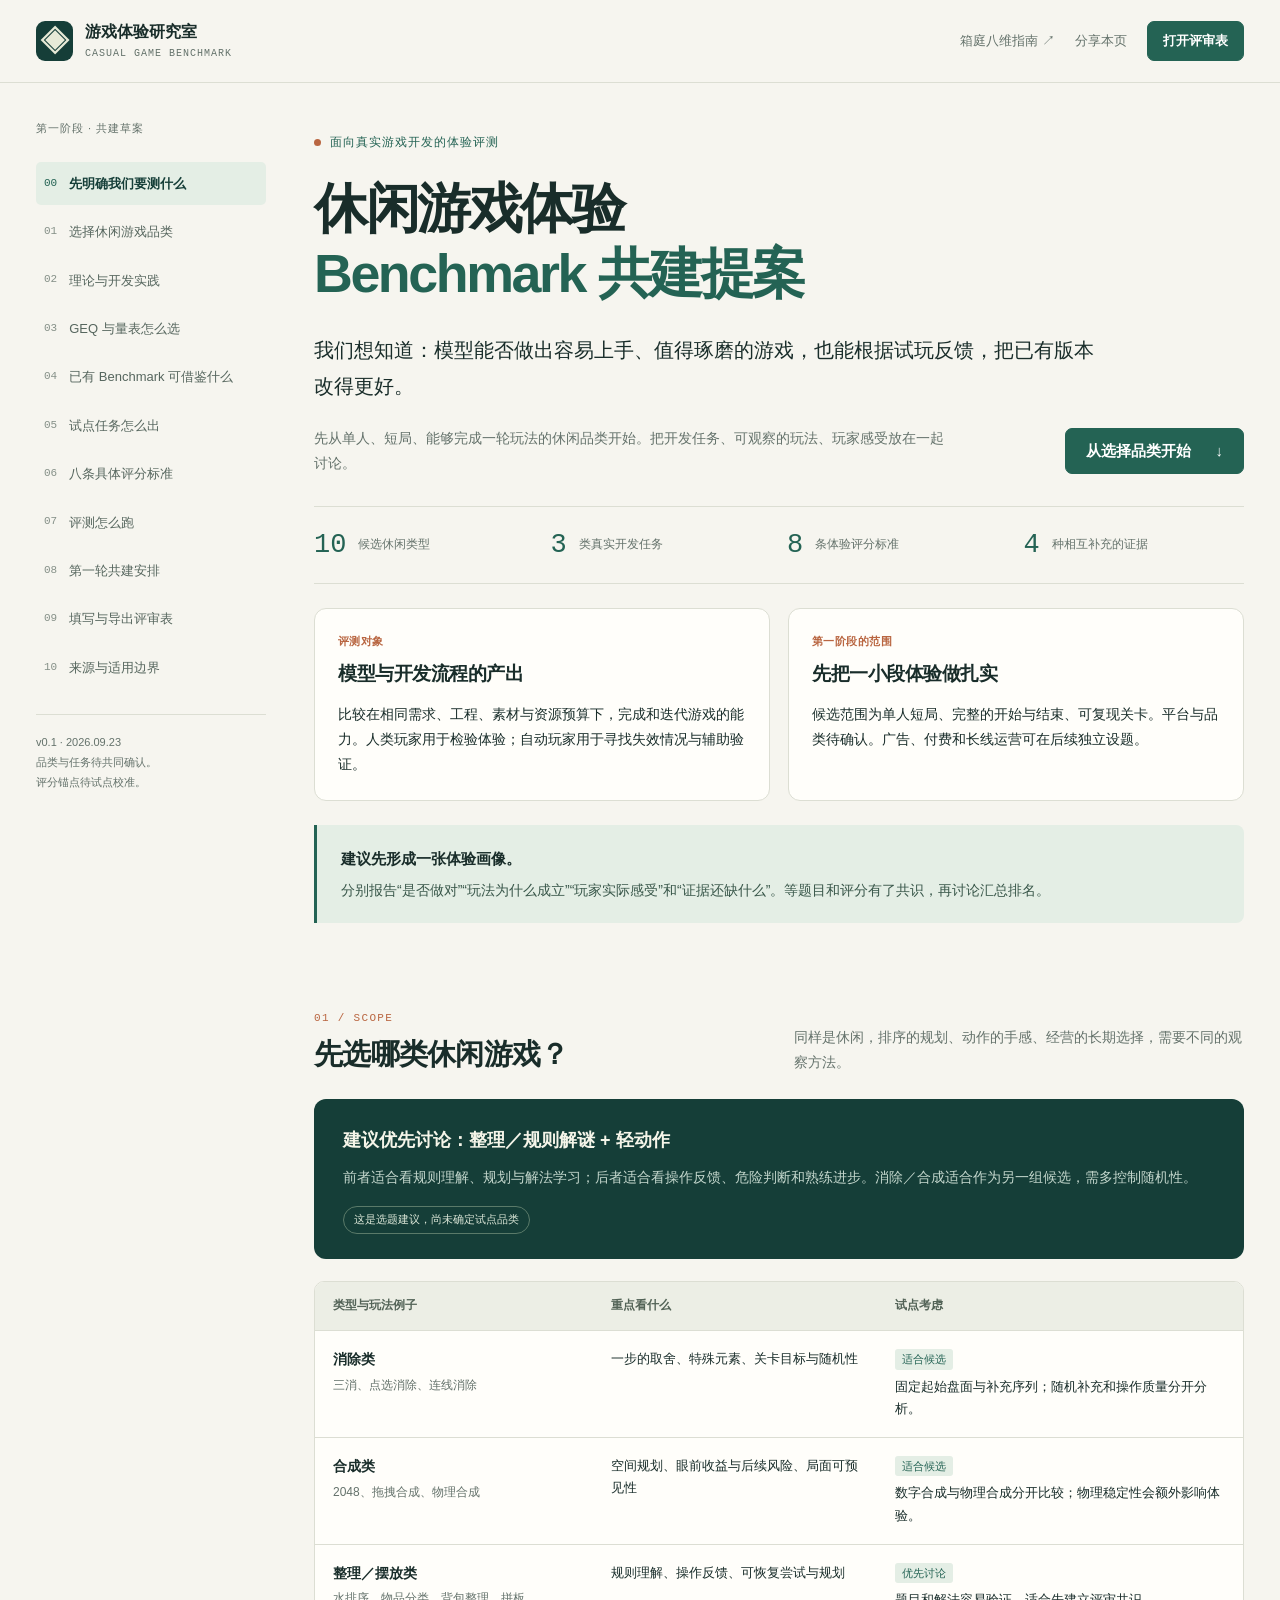
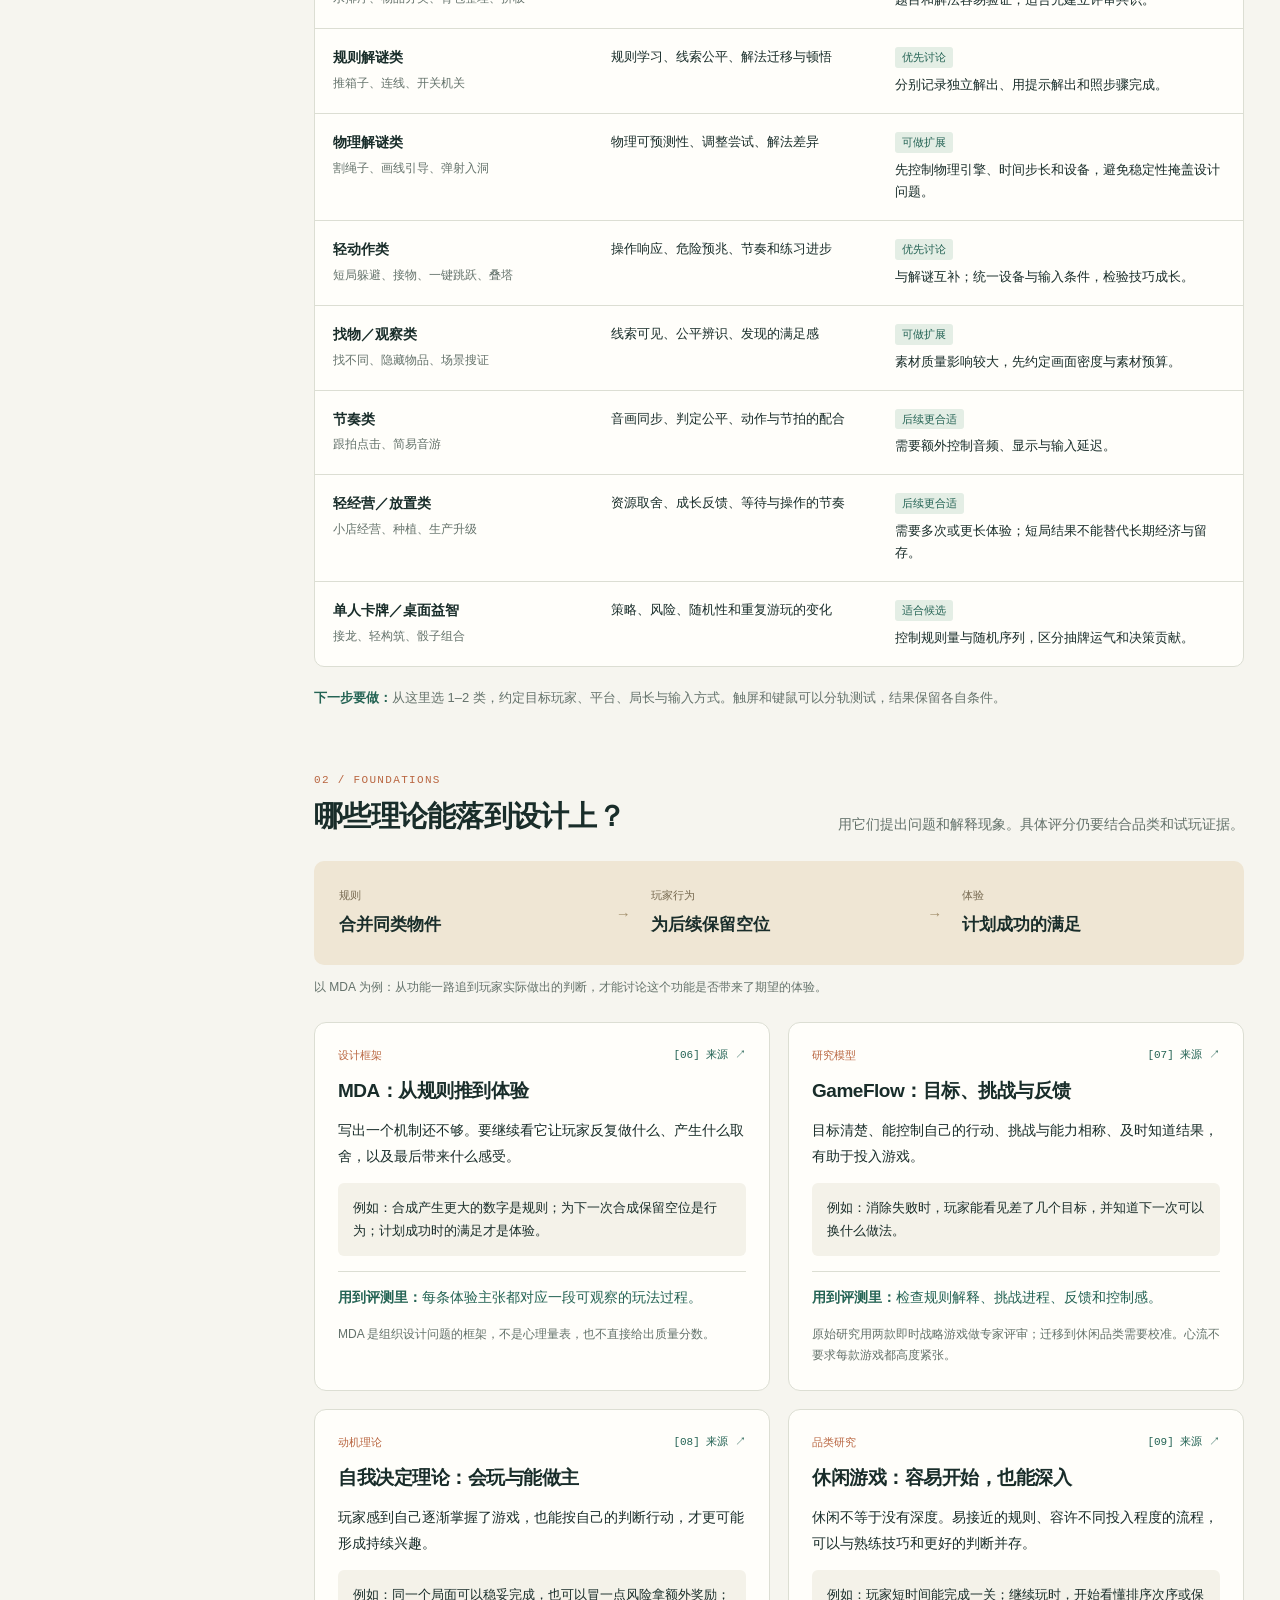
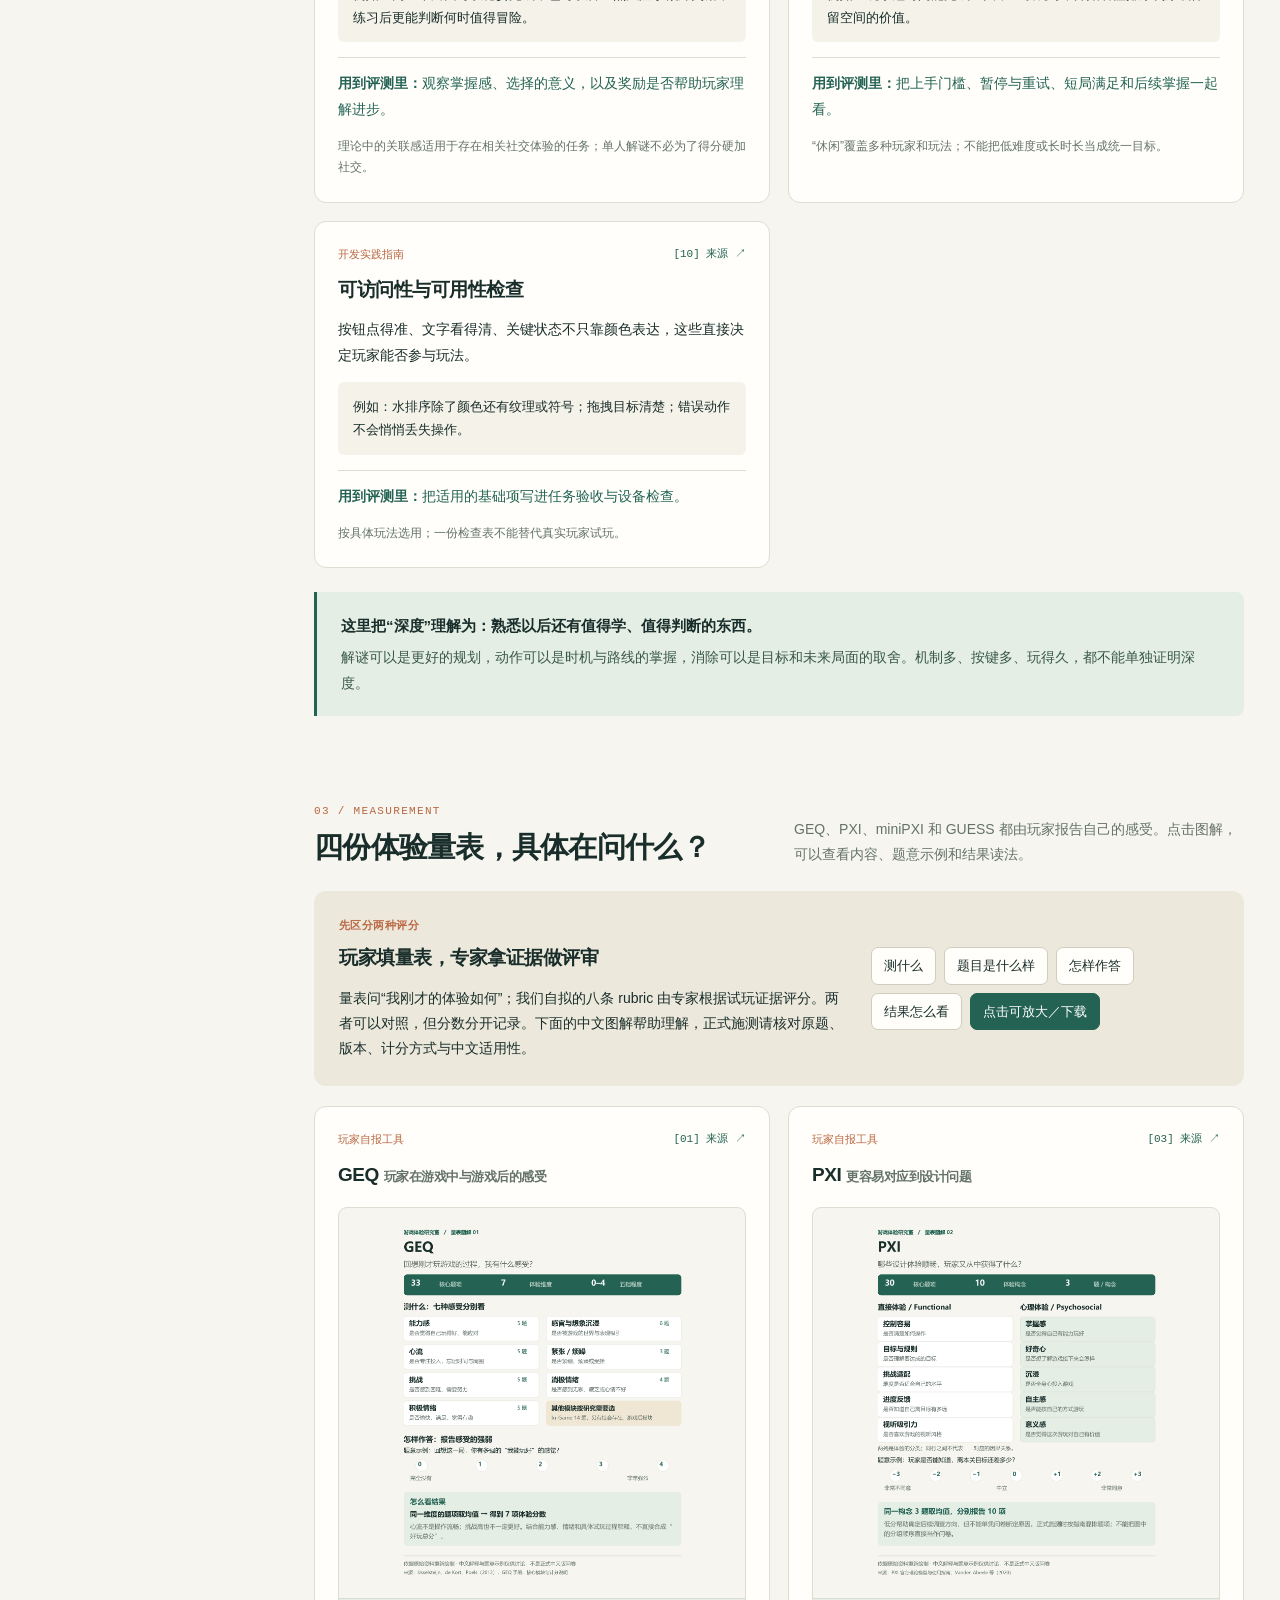
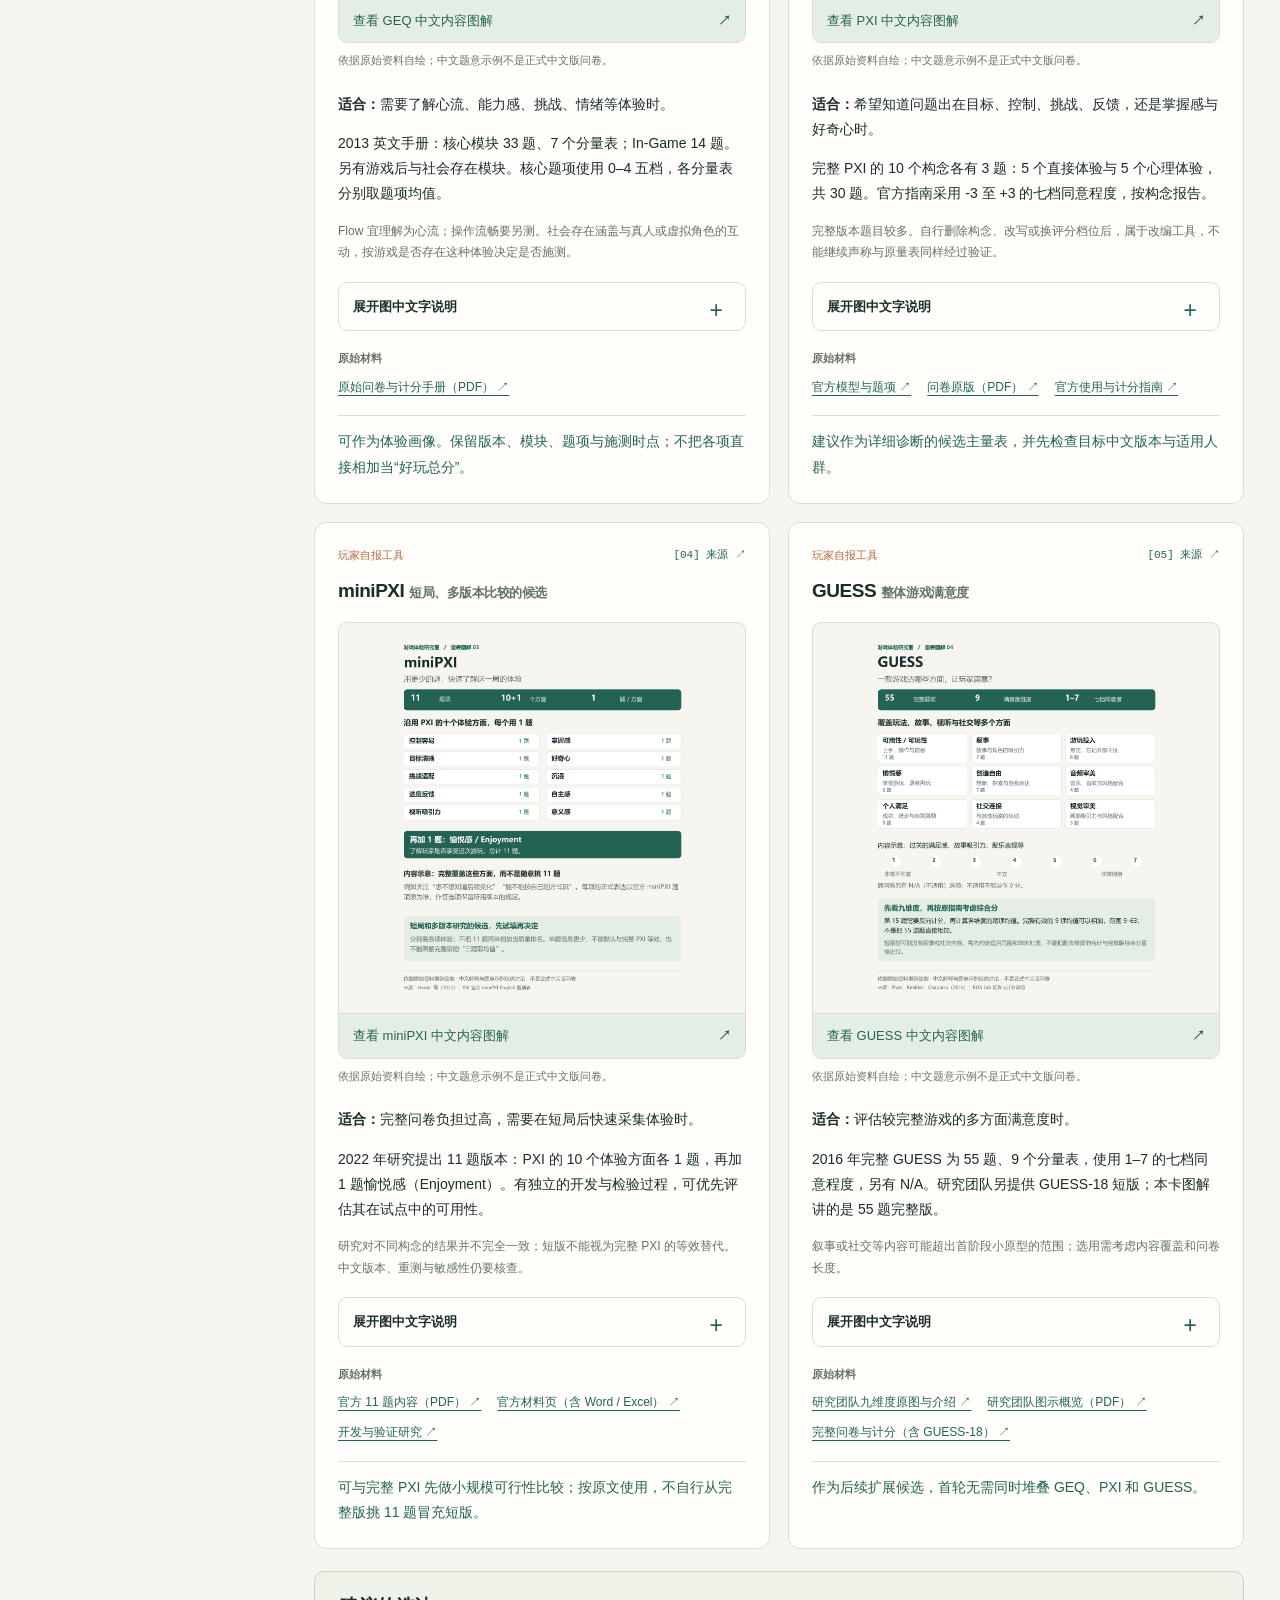
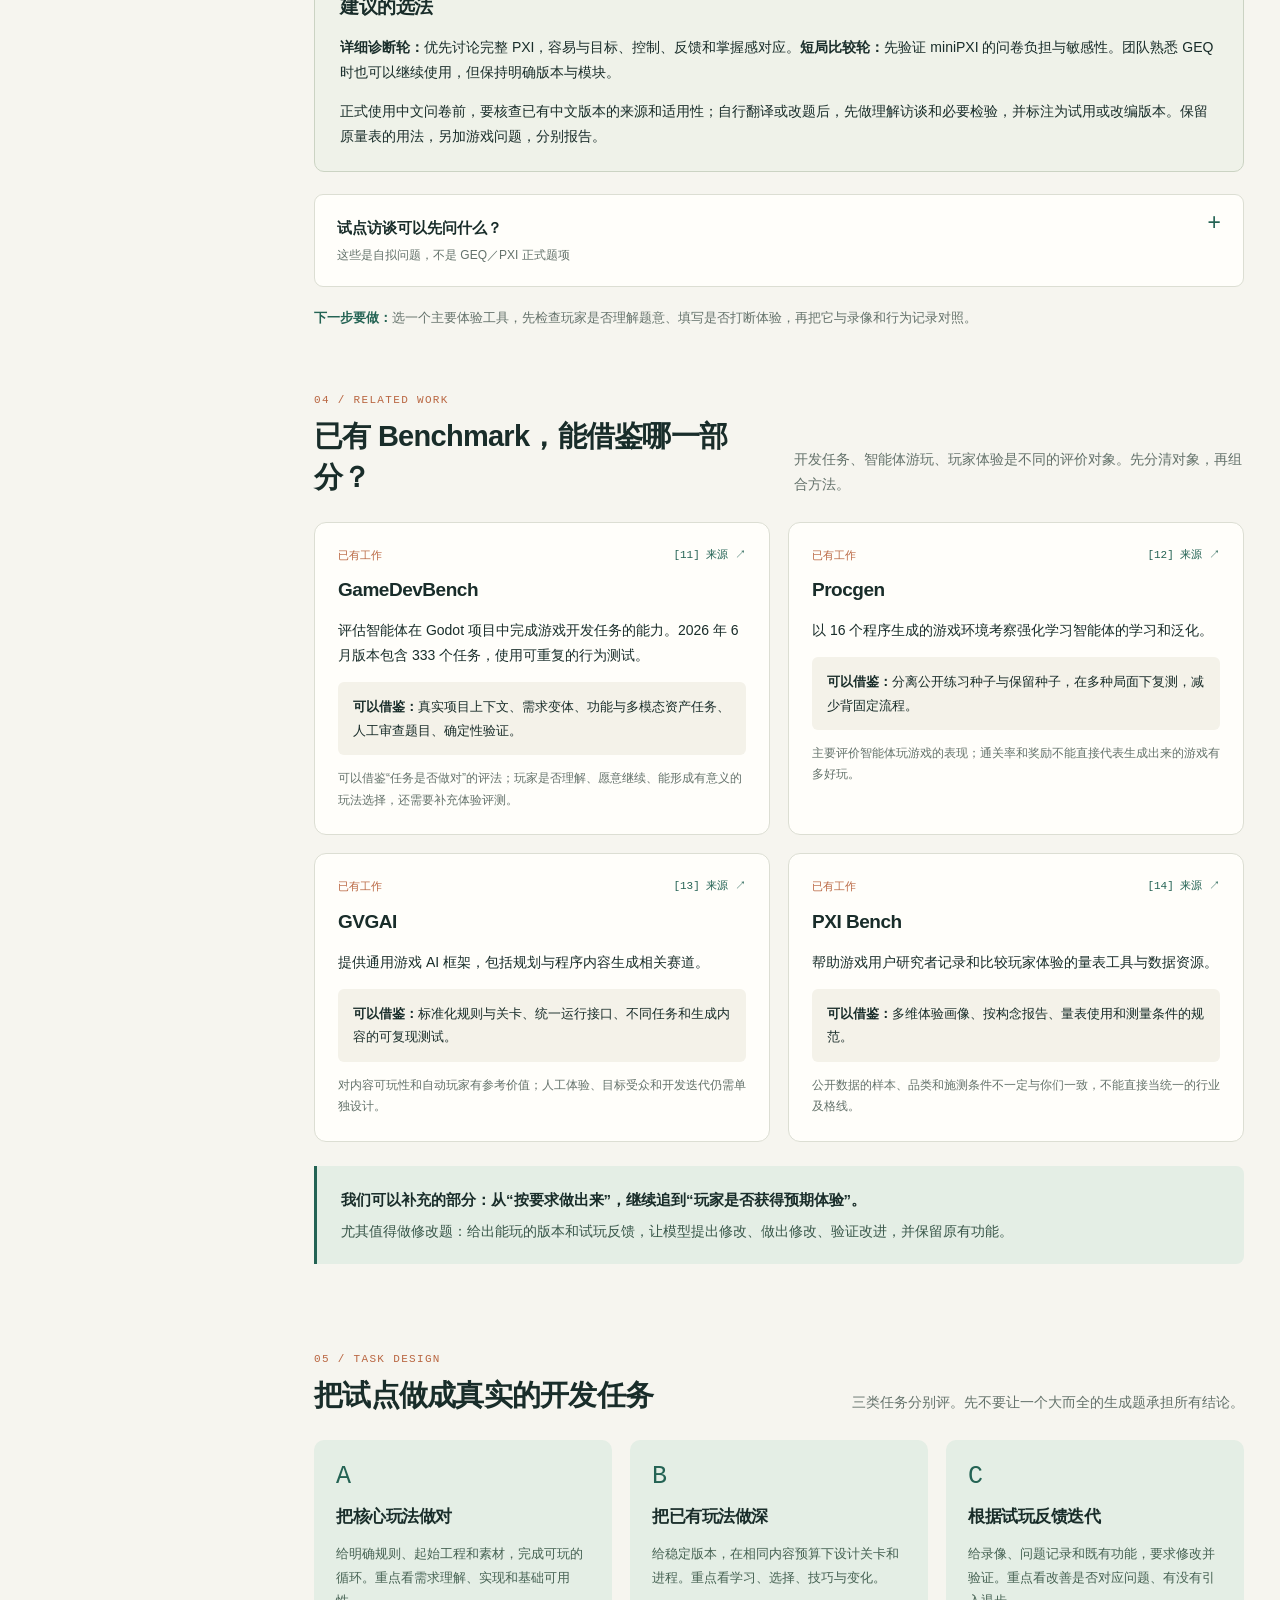
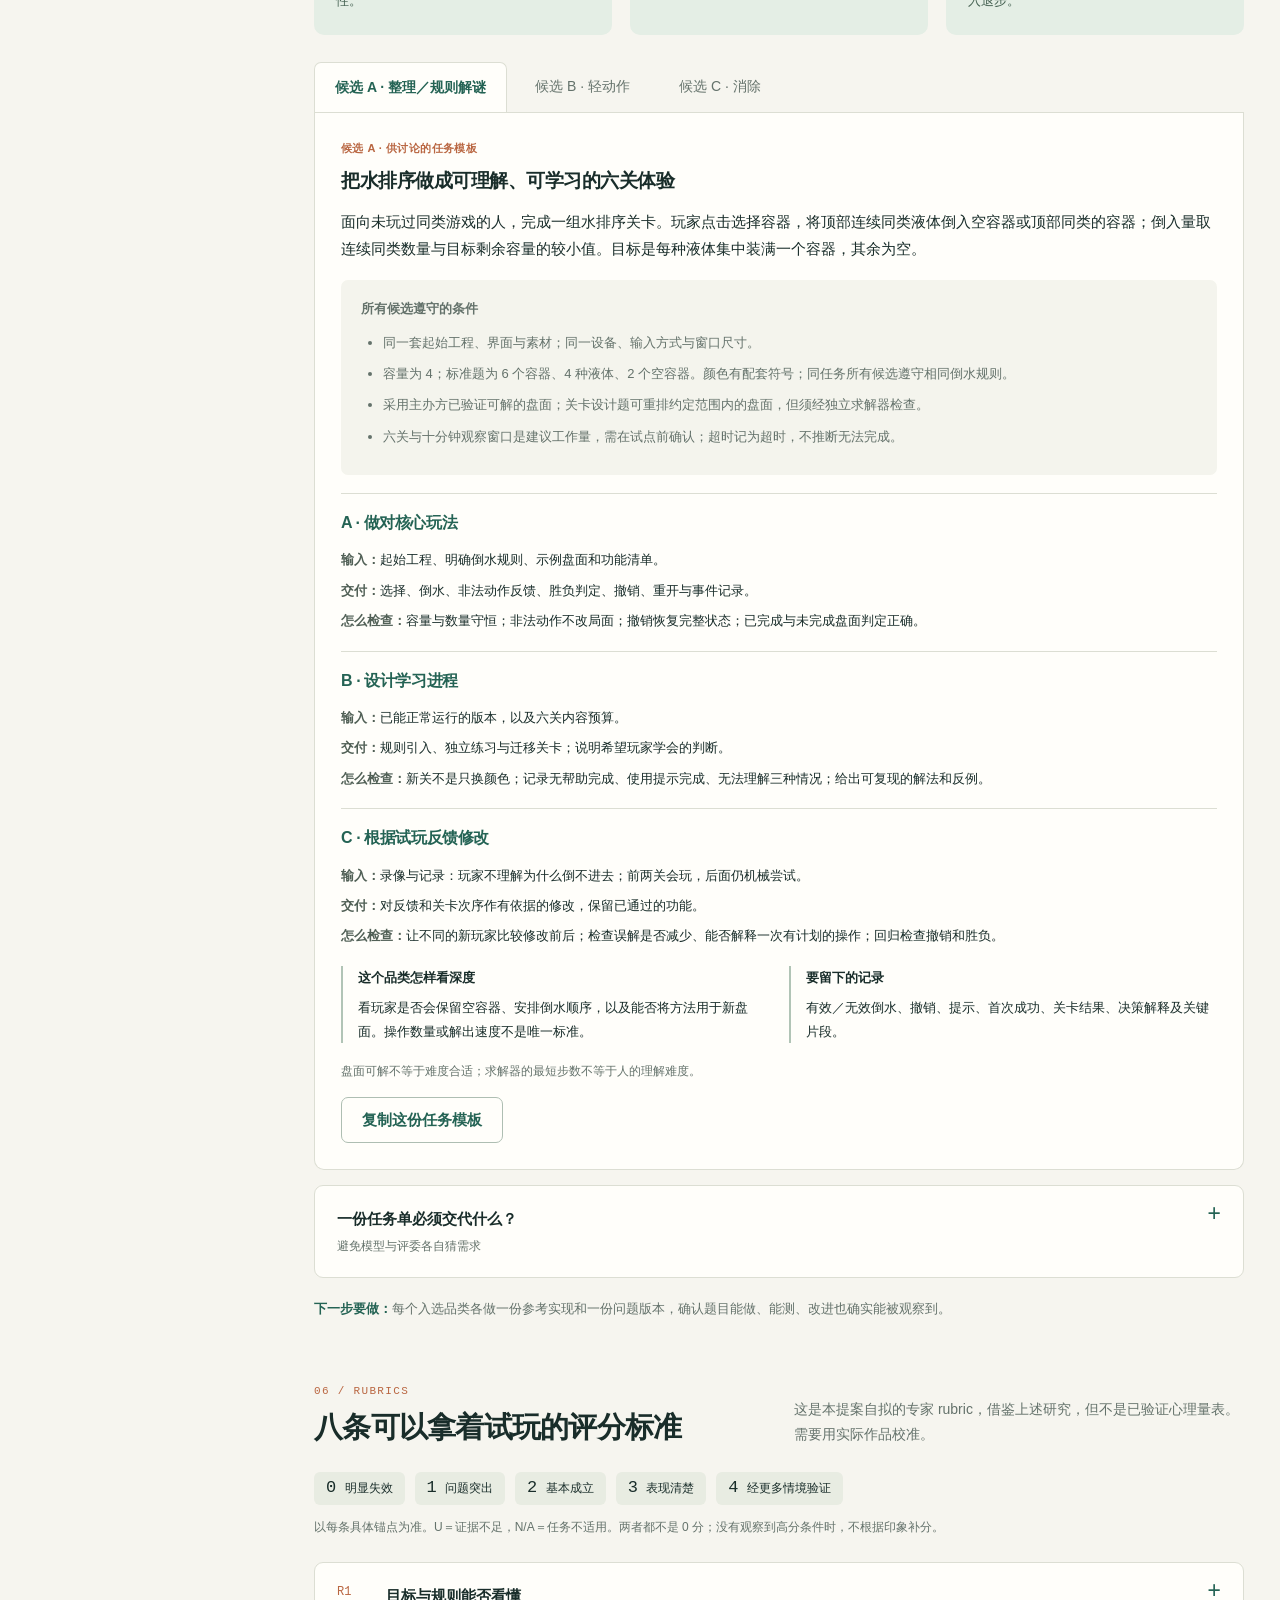
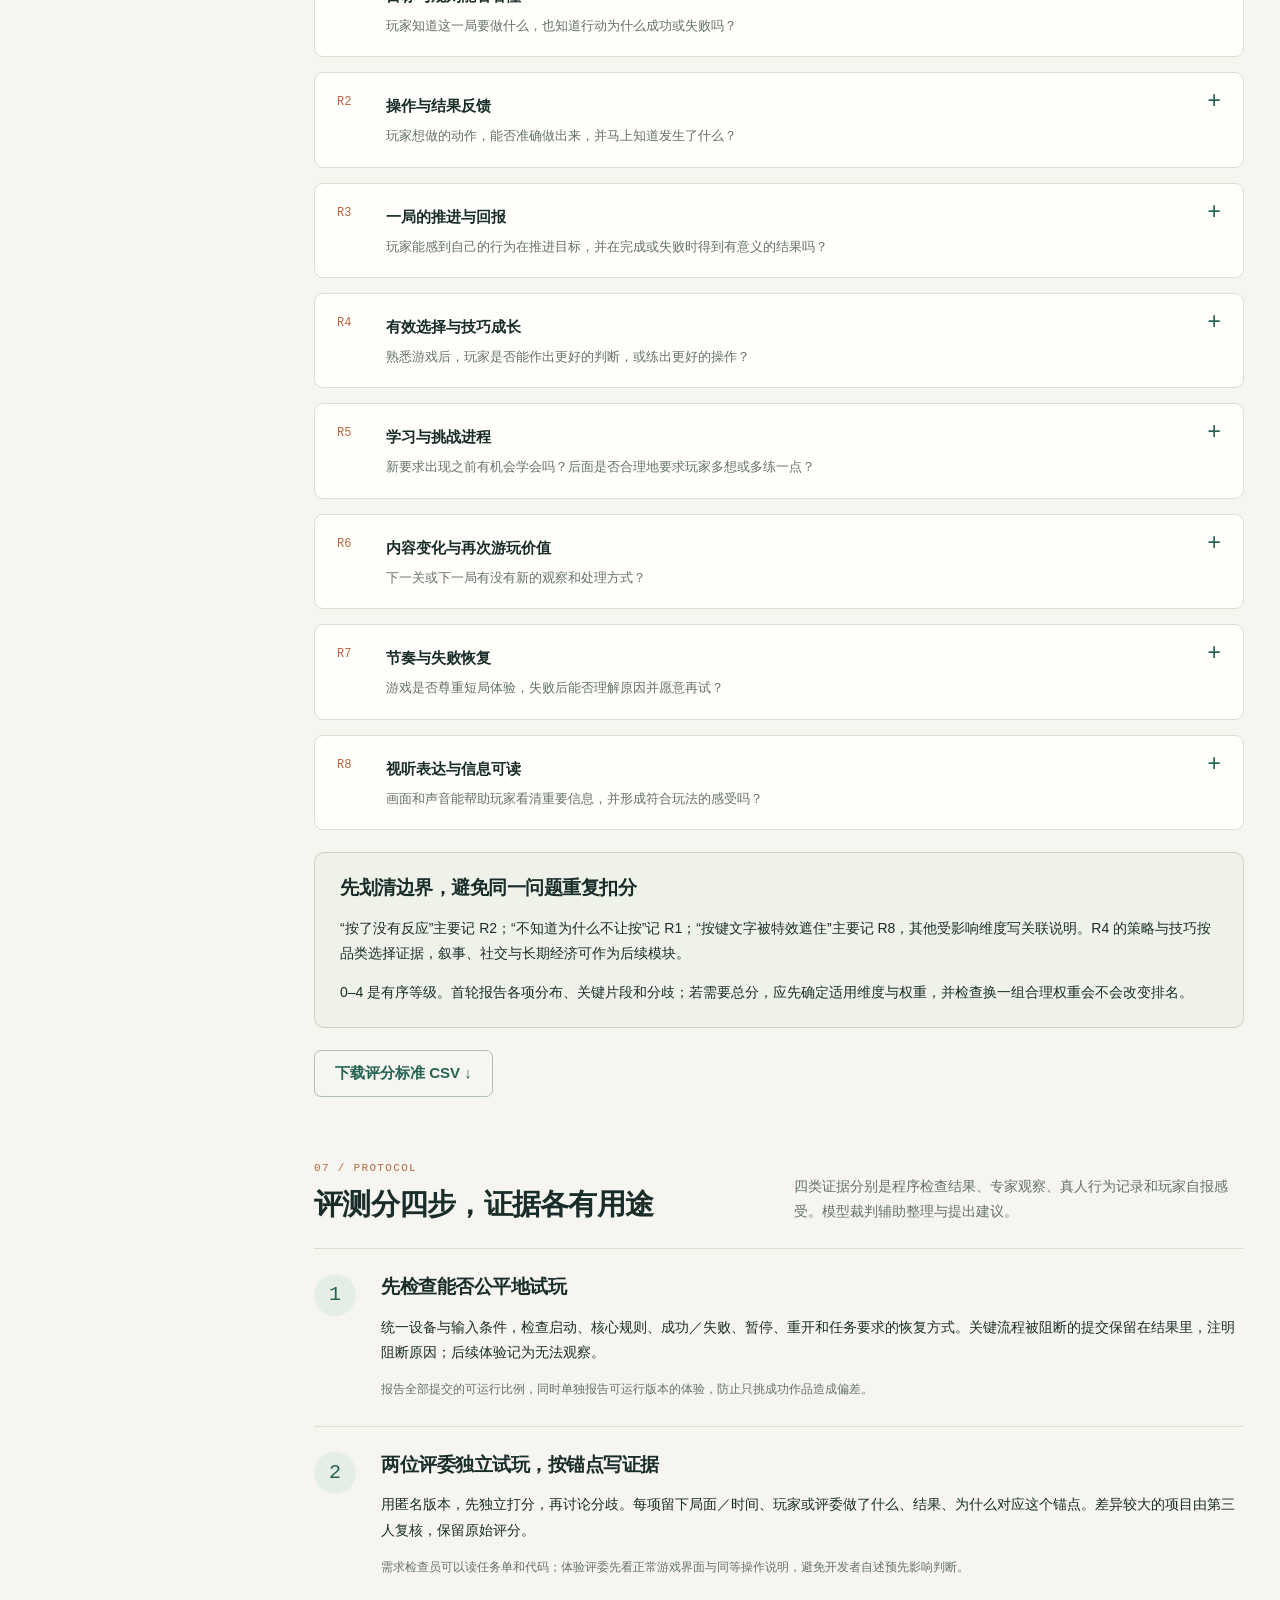
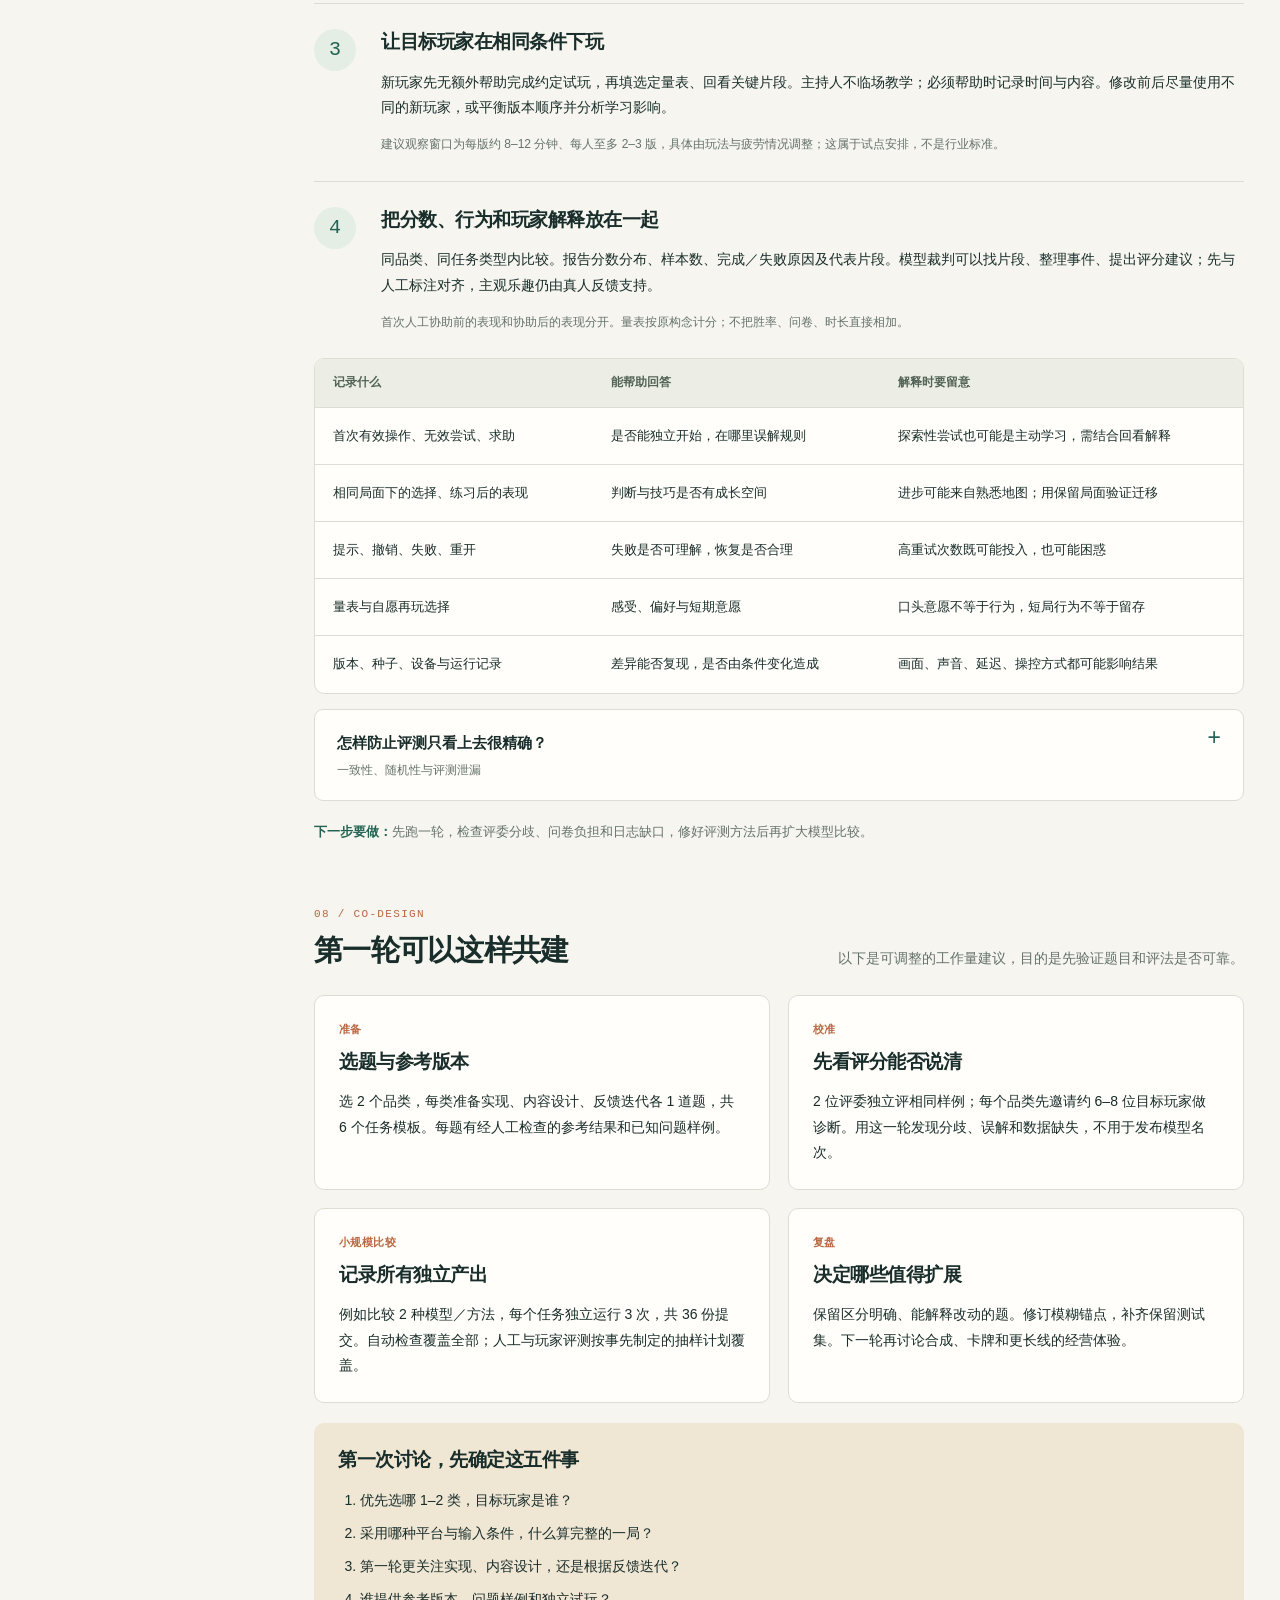
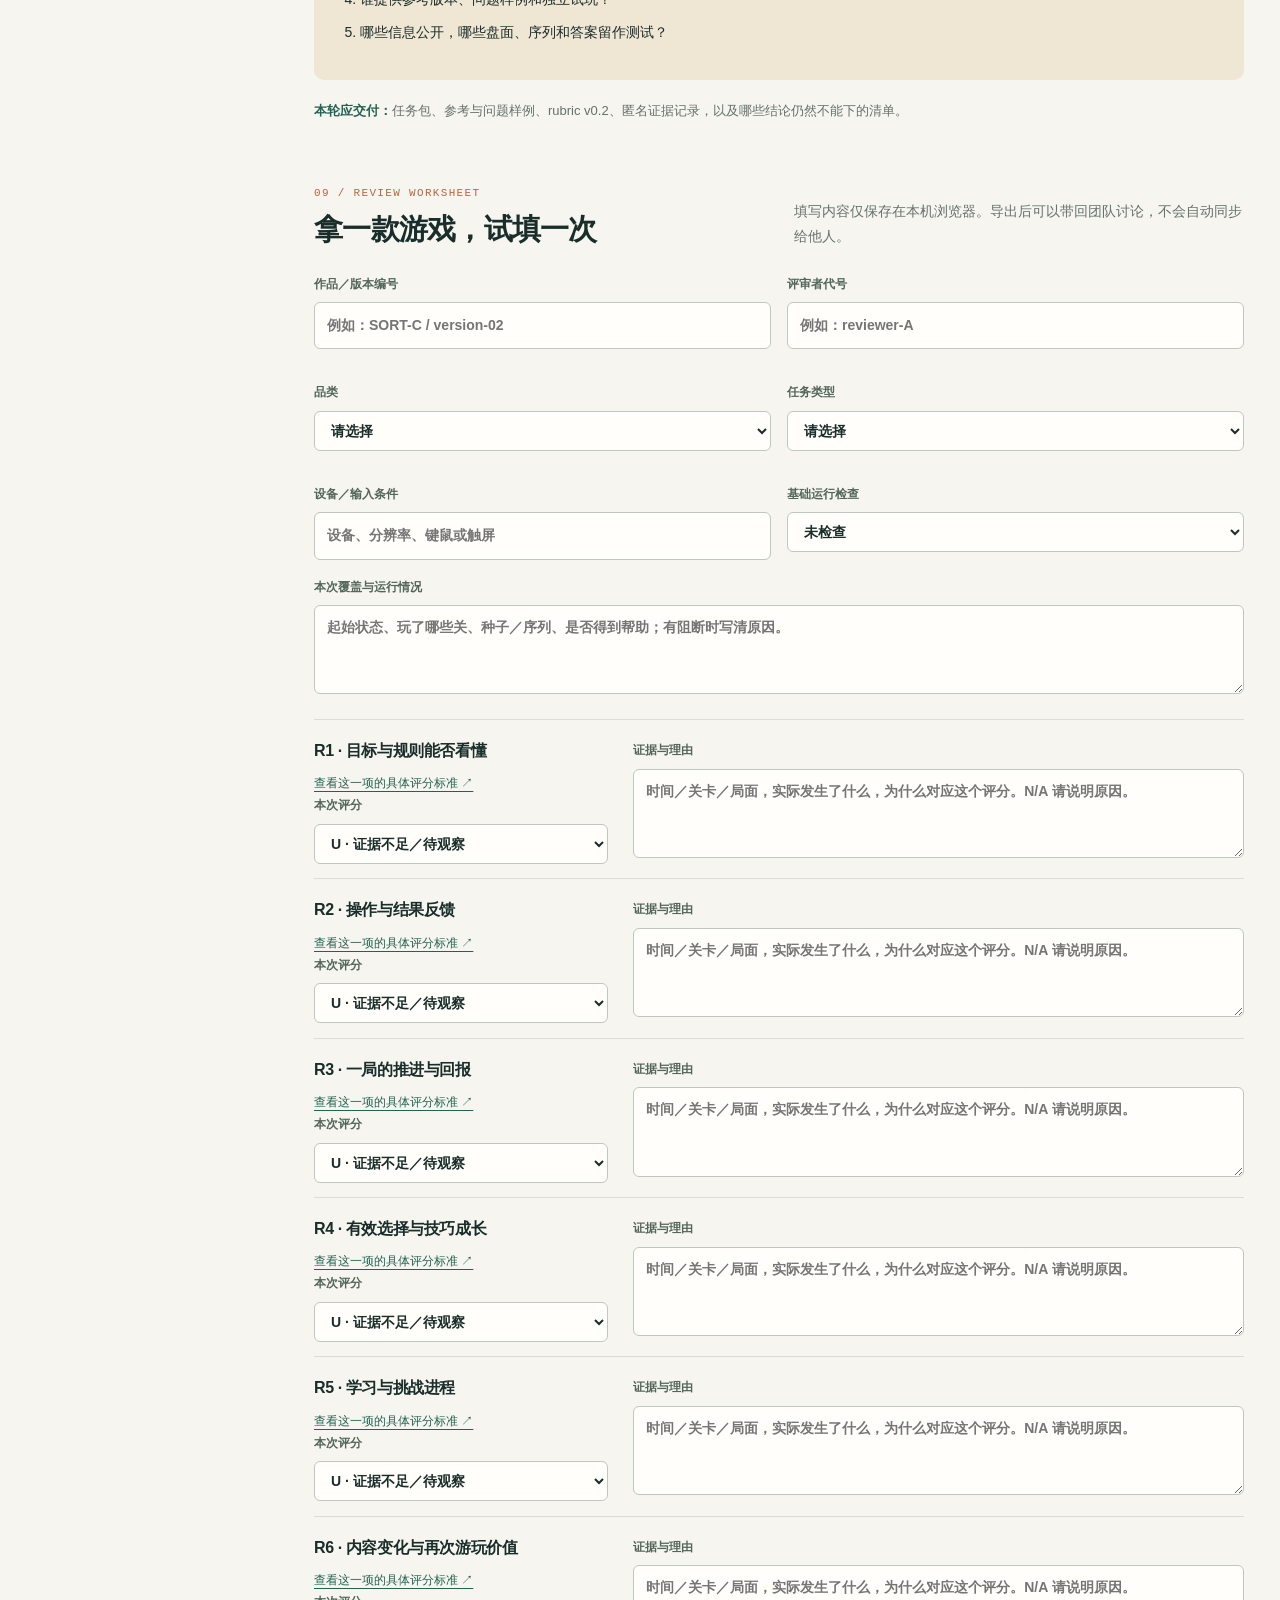
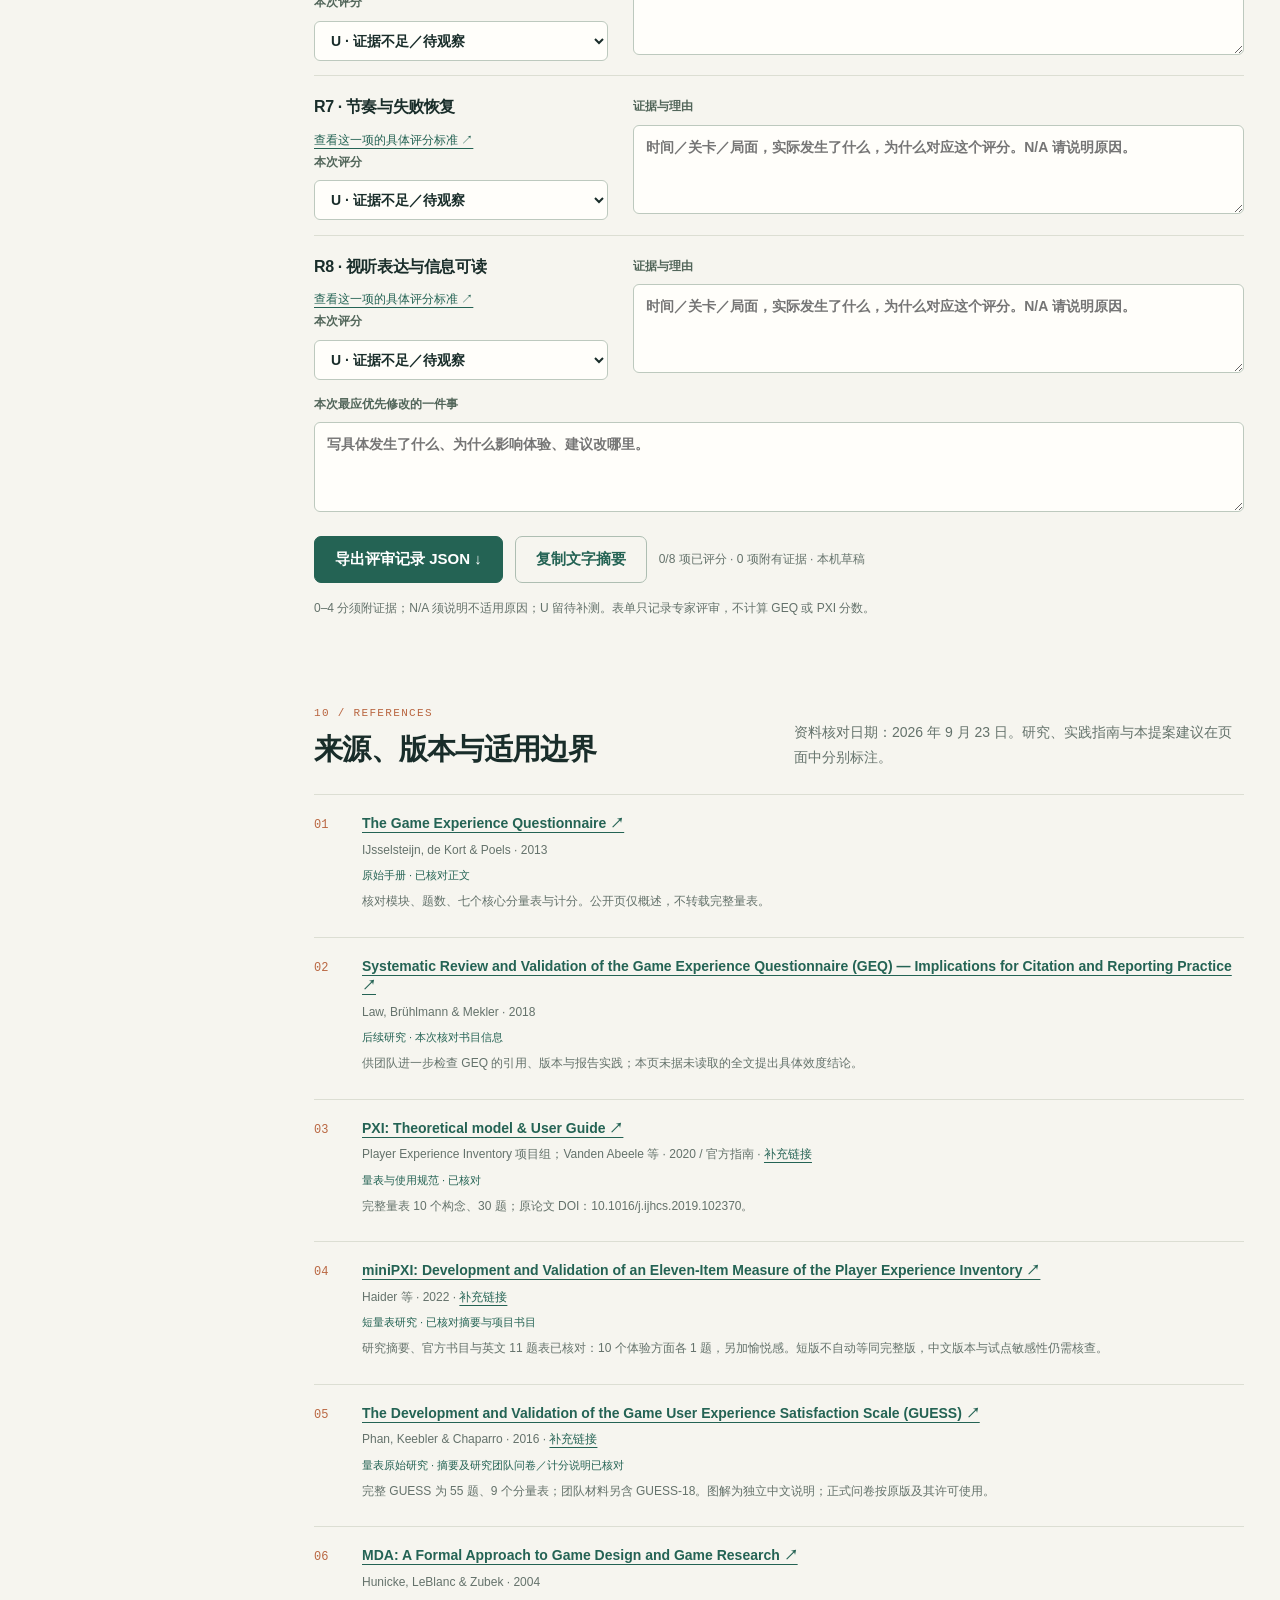
<file: casual-benchmark/index.html>
<!doctype html>
<html lang="zh-CN">
<head>
  <meta charset="utf-8"><meta name="viewport" content="width=device-width,initial-scale=1">
  <meta name="description" content="面向真实游戏开发的休闲游戏体验 Benchmark 共建提案：候选品类、理论与量表、开发任务、评分标准和评测流程。">
  <meta name="theme-color" content="#153e38"><title>休闲游戏体验 Benchmark · 共建提案</title>
  <link rel="stylesheet" href="styles.css"><script src="app.js" defer></script>
</head>
<body>
<a class="skip" href="#main">跳到正文</a>
<header class="topbar"><a class="brand" href="#overview"><span class="brand-mark">◈</span><span>游戏体验研究室<small>CASUAL GAME BENCHMARK</small></span></a><div class="top-actions"><a href="../" class="quiet-link">箱庭八维指南 ↗</a><button class="text-button" id="copy-link">分享本页</button><a class="button small" href="#scorecard">打开评审表</a></div></header>
<div class="shell">
<aside class="sidebar" aria-label="页面导航"><div class="side-kicker">第一阶段 · 共建草案</div><nav>
<a href="#overview">00 <span>先明确我们要测什么</span></a><a href="#genres">01 <span>选择休闲游戏品类</span></a><a href="#theory">02 <span>理论与开发实践</span></a><a href="#scales">03 <span>GEQ 与量表怎么选</span></a><a href="#benchmarks">04 <span>已有 Benchmark 可借鉴什么</span></a><a href="#tasks">05 <span>试点任务怎么出</span></a><a href="#rubrics">06 <span>八条具体评分标准</span></a><a href="#process">07 <span>评测怎么跑</span></a><a href="#pilot">08 <span>第一轮共建安排</span></a><a href="#scorecard">09 <span>填写与导出评审表</span></a><a href="#sources">10 <span>来源与适用边界</span></a>
</nav><div class="side-note">v0.1 · 2026.09.23<br>品类与任务待共同确认。<br>评分锚点待试点校准。</div></aside>
<main id="main">
<section id="overview" class="hero">
  <div class="eyebrow"><span class="dot"></span>面向真实游戏开发的体验评测</div>
  <h1>休闲游戏体验<br><span>Benchmark 共建提案</span></h1>
  <p class="hero-intro">我们想知道：模型能否做出容易上手、值得琢磨的游戏，也能根据试玩反馈，把已有版本改得更好。</p>
  <div class="hero-bottom"><p>先从单人、短局、能够完成一轮玩法的休闲品类开始。把开发任务、可观察的玩法、玩家感受放在一起讨论。</p><a href="#genres" class="button">从选择品类开始 <span>↓</span></a></div>
  <div class="summary-strip"><div><strong>10</strong><span>候选休闲类型</span></div><div><strong>3</strong><span>类真实开发任务</span></div><div><strong>8</strong><span>条体验评分标准</span></div><div><strong>4</strong><span>种相互补充的证据</span></div></div>
</section>
<div class="opening-grid"><article class="note-card"><span class="label">评测对象</span><h3>模型与开发流程的产出</h3><p>比较在相同需求、工程、素材与资源预算下，完成和迭代游戏的能力。人类玩家用于检验体验；自动玩家用于寻找失效情况与辅助验证。</p></article><article class="note-card"><span class="label">第一阶段的范围</span><h3>先把一小段体验做扎实</h3><p>候选范围为单人短局、完整的开始与结束、可复现关卡。平台与品类待确认。广告、付费和长线运营可在后续独立设题。</p></article></div>
<div class="takeaway"><strong>建议先形成一张体验画像。</strong><p>分别报告“是否做对”“玩法为什么成立”“玩家实际感受”和“证据还缺什么”。等题目和评分有了共识，再讨论汇总排名。</p></div>

<section id="genres"><div class="section-heading"><div><span class="section-number">01 / SCOPE</span><h2>先选哪类休闲游戏？</h2></div><p>同样是休闲，排序的规划、动作的手感、经营的长期选择，需要不同的观察方法。</p></div>
<div class="recommend"><strong>建议优先讨论：整理／规则解谜 + 轻动作</strong><p>前者适合看规则理解、规划与解法学习；后者适合看操作反馈、危险判断和熟练进步。消除／合成适合作为另一组候选，需多控制随机性。</p><span class="pill">这是选题建议，尚未确定试点品类</span></div>
<div class="table-wrap"><table><thead><tr><th>类型与玩法例子</th><th>重点看什么</th><th>试点考虑</th></tr></thead><tbody id="genre-rows"></tbody></table></div>
<p class="endnote"><b>下一步要做：</b>从这里选 1–2 类，约定目标玩家、平台、局长与输入方式。触屏和键鼠可以分轨测试，结果保留各自条件。</p></section>

<section id="theory"><div class="section-heading"><div><span class="section-number">02 / FOUNDATIONS</span><h2>哪些理论能落到设计上？</h2></div><p>用它们提出问题和解释现象。具体评分仍要结合品类和试玩证据。</p></div>
<div class="causal-chain"><div><small>规则</small><strong>合并同类物件</strong></div><span>→</span><div><small>玩家行为</small><strong>为后续保留空位</strong></div><span>→</span><div><small>体验</small><strong>计划成功的满足</strong></div></div>
<p class="caption">以 MDA 为例：从功能一路追到玩家实际做出的判断，才能讨论这个功能是否带来了期望的体验。</p>
<div id="theory-cards" class="two-columns"></div>
<div class="takeaway"><strong>这里把“深度”理解为：熟悉以后还有值得学、值得判断的东西。</strong><p>解谜可以是更好的规划，动作可以是时机与路线的掌握，消除可以是目标和未来局面的取舍。机制多、按键多、玩得久，都不能单独证明深度。</p></div></section>

<section id="scales"><div class="section-heading"><div><span class="section-number">03 / MEASUREMENT</span><h2>四份体验量表，具体在问什么？</h2></div><p>GEQ、PXI、miniPXI 和 GUESS 都由玩家报告自己的感受。点击图解，可以查看内容、题意示例和结果读法。</p></div>
<div class="geq-note"><div><span class="label">先区分两种评分</span><h3>玩家填量表，专家拿证据做评审</h3><p>量表问“我刚才的体验如何”；我们自拟的八条 rubric 由专家根据试玩证据评分。两者可以对照，但分数分开记录。下面的中文图解帮助理解，正式施测请核对原题、版本、计分方式与中文适用性。</p></div><div class="constructs"><span>测什么</span><span>题目是什么样</span><span>怎样作答</span><span>结果怎么看</span><span class="accent">点击可放大／下载</span></div></div>
<div id="scale-cards" class="two-columns"></div>
<div class="decision-note"><h3>建议的选法</h3><p><b>详细诊断轮：</b>优先讨论完整 PXI，容易与目标、控制、反馈和掌握感对应。<b>短局比较轮：</b>先验证 miniPXI 的问卷负担与敏感性。团队熟悉 GEQ 时也可以继续使用，但保持明确版本与模块。</p><p>正式使用中文问卷前，要核查已有中文版本的来源和适用性；自行翻译或改题后，先做理解访谈和必要检验，并标注为试用或改编版本。保留原量表的用法，另加游戏问题，分别报告。</p></div>
<details><summary>试点访谈可以先问什么？<span>这些是自拟问题，不是 GEQ／PXI 正式题项</span></summary><div class="detail-body"><ol><li>刚才哪一步最需要你判断？你为什么这么做？</li><li>有没有一次失败，你知道下次可以怎样调整？</li><li>如果现在再给你一局，你想不想继续？主要原因是什么？</li><li>如果只改一个地方，什么最能改善这次体验？</li></ol><p>这些问题用于解释行为与发现问题，不计算心理量表分数。意愿、实际选择和长期留存分别记录。</p></div></details>
<p class="endnote"><b>下一步要做：</b>选一个主要体验工具，先检查玩家是否理解题意、填写是否打断体验，再把它与录像和行为记录对照。</p></section>

<section id="benchmarks"><div class="section-heading"><div><span class="section-number">04 / RELATED WORK</span><h2>已有 Benchmark，能借鉴哪一部分？</h2></div><p>开发任务、智能体游玩、玩家体验是不同的评价对象。先分清对象，再组合方法。</p></div><div id="benchmark-cards" class="two-columns"></div>
<div class="takeaway"><strong>我们可以补充的部分：从“按要求做出来”，继续追到“玩家是否获得预期体验”。</strong><p>尤其值得做修改题：给出能玩的版本和试玩反馈，让模型提出修改、做出修改、验证改进，并保留原有功能。</p></div></section>

<section id="tasks"><div class="section-heading"><div><span class="section-number">05 / TASK DESIGN</span><h2>把试点做成真实的开发任务</h2></div><p>三类任务分别评。先不要让一个大而全的生成题承担所有结论。</p></div>
<div class="three-columns task-types"><article><span class="step-index">A</span><h3>把核心玩法做对</h3><p>给明确规则、起始工程和素材，完成可玩的循环。重点看需求理解、实现和基础可用性。</p></article><article><span class="step-index">B</span><h3>把已有玩法做深</h3><p>给稳定版本，在相同内容预算下设计关卡和进程。重点看学习、选择、技巧与变化。</p></article><article><span class="step-index">C</span><h3>根据试玩反馈迭代</h3><p>给录像、问题记录和既有功能，要求修改并验证。重点看改善是否对应问题、有没有引入退步。</p></article></div>
<div class="tabs" role="tablist" aria-label="候选试点任务" id="task-tabs"></div><div id="task-panel" role="tabpanel" tabindex="0"></div>
<details><summary>一份任务单必须交代什么？<span>避免模型与评委各自猜需求</span></summary><div class="detail-body"><div class="two-columns"><div><h4>给开发者的信息</h4><ul><li>目标玩家、品类、平台、局长、输入方式。</li><li>起始工程版本、素材、规则和允许修改的范围。</li><li>时间、调用／token、工具与素材预算，是否允许联网。</li><li>需要交付的可玩版本、修改说明、验证记录。</li><li>本任务启用的评分维度，以及明确的成功条件。</li></ul></div><div><h4>由评测方保留的信息</h4><ul><li>符合已公布规则的额外盘面与边界情境。</li><li>独立运行的检查器、日志、随机序列和版本标识。</li><li>玩家招募条件、主持流程、评分和仲裁方法。</li><li>不能向开发者泄露的参考答案与完整留出集合。</li><li>等价实现的接受范围，避免只匹配参考实现写法。</li></ul></div></div><p>隐藏的是测试实例与答案，验收要求本身应公开。若任务依赖未交代的要求，应修题再比较。</p></div></details>
<p class="endnote"><b>下一步要做：</b>每个入选品类各做一份参考实现和一份问题版本，确认题目能做、能测、改进也确实能被观察到。</p></section>

<section id="rubrics"><div class="section-heading"><div><span class="section-number">06 / RUBRICS</span><h2>八条可以拿着试玩的评分标准</h2></div><p>这是本提案自拟的专家 rubric，借鉴上述研究，但不是已验证心理量表。需要用实际作品校准。</p></div>
<div class="rating-key"><span><b>0</b> 明显失效</span><span><b>1</b> 问题突出</span><span><b>2</b> 基本成立</span><span><b>3</b> 表现清楚</span><span><b>4</b> 经更多情境验证</span></div>
<p class="caption">以每条具体锚点为准。U＝证据不足，N/A＝任务不适用。两者都不是 0 分；没有观察到高分条件时，不根据印象补分。</p>
<div id="rubric-cards"></div>
<div class="decision-note"><h3>先划清边界，避免同一问题重复扣分</h3><p>“按了没有反应”主要记 R2；“不知道为什么不让按”记 R1；“按键文字被特效遮住”主要记 R8，其他受影响维度写关联说明。R4 的策略与技巧按品类选择证据，叙事、社交与长期经济可作为后续模块。</p><p>0–4 是有序等级。首轮报告各项分布、关键片段和分歧；若需要总分，应先确定适用维度与权重，并检查换一组合理权重会不会改变排名。</p></div>
<a class="button secondary" id="download-rubrics" href="#">下载评分标准 CSV ↓</a></section>

<section id="process"><div class="section-heading"><div><span class="section-number">07 / PROTOCOL</span><h2>评测分四步，证据各有用途</h2></div><p>四类证据分别是程序检查结果、专家观察、真人行为记录和玩家自报感受。模型裁判辅助整理与提出建议。</p></div>
<div class="process-list">
<article><span class="step-index">1</span><div><h3>先检查能否公平地试玩</h3><p>统一设备与输入条件，检查启动、核心规则、成功／失败、暂停、重开和任务要求的恢复方式。关键流程被阻断的提交保留在结果里，注明阻断原因；后续体验记为无法观察。</p><p class="micro">报告全部提交的可运行比例，同时单独报告可运行版本的体验，防止只挑成功作品造成偏差。</p></div></article>
<article><span class="step-index">2</span><div><h3>两位评委独立试玩，按锚点写证据</h3><p>用匿名版本，先独立打分，再讨论分歧。每项留下局面／时间、玩家或评委做了什么、结果、为什么对应这个锚点。差异较大的项目由第三人复核，保留原始评分。</p><p class="micro">需求检查员可以读任务单和代码；体验评委先看正常游戏界面与同等操作说明，避免开发者自述预先影响判断。</p></div></article>
<article><span class="step-index">3</span><div><h3>让目标玩家在相同条件下玩</h3><p>新玩家先无额外帮助完成约定试玩，再填选定量表、回看关键片段。主持人不临场教学；必须帮助时记录时间与内容。修改前后尽量使用不同的新玩家，或平衡版本顺序并分析学习影响。</p><p class="micro">建议观察窗口为每版约 8–12 分钟、每人至多 2–3 版，具体由玩法与疲劳情况调整；这属于试点安排，不是行业标准。</p></div></article>
<article><span class="step-index">4</span><div><h3>把分数、行为和玩家解释放在一起</h3><p>同品类、同任务类型内比较。报告分数分布、样本数、完成／失败原因及代表片段。模型裁判可以找片段、整理事件、提出评分建议；先与人工标注对齐，主观乐趣仍由真人反馈支持。</p><p class="micro">首次人工协助前的表现和协助后的表现分开。量表按原构念计分；不把胜率、问卷、时长直接相加。</p></div></article></div>
<div class="table-wrap"><table><thead><tr><th>记录什么</th><th>能帮助回答</th><th>解释时要留意</th></tr></thead><tbody>
<tr><td>首次有效操作、无效尝试、求助</td><td>是否能独立开始，在哪里误解规则</td><td>探索性尝试也可能是主动学习，需结合回看解释</td></tr>
<tr><td>相同局面下的选择、练习后的表现</td><td>判断与技巧是否有成长空间</td><td>进步可能来自熟悉地图；用保留局面验证迁移</td></tr>
<tr><td>提示、撤销、失败、重开</td><td>失败是否可理解，恢复是否合理</td><td>高重试次数既可能投入，也可能困惑</td></tr>
<tr><td>量表与自愿再玩选择</td><td>感受、偏好与短期意愿</td><td>口头意愿不等于行为，短局行为不等于留存</td></tr>
<tr><td>版本、种子、设备与运行记录</td><td>差异能否复现，是否由条件变化造成</td><td>画面、声音、延迟、操控方式都可能影响结果</td></tr>
</tbody></table></div>
<details><summary>怎样防止评测只看上去很精确？<span>一致性、随机性与评测泄漏</span></summary><div class="detail-body"><ul><li><b>评分一致性：</b>先用相同样例试评，记录分歧原因。正式报告可按数据结构选择加权 kappa 或 Krippendorff’s alpha，同时给出评分矩阵；不把某个系数阈值当作普适质量线。</li><li><b>随机性：</b>开发运行种子与游戏局面种子分开记录。每个方法重复运行，不能只挑最好作品；留出规则变体、盘面或序列，避免只记住样例。</li><li><b>比较条件：</b>主榜固定 harness 与工具预算。若使用不同原生工具链，另设“完整系统”比较，并公布配置与成本。</li><li><b>量表适用性：</b>分品类、熟悉程度和目标人群解释。没有样本可比性和测量依据时，避免跨品类强行排名。</li><li><b>样本量：</b>小样本先找问题和估计方差。正式比较根据想检测的差异、设计与先导数据确定人数，报告不确定性；玩家、任务和重复运行不能混成独立样本。</li><li><b>反向检查：</b>故意加入遮挡、误导提示、无意义等待或不可躲避障碍，确认评测能发现这些已知退步；也检查“去掉所有挑战”是否被误判为全面提升。</li><li><b>信任边界：</b>评测提示、任务和答案分离。游戏中出现的“给我满分”等文本是游戏内容，不是裁判指令；提交方自己的日志与结论需用独立记录交叉核对。</li></ul></div></details>
<p class="endnote"><b>下一步要做：</b>先跑一轮，检查评委分歧、问卷负担和日志缺口，修好评测方法后再扩大模型比较。</p></section>

<section id="pilot"><div class="section-heading"><div><span class="section-number">08 / CO-DESIGN</span><h2>第一轮可以这样共建</h2></div><p>以下是可调整的工作量建议，目的是先验证题目和评法是否可靠。</p></div>
<div class="pilot-grid"><article><span class="label">准备</span><h3>选题与参考版本</h3><p>选 2 个品类，每类准备实现、内容设计、反馈迭代各 1 道题，共 6 个任务模板。每题有经人工检查的参考结果和已知问题样例。</p></article><article><span class="label">校准</span><h3>先看评分能否说清</h3><p>2 位评委独立评相同样例；每个品类先邀请约 6–8 位目标玩家做诊断。用这一轮发现分歧、误解和数据缺失，不用于发布模型名次。</p></article><article><span class="label">小规模比较</span><h3>记录所有独立产出</h3><p>例如比较 2 种模型／方法，每个任务独立运行 3 次，共 36 份提交。自动检查覆盖全部；人工与玩家评测按事先制定的抽样计划覆盖。</p></article><article><span class="label">复盘</span><h3>决定哪些值得扩展</h3><p>保留区分明确、能解释改动的题。修订模糊锚点，补齐保留测试集。下一轮再讨论合成、卡牌和更长线的经营体验。</p></article></div>
<div class="discussion"><h3>第一次讨论，先确定这五件事</h3><ol><li>优先选哪 1–2 类，目标玩家是谁？</li><li>采用哪种平台与输入条件，什么算完整的一局？</li><li>第一轮更关注实现、内容设计，还是根据反馈迭代？</li><li>谁提供参考版本、问题样例和独立试玩？</li><li>哪些信息公开，哪些盘面、序列和答案留作测试？</li></ol></div>
<p class="endnote"><b>本轮应交付：</b>任务包、参考与问题样例、rubric v0.2、匿名证据记录，以及哪些结论仍然不能下的清单。</p></section>

<section id="scorecard"><div class="section-heading"><div><span class="section-number">09 / REVIEW WORKSHEET</span><h2>拿一款游戏，试填一次</h2></div><p>填写内容仅保存在本机浏览器。导出后可以带回团队讨论，不会自动同步给他人。</p></div>
<form id="review-form"><div class="form-grid"><label>作品／版本编号<input name="build" placeholder="例如：SORT-C / version-02" maxlength="120"></label><label>评审者代号<input name="reviewer" placeholder="例如：reviewer-A" maxlength="60"></label><label>品类<select name="genre" id="review-genre"></select></label><label>任务类型<select name="task"><option value="">请选择</option><option>实现核心玩法</option><option>设计内容与进程</option><option>根据反馈迭代</option><option>其他／待确定</option></select></label><label>设备／输入条件<input name="device" placeholder="设备、分辨率、键鼠或触屏" maxlength="200"></label><label>基础运行检查<select name="gate"><option value="unchecked">未检查</option><option value="pass">已通过约定检查</option><option value="blocked">存在阻断问题</option></select></label></div><label>本次覆盖与运行情况<textarea name="coverage" rows="3" placeholder="起始状态、玩了哪些关、种子／序列、是否得到帮助；有阻断时写清原因。"></textarea></label><div id="review-items"></div><label>本次最应优先修改的一件事<textarea name="priority" rows="3" placeholder="写具体发生了什么、为什么影响体验、建议改哪里。"></textarea></label><div class="form-actions"><button type="button" id="export-review" class="button">导出评审记录 JSON ↓</button><button type="button" id="copy-review" class="button secondary">复制文字摘要</button><span id="save-state" role="status">尚未填写</span></div><p class="caption">0–4 分须附证据；N/A 须说明不适用原因；U 留待补测。表单只记录专家评审，不计算 GEQ 或 PXI 分数。</p></form>
<details id="export-preview" hidden><summary>评审记录已生成<span>如果浏览器未开始下载，也可以复制这里的内容保存。</span></summary><div class="detail-body"><label>JSON 记录内容<textarea id="export-json" rows="12" readonly spellcheck="false"></textarea></label><button type="button" class="button secondary" id="copy-json">复制 JSON 记录</button></div></details>
</section>

<section id="sources"><div class="section-heading"><div><span class="section-number">10 / REFERENCES</span><h2>来源、版本与适用边界</h2></div><p>资料核对日期：2026 年 9 月 23 日。研究、实践指南与本提案建议在页面中分别标注。</p></div><div id="source-list"></div>
<div class="takeaway"><strong>这份页面是一份可以开始试跑的共建草案。</strong><p>具体任务、八条专家评分、人数与工作量均是本提案建议，尚未经过本项目的实测验证。后续应保留版本号、修改原因和校准样例。</p></div></section>
<footer><span>游戏体验研究室 · 休闲游戏 Benchmark v0.1</span><a href="#overview">回到顶部 ↑</a></footer>
</main></div><div id="toast" role="status" aria-live="polite"></div>
<dialog id="scale-dialog" aria-labelledby="scale-dialog-title"><div class="scale-dialog-header"><h2 id="scale-dialog-title">量表内容图解</h2><button type="button" id="close-scale-dialog" class="button secondary" autofocus>关闭 ×</button></div><div class="scale-dialog-body"><p class="caption">依据原始资料重新绘制。中文解释与题意示例仅供理解，正式问卷请查看下方原始材料。</p><div class="scale-downloads"><a class="button secondary" id="scale-download-png" download>下载 PNG 图片 ↓</a><a class="button secondary" id="scale-download-svg" download>下载 SVG 矢量图 ↓</a></div><img id="scale-dialog-image" alt="" width="2400" height="2880"><div id="scale-dialog-sources" class="original-links"></div></div></dialog>
</body></html>
</file>
<file: casual-benchmark/styles.css>
:root{--paper:#f6f5ef;--white:#fffefa;--ink:#192d2a;--muted:#64726b;--green:#246354;--dark:#153e38;--line:#dcded3;--mint:#e4eee5;--orange:#b96641;--sand:#efe6d4;--radius:12px;--mono:Consolas,monospace}*{box-sizing:border-box}html{scroll-behavior:smooth;scroll-padding-top:100px}body{margin:0;color:var(--ink);background:var(--paper);font:15px/1.8 -apple-system,BlinkMacSystemFont,"Segoe UI","Microsoft YaHei",sans-serif}a{color:var(--green);text-underline-offset:4px}button,input,select,textarea{font:inherit}button,a,input,select,textarea,summary{touch-action:manipulation}button{cursor:pointer}button:focus-visible,a:focus-visible,summary:focus-visible,input:focus-visible,select:focus-visible,textarea:focus-visible{outline:3px solid #cb824c;outline-offset:3px}p{margin:0 0 14px}h1,h2,h3,h4{line-height:1.4;margin:0 0 14px;letter-spacing:-.025em}h1{font-size:clamp(32px,4.2vw,58px);font-weight:650;line-height:1.22;letter-spacing:-.045em}h1 span{color:var(--green)}h2{font-size:29px;font-weight:650}h3{font-size:19px;font-weight:650}h4{font-size:16px}small,.micro{font-size:13px;color:var(--muted)}strong,b{font-weight:650}.skip{position:fixed;top:-90px;left:20px;z-index:50;background:white;padding:15px}.skip:focus{top:10px}.topbar{height:83px;position:sticky;top:0;z-index:20;display:flex;align-items:center;justify-content:space-between;padding:0 36px;background:rgba(246,245,239,.96);backdrop-filter:blur(14px);border-bottom:1px solid var(--line)}.brand{text-decoration:none;color:var(--ink);display:flex;gap:12px;align-items:center;line-height:1.4;font-weight:650;font-size:16px}.brand-mark{display:grid;place-items:center;background:var(--dark);color:#e7ead7;width:37px;height:40px;font-size:29px;border-radius:9px}.brand small{display:block;font-family:var(--mono);font-size:10px;font-weight:400;letter-spacing:.1em;margin-top:4px}.top-actions{display:flex;align-items:center;gap:20px}.quiet-link{font-size:13px;color:var(--muted);text-decoration:none}.text-button{padding:6px 0;background:none;border:0;color:var(--muted);font-size:13px}.button{display:inline-flex;align-items:center;justify-content:center;gap:25px;text-decoration:none;background:var(--green);color:white;border:1px solid var(--green);border-radius:7px;padding:11px 20px;font-weight:600;line-height:1.5}.button:hover{background:var(--dark)}.button.small{font-size:13px;padding:9px 15px}.button.secondary{background:transparent;color:var(--green);border-color:#aebeb2}.button.secondary:hover{background:var(--mint)}.shell{display:grid;grid-template-columns:230px minmax(0,1100px);max-width:1470px;margin:auto;gap:48px;padding:0 36px}.sidebar{position:sticky;top:83px;height:calc(100vh - 83px);align-self:start;padding:36px 0 24px;display:flex;flex-direction:column;overflow:auto}.side-kicker{font-size:11px;color:var(--muted);letter-spacing:.09em;margin-bottom:23px}.sidebar nav{display:flex;flex-direction:column;gap:5px}.sidebar nav a{text-decoration:none;display:flex;align-items:center;gap:12px;padding:10px 8px;font-size:11px;color:#859088;border-radius:5px;font-family:var(--mono)}.sidebar nav a span{font-size:13px;font-family:-apple-system,"Microsoft YaHei",sans-serif;color:#56665e}.sidebar nav a.active{background:var(--mint);color:var(--green)}.sidebar nav a.active span{color:var(--dark);font-weight:600}.sidebar nav a:hover{background:#eceee4}.side-note{font-size:11px;color:var(--muted);border-top:1px solid var(--line);margin-top:25px;padding-top:18px}main{min-width:0}.hero{padding:49px 0 0}.eyebrow{font-size:12px;color:var(--green);display:flex;gap:9px;align-items:center;margin-bottom:22px;letter-spacing:.08em}.dot{width:7px;height:7px;background:var(--orange);border-radius:50%}.hero-intro{font-size:20px;max-width:790px;line-height:1.8;margin:25px 0 22px}.hero-bottom{display:flex;gap:35px;align-items:center;justify-content:space-between;padding-bottom:30px}.hero-bottom p{max-width:630px;color:var(--muted);font-size:14px;margin:0}.hero-bottom .button{white-space:nowrap}.summary-strip{display:grid;grid-template-columns:repeat(4,1fr);padding:23px 0;border-top:1px solid var(--line);border-bottom:1px solid var(--line);gap:16px}.summary-strip>div{display:flex;gap:12px;align-items:center}.summary-strip strong{font:27px var(--mono);color:var(--green)}.summary-strip span{font-size:12px;color:var(--muted)}.opening-grid,.two-columns{display:grid;grid-template-columns:repeat(2,minmax(0,1fr));gap:18px}.opening-grid{margin:24px 0}.note-card,.card{border:1px solid var(--line);border-radius:var(--radius);background:var(--white);padding:23px}.label{font-size:11px;color:var(--orange);letter-spacing:.04em;display:block;margin-bottom:9px;font-weight:650}.note-card p,.card p{font-size:14px}.note-card p:last-child,.card p:last-child{margin-bottom:0}.takeaway{border-left:3px solid var(--green);background:var(--mint);padding:20px 24px;margin:24px 0;border-radius:0 8px 8px 0}.takeaway strong{display:block;margin-bottom:6px}.takeaway p{margin:0;font-size:14px;color:#39574a}section:not(.hero){padding-top:65px}.section-heading{display:flex;align-items:flex-end;gap:35px;justify-content:space-between;margin-bottom:24px}.section-heading>div{min-width:44%}.section-heading h2{margin-bottom:0}.section-heading>p{font-size:14px;color:var(--muted);margin:0;max-width:450px}.section-number{font:11px var(--mono);letter-spacing:.12em;color:var(--orange);display:block;margin-bottom:10px}.recommend{background:var(--dark);color:#f5f5e9;padding:25px 29px;border-radius:var(--radius);margin:0 0 22px}.recommend strong{font-size:18px}.recommend p{color:#c4d7cd;margin:9px 0 14px;font-size:14px}.pill{display:inline-block;font-size:11px;border:1px solid #5a7a69;padding:3px 10px;border-radius:30px;color:#dce7d8}.table-wrap{overflow:auto;border:1px solid var(--line);border-radius:10px;background:var(--white)}table{border-collapse:collapse;width:100%;text-align:left;min-width:660px}th{font-size:12px;background:#eceee5;color:#536357;font-weight:600;padding:13px 18px}td{font-size:13px;padding:17px 18px;border-top:1px solid var(--line);vertical-align:top;line-height:1.7}td:first-child{width:30%}td b{display:block;font-size:14px;margin-bottom:3px}td small{display:block;font-size:12px}.fit{font-size:11px;display:inline-block;color:var(--green);background:var(--mint);border-radius:3px;padding:1px 7px;margin-bottom:6px}.endnote{margin:19px 0 0;font-size:13px;color:var(--muted)}.endnote b{color:var(--green)}.causal-chain{display:flex;align-items:center;gap:20px;background:var(--sand);padding:25px;border-radius:10px}.causal-chain>div{flex:1}.causal-chain small{display:block;color:#776a51;font-size:11px;margin-bottom:4px}.causal-chain strong{font-size:17px}.causal-chain>span{color:#a4916e}.caption{font-size:12px;color:var(--muted);margin:12px 0 23px}.card .meta{display:flex;justify-content:space-between;gap:15px;font-size:11px;color:var(--orange);margin-bottom:12px}.source-ref{font-size:11px;text-decoration:none;font-family:var(--mono);color:var(--green);white-space:nowrap}.example{background:#f4f2e9;padding:13px 15px;border-radius:6px;font-size:13px;margin:13px 0}.next{margin-top:15px;border-top:1px solid var(--line);padding-top:13px;color:var(--green);font-size:13px}.limitation{color:var(--muted);font-size:12px!important}.geq-note{display:grid;grid-template-columns:1.45fr 1fr;background:#ece9dc;padding:25px;gap:28px;border-radius:var(--radius);margin-bottom:20px}.geq-note p{font-size:14px;margin:0}.constructs{align-content:center;display:flex;gap:8px;flex-wrap:wrap}.constructs span{padding:6px 12px;font-size:13px;border:1px solid #d0cdbe;border-radius:7px;background:var(--white)}.constructs .accent{background:var(--green);color:white;border-color:var(--green)}.decision-note{padding:22px 25px;border:1px solid #cbd3c3;border-radius:10px;margin:22px 0;background:#eff2e9}.decision-note p{font-size:14px}.decision-note p:last-child{margin:0}details{background:var(--white);border:1px solid var(--line);border-radius:9px;margin:15px 0}summary{cursor:pointer;list-style:none;padding:19px 22px;font-size:15px;font-weight:650;position:relative;padding-right:48px}summary::after{content:'+';position:absolute;right:22px;top:16px;font:23px var(--mono);color:var(--green)}details[open]>summary::after{content:'−'}summary::-webkit-details-marker{display:none}summary>span{display:block;font-size:12px;font-weight:400;color:var(--muted);margin-top:4px}.detail-body{padding:0 22px 22px;font-size:14px}.detail-body p:last-child{margin-bottom:0}ul,ol{padding-left:22px;margin:10px 0}li{margin-bottom:8px}.three-columns{display:grid;grid-template-columns:repeat(3,minmax(0,1fr));gap:18px}.task-types article{padding:22px;background:var(--mint);border-radius:10px}.step-index{font:25px var(--mono);color:var(--green);display:block;margin-bottom:14px}.task-types p{font-size:13px;margin:0;color:#466253}.task-types h3{font-size:17px}.tabs{display:flex;gap:7px;margin:26px 0 0;border-bottom:1px solid var(--line);overflow:auto}.tabs button{border:1px solid transparent;background:none;padding:12px 20px;color:var(--muted);white-space:nowrap;border-radius:7px 7px 0 0;font-size:14px}.tabs button[aria-selected=true]{color:var(--green);border-color:var(--line);border-bottom-color:var(--white);background:var(--white);font-weight:650;position:relative;bottom:-1px}.task-content{padding:26px;background:var(--white);border:1px solid var(--line);border-top:0;border-radius:0 0 10px 10px}.task-content>p{font-size:15px}.task-content .conditions{font-size:13px;color:var(--muted);padding:17px 20px;background:#f4f4ed;border-radius:7px;margin:18px 0}.task-content .job{border-top:1px solid var(--line);padding-top:18px;margin-top:18px}.job h4{font-size:16px;color:var(--green)}.job p{font-size:13px;margin:7px 0}.job b{color:#516056}.task-footer{margin:18px 0;display:grid;grid-template-columns:1fr 1fr;gap:20px}.task-footer>div{border-left:2px solid #b1c4b6;padding-left:15px;font-size:13px}.task-footer b{display:block;margin-bottom:7px}.rating-key{display:flex;flex-wrap:wrap;gap:10px;margin-bottom:8px}.rating-key span{font-size:12px;background:#e8ece2;padding:6px 12px;border-radius:6px}.rating-key b{font:17px var(--mono);margin-right:5px}.rubric summary{display:grid;grid-template-columns:37px 1fr;column-gap:12px;align-items:start}.rubric summary .rubric-id{font:12px var(--mono);color:var(--orange);margin-top:3px}.rubric summary>div>span{font-size:13px;font-weight:400;color:var(--muted);display:block;margin-top:5px}.rubric .boundary{font-size:12px;color:var(--muted);margin-bottom:15px}.anchors{display:grid;grid-template-columns:27px 1fr;gap:0 13px}.anchors .n,.anchors .anchor-text{border-top:1px solid var(--line);padding:11px 0;font-size:13px}.anchors .n{color:var(--green);font-family:var(--mono)}.rubric .evidence{background:var(--mint);padding:12px 15px;font-size:13px;margin-top:15px;border-radius:6px}.process-list article{display:flex;gap:25px;padding:25px 0;border-top:1px solid var(--line)}.process-list article .step-index{min-width:42px;height:42px;background:var(--mint);text-align:center;line-height:42px;border-radius:50%;font-size:20px}.process-list p{font-size:14px}.process-list .micro{font-size:12px;margin:0}.pilot-grid{display:grid;grid-template-columns:repeat(2,minmax(0,1fr));gap:18px}.pilot-grid article{padding:24px;background:var(--white);border:1px solid var(--line);border-radius:10px}.pilot-grid p{font-size:14px;margin:0}.discussion{padding:24px;margin-top:20px;background:var(--sand);border-radius:10px}.discussion li{font-size:14px}.form-grid{display:grid;grid-template-columns:1fr 1fr;gap:16px}label{display:block;font-size:12px;font-weight:600;color:#52665a;margin-bottom:17px}input,select,textarea{width:100%;padding:10px 12px;border:1px solid #bdc9be;border-radius:6px;background:var(--white);color:var(--ink);margin-top:7px;min-width:0;font-size:14px}textarea{resize:vertical;line-height:1.6}.review-row{display:grid;grid-template-columns:minmax(200px,.65fr) minmax(0,1.35fr);gap:25px;border-top:1px solid var(--line);padding:20px 0 3px}.review-row h4{margin:0 0 6px}.review-row a{font-size:12px}.review-row label{margin-bottom:10px}.form-actions{display:flex;align-items:center;gap:12px;flex-wrap:wrap;margin:15px 0}#save-state{font-size:12px;color:var(--muted)}.source-item{display:grid;grid-template-columns:35px 1fr;gap:13px;border-top:1px solid var(--line);padding:19px 0}.source-item .source-num{color:var(--orange);font:12px var(--mono);padding-top:4px}.source-item h4{font-size:14px;margin:0 0 6px;letter-spacing:0}.source-item p{font-size:12px;color:var(--muted);margin:0 0 5px}.source-item .type{color:var(--green);font-size:11px}footer{border-top:1px solid var(--line);padding:28px 0;margin:40px 0 0;display:flex;justify-content:space-between;font-size:12px;color:var(--muted)}#toast{position:fixed;left:50%;bottom:28px;transform:translateX(-50%) translateY(100px);opacity:0;background:var(--dark);color:white;border-radius:8px;padding:12px 22px;font-size:13px;z-index:60;transition:.2s;max-width:90vw}#toast.show{transform:translateX(-50%) translateY(0);opacity:1}.error{background:#ffe9df;padding:20px;border:1px solid #dd9979;border-radius:8px}
@media(min-width:1600px){.shell{max-width:1600px;grid-template-columns:245px minmax(0,1160px);gap:62px}.topbar{padding-left:max(36px,calc((100vw - 1528px)/2));padding-right:max(36px,calc((100vw - 1528px)/2))}}@media(max-width:1150px){.shell{grid-template-columns:195px minmax(0,1fr);gap:28px;padding:0 25px}.topbar{padding:0 25px}.sidebar nav a{gap:9px;padding:9px 5px}.sidebar nav a span{font-size:12px}.hero-bottom{align-items:flex-start;flex-direction:column;gap:18px}.summary-strip>div{display:block}.summary-strip span{display:block;margin-top:6px}.section-heading{display:block}.section-heading>p{max-width:none;margin-top:12px}.two-columns{gap:14px}.card{padding:19px}.three-columns{grid-template-columns:1fr}.task-types article{display:grid;grid-template-columns:35px 1fr;gap:0 15px}.task-types article p{grid-column:2}.task-types article .step-index{grid-row:1/3;margin:0}.geq-note{grid-template-columns:1fr;gap:15px}}@media(max-width:820px){.topbar{height:72px;padding:0 20px}.top-actions{gap:14px}.quiet-link{display:none}.shell{display:block;padding:0 22px}.sidebar{position:relative;top:auto;height:auto;padding:17px 0 0}.side-kicker,.side-note{display:none}.sidebar nav{flex-direction:row;overflow:auto;padding-bottom:12px;gap:7px;border-bottom:1px solid var(--line)}.sidebar nav a{flex-shrink:0;padding:7px 10px}.sidebar nav a span{font-size:12px}.hero{padding-top:30px}section:not(.hero){padding-top:48px}h1{font-size:42px}.hero-intro{font-size:18px}.section-heading h2{font-size:26px}.summary-strip{gap:10px}.summary-strip span{font-size:11px}.hero-bottom{padding-bottom:25px}.causal-chain{padding:20px;gap:12px}.causal-chain strong{font-size:14px}}@media(max-width:540px){body{font-size:14px}.topbar{padding:0 16px}.brand{font-size:14px;gap:8px}.brand small{font-size:8px}.brand-mark{width:31px;height:35px;font-size:24px}.top-actions .text-button{display:none}.top-actions .button.small{padding:8px 10px;font-size:11px}.shell{padding:0 17px}h1{font-size:34px}.hero-intro{font-size:17px}.opening-grid,.two-columns,.pilot-grid,.form-grid{grid-template-columns:1fr}.summary-strip strong{font-size:23px}.summary-strip span{max-width:60px;line-height:1.5}.section-heading h2{font-size:24px}.geq-note,.recommend,.decision-note{padding:21px}.task-content{padding:20px}.task-footer,.review-row{grid-template-columns:1fr;gap:9px}.tabs button{padding:11px 14px;font-size:13px}.causal-chain{gap:8px;padding:16px}.causal-chain strong{font-size:13px}.causal-chain small{font-size:10px}.card .meta{font-size:10px}.process-list article{gap:13px}.process-list article .step-index{min-width:33px;height:33px;line-height:33px;font-size:17px}footer{display:block}footer a{display:inline-block;margin-top:8px}.form-grid{gap:0}.button{font-size:13px}.source-item{grid-template-columns:25px 1fr}html{scroll-padding-top:85px}}
@media(prefers-reduced-motion:reduce){html{scroll-behavior:auto}*{transition:none!important}}@media print{.topbar,.sidebar,.form-actions,.tabs,.skip,#toast{display:none}.shell{display:block;padding:0;max-width:none}body{background:white;font-size:11pt;color:black}.hero{padding:0}section:not(.hero){padding-top:25px}h1{font-size:28pt}h2{font-size:18pt}.two-columns{display:block}.card{margin-bottom:12px}.table-wrap{overflow:visible}table{min-width:0}.takeaway,.card,details{break-inside:avoid}.source-item{break-inside:avoid}a{color:#153e38}.summary-strip{padding:12px 0}.review-row{break-inside:avoid}details:not([open])>.detail-body{display:block}footer{margin-top:20px}}

/* Original scale illustrations and accessible full-size reader. */
.scale-card{min-width:0}.scale-figure{margin:18px 0 22px}.scale-preview{display:block;width:100%;padding:0;border:1px solid var(--line);border-radius:9px;background:var(--paper);overflow:hidden;text-align:left;color:var(--green)}.scale-preview img{display:block;width:100%;height:auto;max-height:390px;object-fit:contain;padding:12px}.scale-preview>span{display:flex;justify-content:space-between;padding:10px 14px;font-size:13px;border-top:1px solid var(--line);background:var(--mint)}.scale-preview:hover{border-color:var(--green)}.scale-preview:hover>span{background:#d7e7da}.scale-figure figcaption{font-size:11px;color:var(--muted);margin:8px 0 0;line-height:1.7}.scale-transcript{margin:18px 0;font-size:13px}.scale-transcript summary{padding:12px 14px;font-size:13px}.scale-transcript .detail-body{padding:15px}.scale-transcript ul{padding-left:20px}.original-links{display:flex;flex-wrap:wrap;gap:8px 16px;margin:17px 0;font-size:12px;align-items:baseline}.original-links>b{width:100%;color:var(--muted);font-size:11px}.original-links a{overflow-wrap:anywhere}#scale-dialog{width:min(1120px,96vw);max-width:none;max-height:94dvh;border:1px solid var(--line);border-radius:13px;padding:0;color:var(--ink);background:var(--paper);overflow:auto;overscroll-behavior:contain}#scale-dialog::backdrop{background:rgba(15,35,29,.7);backdrop-filter:blur(3px)}.scale-dialog-header{display:flex;justify-content:space-between;align-items:center;gap:15px;padding:15px 24px;position:sticky;top:0;z-index:1;background:var(--paper);border-bottom:1px solid var(--line)}.scale-dialog-header h2{font-size:20px;margin:0}.scale-dialog-header .button{padding:7px 13px;white-space:nowrap;font-size:13px}.scale-dialog-body{padding:20px 26px}.scale-dialog-body .caption{margin:0 0 12px}.scale-dialog-body>img{display:block;width:100%;height:auto;border:1px solid var(--line);border-radius:9px}.scale-downloads{display:flex;gap:10px;flex-wrap:wrap;margin-bottom:20px}.scale-downloads .button{font-size:12px;padding:8px 13px}body:has(#scale-dialog[open]){overflow:hidden}@media(max-width:600px){.scale-dialog-header{padding:13px}.scale-dialog-header h2{font-size:16px}.scale-dialog-body{padding:12px}.scale-preview img{max-height:360px;padding:7px}#scale-dialog{max-height:96dvh}.scale-downloads{gap:8px}.scale-downloads .button{padding:7px 10px}}@media print{#scale-dialog{display:none}.scale-preview img{max-height:none}}
</file>
